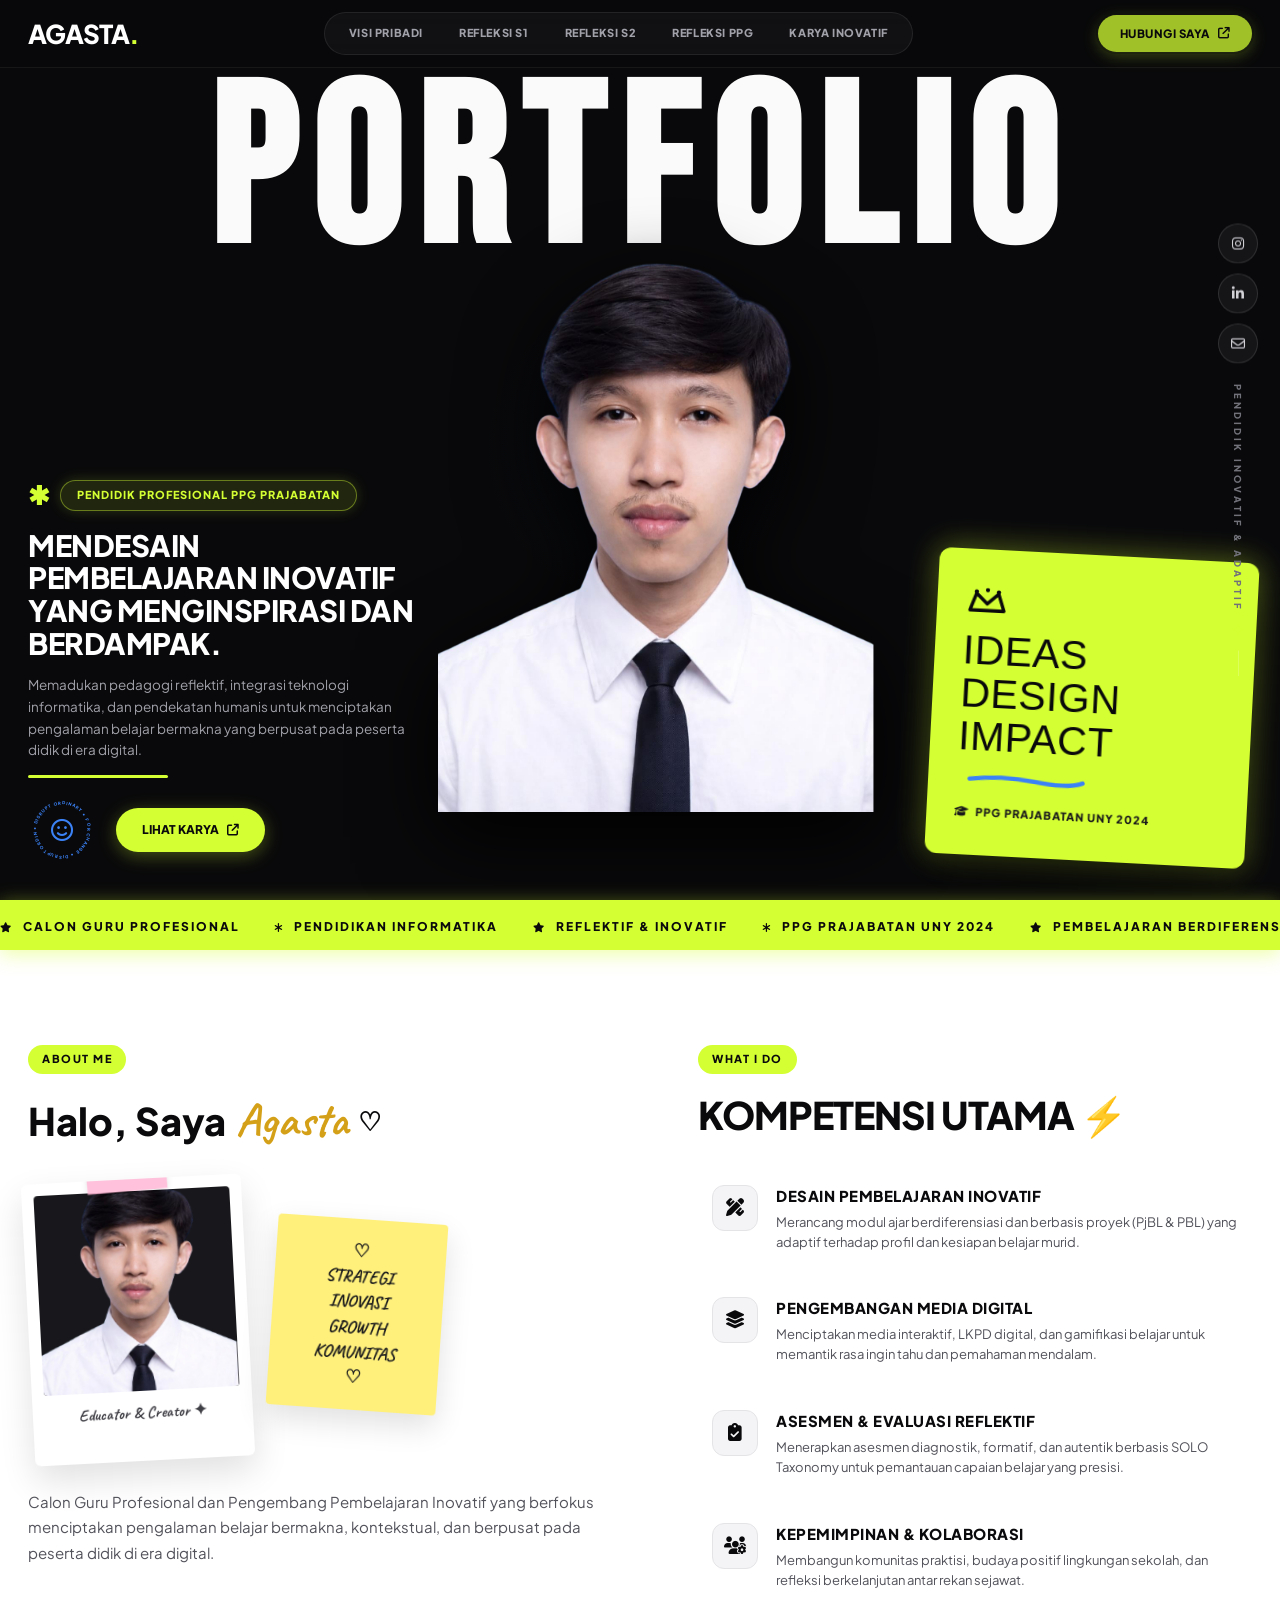
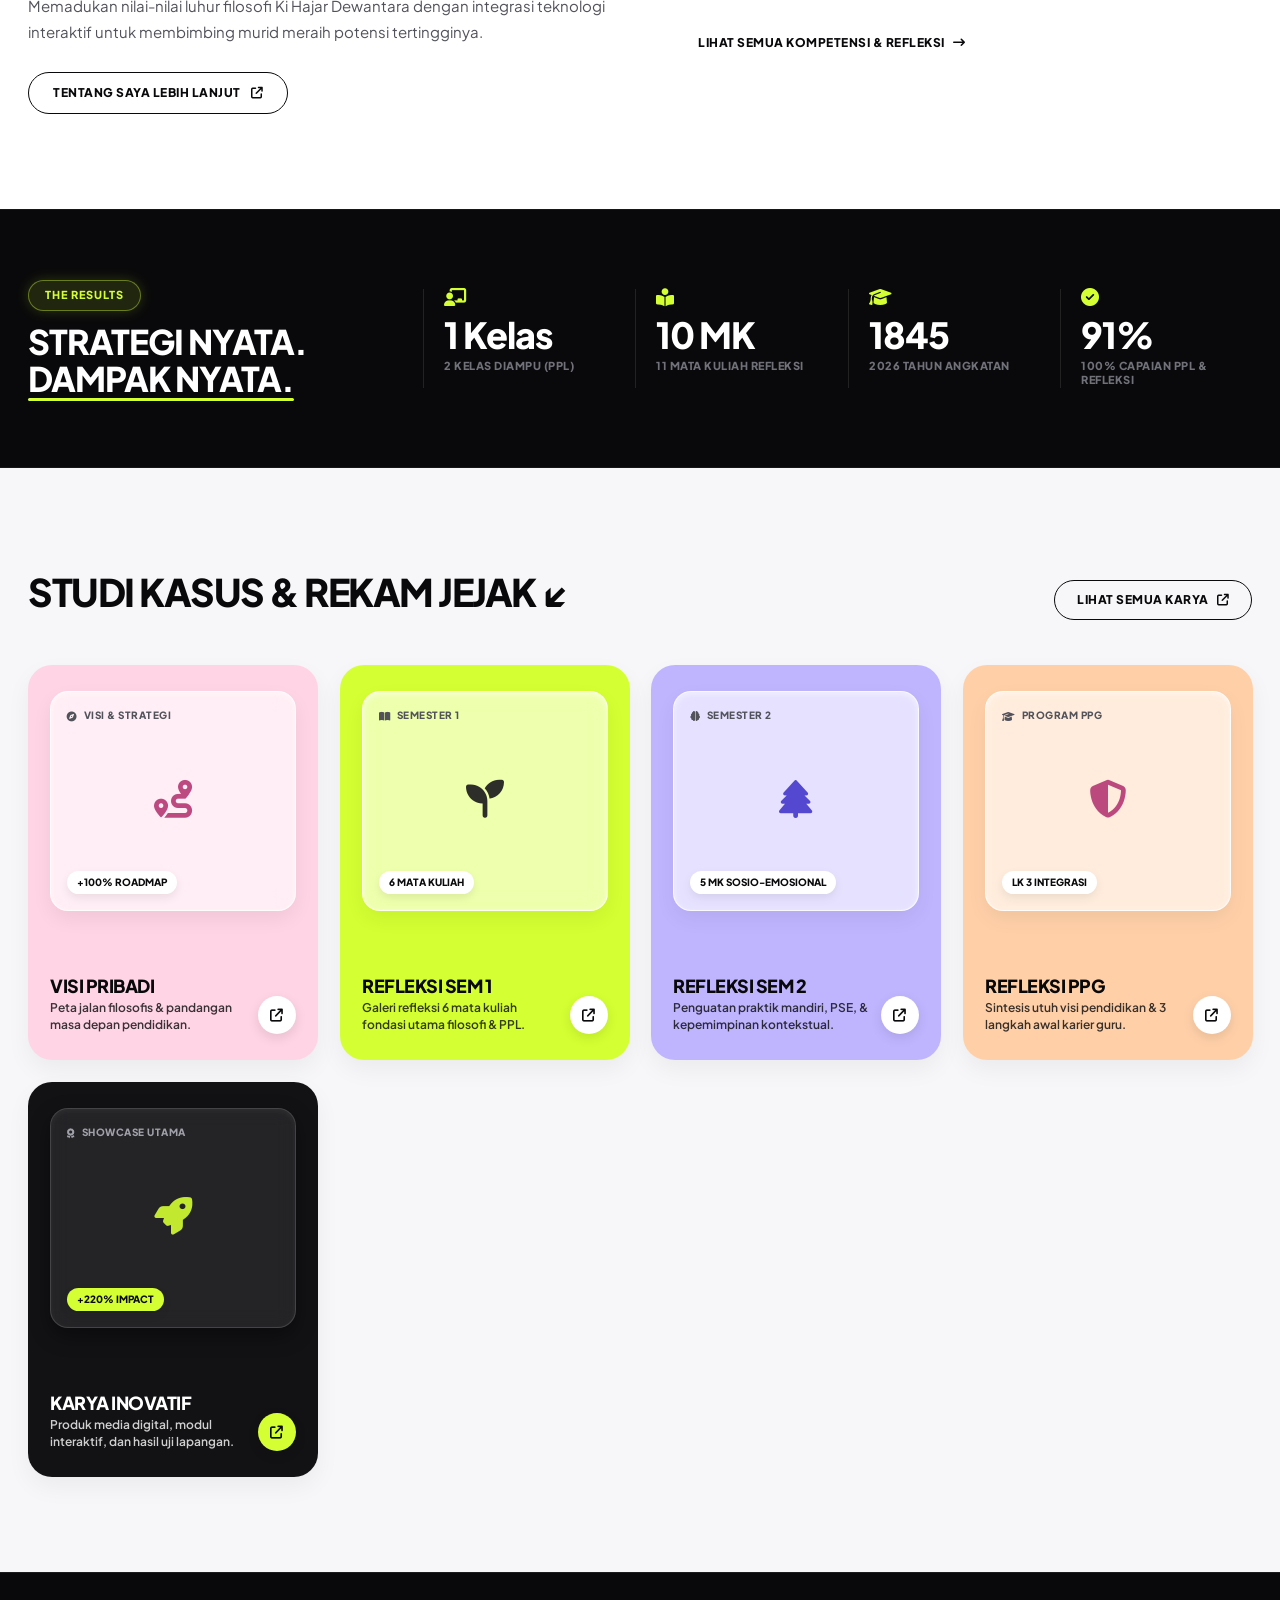
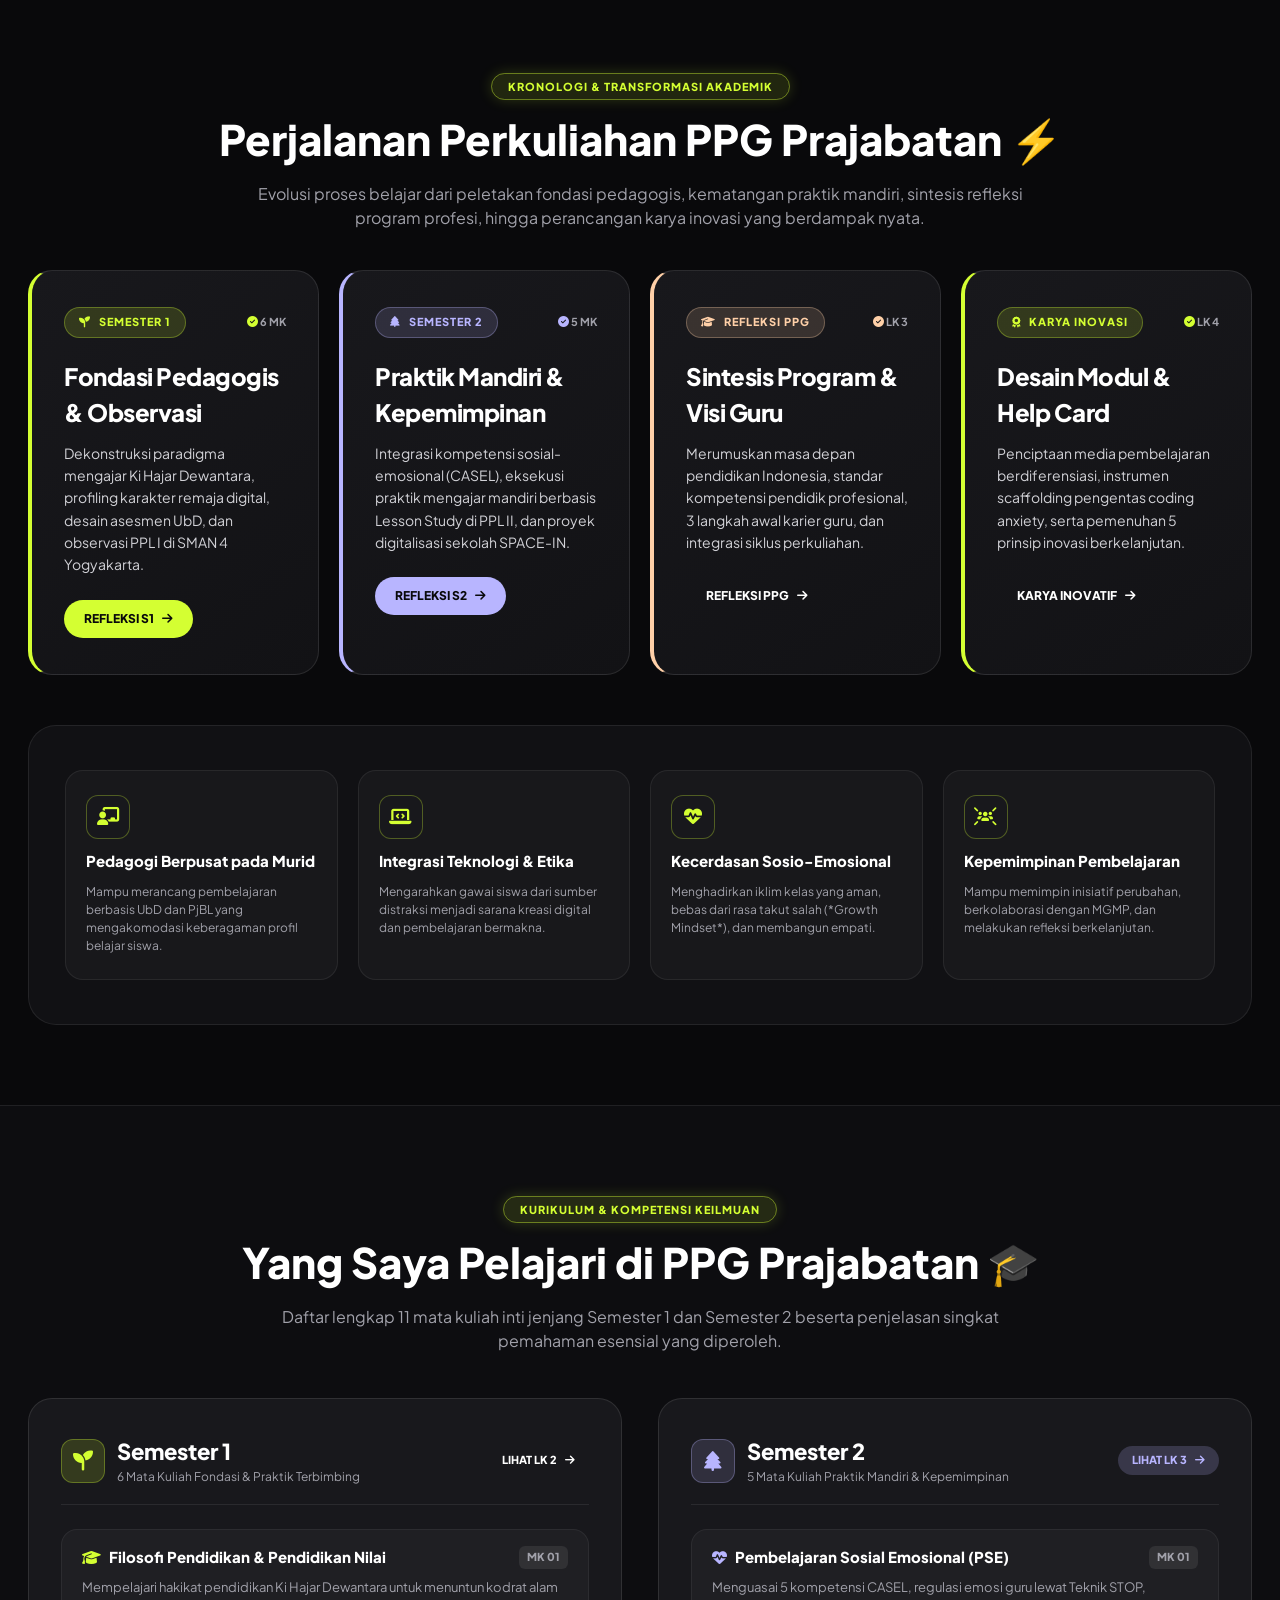
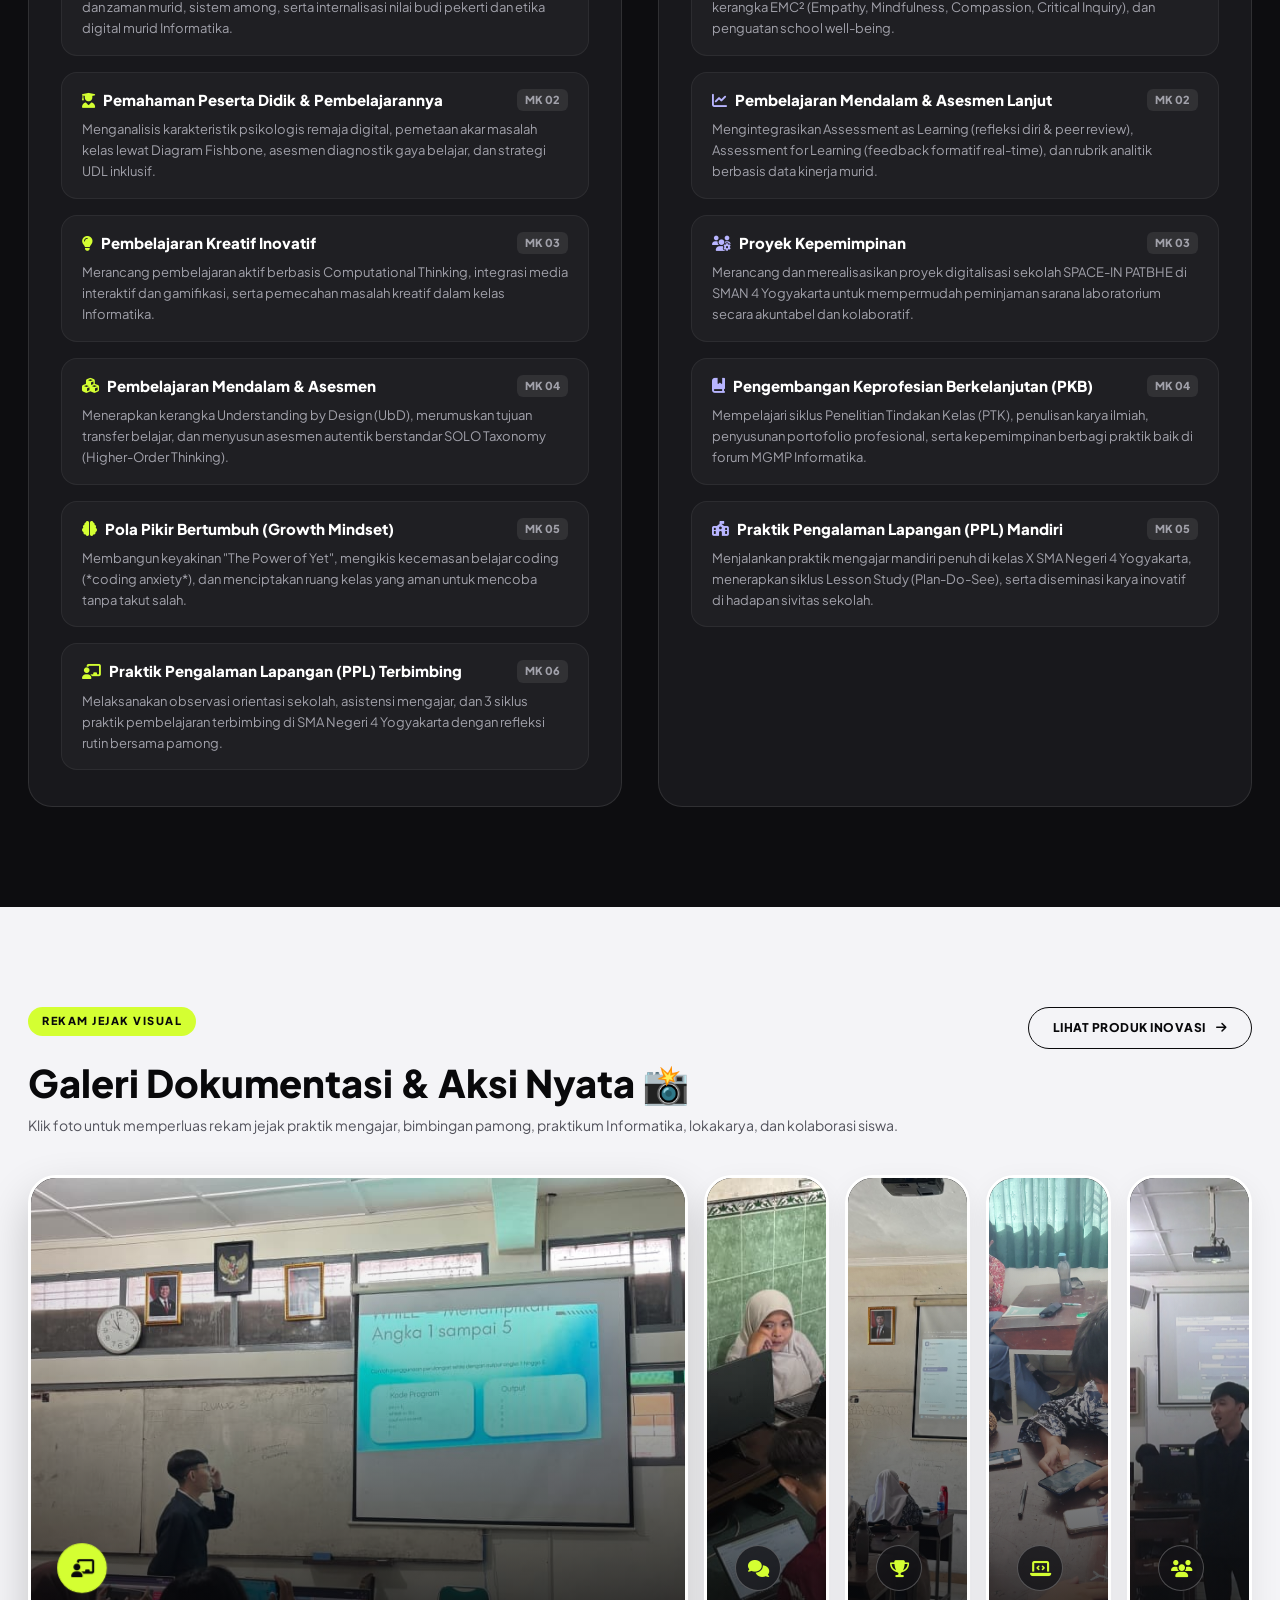
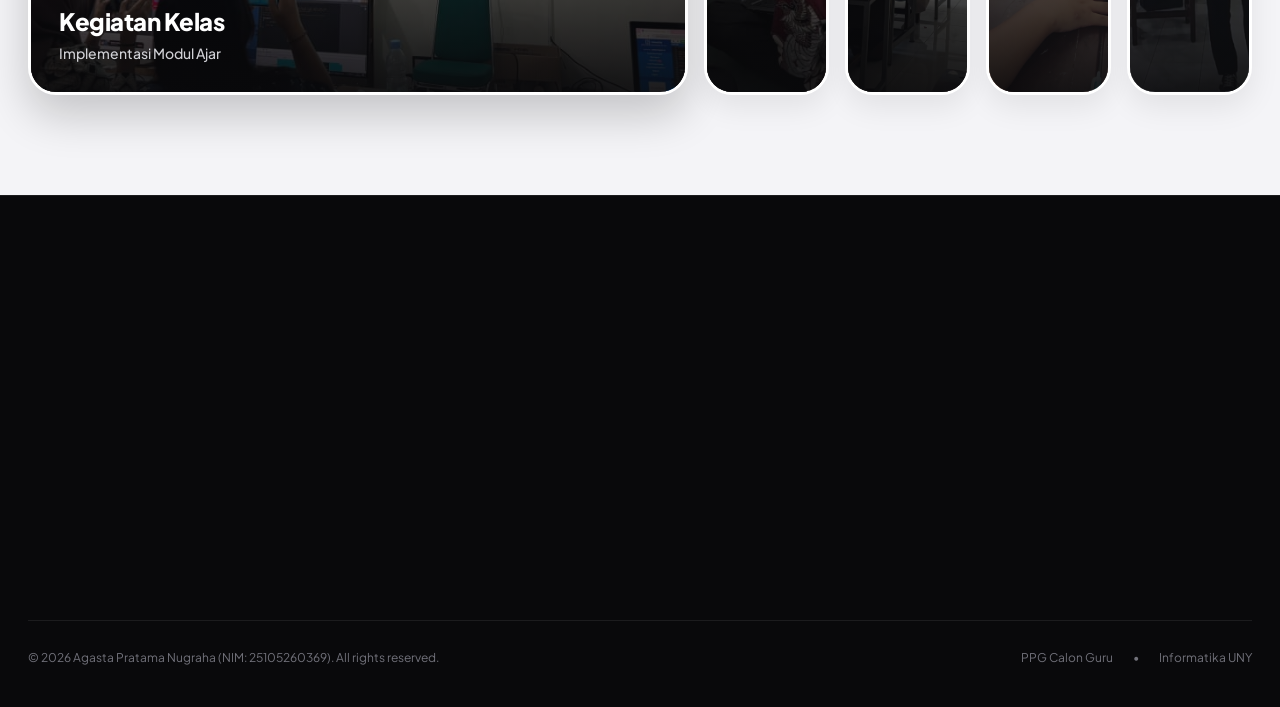
<file: index.html>
<!doctype html>
<html lang="id">
  <head>
    <meta charset="UTF-8" />
    <meta name="viewport" content="width=device-width, initial-scale=1.0" />
    <!-- Favicon Logo UNY -->
    <link rel="icon" type="image/png" href="logo-uny.png" />
    <link rel="apple-touch-icon" href="logo-uny.png" />
    <title>E-Portofolio PPG | Agasta Pratama Nugraha</title>

    <!-- Google Fonts: Plus Jakarta Sans, Caveat, Bebas Neue, Permanent Marker -->
    <link rel="preconnect" href="https://fonts.googleapis.com" />
    <link rel="preconnect" href="https://fonts.gstatic.com" crossorigin />
    <link
      href="https://fonts.googleapis.com/css2?family=Bebas+Neue&family=Caveat:wght@600;700&family=Permanent+Marker&family=Plus+Jakarta+Sans:ital,wght@0,400;0,500;0,600;0,700;0,800;0,900;1,700&display=swap"
      rel="stylesheet"
    />

    <!-- FontAwesome Icons -->
    <link
      rel="stylesheet"
      href="https://cdnjs.cloudflare.com/ajax/libs/font-awesome/6.4.0/css/all.min.css"
    />

    <!-- CSS External & Interactive Animations -->
    <link rel="stylesheet" href="css/index.css" />
    <link rel="stylesheet" href="css/animations.css" />
  </head>

  <body>
    <!-- ==========================================================================
       INTRO / SPLASH / PRELOADER SCREEN (OPENING ANIMATION)
       ========================================================================== -->
    <div class="intro-splash-overlay" id="introSplash">
      <div class="intro-bg-grid"></div>
      <div class="intro-content-card">
        <div class="intro-badge-avatar">
          <div class="intro-avatar-ring"></div>
          <div class="intro-avatar-img-wrap">
            <img
              src="foto.png"
              alt="Agasta Pratama Nugraha"
              onerror="
                this.src =
                  'https://dummyimage.com/180x180/18181c/d4ff32.png&text=Agasta'
              "
            />
          </div>
        </div>

        <div class="intro-sub-tag">
          <span class="dot"></span> PPG CALON GURU INFORMATIKA
        </div>

        <h1 class="intro-name-title">AGASTA PRATAMA <span>NUGRAHA</span></h1>
        <p class="intro-desc-role">
          NIM: 25105260369 • Kelas B/Informatika • Universitas Negeri Yogyakarta
        </p>

        <div class="intro-progress-container">
          <div class="intro-progress-bar" id="splashProgressBar"></div>
        </div>
        <div class="intro-status-text" id="splashStatusText">
          Memuat portofolio pembelajaran interaktif...
        </div>

        <button class="intro-enter-btn" id="splashEnterBtn">
          MASUK PORTOFOLIO <i class="fa-solid fa-arrow-right"></i>
        </button>
      </div>
    </div>

    <!-- STICKY VERTICAL SOCIAL BAR (Right Side) -->
    <aside class="sticky-social-bar" aria-label="Social Media Bar">
      <div class="social-icons-vertical">
        <a
          href="https://instagram.com"
          target="_blank"
          rel="noopener noreferrer"
          aria-label="Instagram"
        >
          <i class="fa-brands fa-instagram"></i>
        </a>
        <a
          href="https://linkedin.com"
          target="_blank"
          rel="noopener noreferrer"
          aria-label="LinkedIn"
        >
          <i class="fa-brands fa-linkedin-in"></i>
        </a>
        <a href="mailto:agasta.pratama@email.com" aria-label="Email">
          <i class="fa-regular fa-envelope"></i>
        </a>
      </div>
      <div class="vertical-text-tag">
        <span>PENDIDIK INOVATIF & ADAPTIF</span>
        <span class="sparkle-doodle">✦</span>
      </div>
    </aside>

    <!-- FLOATING NAVBAR (BRAND "AGASTA." AS HOME BUTTON) -->
    <nav class="navbar">
      <div class="nav-container">
        <!-- Brand AGASTA. acts as home button -->
        <a href="index.html" class="logo">AGASTA<span>.</span></a>

        <!-- Hamburger Button (Mobile) -->
        <button class="hamburger" id="hamburger" aria-label="Toggle menu">
          <span></span>
          <span></span>
          <span></span>
        </button>

        <ul class="nav-links" id="navLinks">
          <li><a href="visi.html">VISI PRIBADI</a></li>
          <li><a href="refleksi-s1.html">REFLEKSI S1</a></li>
          <li><a href="refleksi-s2.html">REFLEKSI S2</a></li>
          <li><a href="refleksi-ppg.html">REFLEKSI PPG</a></li>
          <li><a href="inovasi.html">KARYA INOVATIF</a></li>
        </ul>

        <div class="nav-cta">
          <a href="#kontak" class="btn-pill-neon pulse-badge">
            HUBUNGI SAYA <i class="fa-solid fa-arrow-up-right-from-square"></i>
          </a>
        </div>
      </div>
    </nav>

    <!-- HERO SECTION (MATCHING EXACT COMPOSITION FROM GAMBAR 1) -->
    <header class="hero-section" id="hero">
      <!-- Giant Bold Condensed "PORTFOLIO" spanning the Top (From Gambar 1) -->
      <div class="hero-giant-top-title">PORTFOLIO</div>

      <!-- Main 3-Column Stage Overlapping Title -->
      <div class="container hero-g1-stage">
        <!-- KOLOM KIRI: Asterisk, Bold Statement, Subtext, Blue Smiley Stamp -->
        <div class="hero-g1-left reveal-left">
          <div class="g1-asterisk-badge">
            <span class="g1-asterisk-icon">✱</span>
            <span class="g1-badge-pill"
              >PENDIDIK PROFESIONAL PPG PRAJABATAN</span
            >
          </div>

          <h1 class="g1-mission-title">
            MENDESAIN PEMBELAJARAN INOVATIF YANG MENGINSPIRASI DAN BERDAMPAK.
          </h1>

          <p class="g1-mission-desc">
            Memadukan pedagogi reflektif, integrasi teknologi informatika, dan
            pendekatan humanis untuk menciptakan pengalaman belajar bermakna
            yang berpusat pada peserta didik di era digital.
          </p>

          <div class="g1-divider-line"></div>

          <!-- Bottom Row: CTA Button & Rotating Blue Smiley Stamp (From Gambar 1) -->
          <div class="g1-left-bottom-row">
            <div class="g1-smiley-stamp-wrap floating-rotate">
              <svg viewBox="0 0 160 160" class="g1-stamp-svg">
                <path
                  id="g1StampPath"
                  d="M 80, 80 m -60, 0 a 60,60 0 1,1 120,0 a 60,60 0 1,1 -120,0"
                  fill="none"
                />
                <text>
                  <textPath href="#g1StampPath">
                    • DISRUPT ORDINARY • FOR CHANGE • DISRUPT ORDINARY
                  </textPath>
                </text>
              </svg>
              <div class="g1-stamp-center-smiley">
                <i class="fa-regular fa-face-smile"></i>
              </div>
            </div>

            <a href="#karya" class="btn-g1-cta">
              LIHAT KARYA <i class="fa-solid fa-arrow-up-right-from-square"></i>
            </a>
          </div>
        </div>

        <!-- KOLOM TENGAH: Foto Agasta Center Focus Overlapping Title -->
        <div class="hero-g1-center reveal-scale delay-200">
          <img
            src="foto.png"
            alt="Agasta Pratama Nugraha"
            class="hero-g1-portrait"
            onerror="
              this.src =
                'https://dummyimage.com/600x800/18181c/d4ff32.png&text=Foto+Agasta+(PNG)'
            "
          />
        </div>

        <!-- KOLOM KANAN: Angled Neon Lime Poster with Crown & Graffiti Words (From Gambar 1) -->
        <div class="hero-g1-right reveal-right delay-300">
          <div class="g1-neon-card-poster shimmer-hover">
            <!-- Crown Doodle SVG -->
            <svg
              class="poster-crown-icon floating-gentle"
              viewBox="0 0 50 40"
              fill="none"
              xmlns="http://www.w3.org/2000/svg"
            >
              <path
                d="M5 32 L 12 12 L 25 24 L 38 12 L 45 32 Z"
                stroke="#09090b"
                stroke-width="4"
                stroke-linecap="round"
                stroke-linejoin="round"
              />
              <circle cx="12" cy="10" r="2.5" fill="#09090b" />
              <circle cx="25" cy="8" r="2.5" fill="#09090b" />
              <circle cx="38" cy="10" r="2.5" fill="#09090b" />
            </svg>

            <!-- Graffiti Words -->
            <div class="poster-graffiti-words">
              IDEAS<br />
              DESIGN<br />
              IMPACT
            </div>

            <!-- Blue Brush Underline SVG -->
            <svg
              class="poster-brush-underline"
              viewBox="0 0 140 14"
              fill="none"
              xmlns="http://www.w3.org/2000/svg"
            >
              <path
                d="M4 8 Q 40 2 80 8 T 136 7"
                stroke="#3b82f6"
                stroke-width="5"
                stroke-linecap="round"
              />
            </svg>

            <div class="poster-footer-text">
              <i class="fa-solid fa-graduation-cap"></i> PPG PRAJABATAN UNY 2024
            </div>
          </div>
        </div>
      </div>
    </header>

    <!-- NEON MARQUEE TICKER (PPG, INFORMATIKA, PENDIDIKAN, REFLEKSI, INOVASI) -->
    <div class="neon-marquee-bar" aria-label="Running ticker banner">
      <div class="marquee-track">
        <span><i class="fa-solid fa-star"></i> CALON GURU PROFESIONAL</span>
        <span><i class="fa-solid fa-asterisk"></i> PENDIDIKAN INFORMATIKA</span>
        <span><i class="fa-solid fa-star"></i> REFLEKTIF & INOVATIF</span>
        <span
          ><i class="fa-solid fa-asterisk"></i> PPG PRAJABATAN UNY 2024</span
        >
        <span
          ><i class="fa-solid fa-star"></i> PEMBELAJARAN BERDIFERENSIASI</span
        >
        <span
          ><i class="fa-solid fa-asterisk"></i> INTEGRASI TEKNOLOGI ABAD
          21</span
        >
        <span><i class="fa-solid fa-star"></i> MERDEKA BELAJAR</span>
        <!-- Repeat for smooth loop -->
        <span><i class="fa-solid fa-star"></i> CALON GURU PROFESIONAL</span>
        <span><i class="fa-solid fa-asterisk"></i> PENDIDIKAN INFORMATIKA</span>
        <span><i class="fa-solid fa-star"></i> REFLEKTIF & INOVATIF</span>
        <span
          ><i class="fa-solid fa-asterisk"></i> PPG PRAJABATAN UNY 2024</span
        >
        <span
          ><i class="fa-solid fa-star"></i> PEMBELAJARAN BERDIFERENSIASI</span
        >
        <span
          ><i class="fa-solid fa-asterisk"></i> INTEGRASI TEKNOLOGI ABAD
          21</span
        >
        <span><i class="fa-solid fa-star"></i> MERDEKA BELAJAR</span>
      </div>
    </div>

    <!-- SECTION 2: WHITE BENTO (ABOUT ME & WHAT I DO / SERVICES) -->
    <section class="about-services-section" id="tentang">
      <div class="container about-services-grid">
        <!-- LEFT COLUMN: ABOUT ME with POLAROID & STICKY NOTE -->
        <div class="about-col reveal-left">
          <span class="badge-lilac">ABOUT ME</span>
          <h2 class="about-heading">
            Halo, Saya <span class="about-handwriting">Agasta</span>
            <span class="heart-doodle">♡</span>
          </h2>

          <div class="polaroid-sticky-wrapper">
            <!-- Polaroid Card with Washi Tape -->
            <div class="polaroid-card shimmer-hover">
              <div class="washi-tape-pink"></div>
              <div class="polaroid-img-box">
                <img
                  src="foto.png"
                  alt="Agasta Pratama"
                  onerror="
                    this.src =
                      'https://dummyimage.com/300x300/18181c/ffffff.png&text=Agasta+Polaroid'
                  "
                />
              </div>
              <p class="polaroid-caption">Educator & Creator ✦</p>
            </div>

            <!-- Yellow Sticky Note -->
            <div class="sticky-note-yellow floating-gentle">
              <div class="sticky-note-content">
                ♡<br />
                STRATEGI<br />
                INOVASI<br />
                GROWTH<br />
                KOMUNITAS<br />
                ♡
              </div>
            </div>
          </div>

          <p class="about-bio-text">
            Calon Guru Profesional dan Pengembang Pembelajaran Inovatif yang
            berfokus menciptakan pengalaman belajar bermakna, kontekstual, dan
            berpusat pada peserta didik di era digital.
          </p>
          <p class="about-bio-text">
            Memadukan nilai-nilai luhur filosofi Ki Hajar Dewantara dengan
            integrasi teknologi interaktif untuk membimbing murid meraih potensi
            tertingginya.
          </p>

          <a href="visi.html" class="btn-outline-pill">
            TENTANG SAYA LEBIH LANJUT
            <i class="fa-solid fa-arrow-up-right-from-square"></i>
          </a>
        </div>

        <!-- RIGHT COLUMN: WHAT I DO / KOMPETENSI -->
        <div class="services-col reveal-right delay-200">
          <span class="badge-black">WHAT I DO</span>
          <h2 class="services-heading">KOMPETENSI UTAMA ⚡</h2>

          <div class="services-list">
            <!-- Item 1 -->
            <div class="service-item reveal delay-100">
              <div class="service-icon-box">
                <i class="fa-solid fa-pen-ruler"></i>
              </div>
              <div class="service-info">
                <h4>Desain Pembelajaran Inovatif</h4>
                <p>
                  Merancang modul ajar berdiferensiasi dan berbasis proyek (PjBL
                  & PBL) yang adaptif terhadap profil dan kesiapan belajar
                  murid.
                </p>
              </div>
            </div>

            <!-- Item 2 -->
            <div class="service-item reveal delay-200">
              <div class="service-icon-box">
                <i class="fa-solid fa-layer-group"></i>
              </div>
              <div class="service-info">
                <h4>Pengembangan Media Digital</h4>
                <p>
                  Menciptakan media interaktif, LKPD digital, dan gamifikasi
                  belajar untuk memantik rasa ingin tahu dan pemahaman mendalam.
                </p>
              </div>
            </div>

            <!-- Item 3 -->
            <div class="service-item reveal delay-300">
              <div class="service-icon-box">
                <i class="fa-solid fa-clipboard-check"></i>
              </div>
              <div class="service-info">
                <h4>Asesmen & Evaluasi Reflektif</h4>
                <p>
                  Menerapkan asesmen diagnostik, formatif, dan autentik berbasis
                  SOLO Taxonomy untuk pemantauan capaian belajar yang presisi.
                </p>
              </div>
            </div>

            <!-- Item 4 -->
            <div class="service-item reveal delay-400">
              <div class="service-icon-box">
                <i class="fa-solid fa-users-gear"></i>
              </div>
              <div class="service-info">
                <h4>Kepemimpinan & Kolaborasi</h4>
                <p>
                  Membangun komunitas praktisi, budaya positif lingkungan
                  sekolah, dan refleksi berkelanjutan antar rekan sejawat.
                </p>
              </div>
            </div>
          </div>

          <a href="refleksi-s1.html" class="services-footer-link">
            LIHAT SEMUA KOMPETENSI & REFLEKSI
            <i class="fa-solid fa-arrow-right-long"></i>
          </a>
        </div>
      </div>
    </section>

    <!-- SECTION 3: DARK STATS BAR (REAL STRATEGIES. REAL RESULTS.) -->
    <section class="results-stats-section">
      <div class="container results-grid">
        <div class="results-left reveal-left">
          <span class="badge-outline-results">THE RESULTS</span>
          <h2 class="results-title">
            STRATEGI NYATA.<br />
            <span class="neon-underline-text">DAMPAK NYATA.</span>
          </h2>
        </div>

        <div class="stats-4col">
          <!-- Metric 1: 2 Kelas Diampu -->
          <div class="stat-metric-item reveal-scale delay-100">
            <i class="fa-solid fa-chalkboard-user stat-icon"></i>
            <span
              class="stat-big-num"
              data-counter-target="2"
              data-counter-suffix=" Kelas"
              >0 Kelas</span
            >
            <span class="stat-label-text">2 KELAS DIAMPU (PPL)</span>
          </div>

          <!-- Metric 2: 11 Mata Kuliah -->
          <div class="stat-metric-item reveal-scale delay-200">
            <i class="fa-solid fa-book-open-reader stat-icon"></i>
            <span
              class="stat-big-num"
              data-counter-target="11"
              data-counter-suffix=" MK"
              >0 MK</span
            >
            <span class="stat-label-text">11 MATA KULIAH REFLEKSI</span>
          </div>

          <!-- Metric 3: 2026 Tahun Angkatan -->
          <div class="stat-metric-item reveal-scale delay-300">
            <i class="fa-solid fa-graduation-cap stat-icon"></i>
            <span
              class="stat-big-num"
              data-counter-target="2026"
              data-counter-suffix=""
              >0</span
            >
            <span class="stat-label-text">2026 TAHUN ANGKATAN</span>
          </div>

          <!-- Metric 4: 100% Capaian Praktik -->
          <div class="stat-metric-item reveal-scale delay-400">
            <i class="fa-solid fa-circle-check stat-icon"></i>
            <span
              class="stat-big-num"
              data-counter-target="100"
              data-counter-suffix="%"
              >0%</span
            >
            <span class="stat-label-text">100% CAPAIAN PPL &amp; REFLEKSI</span>
          </div>
        </div>
      </div>
    </section>

    <!-- SECTION 4: FEATURED WORK (MATCHING EXACT COLORFUL CARDS FROM IMAGE 2) -->
    <section class="featured-work-section" id="karya">
      <div class="container">
        <div class="section-top-bar reveal">
          <div class="featured-heading-wrap">
            <h2 class="featured-heading">STUDI KASUS & REKAM JEJAK ↙</h2>
          </div>
          <a href="inovasi.html" class="btn-pill-light">
            LIHAT SEMUA KARYA
            <i class="fa-solid fa-arrow-up-right-from-square"></i>
          </a>
        </div>

        <div class="bento-work-grid">
          <!-- CARD 1: VISI PRIBADI (PASTEL PINK) -->
          <a
            href="visi.html"
            class="bento-work-card card-pink reveal-scale delay-100 shimmer-hover"
          >
            <div class="phone-mockup-frame">
              <div class="mockup-inner-screen">
                <div class="mockup-top-meta">
                  <i class="fa-solid fa-compass"></i>
                  <span>VISI & STRATEGI</span>
                </div>
                <div class="mockup-center-icon">
                  <i class="fa-solid fa-route"></i>
                </div>
                <div class="mockup-growth-pill">+100% ROADMAP</div>
              </div>
            </div>
            <div class="card-meta-bottom">
              <div class="card-title-group">
                <h3>VISI PRIBADI</h3>
                <p>Peta jalan filosofis & pandangan masa depan pendidikan.</p>
              </div>
              <div class="card-circle-btn">
                <i class="fa-solid fa-arrow-up-right-from-square"></i>
              </div>
            </div>
          </a>

          <!-- CARD 2: REFLEKSI SEMESTER 1 (NEON LIME) -->
          <a
            href="refleksi-s1.html"
            class="bento-work-card card-lime reveal-scale delay-200 shimmer-hover"
          >
            <div class="phone-mockup-frame">
              <div class="mockup-inner-screen">
                <div class="mockup-top-meta">
                  <i class="fa-solid fa-book-open"></i>
                  <span>SEMESTER 1</span>
                </div>
                <div class="mockup-center-icon">
                  <i class="fa-solid fa-seedling"></i>
                </div>
                <div class="mockup-growth-pill">6 MATA KULIAH</div>
              </div>
            </div>
            <div class="card-meta-bottom">
              <div class="card-title-group">
                <h3>REFLEKSI SEM 1</h3>
                <p>
                  Galeri refleksi 6 mata kuliah fondasi utama filosofi & PPL.
                </p>
              </div>
              <div class="card-circle-btn">
                <i class="fa-solid fa-arrow-up-right-from-square"></i>
              </div>
            </div>
          </a>

          <!-- CARD 3: REFLEKSI SEMESTER 2 (PASTEL LILAC / LAVENDER) -->
          <a
            href="refleksi-s2.html"
            class="bento-work-card card-lilac reveal-scale delay-300 shimmer-hover"
          >
            <div class="phone-mockup-frame">
              <div class="mockup-inner-screen">
                <div class="mockup-top-meta">
                  <i class="fa-solid fa-brain"></i>
                  <span>SEMESTER 2</span>
                </div>
                <div class="mockup-center-icon">
                  <i class="fa-solid fa-tree"></i>
                </div>
                <div class="mockup-growth-pill">5 MK SOSIO-EMOSIONAL</div>
              </div>
            </div>
            <div class="card-meta-bottom">
              <div class="card-title-group">
                <h3>REFLEKSI SEM 2</h3>
                <p>
                  Penguatan praktik mandiri, PSE, &amp; kepemimpinan kontekstual.
                </p>
              </div>
              <div class="card-circle-btn">
                <i class="fa-solid fa-arrow-up-right-from-square"></i>
              </div>
            </div>
          </a>

          <!-- CARD 4: REFLEKSI PROGRAM PPG (PASTEL PEACH) -->
          <a
            href="refleksi-ppg.html"
            class="bento-work-card card-pink reveal-scale delay-400 shimmer-hover"
            style="background: #ffd0a8; border-color: #ffd0a8;"
          >
            <div class="phone-mockup-frame">
              <div class="mockup-inner-screen">
                <div class="mockup-top-meta">
                  <i class="fa-solid fa-graduation-cap"></i>
                  <span>PROGRAM PPG</span>
                </div>
                <div class="mockup-center-icon">
                  <i class="fa-solid fa-shield-halved"></i>
                </div>
                <div class="mockup-growth-pill">LK 3 INTEGRASI</div>
              </div>
            </div>
            <div class="card-meta-bottom">
              <div class="card-title-group">
                <h3>REFLEKSI PPG</h3>
                <p>
                  Sintesis utuh visi pendidikan &amp; 3 langkah awal karier guru.
                </p>
              </div>
              <div class="card-circle-btn">
                <i class="fa-solid fa-arrow-up-right-from-square"></i>
              </div>
            </div>
          </a>

          <!-- CARD 5: KARYA INOVATIF (DEEP BLACK) -->
          <a
            href="inovasi.html"
            class="bento-work-card card-dark reveal-scale delay-500 shimmer-hover"
          >
            <div class="phone-mockup-frame">
              <div class="mockup-inner-screen">
                <div class="mockup-top-meta">
                  <i class="fa-solid fa-award"></i>
                  <span>SHOWCASE UTAMA</span>
                </div>
                <div class="mockup-center-icon">
                  <i class="fa-solid fa-rocket"></i>
                </div>
                <div class="mockup-growth-pill">+220% IMPACT</div>
              </div>
            </div>
            <div class="card-meta-bottom">
              <div class="card-title-group">
                <h3>KARYA INOVATIF</h3>
                <p>
                  Produk media digital, modul interaktif, dan hasil uji
                  lapangan.
                </p>
              </div>
              <div class="card-circle-btn">
                <i class="fa-solid fa-arrow-up-right-from-square"></i>
              </div>
            </div>
          </a>
        </div>
      </div>
    </section>

    <!-- ==========================================================================
       SECTION 5: PERJALANAN PERKULIAHAN (SEMESTER 1, SEMESTER 2, REFLEKSI PPG & KARYA INOVASI)
       ========================================================================== -->
    <section class="journey-timeline-section" id="perjalanan">
      <div class="container">
        <div
          class="section-top-title-group reveal"
          style="text-align: center; margin-bottom: 30px"
        >
          <span class="g1-badge-pill">KRONOLOGI &amp; TRANSFORMASI AKADEMIK</span>
          <h2
            style="
              color: #ffffff;
              font-size: clamp(28px, 3.5vw, 42px);
              font-weight: 900;
              margin-top: 10px;
            "
          >
            Perjalanan Perkuliahan PPG Prajabatan ⚡
          </h2>
          <p style="color: #a1a1aa; max-width: 780px; margin: 12px auto 0">
            Evolusi proses belajar dari peletakan fondasi pedagogis, kematangan praktik mandiri, 
            sintesis refleksi program profesi, hingga perancangan karya inovasi yang berdampak nyata.
          </p>
        </div>

        <!-- 4 JOURNEY PROGRESSION CARDS -->
        <div class="journey-4col-grid">
          <!-- CARD 1: SEMESTER 1 -->
          <div class="journey-card journey-card-s1 reveal-left delay-100">
            <div class="journey-top-meta">
              <span class="journey-badge">
                <i class="fa-solid fa-seedling"></i> SEMESTER 1
              </span>
              <span class="journey-status-tag"
                ><i class="fa-solid fa-circle-check text-lime"></i> 6 MK</span
              >
            </div>

            <h3>Fondasi Pedagogis &amp; Observasi</h3>
            <p class="journey-lead">
              Dekonstruksi paradigma mengajar Ki Hajar Dewantara, profiling karakter remaja digital, desain asesmen UbD, dan observasi PPL I di SMAN 4 Yogyakarta.
            </p>

            <a href="refleksi-s1.html" class="btn-journey-view">
              REFLEKSI S1 <i class="fa-solid fa-arrow-right"></i>
            </a>
          </div>

          <!-- CARD 2: SEMESTER 2 -->
          <div class="journey-card journey-card-s2 reveal-scale delay-200">
            <div class="journey-top-meta">
              <span class="journey-badge">
                <i class="fa-solid fa-tree"></i> SEMESTER 2
              </span>
              <span class="journey-status-tag"
                ><i class="fa-solid fa-circle-check text-lilac"></i> 5 MK</span
              >
            </div>

            <h3>Praktik Mandiri &amp; Kepemimpinan</h3>
            <p class="journey-lead">
              Integrasi kompetensi sosial-emosional (CASEL), eksekusi praktik mengajar mandiri berbasis Lesson Study di PPL II, dan proyek digitalisasi sekolah SPACE-IN.
            </p>

            <a href="refleksi-s2.html" class="btn-journey-view">
              REFLEKSI S2 <i class="fa-solid fa-arrow-right"></i>
            </a>
          </div>

          <!-- CARD 3: REFLEKSI PPG -->
          <div class="journey-card journey-card-ppg reveal-scale delay-300">
            <div class="journey-top-meta">
              <span class="journey-badge">
                <i class="fa-solid fa-graduation-cap"></i> REFLEKSI PPG
              </span>
              <span class="journey-status-tag"
                ><i class="fa-solid fa-circle-check" style="color: #ffd0a8;"></i> LK 3</span
              >
            </div>

            <h3>Sintesis Program &amp; Visi Guru</h3>
            <p class="journey-lead">
              Merumuskan masa depan pendidikan Indonesia, standar kompetensi pendidik profesional, 3 langkah awal karier guru, dan integrasi siklus perkuliahan.
            </p>

            <a href="refleksi-ppg.html" class="btn-journey-view">
              REFLEKSI PPG <i class="fa-solid fa-arrow-right"></i>
            </a>
          </div>

          <!-- CARD 4: KARYA INOVASI -->
          <div class="journey-card journey-card-inovasi reveal-right delay-400">
            <div class="journey-top-meta">
              <span class="journey-badge">
                <i class="fa-solid fa-award"></i> KARYA INOVASI
              </span>
              <span class="journey-status-tag"
                ><i class="fa-solid fa-circle-check text-lime"></i> LK 4</span
              >
            </div>

            <h3>Desain Modul &amp; Help Card</h3>
            <p class="journey-lead">
              Penciptaan media pembelajaran berdiferensiasi, instrumen scaffolding pengentas coding anxiety, serta pemenuhan 5 prinsip inovasi berkelanjutan.
            </p>

            <a href="inovasi.html" class="btn-journey-view">
              KARYA INOVATIF <i class="fa-solid fa-arrow-right"></i>
            </a>
          </div>
        </div>

        <!-- WHAT I GOT (APA YANG DIDAPAT) DIRECT 4 CARDS -->
        <div class="outcomes-wrap-box reveal-scale delay-300" style="margin-top: 50px;">
          <div class="outcomes-grid-4">
            <div class="outcome-box">
              <div class="outcome-icon">
                <i class="fa-solid fa-chalkboard-user"></i>
              </div>
              <h4>Pedagogi Berpusat pada Murid</h4>
              <p>
                Mampu merancang pembelajaran berbasis UbD dan PjBL yang
                mengakomodasi keberagaman profil belajar siswa.
              </p>
            </div>

            <div class="outcome-box">
              <div class="outcome-icon">
                <i class="fa-solid fa-laptop-code"></i>
              </div>
              <h4>Integrasi Teknologi &amp; Etika</h4>
              <p>
                Mengarahkan gawai siswa dari sumber distraksi menjadi sarana
                kreasi digital dan pembelajaran bermakna.
              </p>
            </div>

            <div class="outcome-box">
              <div class="outcome-icon">
                <i class="fa-solid fa-heart-pulse"></i>
              </div>
              <h4>Kecerdasan Sosio-Emosional</h4>
              <p>
                Menghadirkan iklim kelas yang aman, bebas dari rasa takut salah
                (*Growth Mindset*), dan membangun empati.
              </p>
            </div>

            <div class="outcome-box">
              <div class="outcome-icon">
                <i class="fa-solid fa-users-rays"></i>
              </div>
              <h4>Kepemimpinan Pembelajaran</h4>
              <p>
                Mampu memimpin inisiatif perubahan, berkolaborasi dengan MGMP,
                dan melakukan refleksi berkelanjutan.
              </p>
            </div>
          </div>
        </div>
      </div>
    </section>

    <!-- ==========================================================================
       SECTION BARU: YANG SAYA PELAJARI DI PPG PRAJABATAN (SEMESTER 1 & SEMESTER 2)
       ========================================================================== -->
    <section class="what-i-learned-section" id="yang-dipelajari">
      <div class="container">
        <div class="section-top-title-group reveal" style="text-align: center;">
          <span class="g1-badge-pill">KURIKULUM &amp; KOMPETENSI KEILMUAN</span>
          <h2
            style="
              color: #ffffff;
              font-size: clamp(28px, 3.5vw, 42px);
              font-weight: 900;
              margin-top: 10px;
            "
          >
            Yang Saya Pelajari di PPG Prajabatan 🎓
          </h2>
          <p style="color: #a1a1aa; max-width: 780px; margin: 12px auto 0">
            Daftar lengkap 11 mata kuliah inti jenjang Semester 1 dan Semester 2 beserta penjelasan singkat pemahaman esensial yang diperoleh.
          </p>
        </div>

        <div class="learned-dual-grid">
          <!-- KOLOM SEMESTER 1 (6 MATA KULIAH) -->
          <div class="learned-sem-card reveal-left delay-100">
            <div class="learned-sem-header">
              <div class="learned-sem-title">
                <div class="sem-icon-pill pill-s1">
                  <i class="fa-solid fa-seedling"></i>
                </div>
                <div>
                  <h3>Semester 1</h3>
                  <span>6 Mata Kuliah Fondasi &amp; Praktik Terbimbing</span>
                </div>
              </div>
              <a href="refleksi-s1.html" class="btn-journey-view" style="padding: 6px 14px; font-size: 11px;">
                Lihat LK 2 <i class="fa-solid fa-arrow-right"></i>
              </a>
            </div>

            <div class="learned-courses-list">
              <!-- MK 1 -->
              <div class="learned-course-item">
                <div class="course-item-top">
                  <span class="course-item-name">
                    <i class="fa-solid fa-graduation-cap text-lime"></i>
                    Filosofi Pendidikan &amp; Pendidikan Nilai
                  </span>
                  <span class="course-item-num">MK 01</span>
                </div>
                <p class="course-item-desc">
                  Mempelajari hakikat pendidikan Ki Hajar Dewantara untuk menuntun kodrat alam dan zaman murid, sistem among, serta internalisasi nilai budi pekerti dan etika digital murid Informatika.
                </p>
              </div>

              <!-- MK 2 -->
              <div class="learned-course-item">
                <div class="course-item-top">
                  <span class="course-item-name">
                    <i class="fa-solid fa-user-graduate text-lime"></i>
                    Pemahaman Peserta Didik &amp; Pembelajarannya
                  </span>
                  <span class="course-item-num">MK 02</span>
                </div>
                <p class="course-item-desc">
                  Menganalisis karakteristik psikologis remaja digital, pemetaan akar masalah kelas lewat Diagram Fishbone, asesmen diagnostik gaya belajar, dan strategi UDL inklusif.
                </p>
              </div>

              <!-- MK 3 -->
              <div class="learned-course-item">
                <div class="course-item-top">
                  <span class="course-item-name">
                    <i class="fa-solid fa-lightbulb text-lime"></i>
                    Pembelajaran Kreatif Inovatif
                  </span>
                  <span class="course-item-num">MK 03</span>
                </div>
                <p class="course-item-desc">
                  Merancang pembelajaran aktif berbasis Computational Thinking, integrasi media interaktif dan gamifikasi, serta pemecahan masalah kreatif dalam kelas Informatika.
                </p>
              </div>

              <!-- MK 4 -->
              <div class="learned-course-item">
                <div class="course-item-top">
                  <span class="course-item-name">
                    <i class="fa-solid fa-cubes text-lime"></i>
                    Pembelajaran Mendalam &amp; Asesmen
                  </span>
                  <span class="course-item-num">MK 04</span>
                </div>
                <p class="course-item-desc">
                  Menerapkan kerangka Understanding by Design (UbD), merumuskan tujuan transfer belajar, dan menyusun asesmen autentik berstandar SOLO Taxonomy (Higher-Order Thinking).
                </p>
              </div>

              <!-- MK 5 -->
              <div class="learned-course-item">
                <div class="course-item-top">
                  <span class="course-item-name">
                    <i class="fa-solid fa-brain text-lime"></i>
                    Pola Pikir Bertumbuh (Growth Mindset)
                  </span>
                  <span class="course-item-num">MK 05</span>
                </div>
                <p class="course-item-desc">
                  Membangun keyakinan "The Power of Yet", mengikis kecemasan belajar coding (*coding anxiety*), dan menciptakan ruang kelas yang aman untuk mencoba tanpa takut salah.
                </p>
              </div>

              <!-- MK 6 -->
              <div class="learned-course-item">
                <div class="course-item-top">
                  <span class="course-item-name">
                    <i class="fa-solid fa-chalkboard-user text-lime"></i>
                    Praktik Pengalaman Lapangan (PPL) Terbimbing
                  </span>
                  <span class="course-item-num">MK 06</span>
                </div>
                <p class="course-item-desc">
                  Melaksanakan observasi orientasi sekolah, asistensi mengajar, dan 3 siklus praktik pembelajaran terbimbing di SMA Negeri 4 Yogyakarta dengan refleksi rutin bersama pamong.
                </p>
              </div>
            </div>
          </div>

          <!-- KOLOM SEMESTER 2 (5 MATA KULIAH) -->
          <div class="learned-sem-card reveal-right delay-200">
            <div class="learned-sem-header">
              <div class="learned-sem-title">
                <div class="sem-icon-pill pill-s2">
                  <i class="fa-solid fa-tree"></i>
                </div>
                <div>
                  <h3>Semester 2</h3>
                  <span>5 Mata Kuliah Praktik Mandiri &amp; Kepemimpinan</span>
                </div>
              </div>
              <a href="refleksi-s2.html" class="btn-journey-view" style="padding: 6px 14px; font-size: 11px; background: rgba(184, 181, 255, 0.2); color: var(--pastel-lilac);">
                Lihat LK 3 <i class="fa-solid fa-arrow-right"></i>
              </a>
            </div>

            <div class="learned-courses-list">
              <!-- MK 1 (S2) -->
              <div class="learned-course-item">
                <div class="course-item-top">
                  <span class="course-item-name">
                    <i class="fa-solid fa-heart-pulse text-lilac"></i>
                    Pembelajaran Sosial Emosional (PSE)
                  </span>
                  <span class="course-item-num">MK 01</span>
                </div>
                <p class="course-item-desc">
                  Menguasai 5 kompetensi CASEL, regulasi emosi guru lewat Teknik STOP, kerangka EMC² (Empathy, Mindfulness, Compassion, Critical Inquiry), dan penguatan school well-being.
                </p>
              </div>

              <!-- MK 2 (S2) -->
              <div class="learned-course-item">
                <div class="course-item-top">
                  <span class="course-item-name">
                    <i class="fa-solid fa-chart-line text-lilac"></i>
                    Pembelajaran Mendalam &amp; Asesmen Lanjut
                  </span>
                  <span class="course-item-num">MK 02</span>
                </div>
                <p class="course-item-desc">
                  Mengintegrasikan Assessment as Learning (refleksi diri &amp; peer review), Assessment for Learning (feedback formatif real-time), dan rubrik analitik berbasis data kinerja murid.
                </p>
              </div>

              <!-- MK 3 (S2) -->
              <div class="learned-course-item">
                <div class="course-item-top">
                  <span class="course-item-name">
                    <i class="fa-solid fa-users-gear text-lilac"></i>
                    Proyek Kepemimpinan
                  </span>
                  <span class="course-item-num">MK 03</span>
                </div>
                <p class="course-item-desc">
                  Merancang dan merealisasikan proyek digitalisasi sekolah SPACE-IN PATBHE di SMAN 4 Yogyakarta untuk mempermudah peminjaman sarana laboratorium secara akuntabel dan kolaboratif.
                </p>
              </div>

              <!-- MK 4 (S2) -->
              <div class="learned-course-item">
                <div class="course-item-top">
                  <span class="course-item-name">
                    <i class="fa-solid fa-book-bookmark text-lilac"></i>
                    Pengembangan Keprofesian Berkelanjutan (PKB)
                  </span>
                  <span class="course-item-num">MK 04</span>
                </div>
                <p class="course-item-desc">
                  Mempelajari siklus Penelitian Tindakan Kelas (PTK), penulisan karya ilmiah, penyusunan portofolio profesional, serta kepemimpinan berbagi praktik baik di forum MGMP Informatika.
                </p>
              </div>

              <!-- MK 5 (S2) -->
              <div class="learned-course-item">
                <div class="course-item-top">
                  <span class="course-item-name">
                    <i class="fa-solid fa-school-flag text-lilac"></i>
                    Praktik Pengalaman Lapangan (PPL) Mandiri
                  </span>
                  <span class="course-item-num">MK 05</span>
                </div>
                <p class="course-item-desc">
                  Menjalankan praktik mengajar mandiri penuh di kelas X SMA Negeri 4 Yogyakarta, menerapkan siklus Lesson Study (Plan-Do-See), serta diseminasi karya inovatif di hadapan sivitas sekolah.
                </p>
              </div>
            </div>
          </div>
        </div>
      </div>
    </section>

    <!-- ==========================================================================
       SECTION 6: DOKUMENTASI & GALERI KEGIATAN PPG (5-PHOTO EXPANDING ACCORDION)
       ========================================================================== -->
    <section class="gallery-section" id="galeri">
      <div class="container">
        <div class="gallery-top-bar reveal">
          <div>
            <span class="badge-black">REKAM JEJAK VISUAL</span>
            <h2
              style="
                font-size: clamp(28px, 3.5vw, 38px);
                font-weight: 900;
                margin-top: 6px;
                color: #09090b;
              "
            >
              Galeri Dokumentasi & Aksi Nyata 📸
            </h2>
            <p style="color: #52525b; font-size: 14px; margin-top: 4px">
              Klik foto untuk memperluas rekam jejak praktik mengajar, bimbingan
              pamong, praktikum Informatika, lokakarya, dan kolaborasi siswa.
            </p>
          </div>
          <a
            href="inovasi.html"
            class="btn-outline-pill"
            style="border-color: #09090b; color: #09090b"
          >
            LIHAT PRODUK INOVASI <i class="fa-solid fa-arrow-right"></i>
          </a>
        </div>

        <!-- 5-PHOTO EXPANDABLE ACCORDION GALLERY (REFERENSI GAMBAR 1) -->
        <div
          class="expand-gallery-container reveal-scale delay-100"
          id="expandGallery"
        >
          <!-- Foto 1 (Active by Default) -->
          <div
            class="expand-gallery-card active"
            onclick="activateExpandCard(this)"
          >
            <img
              src="foto1.jpeg"
              alt="Kegiatan Kelas - Implementasi Modul Ajar"
              class="expand-gallery-img"
            />
            <div class="expand-card-overlay">
              <div class="expand-icon-badge">
                <i class="fa-solid fa-chalkboard-user"></i>
              </div>
              <div class="expand-card-text">
                <h4 class="expand-title">Kegiatan Kelas</h4>
                <p class="expand-subtitle">Implementasi Modul Ajar</p>
              </div>
            </div>
          </div>

          <!-- Foto 2 -->
          <div class="expand-gallery-card" onclick="activateExpandCard(this)">
            <img
              src="foto2.jpeg"
              alt="Bimbingan Pamong - Refleksi Lesson Study"
              class="expand-gallery-img"
            />
            <div class="expand-card-overlay">
              <div class="expand-icon-badge">
                <i class="fa-solid fa-comments"></i>
              </div>
              <div class="expand-card-text">
                <h4 class="expand-title">Bimbingan Pamong</h4>
                <p class="expand-subtitle">Refleksi Lesson Study</p>
              </div>
            </div>
          </div>

          <!-- Foto 3 -->
          <div class="expand-gallery-card" onclick="activateExpandCard(this)">
            <img
              src="leaderboard.jpg"
              alt="Live Leaderboard - Gamifikasi Poin Keaktifan Real-Time"
              class="expand-gallery-img"
            />
            <div class="expand-card-overlay">
              <div class="expand-icon-badge">
                <i class="fa-solid fa-trophy"></i>
              </div>
              <div class="expand-card-text">
                <h4 class="expand-title">Live Leaderboard</h4>
                <p class="expand-subtitle">Gamifikasi Poin Keaktifan</p>
              </div>
            </div>
          </div>

          <!-- Foto 4 -->
          <div class="expand-gallery-card" onclick="activateExpandCard(this)">
            <img
              src="simulasi.jpg"
              alt="Simulasi Visual - Praktikum Interaktif Algoritma"
              class="expand-gallery-img"
            />
            <div class="expand-card-overlay">
              <div class="expand-icon-badge">
                <i class="fa-solid fa-laptop-code"></i>
              </div>
              <div class="expand-card-text">
                <h4 class="expand-title">Simulasi Visual</h4>
                <p class="expand-subtitle">Praktikum Interaktif Algoritma</p>
              </div>
            </div>
          </div>

          <!-- Foto 5 -->
          <div class="expand-gallery-card" onclick="activateExpandCard(this)">
            <img
              src="eksplorasi materi.jpg"
              alt="Eksplorasi Mandiri - Pemanfaatan Gawai Positif Siswa"
              class="expand-gallery-img"
            />
            <div class="expand-card-overlay">
              <div class="expand-icon-badge">
                <i class="fa-solid fa-users"></i>
              </div>
              <div class="expand-card-text">
                <h4 class="expand-title">Eksplorasi Mandiri</h4>
                <p class="expand-subtitle">Pemanfaatan Gawai Positif</p>
              </div>
            </div>
          </div>
        </div>
      </div>
    </section>

    <!-- ==========================================================================
       SECTION 7: NEW 3-COLUMN FOOTER (INSPIRATION, SOCIAL MEDIA LIST, GOOGLE MAPS)
       ========================================================================== -->
    <footer class="main-footer" id="kontak">
      <div class="container">
        <div class="footer-top-grid">
          <!-- Kolom Kiri: Headline Cursive & Filosofi -->
          <div class="footer-left-headline reveal-left">
            <div class="footer-cursive-text">
              Mari ciptakan<br />
              pembelajaran<br />
              <span class="text-lime">menginspirasi!</span>
            </div>
            <div class="footer-stars-doodle">✦ ✦</div>
            <svg
              class="footer-underline-doodle"
              viewBox="0 0 200 15"
              fill="none"
              xmlns="http://www.w3.org/2000/svg"
            >
              <path
                d="M5 8 Q 50 2 100 8 T 195 8"
                stroke="#b8b5ff"
                stroke-width="3"
                stroke-linecap="round"
              />
            </svg>
            <p class="footer-left-desc">
              "Ing ngarsa sung tuladha, ing madya mangun karsa, tut wuri
              handayani." Menuntun kodrat generasi penerus bangsa melalui
              teknologi dan budi pekerti.
            </p>
          </div>

          <!-- Kolom Tengah: Hubungi Saya (Social Media List) -->
          <div class="footer-center-socials reveal-scale delay-200">
            <h4 class="footer-col-heading">
              <i class="fa-solid fa-paper-plane"></i> HUBUNGI SAYA
            </h4>
            <div class="footer-social-list">
              <a
                href="https://instagram.com"
                target="_blank"
                rel="noopener noreferrer"
                class="social-link-card"
              >
                <div class="social-link-left">
                  <div class="social-icon-circle">
                    <i class="fa-brands fa-instagram"></i>
                  </div>
                  <div class="social-info-text">
                    <strong>Instagram</strong>
                    <span>@agasta_pratama</span>
                  </div>
                </div>
                <i
                  class="fa-solid fa-arrow-up-right-from-square social-arrow-icon"
                ></i>
              </a>

              <a
                href="https://linkedin.com"
                target="_blank"
                rel="noopener noreferrer"
                class="social-link-card"
              >
                <div class="social-link-left">
                  <div class="social-icon-circle">
                    <i class="fa-brands fa-linkedin-in"></i>
                  </div>
                  <div class="social-info-text">
                    <strong>LinkedIn</strong>
                    <span>Agasta Pratama Nugraha</span>
                  </div>
                </div>
                <i
                  class="fa-solid fa-arrow-up-right-from-square social-arrow-icon"
                ></i>
              </a>

              <a
                href="mailto:agasta.pratama@email.com"
                class="social-link-card"
              >
                <div class="social-link-left">
                  <div class="social-icon-circle">
                    <i class="fa-regular fa-envelope"></i>
                  </div>
                  <div class="social-info-text">
                    <strong>Email Resmi</strong>
                    <span>agasta.pratama@email.com</span>
                  </div>
                </div>
                <i
                  class="fa-solid fa-arrow-up-right-from-square social-arrow-icon"
                ></i>
              </a>
            </div>
          </div>

          <!-- Kolom Kanan: Google Maps LPTK UNY -->
          <div class="footer-right-maps reveal-right delay-300">
            <h4 class="footer-col-heading">
              <i class="fa-solid fa-location-dot"></i> LOKASI LPTK PPG UNY
            </h4>
            <div class="maps-embed-box">
              <iframe
                src="https://www.google.com/maps/embed?pb=!1m18!1m12!1m3!1d3953.1678887467657!2d110.38435137591605!3d-7.771987992247348!2m3!1f0!2f0!3f0!3m2!1i1024!2i768!4f13.1!3m3!1m2!1s0x2e7a59b2d354b679%3A0xb30f8185c8f855d4!2sUniversitas%20Negeri%20Yogyakarta!5e0!3m2!1sid!2sid!4v1700000000000!5m2!1sid!2sid"
                width="100%"
                height="100%"
                style="border: 0"
                allowfullscreen=""
                loading="lazy"
                referrerpolicy="no-referrer-when-downgrade"
                title="Peta Lokasi Universitas Negeri Yogyakarta"
              >
              </iframe>
            </div>
            <div class="maps-footer-action">
              <span class="maps-address-text">
                Jl. Colombo No. 1, Karang Malang, Caturtunggal, Sleman, D.I.
                Yogyakarta 55281
              </span>
              <a
                href="https://maps.app.goo.gl/DsJsNTya474q8wT76"
                target="_blank"
                rel="noopener noreferrer"
                class="btn-open-maps"
              >
                Buka Maps <i class="fa-solid fa-arrow-up-right-from-square"></i>
              </a>
            </div>
          </div>
        </div>

        <!-- Footer Bottom Bar -->
        <div class="footer-bottom-bar">
          <p>
            &copy; 2026 Agasta Pratama Nugraha (NIM: 25105260369). All rights
            reserved.
          </p>
          <div class="footer-legal-links">
            <a href="#">PPG Calon Guru</a>
            <span>•</span>
            <a href="#">Informatika UNY</a>
          </div>
        </div>
      </div>
    </footer>

    <!-- Mobile Menu & Interactive JS -->
    <script>
      const hamburger = document.getElementById("hamburger");
      const navLinks = document.getElementById("navLinks");

      if (hamburger && navLinks) {
        hamburger.addEventListener("click", () => {
          navLinks.classList.toggle("active");
          hamburger.classList.toggle("active");
        });

        document.querySelectorAll(".nav-links a").forEach((link) => {
          link.addEventListener("click", () => {
            navLinks.classList.remove("active");
            hamburger.classList.remove("active");
          });
        });
      }
    </script>
    <script src="js/interactions.js"></script>
  </body>
</html>
</file>
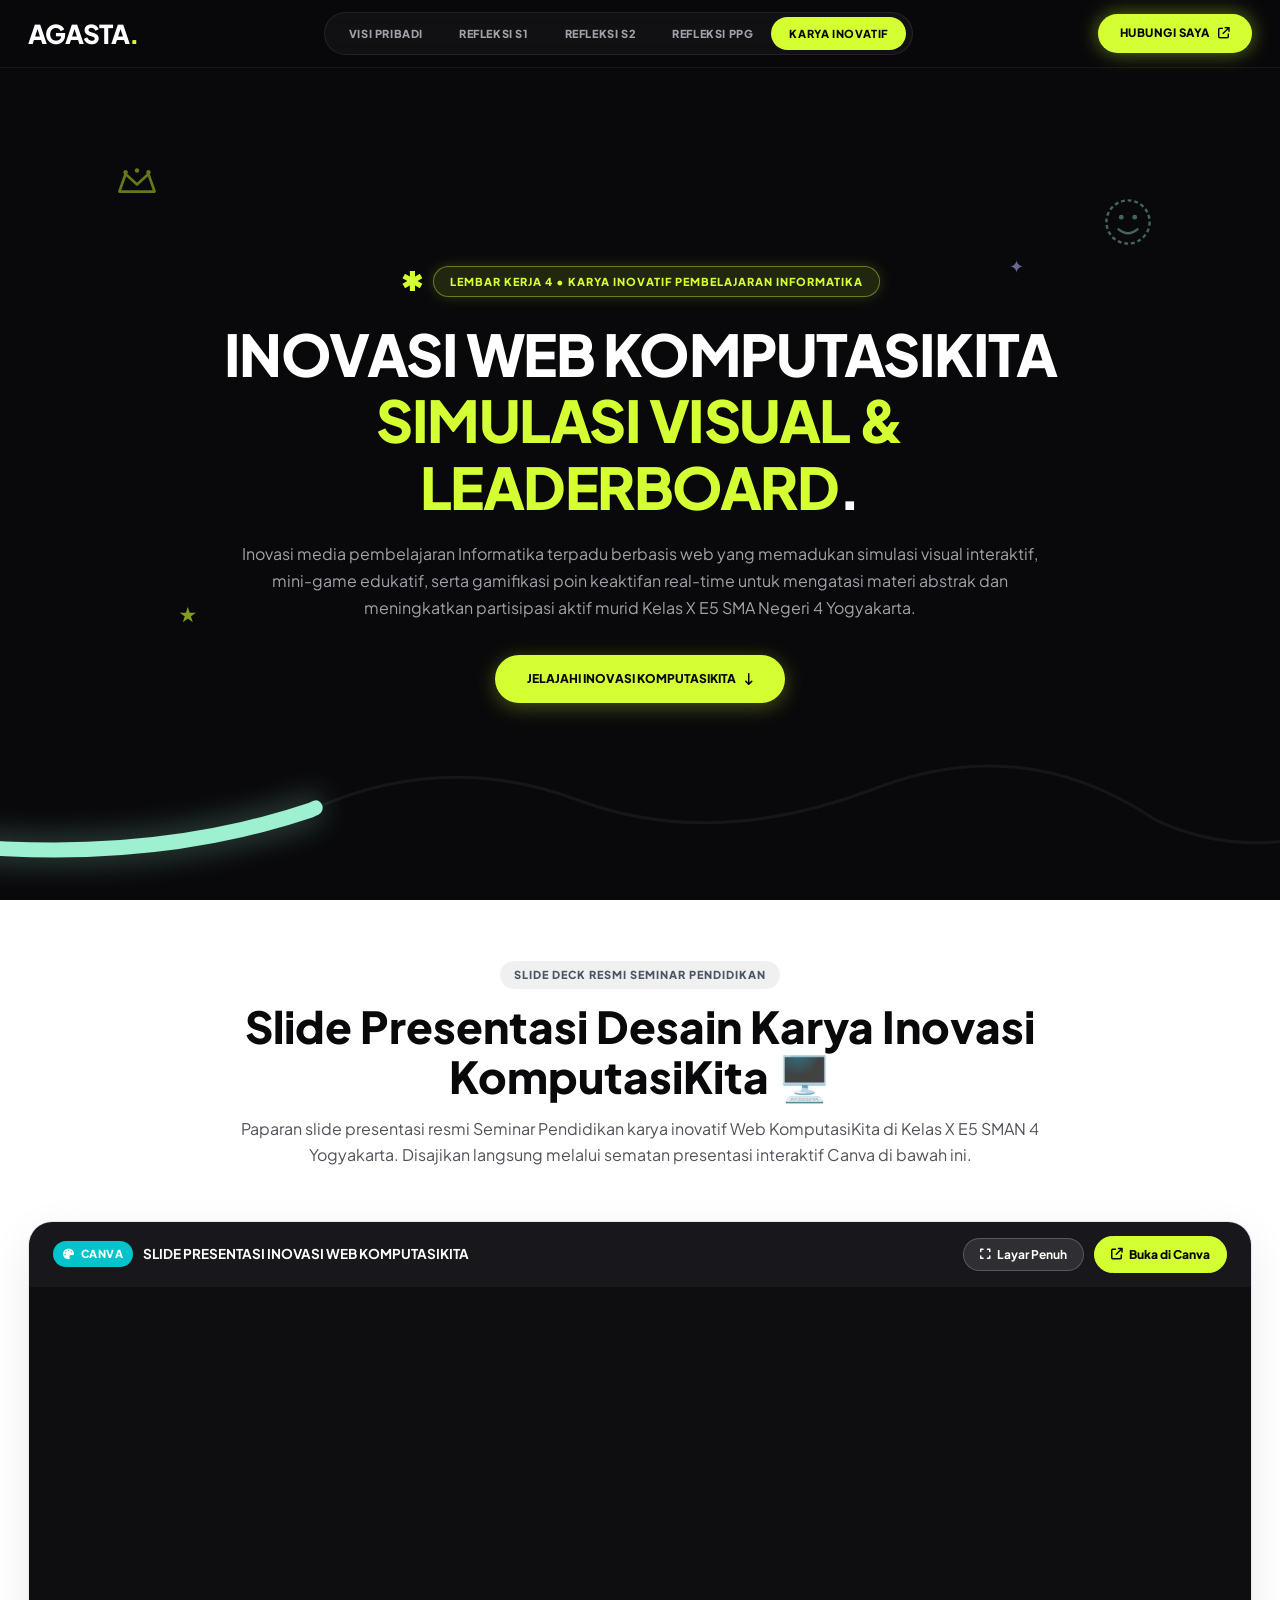
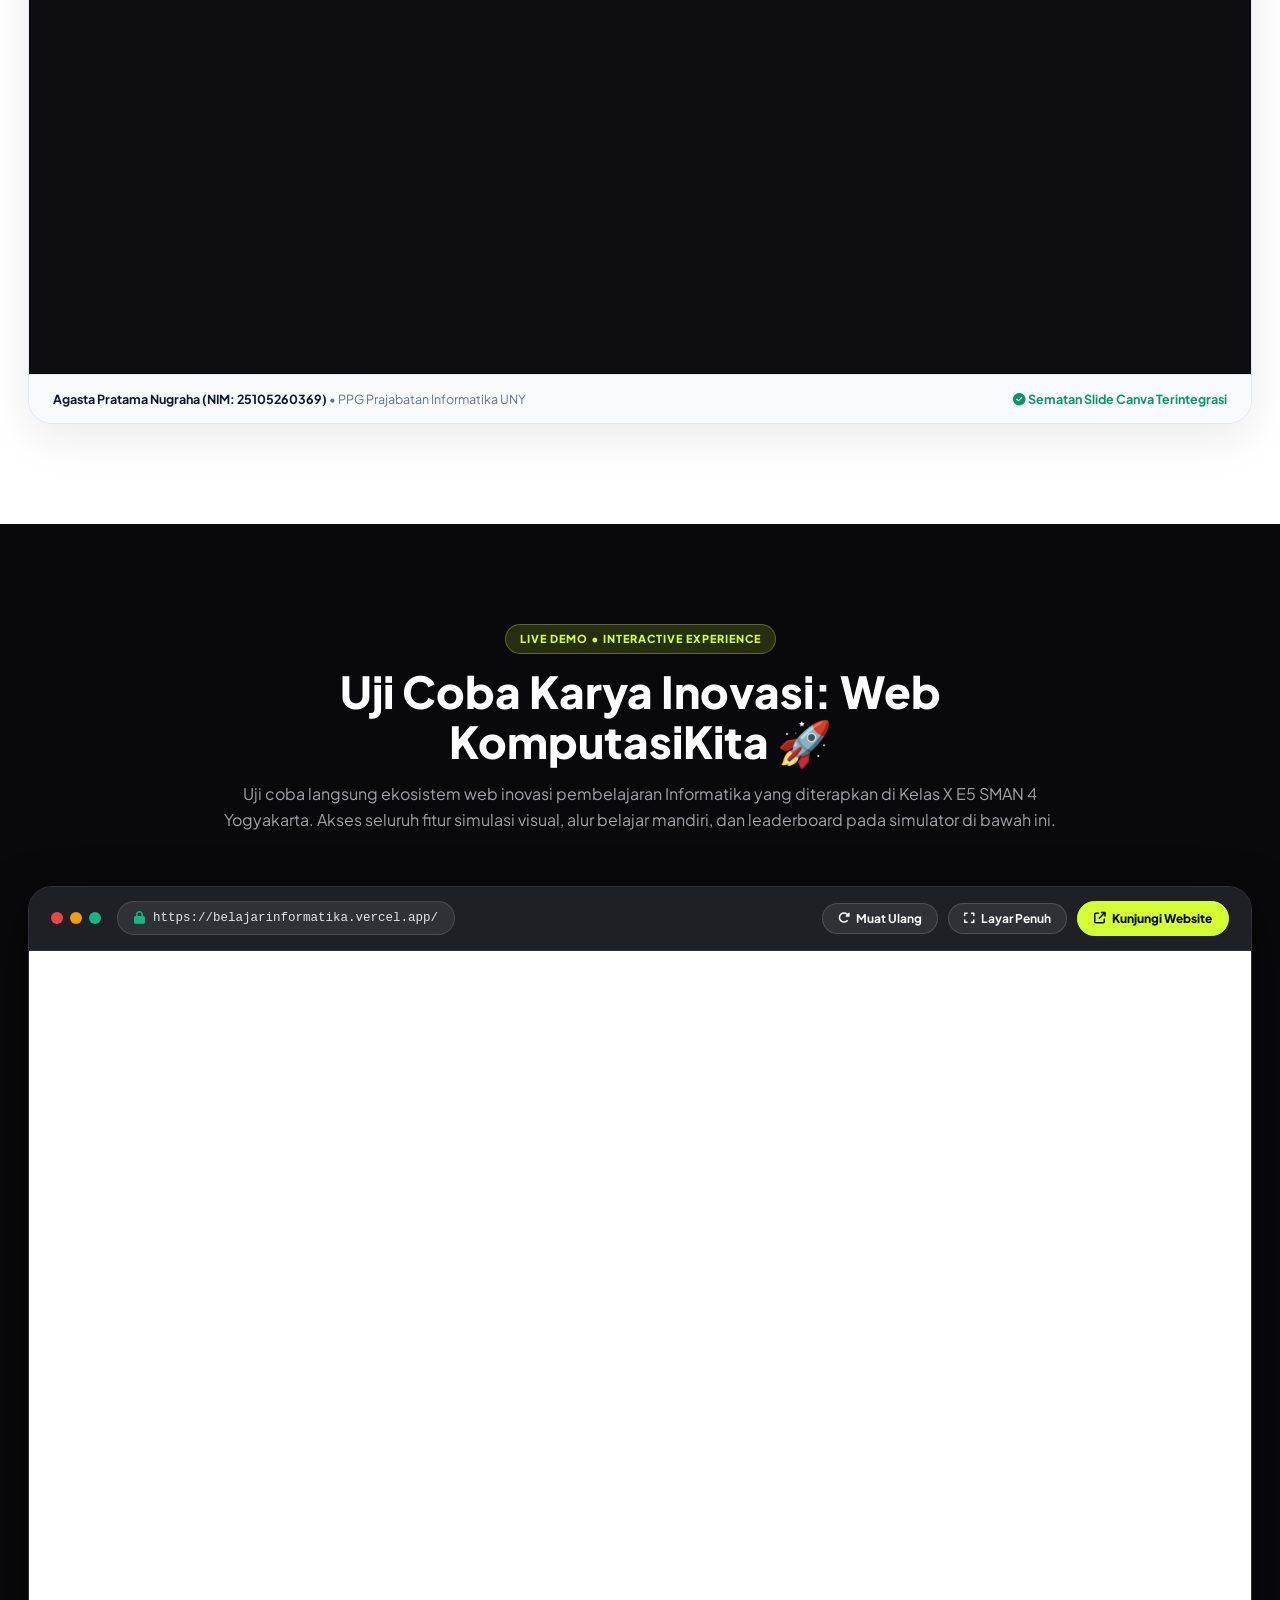
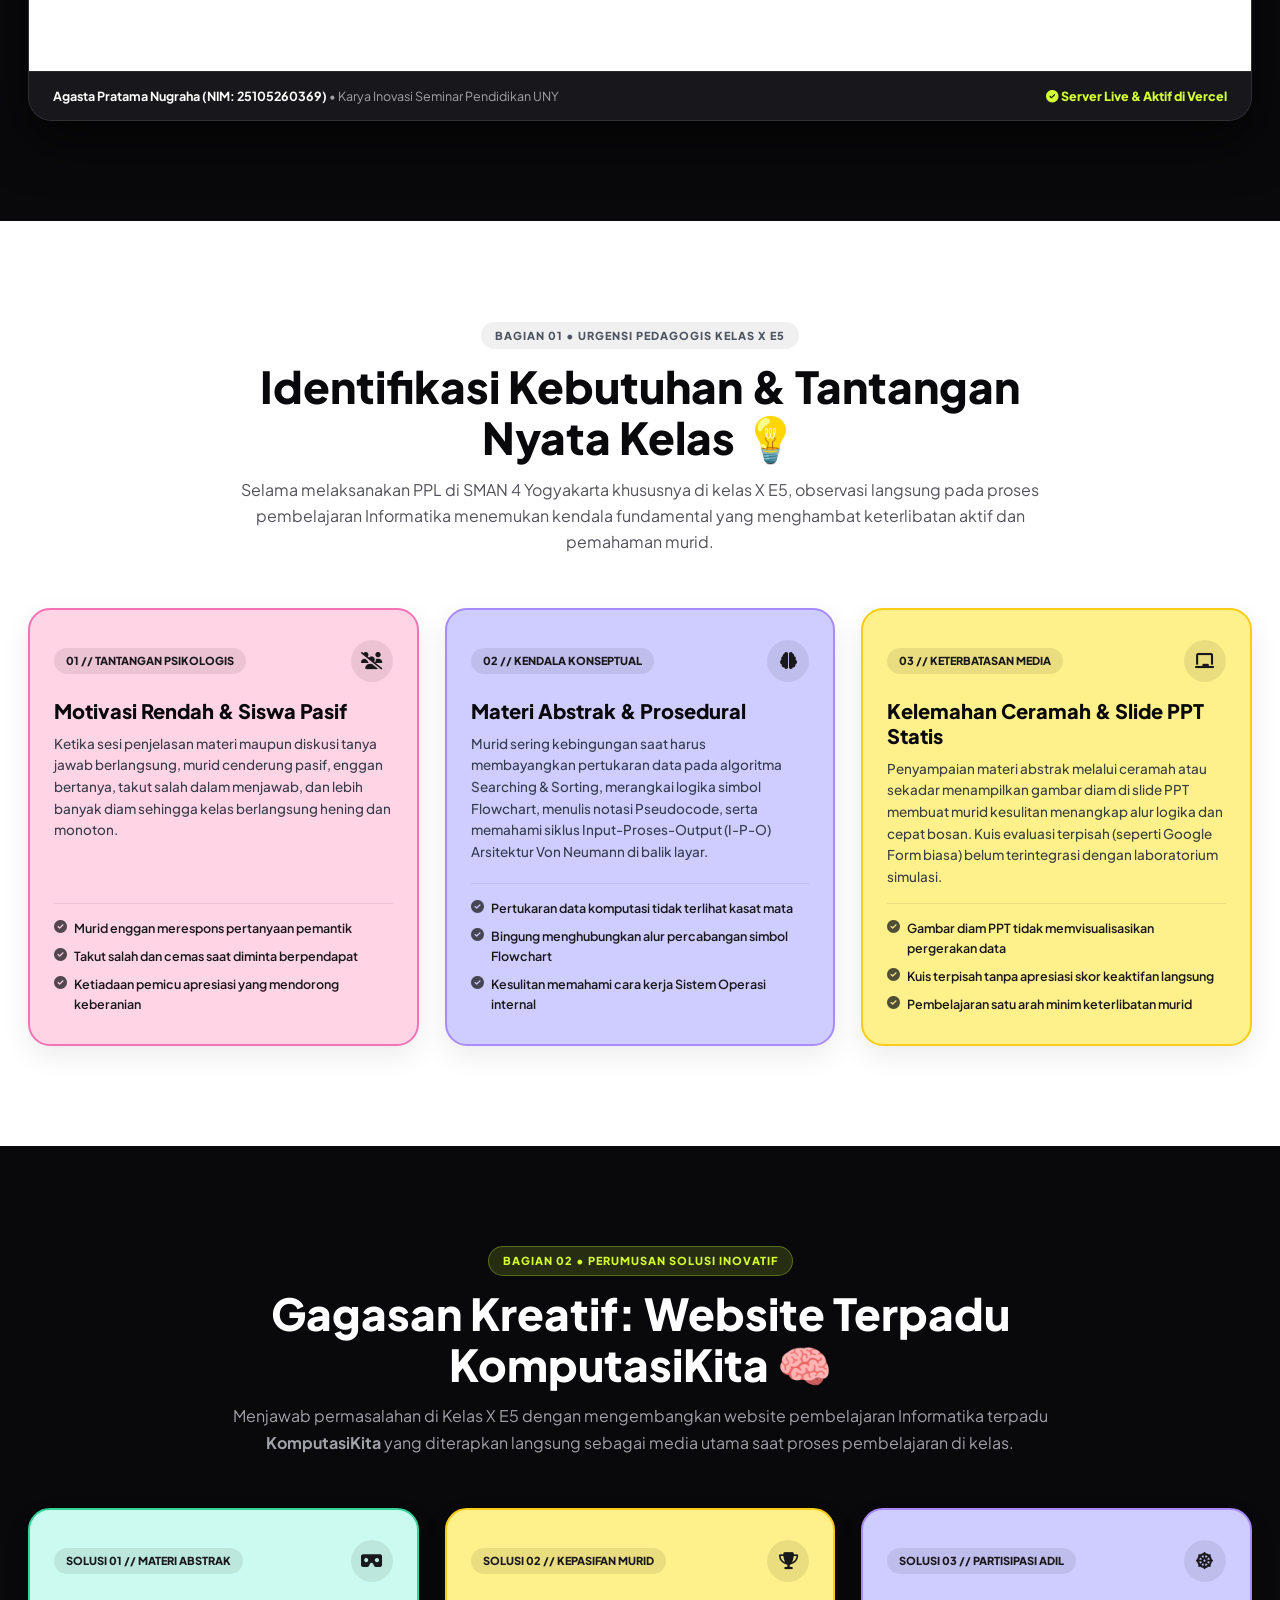
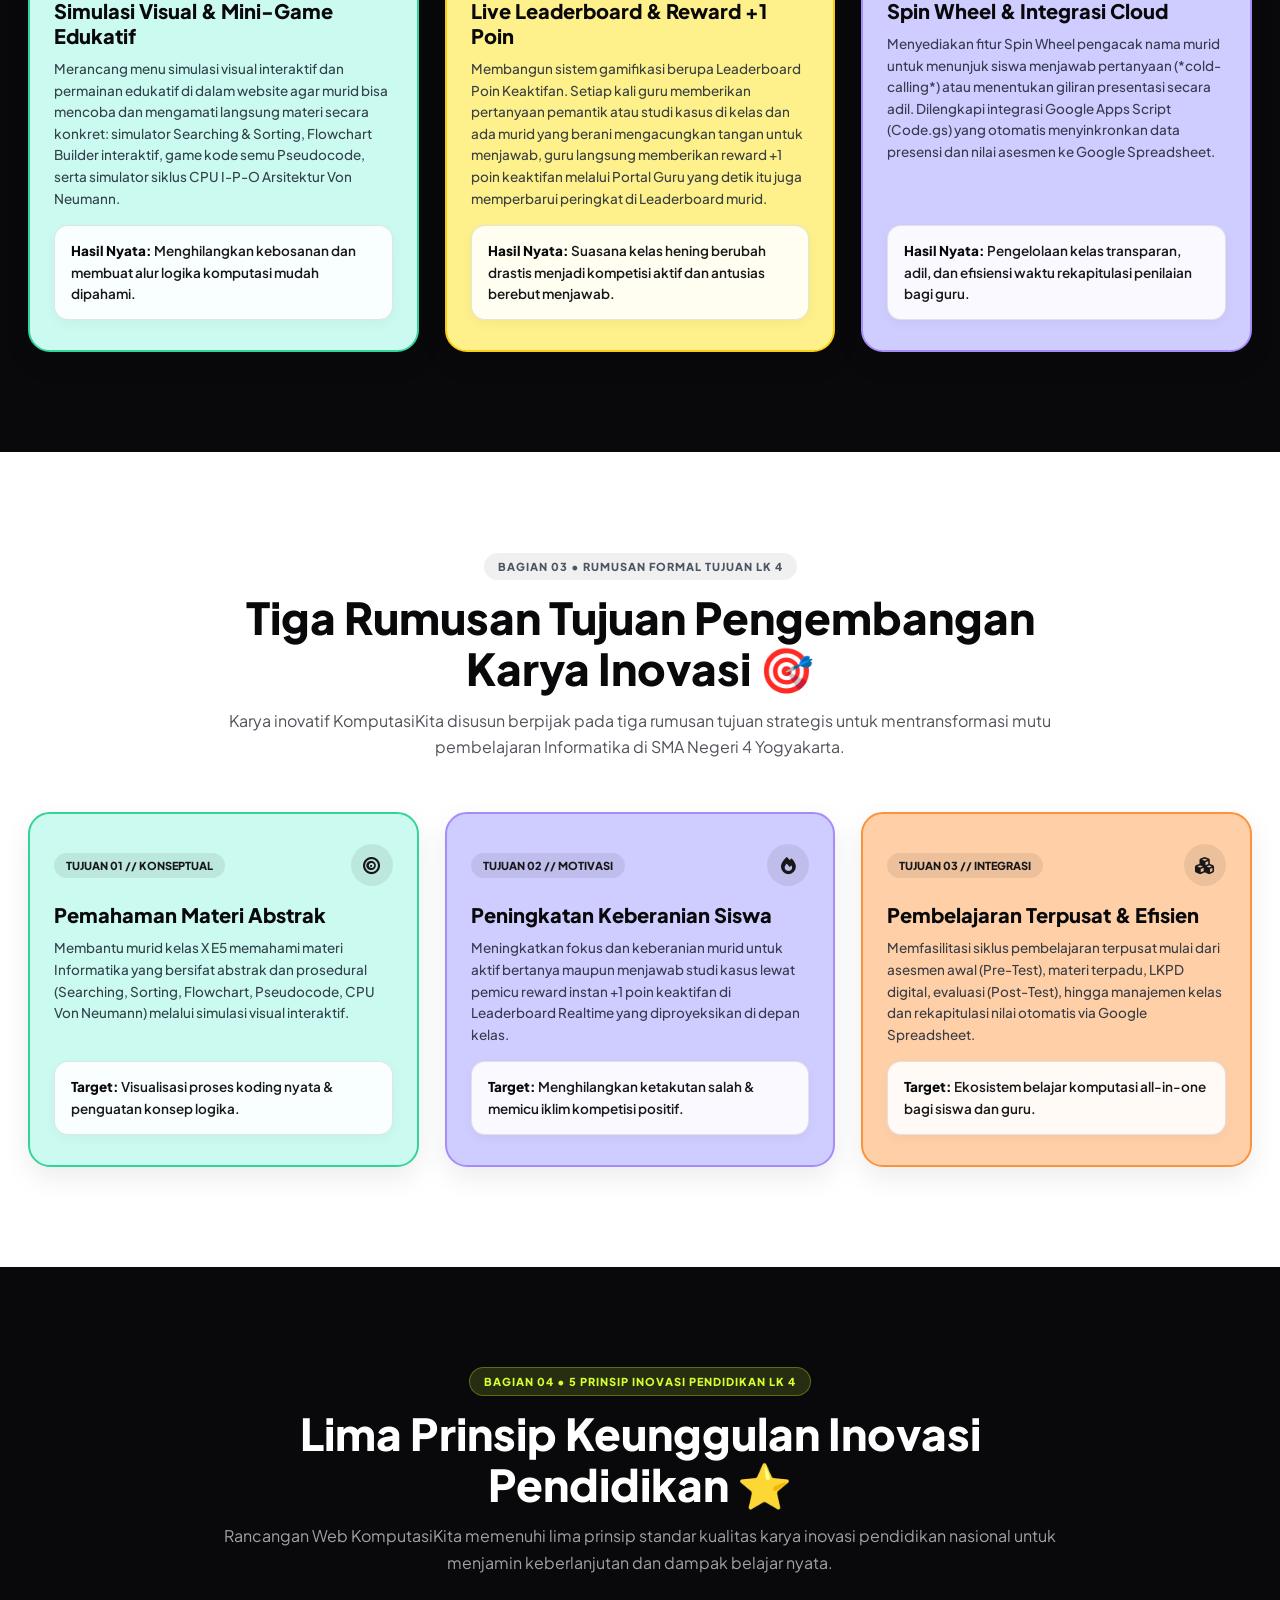
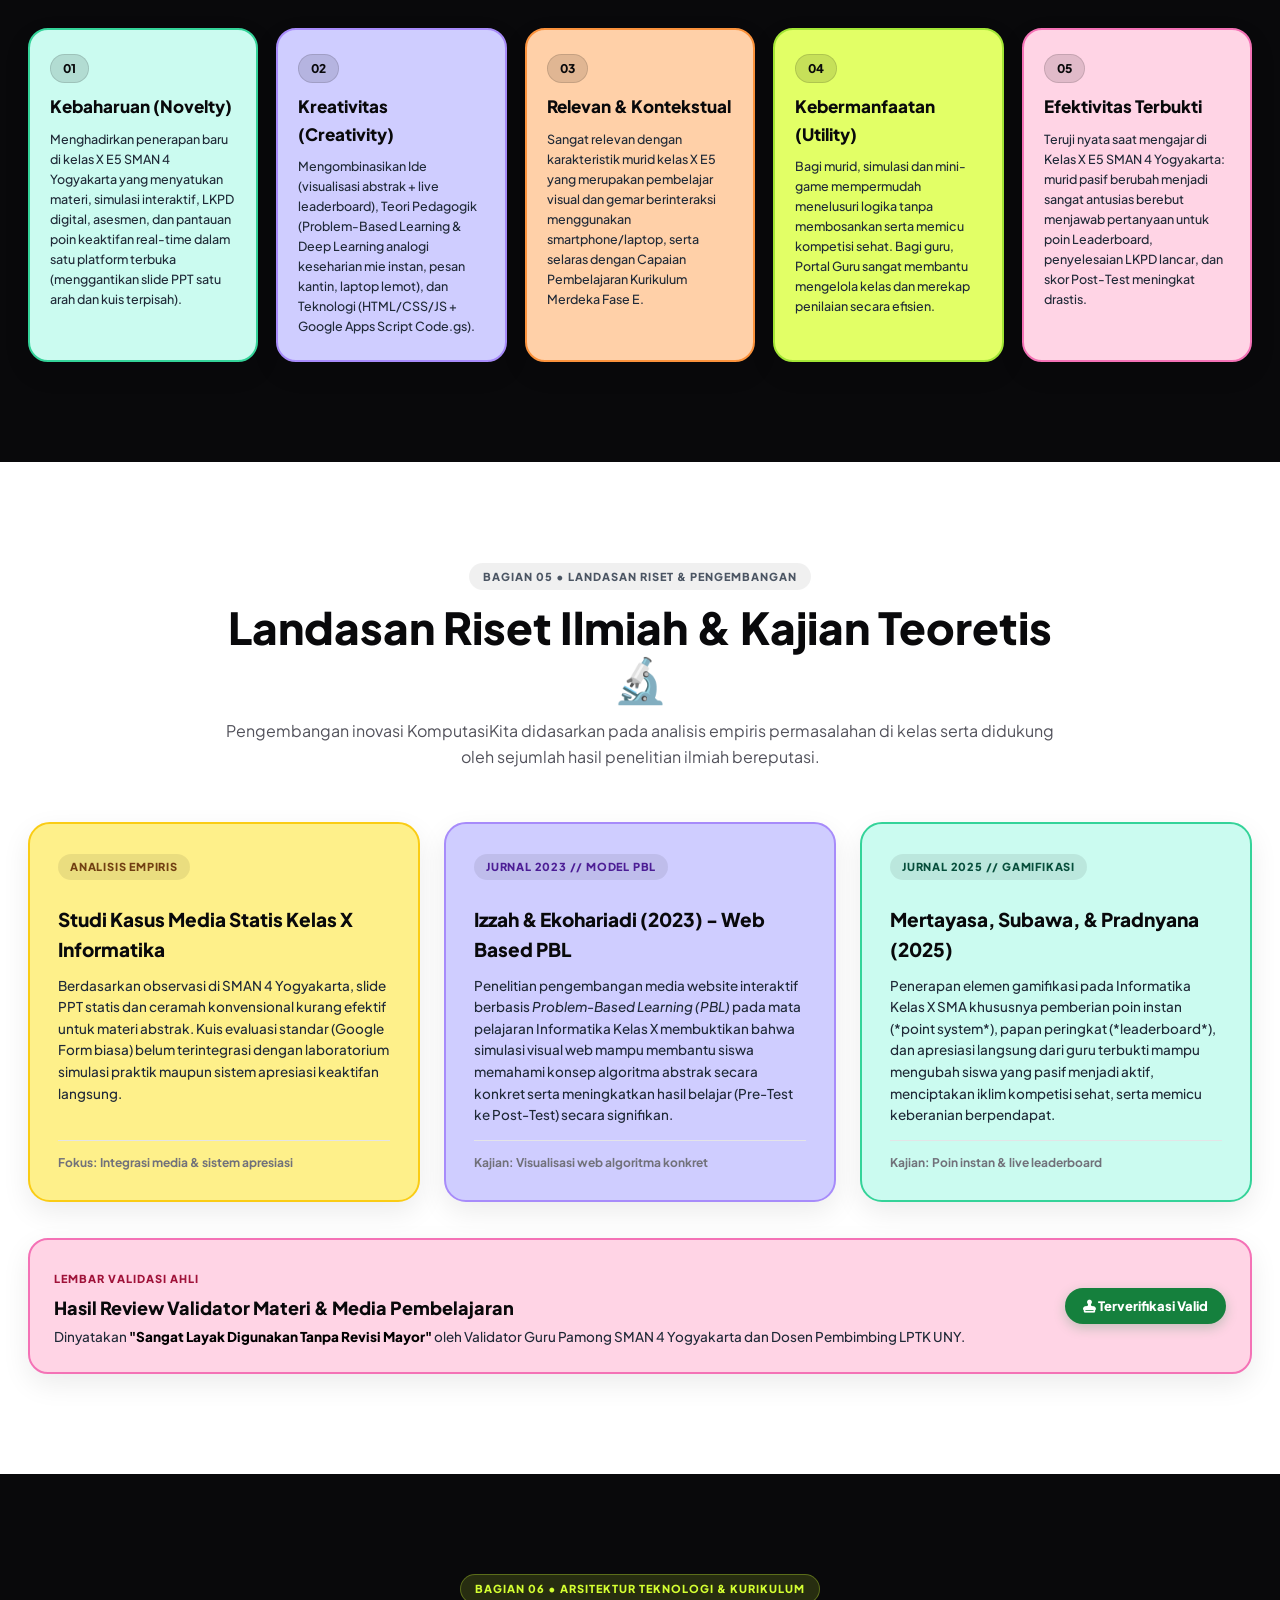
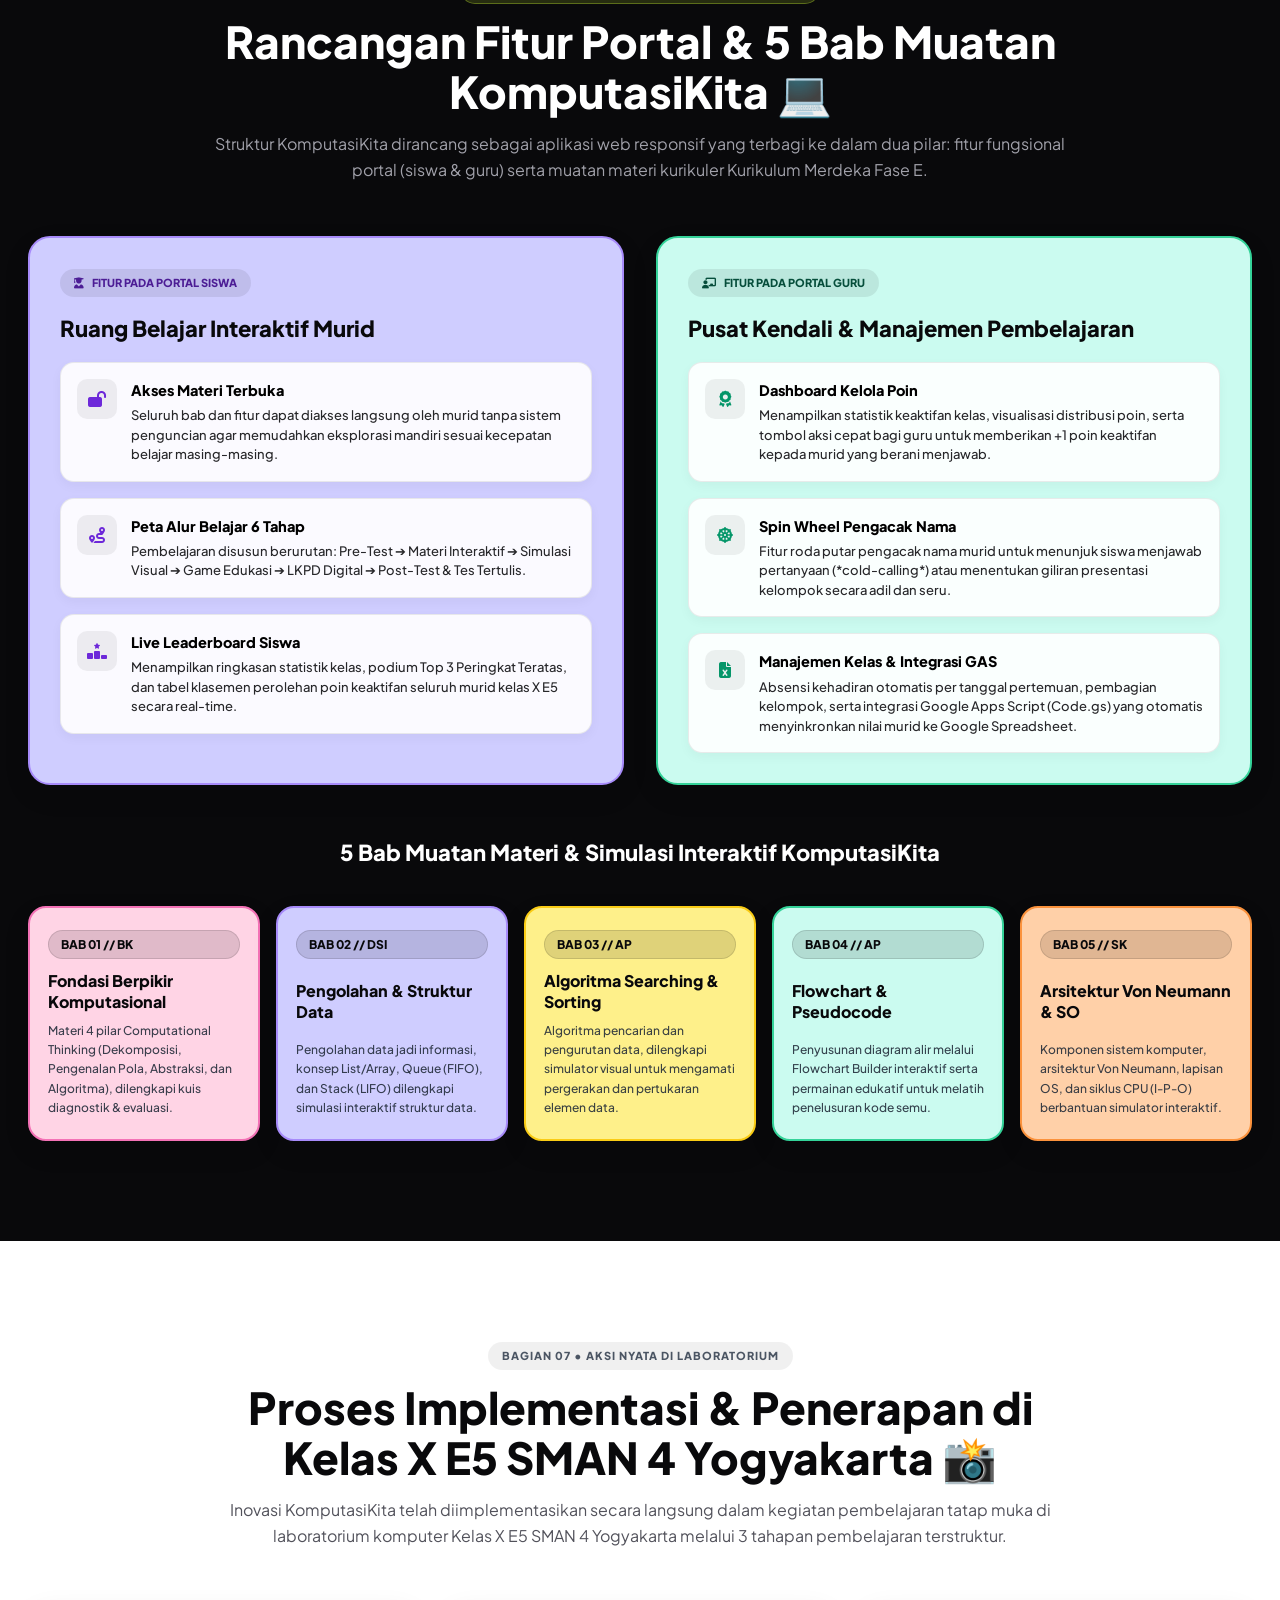
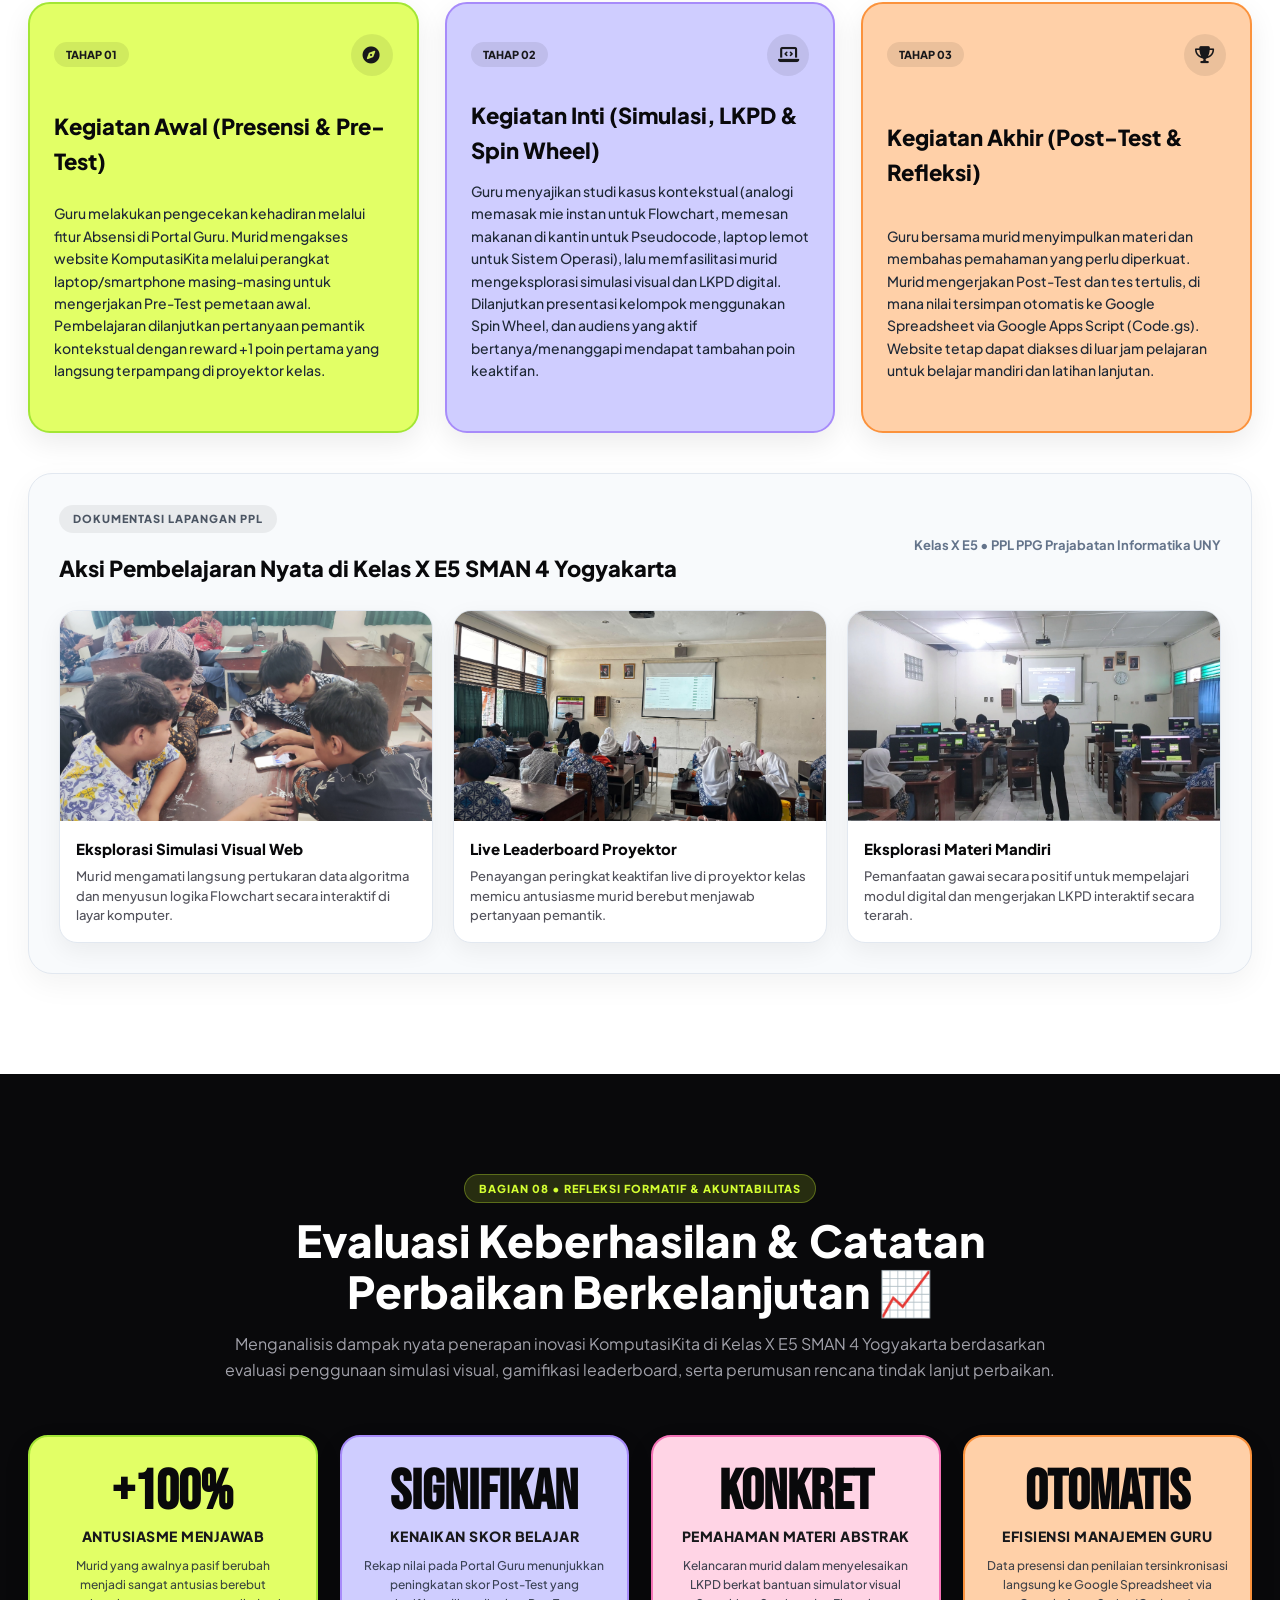
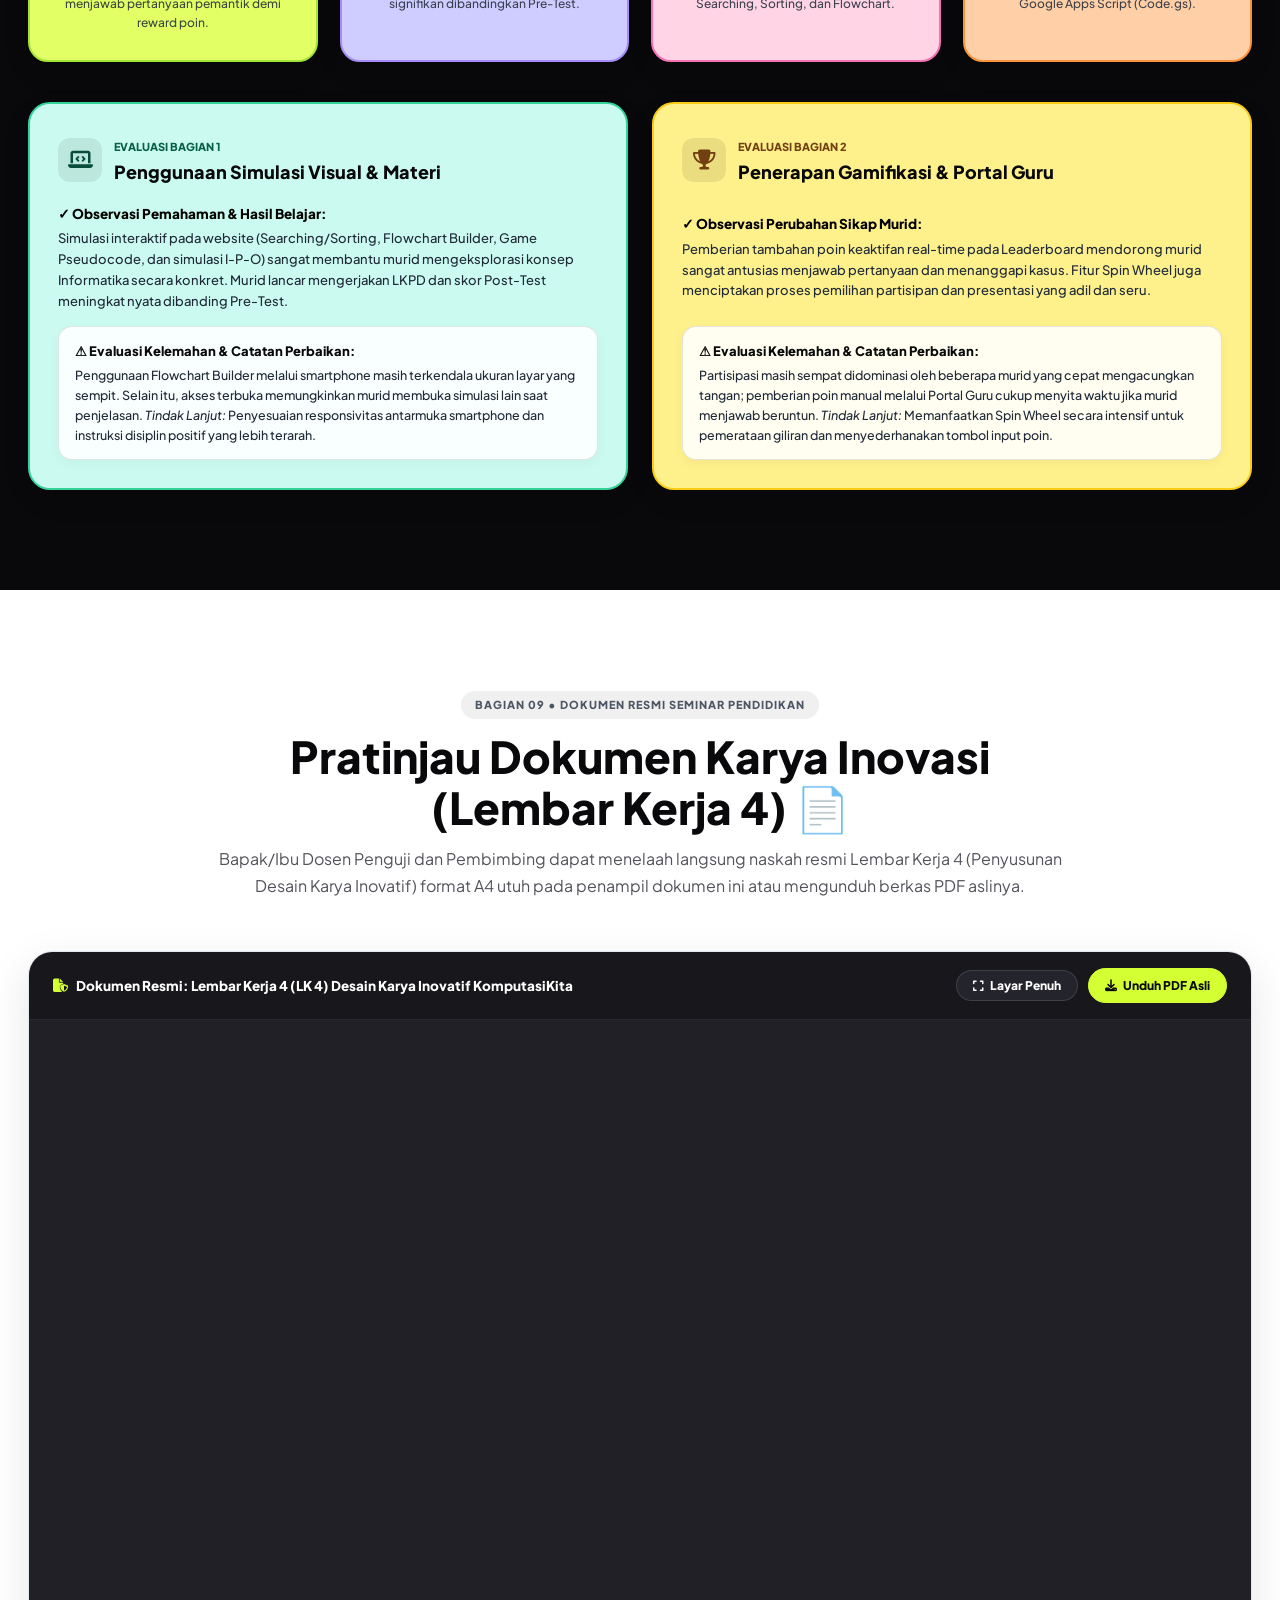
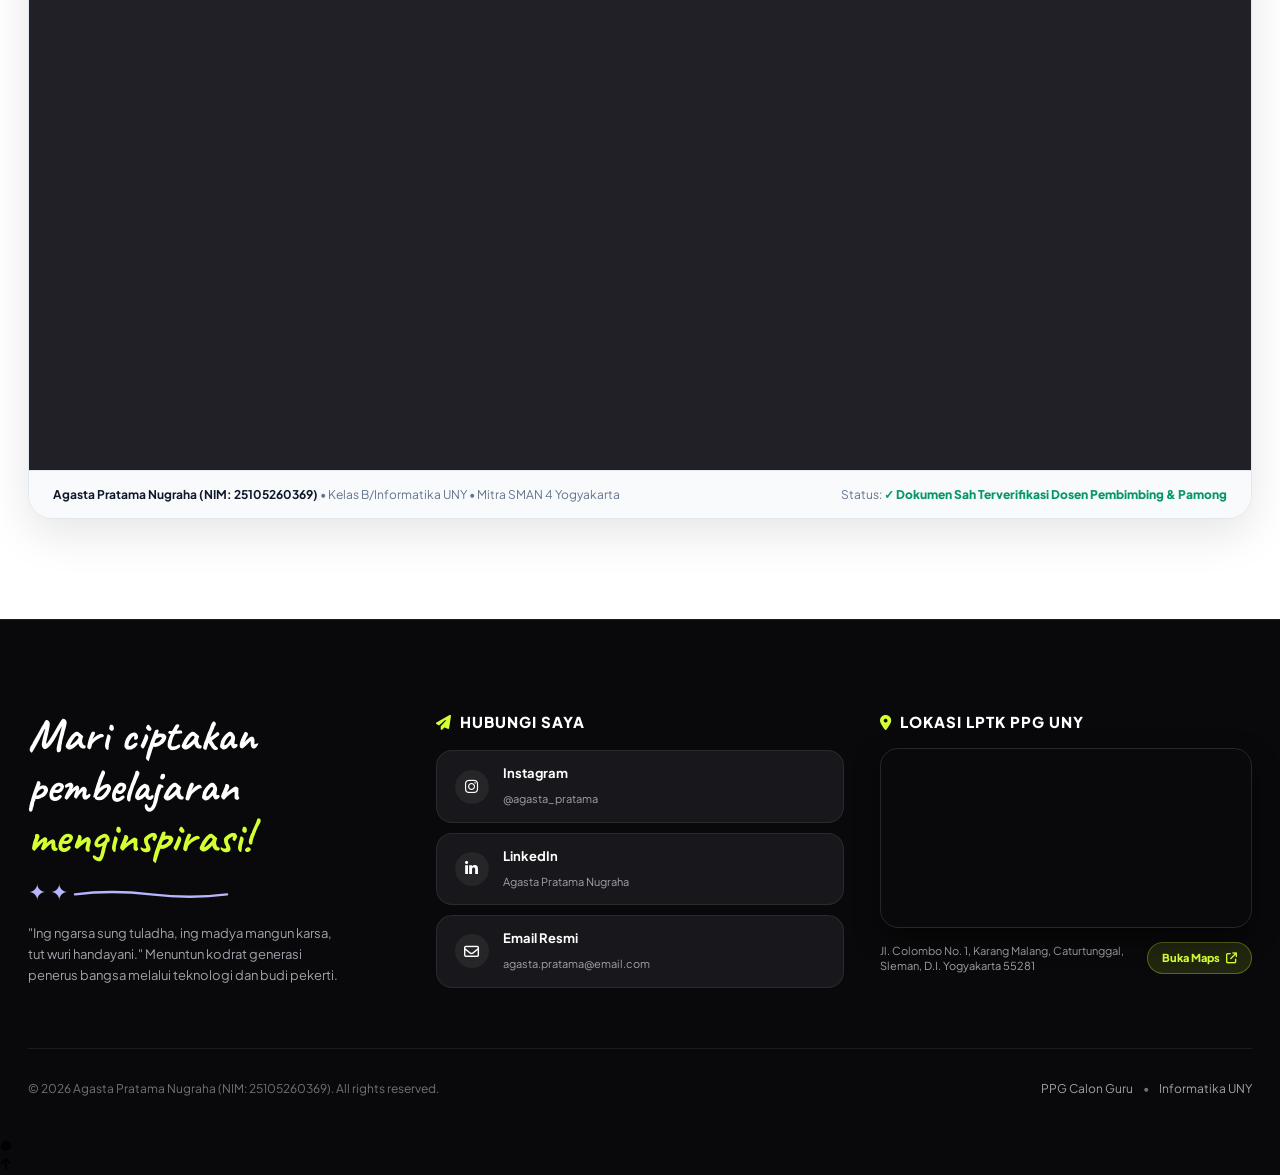
<file: inovasi.html>
<!doctype html>
<html lang="id">
  <head>
    <meta charset="UTF-8" />
    <meta name="viewport" content="width=device-width, initial-scale=1.0" />
    <!-- Favicon Logo UNY -->
    <link rel="icon" type="image/png" href="logo-uny.png" />
    <link rel="apple-touch-icon" href="logo-uny.png" />
    <title>Karya Inovatif Pembelajaran - Agasta Pratama Nugraha</title>
    <meta
      name="description"
      content="Karya inovasi pembelajaran Informatika terpadu: Inovasi Web KomputasiKita dengan simulasi visual dan gamifikasi leaderboard di SMAN 4 Yogyakarta."
    />

    <!-- Google Fonts -->
    <link rel="preconnect" href="https://fonts.googleapis.com" />
    <link rel="preconnect" href="https://fonts.gstatic.com" crossorigin />
    <link
      href="https://fonts.googleapis.com/css2?family=Bebas+Neue&family=Caveat:wght@600;700&family=Permanent+Marker&family=Plus+Jakarta+Sans:ital,wght@0,300;0,400;0,500;0,600;0,700;0,800;1,400&family=Space+Grotesk:wght@500;700;800&display=swap"
      rel="stylesheet"
    />

    <!-- Font Awesome Icons -->
    <link
      rel="stylesheet"
      href="https://cdnjs.cloudflare.com/ajax/libs/font-awesome/6.4.0/css/all.min.css"
    />

    <!-- Custom Stylesheets -->
    <link rel="stylesheet" href="css/inovasi.css" />
  </head>

  <body>
    <!-- FLOATING NAVBAR -->
    <nav class="navbar">
      <div class="nav-container">
        <a href="index.html" class="logo">AGASTA<span>.</span></a>

        <button class="hamburger" id="hamburger" aria-label="Toggle menu">
          <span></span>
          <span></span>
          <span></span>
        </button>

        <ul class="nav-links" id="navLinks">
          <li><a href="visi.html">VISI PRIBADI</a></li>
          <li><a href="refleksi-s1.html">REFLEKSI S1</a></li>
          <li><a href="refleksi-s2.html">REFLEKSI S2</a></li>
          <li><a href="refleksi-ppg.html">REFLEKSI PPG</a></li>
          <li><a href="inovasi.html" class="active">KARYA INOVATIF</a></li>
        </ul>

        <div class="nav-cta">
          <a href="#kontak" class="btn-pill-neon pulse-badge">
            HUBUNGI SAYA <i class="fa-solid fa-arrow-up-right-from-square"></i>
          </a>
        </div>
      </div>
    </nav>

    <!-- 1. HERO ACADEMIC BANNER (HITAM) -->
    <header class="hero-academic" id="hero">
      <!-- Floating Doodles -->
      <svg
        class="deco-floating-crown floating-gentle"
        viewBox="0 0 50 40"
        fill="none"
        xmlns="http://www.w3.org/2000/svg"
      >
        <path
          d="M5 32 L 12 12 L 25 24 L 38 12 L 45 32 Z"
          stroke="#d4ff32"
          stroke-width="3"
          stroke-linecap="round"
          stroke-linejoin="round"
        />
        <circle cx="12" cy="10" r="2.5" fill="#d4ff32" />
        <circle cx="25" cy="8" r="2.5" fill="#d4ff32" />
        <circle cx="38" cy="10" r="2.5" fill="#d4ff32" />
      </svg>

      <svg
        class="deco-floating-smiley floating-rotate"
        viewBox="0 0 100 100"
        fill="none"
        xmlns="http://www.w3.org/2000/svg"
      >
        <circle
          cx="50"
          cy="50"
          r="45"
          stroke="#9df0d0"
          stroke-width="5"
          stroke-dasharray="8 6"
        />
        <circle cx="36" cy="40" r="5" fill="#9df0d0" />
        <circle cx="64" cy="40" r="5" fill="#9df0d0" />
        <path
          d="M30 65 Q 50 82 70 65"
          stroke="#9df0d0"
          stroke-width="5"
          stroke-linecap="round"
        />
      </svg>

      <div class="deco-sparkle-1">✦</div>
      <div class="deco-sparkle-2">★</div>

      <div class="container hero-academic-content reveal-scale">
        <div class="g1-asterisk-badge">
          <span class="g1-asterisk-icon">✱</span>
          <span class="g1-badge-pill"
            >LEMBAR KERJA 4 • KARYA INOVATIF PEMBELAJARAN INFORMATIKA</span
          >
        </div>

        <h1 class="hero-academic-title">
          INOVASI WEB KOMPUTASIKITA <br />
          <span class="text-lime">SIMULASI VISUAL &amp; LEADERBOARD</span>.
        </h1>

        <p class="hero-academic-desc">
          Inovasi media pembelajaran Informatika terpadu berbasis web yang
          memadukan simulasi visual interaktif, mini-game edukatif, serta
          gamifikasi poin keaktifan real-time untuk mengatasi materi abstrak dan
          meningkatkan partisipasi aktif murid Kelas X E5 SMA Negeri 4
          Yogyakarta.
        </p>

        <div class="hero-academic-actions">
          <a href="#slide-showcase" class="btn-academic-cta">
            JELAJAHI INOVASI KOMPUTASIKITA
            <i class="fa-solid fa-arrow-down-long"></i>
          </a>
        </div>
      </div>

      <!-- Animasi Cacing Bawah (Warna Mint Lembut untuk Karya Inovasi) -->
      <div class="hero-bottom-worm-track" aria-hidden="true">
        <svg
          class="worm-svg-canvas"
          viewBox="0 0 1440 160"
          preserveAspectRatio="none"
          fill="none"
          xmlns="http://www.w3.org/2000/svg"
        >
          <path
            class="worm-faint-track"
            d="M -100 100 Q 150 130 350 70 Q 500 10 650 60 Q 800 110 980 50 Q 1150 -10 1300 80 Q 1420 130 1560 70"
          />
          <path
            class="worm-slither-body"
            d="M -100 100 Q 150 130 350 70 Q 500 10 650 60 Q 800 110 980 50 Q 1150 -10 1300 80 Q 1420 130 1560 70"
          />
        </svg>
      </div>
    </header>

    <!-- 2. SECTION 0: SLIDE PRESENTASI DESAIN KARYA INOVATIF (LIGHT SECTION - PUTIH BERSIH) -->
    <section
      class="section-rhythm-light"
      id="slide-showcase"
      style="padding-top: 60px"
    >
      <div class="container">
        <div class="section-center-head">
          <span class="section-tag-pill-dark"
            >SLIDE DECK RESMI SEMINAR PENDIDIKAN</span
          >
          <h2>Slide Presentasi Desain Karya Inovasi KomputasiKita 🖥️</h2>
          <p>
            Paparan slide presentasi resmi Seminar Pendidikan karya inovatif Web
            KomputasiKita di Kelas X E5 SMAN 4 Yogyakarta. Disajikan langsung
            melalui sematan presentasi interaktif Canva di bawah ini.
          </p>
        </div>

        <!-- CANVA PRESENTATION VIEWER CONTAINER -->
        <div
          class="canva-presentation-wrapper"
          style="
            box-shadow: 0 15px 45px rgba(0, 0, 0, 0.08);
            border: 1.5px solid #e2e8f0;
            border-radius: 24px;
            overflow: hidden;
            background: #ffffff;
          "
        >
          <div
            class="canva-header-bar"
            style="
              background: #18181c;
              padding: 14px 24px;
              display: flex;
              align-items: center;
              justify-content: space-between;
              flex-wrap: wrap;
              gap: 12px;
            "
          >
            <div
              style="
                display: flex;
                align-items: center;
                gap: 10px;
                color: #ffffff;
                font-weight: 700;
                font-size: 13.5px;
              "
            >
              <span
                style="
                  background: #00c4cc;
                  color: #ffffff;
                  padding: 4px 10px;
                  border-radius: 999px;
                  font-size: 11px;
                  font-weight: 800;
                  letter-spacing: 0.5px;
                  display: inline-flex;
                  align-items: center;
                  gap: 6px;
                "
              >
                <i class="fa-solid fa-palette"></i> CANVA
              </span>
              <span>SLIDE PRESENTASI INOVASI WEB KOMPUTASIKITA</span>
            </div>
            <div style="display: flex; align-items: center; gap: 10px">
              <button
                class="btn-canva-action"
                onclick="toggleCanvaFullscreen()"
              >
                <i class="fa-solid fa-expand"></i> Layar Penuh
              </button>
              <a
                id="canva-open-btn"
                href="https://www.canva.com"
                target="_blank"
                rel="noopener noreferrer"
                class="btn-canva-open"
              >
                <i class="fa-solid fa-arrow-up-right-from-square"></i> Buka di
                Canva
              </a>
            </div>
          </div>

          <!-- =========================================================================
             TEMPAT MENARUH LINK CANVA:
             Ganti URL src di bawah ini dengan Link Sematan (Embed Link) Canva Anda.
             Contoh: src="https://www.canva.com/design/DAxxxxxx/view?embed"
             ========================================================================= -->
          <div class="canva-iframe-container" id="canva-iframe-box">
            <iframe
              id="canva-slide-iframe"
              src="https://www.canva.com/design/DAHZNmp5qzg/xYwwx40czMrKqNqOaMzTXA/view?embed"
              loading="lazy"
              allowfullscreen="allowfullscreen"
              allow="fullscreen"
              title="Slide Presentasi Inovasi Pembelajaran KomputasiKita"
            >
            </iframe>
          </div>

          <div class="canva-footer-bar">
            <div>
              <strong style="color: #0f172a"
                >Agasta Pratama Nugraha (NIM: 25105260369)</strong
              >
              • PPG Prajabatan Informatika UNY
            </div>
            <div>
              <span style="color: #059669; font-weight: 700"
                ><i class="fa-solid fa-circle-check"></i> Sematan Slide Canva
                Terintegrasi</span
              >
            </div>
          </div>
        </div>
      </div>
    </section>

    <!-- 3. SECTION 0.5: UJI COBA KARYA INOVASI (DARK SECTION - HITAM ELEGAN) -->
    <section class="section-rhythm-dark" id="uji-coba">
      <div class="container">
        <div class="section-center-head">
          <span class="section-tag-pill-light"
            >LIVE DEMO • INTERACTIVE EXPERIENCE</span
          >
          <h2>Uji Coba Karya Inovasi: Web KomputasiKita 🚀</h2>
          <p>
            Uji coba langsung ekosistem web inovasi pembelajaran Informatika
            yang diterapkan di Kelas X E5 SMAN 4 Yogyakarta. Akses seluruh fitur
            simulasi visual, alur belajar mandiri, dan leaderboard pada
            simulator di bawah ini.
          </p>
        </div>

        <!-- BROWSER MOCKUP CONTAINER -->
        <div
          class="browser-mockup-wrapper"
          style="
            box-shadow: 0 20px 50px rgba(0, 0, 0, 0.6);
            border: 1.5px solid rgba(255, 255, 255, 0.12);
            border-radius: 24px;
            overflow: hidden;
            background: #141418;
          "
        >
          <div
            class="browser-mockup-header"
            style="
              background: #1f1f26;
              padding: 14px 22px;
              display: flex;
              align-items: center;
              justify-content: space-between;
              flex-wrap: wrap;
              gap: 14px;
              border-bottom: 1px solid rgba(255, 255, 255, 0.08);
            "
          >
            <div class="browser-header-left">
              <div class="browser-window-dots">
                <span class="browser-dot dot-red"></span>
                <span class="browser-dot dot-yellow"></span>
                <span class="browser-dot dot-green"></span>
              </div>
              <div class="browser-url-pill">
                <i class="fa-solid fa-lock" style="color: #10b981"></i>
                <span>https://belajarinformatika.vercel.app/</span>
              </div>
            </div>

            <div class="browser-header-actions">
              <button class="btn-browser-action" onclick="reloadInovasiWeb()">
                <i class="fa-solid fa-rotate-right"></i> Muat Ulang
              </button>
              <button
                class="btn-browser-action"
                onclick="toggleInovasiWebFullscreen()"
              >
                <i class="fa-solid fa-expand"></i> Layar Penuh
              </button>
              <a
                href="https://belajarinformatika.vercel.app/"
                target="_blank"
                rel="noopener noreferrer"
                class="btn-browser-open"
              >
                <i class="fa-solid fa-arrow-up-right-from-square"></i> Kunjungi
                Website
              </a>
            </div>
          </div>

          <div
            class="browser-iframe-holder"
            id="browser-iframe-wrap"
            style="height: 720px; background: #ffffff"
          >
            <iframe
              id="inovasi-live-web-iframe"
              src="https://belajarinformatika.vercel.app/"
              loading="lazy"
              allowfullscreen="allowfullscreen"
              title="Aplikasi Web KomputasiKita Live Demo"
            >
            </iframe>
          </div>

          <div
            class="browser-mockup-footer"
            style="
              background: #18181c;
              border-top: 1px solid rgba(255, 255, 255, 0.08);
              color: #a1a1aa;
            "
          >
            <div>
              <strong style="color: #ffffff"
                >Agasta Pratama Nugraha (NIM: 25105260369)</strong
              >
              • Karya Inovasi Seminar Pendidikan UNY
            </div>
            <div>
              <span class="text-lime" style="font-weight: 800"
                ><i class="fa-solid fa-circle-check"></i> Server Live &amp;
                Aktif di Vercel</span
              >
            </div>
          </div>
        </div>
      </div>
    </section>

    <!-- 4. SECTION 1: IDENTIFIKASI KEBUTUHAN & TANTANGAN (LIGHT SECTION - PUTIH BERSIH) -->
    <section class="section-rhythm-light" id="latar-belakang">
      <div class="container">
        <div class="section-center-head">
          <span class="section-tag-pill-dark"
            >BAGIAN 01 • URGENSI PEDAGOGIS KELAS X E5</span
          >
          <h2>Identifikasi Kebutuhan &amp; Tantangan Nyata Kelas 💡</h2>
          <p>
            Selama melaksanakan PPL di SMAN 4 Yogyakarta khususnya di kelas X
            E5, observasi langsung pada proses pembelajaran Informatika
            menemukan kendala fundamental yang menghambat keterlibatan aktif dan
            pemahaman murid.
          </p>
        </div>

        <div class="soft-pastel-grid-3">
          <!-- Card 1: Rendahnya Motivasi & Partisipasi Aktif (Pink Soft) -->
          <div class="soft-pastel-card card-soft-pink">
            <div>
              <div class="soft-card-top">
                <span class="soft-step-pill">01 // TANTANGAN PSIKOLOGIS</span>
                <div class="soft-icon-circle">
                  <i class="fa-solid fa-users-slash"></i>
                </div>
              </div>
              <div class="soft-card-body">
                <h3>Motivasi Rendah &amp; Siswa Pasif</h3>
                <p>
                  Ketika sesi penjelasan materi maupun diskusi tanya jawab
                  berlangsung, murid cenderung pasif, enggan bertanya, takut
                  salah dalam menjawab, dan lebih banyak diam sehingga kelas
                  berlangsung hening dan monoton.
                </p>
              </div>
            </div>
            <ul class="soft-card-bullets">
              <li>
                <i class="fa-solid fa-circle-check"></i> Murid enggan merespons
                pertanyaan pemantik
              </li>
              <li>
                <i class="fa-solid fa-circle-check"></i> Takut salah dan cemas
                saat diminta berpendapat
              </li>
              <li>
                <i class="fa-solid fa-circle-check"></i> Ketiadaan pemicu
                apresiasi yang mendorong keberanian
              </li>
            </ul>
          </div>

          <!-- Card 2: Keabstrakan Materi Informatika (Lilac Soft) -->
          <div class="soft-pastel-card card-soft-lilac">
            <div>
              <div class="soft-card-top">
                <span class="soft-step-pill">02 // KENDALA KONSEPTUAL</span>
                <div class="soft-icon-circle">
                  <i class="fa-solid fa-brain"></i>
                </div>
              </div>
              <div class="soft-card-body">
                <h3>Materi Abstrak &amp; Prosedural</h3>
                <p>
                  Murid sering kebingungan saat harus membayangkan pertukaran
                  data pada algoritma Searching &amp; Sorting, merangkai logika
                  simbol Flowchart, menulis notasi Pseudocode, serta memahami
                  siklus Input-Proses-Output (I-P-O) Arsitektur Von Neumann di
                  balik layar.
                </p>
              </div>
            </div>
            <ul class="soft-card-bullets">
              <li>
                <i class="fa-solid fa-circle-check"></i> Pertukaran data
                komputasi tidak terlihat kasat mata
              </li>
              <li>
                <i class="fa-solid fa-circle-check"></i> Bingung menghubungkan
                alur percabangan simbol Flowchart
              </li>
              <li>
                <i class="fa-solid fa-circle-check"></i> Kesulitan memahami cara
                kerja Sistem Operasi internal
              </li>
            </ul>
          </div>

          <!-- Card 3: Keterbatasan Media Konvensional (Yellow Soft) -->
          <div class="soft-pastel-card card-soft-yellow">
            <div>
              <div class="soft-card-top">
                <span class="soft-step-pill">03 // KETERBATASAN MEDIA</span>
                <div class="soft-icon-circle">
                  <i class="fa-solid fa-chalkboard"></i>
                </div>
              </div>
              <div class="soft-card-body">
                <h3>Kelemahan Ceramah &amp; Slide PPT Statis</h3>
                <p>
                  Penyampaian materi abstrak melalui ceramah atau sekadar
                  menampilkan gambar diam di slide PPT membuat murid kesulitan
                  menangkap alur logika dan cepat bosan. Kuis evaluasi terpisah
                  (seperti Google Form biasa) belum terintegrasi dengan
                  laboratorium simulasi.
                </p>
              </div>
            </div>
            <ul class="soft-card-bullets">
              <li>
                <i class="fa-solid fa-circle-check"></i> Gambar diam PPT tidak
                memvisualisasikan pergerakan data
              </li>
              <li>
                <i class="fa-solid fa-circle-check"></i> Kuis terpisah tanpa
                apresiasi skor keaktifan langsung
              </li>
              <li>
                <i class="fa-solid fa-circle-check"></i> Pembelajaran satu arah
                minim keterlibatan murid
              </li>
            </ul>
          </div>
        </div>
      </div>
    </section>

    <!-- 5. SECTION 2: GAGASAN KREATIF SOLUSI INOVATIF (DARK SECTION - HITAM) -->
    <section class="section-rhythm-dark" id="gagasan-kreatif">
      <div class="container">
        <div class="section-center-head">
          <span class="section-tag-pill-light"
            >BAGIAN 02 • PERUMUSAN SOLUSI INOVATIF</span
          >
          <h2>Gagasan Kreatif: Website Terpadu KomputasiKita 🧠</h2>
          <p>
            Menjawab permasalahan di Kelas X E5 dengan mengembangkan website
            pembelajaran Informatika terpadu <strong>KomputasiKita</strong> yang
            diterapkan langsung sebagai media utama saat proses pembelajaran di
            kelas.
          </p>
        </div>

        <div class="soft-pastel-grid-3">
          <!-- Solusi 1: Simulasi Visual Interaktif & Mini-Game (Mint Soft) -->
          <div
            class="soft-pastel-card card-soft-mint"
            style="border-top: 5px solid #059669"
          >
            <div>
              <div class="soft-card-top">
                <span class="soft-step-pill">SOLUSI 01 // MATERI ABSTRAK</span>
                <div class="soft-icon-circle">
                  <i class="fa-solid fa-vr-cardboard"></i>
                </div>
              </div>
              <div class="soft-card-body">
                <h3 class="bento-card-title">
                  Simulasi Visual &amp; Mini-Game Edukatif
                </h3>
                <p class="bento-card-desc">
                  Merancang menu simulasi visual interaktif dan permainan
                  edukatif di dalam website agar murid bisa mencoba dan
                  mengamati langsung materi secara konkret: simulator Searching
                  &amp; Sorting, Flowchart Builder interaktif, game kode semu
                  Pseudocode, serta simulator siklus CPU I-P-O Arsitektur Von
                  Neumann.
                </p>
              </div>
            </div>
            <div class="card-inner-box-soft">
              <strong>Hasil Nyata:</strong> Menghilangkan kebosanan dan membuat
              alur logika komputasi mudah dipahami.
            </div>
          </div>

          <!-- Solusi 2: Gamifikasi Leaderboard Poin Keaktifan Real-Time (Yellow Soft) -->
          <div
            class="soft-pastel-card card-soft-yellow"
            style="border-top: 5px solid #d97706"
          >
            <div>
              <div class="soft-card-top">
                <span class="soft-step-pill">SOLUSI 02 // KEPASIFAN MURID</span>
                <div class="soft-icon-circle">
                  <i class="fa-solid fa-trophy"></i>
                </div>
              </div>
              <div class="soft-card-body">
                <h3 class="bento-card-title">
                  Live Leaderboard &amp; Reward +1 Poin
                </h3>
                <p class="bento-card-desc">
                  Membangun sistem gamifikasi berupa Leaderboard Poin Keaktifan.
                  Setiap kali guru memberikan pertanyaan pemantik atau studi
                  kasus di kelas dan ada murid yang berani mengacungkan tangan
                  untuk menjawab, guru langsung memberikan reward +1 poin
                  keaktifan melalui Portal Guru yang detik itu juga memperbarui
                  peringkat di Leaderboard murid.
                </p>
              </div>
            </div>
            <div class="card-inner-box-soft">
              <strong>Hasil Nyata:</strong> Suasana kelas hening berubah drastis
              menjadi kompetisi aktif dan antusias berebut menjawab.
            </div>
          </div>

          <!-- Solusi 3: Spin Wheel Interaktif & Manajemen Terpadu (Lilac Soft) -->
          <div
            class="soft-pastel-card card-soft-lilac"
            style="border-top: 5px solid #7c3aed"
          >
            <div>
              <div class="soft-card-top">
                <span class="soft-step-pill"
                  >SOLUSI 03 // PARTISIPASI ADIL</span
                >
                <div class="soft-icon-circle">
                  <i class="fa-solid fa-dharmachakra"></i>
                </div>
              </div>
              <div class="soft-card-body">
                <h3 class="bento-card-title">
                  Spin Wheel &amp; Integrasi Cloud
                </h3>
                <p class="bento-card-desc">
                  Menyediakan fitur Spin Wheel pengacak nama murid untuk
                  menunjuk siswa menjawab pertanyaan (*cold-calling*) atau
                  menentukan giliran presentasi secara adil. Dilengkapi
                  integrasi Google Apps Script (Code.gs) yang otomatis
                  menyinkronkan data presensi dan nilai asesmen ke Google
                  Spreadsheet.
                </p>
              </div>
            </div>
            <div class="card-inner-box-soft">
              <strong>Hasil Nyata:</strong> Pengelolaan kelas transparan, adil,
              dan efisiensi waktu rekapitulasi penilaian bagi guru.
            </div>
          </div>
        </div>
      </div>
    </section>

    <!-- 6. SECTION 3: RUMUSAN TUJUAN KARYA INOVASI (LIGHT SECTION - PUTIH BERSIH) -->
    <section class="section-rhythm-light" id="tujuan-inovasi">
      <div class="container">
        <div class="section-center-head">
          <span class="section-tag-pill-dark"
            >BAGIAN 03 • RUMUSAN FORMAL TUJUAN LK 4</span
          >
          <h2>Tiga Rumusan Tujuan Pengembangan Karya Inovasi 🎯</h2>
          <p>
            Karya inovatif KomputasiKita disusun berpijak pada tiga rumusan
            tujuan strategis untuk mentransformasi mutu pembelajaran Informatika
            di SMA Negeri 4 Yogyakarta.
          </p>
        </div>

        <div class="soft-pastel-grid-3">
          <!-- Tujuan 1 -->
          <div
            class="soft-pastel-card card-soft-mint"
            style="border-top: 5px solid #059669"
          >
            <div>
              <div class="soft-card-top">
                <span class="soft-step-pill">TUJUAN 01 // KONSEPTUAL</span>
                <div class="soft-icon-circle">
                  <i class="fa-solid fa-bullseye"></i>
                </div>
              </div>
              <div class="soft-card-body">
                <h3>Pemahaman Materi Abstrak</h3>
                <p>
                  Membantu murid kelas X E5 memahami materi Informatika yang
                  bersifat abstrak dan prosedural (Searching, Sorting,
                  Flowchart, Pseudocode, CPU Von Neumann) melalui simulasi
                  visual interaktif.
                </p>
              </div>
            </div>
            <div class="card-inner-box-soft">
              <strong>Target:</strong> Visualisasi proses koding nyata &amp;
              penguatan konsep logika.
            </div>
          </div>

          <!-- Tujuan 2 -->
          <div
            class="soft-pastel-card card-soft-lilac"
            style="border-top: 5px solid #7c3aed"
          >
            <div>
              <div class="soft-card-top">
                <span class="soft-step-pill">TUJUAN 02 // MOTIVASI</span>
                <div class="soft-icon-circle">
                  <i class="fa-solid fa-fire"></i>
                </div>
              </div>
              <div class="soft-card-body">
                <h3>Peningkatan Keberanian Siswa</h3>
                <p>
                  Meningkatkan fokus dan keberanian murid untuk aktif bertanya
                  maupun menjawab studi kasus lewat pemicu reward instan +1 poin
                  keaktifan di Leaderboard Realtime yang diproyeksikan di depan
                  kelas.
                </p>
              </div>
            </div>
            <div class="card-inner-box-soft">
              <strong>Target:</strong> Menghilangkan ketakutan salah &amp;
              memicu iklim kompetisi positif.
            </div>
          </div>

          <!-- Tujuan 3 -->
          <div
            class="soft-pastel-card card-soft-peach"
            style="border-top: 5px solid #ea580c"
          >
            <div>
              <div class="soft-card-top">
                <span class="soft-step-pill">TUJUAN 03 // INTEGRASI</span>
                <div class="soft-icon-circle">
                  <i class="fa-solid fa-cubes"></i>
                </div>
              </div>
              <div class="soft-card-body">
                <h3>Pembelajaran Terpusat &amp; Efisien</h3>
                <p>
                  Memfasilitasi siklus pembelajaran terpusat mulai dari asesmen
                  awal (Pre-Test), materi terpadu, LKPD digital, evaluasi
                  (Post-Test), hingga manajemen kelas dan rekapitulasi nilai
                  otomatis via Google Spreadsheet.
                </p>
              </div>
            </div>
            <div class="card-inner-box-soft">
              <strong>Target:</strong> Ekosistem belajar komputasi all-in-one
              bagi siswa dan guru.
            </div>
          </div>
        </div>
      </div>
    </section>

    <!-- 7. SECTION 4: 5 PRINSIP KARYA INOVASI PENDIDIKAN (DARK SECTION - HITAM) -->
    <section class="section-rhythm-dark" id="prinsip-inovasi">
      <div class="container">
        <div class="section-center-head">
          <span class="section-tag-pill-light"
            >BAGIAN 04 • 5 PRINSIP INOVASI PENDIDIKAN LK 4</span
          >
          <h2>Lima Prinsip Keunggulan Inovasi Pendidikan ⭐</h2>
          <p>
            Rancangan Web KomputasiKita memenuhi lima prinsip standar kualitas
            karya inovasi pendidikan nasional untuk menjamin keberlanjutan dan
            dampak belajar nyata.
          </p>
        </div>

        <!-- 5 Prinsip Bento Grid (Soft Pastel Cards with Crisp Readability) -->
        <div class="prinsip-5-grid">
          <!-- Prinsip 1 -->
          <div
            class="prinsip-card-item card-soft-mint"
            style="border-top: 5px solid #059669"
          >
            <span
              class="prinsip-badge-num"
              style="color: #065f46; font-size: 20px"
              >01</span
            >
            <h4 class="prinsip-name">Kebaharuan (Novelty)</h4>
            <p class="prinsip-desc">
              Menghadirkan penerapan baru di kelas X E5 SMAN 4 Yogyakarta yang
              menyatukan materi, simulasi interaktif, LKPD digital, asesmen, dan
              pantauan poin keaktifan real-time dalam satu platform terbuka
              (menggantikan slide PPT satu arah dan kuis terpisah).
            </p>
          </div>

          <!-- Prinsip 2 -->
          <div
            class="prinsip-card-item card-soft-lilac"
            style="border-top: 5px solid #7c3aed"
          >
            <span
              class="prinsip-badge-num"
              style="color: #5b21b6; font-size: 20px"
              >02</span
            >
            <h4 class="prinsip-name">Kreativitas (Creativity)</h4>
            <p class="prinsip-desc">
              Mengombinasikan Ide (visualisasi abstrak + live leaderboard),
              Teori Pedagogik (Problem-Based Learning &amp; Deep Learning
              analogi keseharian mie instan, pesan kantin, laptop lemot), dan
              Teknologi (HTML/CSS/JS + Google Apps Script Code.gs).
            </p>
          </div>

          <!-- Prinsip 3 -->
          <div
            class="prinsip-card-item card-soft-peach"
            style="border-top: 5px solid #ea580c"
          >
            <span
              class="prinsip-badge-num"
              style="color: #9a3412; font-size: 20px"
              >03</span
            >
            <h4 class="prinsip-name">Relevan &amp; Kontekstual</h4>
            <p class="prinsip-desc">
              Sangat relevan dengan karakteristik murid kelas X E5 yang
              merupakan pembelajar visual dan gemar berinteraksi menggunakan
              smartphone/laptop, serta selaras dengan Capaian Pembelajaran
              Kurikulum Merdeka Fase E.
            </p>
          </div>

          <!-- Prinsip 4 -->
          <div
            class="prinsip-card-item card-soft-lime"
            style="border-top: 5px solid #65a30d"
          >
            <span
              class="prinsip-badge-num"
              style="color: #365314; font-size: 20px"
              >04</span
            >
            <h4 class="prinsip-name">Kebermanfaatan (Utility)</h4>
            <p class="prinsip-desc">
              Bagi murid, simulasi dan mini-game mempermudah menelusuri logika
              tanpa membosankan serta memicu kompetisi sehat. Bagi guru, Portal
              Guru sangat membantu mengelola kelas dan merekap penilaian secara
              efisien.
            </p>
          </div>

          <!-- Prinsip 5 -->
          <div
            class="prinsip-card-item card-soft-pink"
            style="border-top: 5px solid #e11d48"
          >
            <span
              class="prinsip-badge-num"
              style="color: #9f1239; font-size: 20px"
              >05</span
            >
            <h4 class="prinsip-name">Efektivitas Terbukti</h4>
            <p class="prinsip-desc">
              Teruji nyata saat mengajar di Kelas X E5 SMAN 4 Yogyakarta: murid
              pasif berubah menjadi sangat antusias berebut menjawab pertanyaan
              untuk poin Leaderboard, penyelesaian LKPD lancar, dan skor
              Post-Test meningkat drastis.
            </p>
          </div>
        </div>
      </div>
    </section>

    <!-- 8. SECTION 5: LANDASAN RISET ILMIAH & KAJIAN TEORETIS (LIGHT SECTION - PUTIH BERSIH) -->
    <section class="section-rhythm-light" id="riset-pengembangan">
      <div class="container">
        <div class="section-center-head">
          <span class="section-tag-pill-dark"
            >BAGIAN 05 • LANDASAN RISET &amp; PENGEMBANGAN</span
          >
          <h2>Landasan Riset Ilmiah &amp; Kajian Teoretis 🔬</h2>
          <p>
            Pengembangan inovasi KomputasiKita didasarkan pada analisis empiris
            permasalahan di kelas serta didukung oleh sejumlah hasil penelitian
            ilmiah bereputasi.
          </p>
        </div>

        <div class="riset-grid-3">
          <!-- Riset 1: Analisis Media Kelas (Yellow Soft) -->
          <div
            class="riset-card-dark card-soft-yellow"
            style="padding: 28px; border-radius: 22px"
          >
            <div>
              <span
                class="riset-tag-year"
                style="
                  background: rgba(0, 0, 0, 0.08);
                  color: #713f12;
                  font-weight: 800;
                "
                >ANALISIS EMPIRIS</span
              >
              <h3
                style="
                  font-size: 19px;
                  font-weight: 800;
                  color: #09090b;
                  margin: 10px 0;
                "
              >
                Studi Kasus Media Statis Kelas X Informatika
              </h3>
              <p style="font-size: 13.5px; color: #27272a; line-height: 1.6">
                Berdasarkan observasi di SMAN 4 Yogyakarta, slide PPT statis dan
                ceramah konvensional kurang efektif untuk materi abstrak. Kuis
                evaluasi standar (Google Form biasa) belum terintegrasi dengan
                laboratorium simulasi praktik maupun sistem apresiasi keaktifan
                langsung.
              </p>
            </div>
            <div
              style="
                border-top: 1px solid rgba(0, 0, 0, 0.1);
                padding-top: 12px;
                margin-top: 14px;
                font-size: 12px;
                color: #52525b;
                font-weight: 700;
              "
            >
              Fokus: Integrasi media &amp; sistem apresiasi
            </div>
          </div>

          <!-- Riset 2: Jurnal PBL (Lilac Soft) -->
          <div
            class="riset-card-dark card-soft-lilac"
            style="padding: 28px; border-radius: 22px"
          >
            <div>
              <span
                class="riset-tag-year"
                style="
                  background: rgba(0, 0, 0, 0.08);
                  color: #4c1d95;
                  font-weight: 800;
                "
                >JURNAL 2023 // MODEL PBL</span
              >
              <h3
                style="
                  font-size: 19px;
                  font-weight: 800;
                  color: #09090b;
                  margin: 10px 0;
                "
              >
                Izzah &amp; Ekohariadi (2023) - Web Based PBL
              </h3>
              <p style="font-size: 13.5px; color: #27272a; line-height: 1.6">
                Penelitian pengembangan media website interaktif berbasis
                <em>Problem-Based Learning (PBL)</em> pada mata pelajaran
                Informatika Kelas X membuktikan bahwa simulasi visual web mampu
                membantu siswa memahami konsep algoritma abstrak secara konkret
                serta meningkatkan hasil belajar (Pre-Test ke Post-Test) secara
                signifikan.
              </p>
            </div>
            <div
              style="
                border-top: 1px solid rgba(0, 0, 0, 0.1);
                padding-top: 12px;
                margin-top: 14px;
                font-size: 12px;
                color: #52525b;
                font-weight: 700;
              "
            >
              Kajian: Visualisasi web algoritma konkret
            </div>
          </div>

          <!-- Riset 3: Jurnal Gamifikasi (Mint Soft) -->
          <div
            class="riset-card-dark card-soft-mint"
            style="padding: 28px; border-radius: 22px"
          >
            <div>
              <span
                class="riset-tag-year"
                style="
                  background: rgba(0, 0, 0, 0.08);
                  color: #064e3b;
                  font-weight: 800;
                "
                >JURNAL 2025 // GAMIFIKASI</span
              >
              <h3
                style="
                  font-size: 19px;
                  font-weight: 800;
                  color: #09090b;
                  margin: 10px 0;
                "
              >
                Mertayasa, Subawa, &amp; Pradnyana (2025)
              </h3>
              <p style="font-size: 13.5px; color: #27272a; line-height: 1.6">
                Penerapan elemen gamifikasi pada Informatika Kelas X SMA
                khususnya pemberian poin instan (*point system*), papan
                peringkat (*leaderboard*), dan apresiasi langsung dari guru
                terbukti mampu mengubah siswa yang pasif menjadi aktif,
                menciptakan iklim kompetisi sehat, serta memicu keberanian
                berpendapat.
              </p>
            </div>
            <div
              style="
                border-top: 1px solid rgba(0, 0, 0, 0.1);
                padding-top: 12px;
                margin-top: 14px;
                font-size: 12px;
                color: #52525b;
                font-weight: 700;
              "
            >
              Kajian: Poin instan &amp; live leaderboard
            </div>
          </div>
        </div>

        <!-- Validasi Ahli Box (Soft Pink) -->
        <div
          class="riset-validasi-box card-soft-pink"
          style="
            border-radius: 20px;
            padding: 24px;
            display: flex;
            justify-content: space-between;
            align-items: center;
            flex-wrap: wrap;
            gap: 16px;
            margin-top: 30px;
          "
        >
          <div>
            <span
              style="
                font-size: 11px;
                font-weight: 800;
                letter-spacing: 1px;
                color: #9f1239;
                text-transform: uppercase;
              "
              >LEMBAR VALIDASI AHLI</span
            >
            <h4
              style="
                font-size: 18px;
                font-weight: 800;
                color: #09090b;
                margin-top: 4px;
              "
            >
              Hasil Review Validator Materi &amp; Media Pembelajaran
            </h4>
            <p style="color: #27272a; font-size: 13.5px; margin-top: 4px">
              Dinyatakan
              <strong>"Sangat Layak Digunakan Tanpa Revisi Mayor"</strong> oleh
              Validator Guru Pamong SMAN 4 Yogyakarta dan Dosen Pembimbing LPTK
              UNY.
            </p>
          </div>
          <span
            style="
              background: #15803d;
              color: #ffffff;
              padding: 8px 18px;
              border-radius: 30px;
              font-weight: 800;
              font-size: 13px;
              box-shadow: 0 4px 12px rgba(21, 128, 61, 0.25);
            "
          >
            <i class="fa-solid fa-stamp"></i> Terverifikasi Valid
          </span>
        </div>
      </div>
    </section>

    <!-- 9. SECTION 6: RANCANGAN FITUR PORTAL & 5 BAB MUATAN (DARK SECTION - HITAM) -->
    <section class="section-rhythm-dark" id="rancangan-fitur">
      <div class="container">
        <div class="section-center-head">
          <span class="section-tag-pill-light"
            >BAGIAN 06 • ARSITEKTUR TEKNOLOGI &amp; KURIKULUM</span
          >
          <h2>Rancangan Fitur Portal &amp; 5 Bab Muatan KomputasiKita 💻</h2>
          <p>
            Struktur KomputasiKita dirancang sebagai aplikasi web responsif yang
            terbagi ke dalam dua pilar: fitur fungsional portal (siswa &amp;
            guru) serta muatan materi kurikuler Kurikulum Merdeka Fase E.
          </p>
        </div>

        <!-- Dua Kolom: Portal Siswa vs Portal Guru (Soft Pastel Cards with Crisp Contrast) -->
        <div class="fitur-modul-container">
          <!-- Portal Siswa (Lilac Soft) -->
          <div
            class="fitur-portal-card card-soft-lilac"
            style="
              border-top: 5px solid #7c3aed;
              padding: 30px;
              border-radius: 22px;
            "
          >
            <span
              class="fitur-portal-badge"
              style="background: rgba(0, 0, 0, 0.08); color: #4c1d95"
            >
              <i class="fa-solid fa-user-graduate"></i> FITUR PADA PORTAL SISWA
            </span>
            <h3>Ruang Belajar Interaktif Murid</h3>
            <div class="fitur-list-items">
              <div
                class="fitur-list-item"
                style="
                  background: rgba(255, 255, 255, 0.75);
                  border: 1px solid rgba(0, 0, 0, 0.08);
                  border-radius: 14px;
                  padding: 16px;
                "
              >
                <div
                  class="fitur-item-icon"
                  style="color: #6d28d9; background: rgba(0, 0, 0, 0.06)"
                >
                  <i class="fa-solid fa-lock-open"></i>
                </div>
                <div class="fitur-item-content">
                  <strong>Akses Materi Terbuka</strong>
                  <p>
                    Seluruh bab dan fitur dapat diakses langsung oleh murid
                    tanpa sistem penguncian agar memudahkan eksplorasi mandiri
                    sesuai kecepatan belajar masing-masing.
                  </p>
                </div>
              </div>
              <div
                class="fitur-list-item"
                style="
                  background: rgba(255, 255, 255, 0.75);
                  border: 1px solid rgba(0, 0, 0, 0.08);
                  border-radius: 14px;
                  padding: 16px;
                "
              >
                <div
                  class="fitur-item-icon"
                  style="color: #6d28d9; background: rgba(0, 0, 0, 0.06)"
                >
                  <i class="fa-solid fa-route"></i>
                </div>
                <div class="fitur-item-content">
                  <strong>Peta Alur Belajar 6 Tahap</strong>
                  <p>
                    Pembelajaran disusun berurutan: Pre-Test ➔ Materi Interaktif
                    ➔ Simulasi Visual ➔ Game Edukasi ➔ LKPD Digital ➔ Post-Test
                    &amp; Tes Tertulis.
                  </p>
                </div>
              </div>
              <div
                class="fitur-list-item"
                style="
                  background: rgba(255, 255, 255, 0.75);
                  border: 1px solid rgba(0, 0, 0, 0.08);
                  border-radius: 14px;
                  padding: 16px;
                "
              >
                <div
                  class="fitur-item-icon"
                  style="color: #6d28d9; background: rgba(0, 0, 0, 0.06)"
                >
                  <i class="fa-solid fa-ranking-star"></i>
                </div>
                <div class="fitur-item-content">
                  <strong>Live Leaderboard Siswa</strong>
                  <p>
                    Menampilkan ringkasan statistik kelas, podium Top 3
                    Peringkat Teratas, dan tabel klasemen perolehan poin
                    keaktifan seluruh murid kelas X E5 secara real-time.
                  </p>
                </div>
              </div>
            </div>
          </div>

          <!-- Portal Guru (Mint Soft) -->
          <div
            class="fitur-portal-card card-soft-mint"
            style="
              border-top: 5px solid #059669;
              padding: 30px;
              border-radius: 22px;
            "
          >
            <span
              class="fitur-portal-badge"
              style="background: rgba(0, 0, 0, 0.08); color: #064e3b"
            >
              <i class="fa-solid fa-chalkboard-user"></i> FITUR PADA PORTAL GURU
            </span>
            <h3>Pusat Kendali &amp; Manajemen Pembelajaran</h3>
            <div class="fitur-list-items">
              <div
                class="fitur-list-item"
                style="
                  background: rgba(255, 255, 255, 0.75);
                  border: 1px solid rgba(0, 0, 0, 0.08);
                  border-radius: 14px;
                  padding: 16px;
                "
              >
                <div
                  class="fitur-item-icon"
                  style="color: #059669; background: rgba(0, 0, 0, 0.06)"
                >
                  <i class="fa-solid fa-award"></i>
                </div>
                <div class="fitur-item-content">
                  <strong>Dashboard Kelola Poin</strong>
                  <p>
                    Menampilkan statistik keaktifan kelas, visualisasi
                    distribusi poin, serta tombol aksi cepat bagi guru untuk
                    memberikan +1 poin keaktifan kepada murid yang berani
                    menjawab.
                  </p>
                </div>
              </div>
              <div
                class="fitur-list-item"
                style="
                  background: rgba(255, 255, 255, 0.75);
                  border: 1px solid rgba(0, 0, 0, 0.08);
                  border-radius: 14px;
                  padding: 16px;
                "
              >
                <div
                  class="fitur-item-icon"
                  style="color: #059669; background: rgba(0, 0, 0, 0.06)"
                >
                  <i class="fa-solid fa-dharmachakra"></i>
                </div>
                <div class="fitur-item-content">
                  <strong>Spin Wheel Pengacak Nama</strong>
                  <p>
                    Fitur roda putar pengacak nama murid untuk menunjuk siswa
                    menjawab pertanyaan (*cold-calling*) atau menentukan giliran
                    presentasi kelompok secara adil dan seru.
                  </p>
                </div>
              </div>
              <div
                class="fitur-list-item"
                style="
                  background: rgba(255, 255, 255, 0.75);
                  border: 1px solid rgba(0, 0, 0, 0.08);
                  border-radius: 14px;
                  padding: 16px;
                "
              >
                <div
                  class="fitur-item-icon"
                  style="color: #059669; background: rgba(0, 0, 0, 0.06)"
                >
                  <i class="fa-solid fa-file-excel"></i>
                </div>
                <div class="fitur-item-content">
                  <strong>Manajemen Kelas &amp; Integrasi GAS</strong>
                  <p>
                    Absensi kehadiran otomatis per tanggal pertemuan, pembagian
                    kelompok, serta integrasi Google Apps Script (Code.gs) yang
                    otomatis menyinkronkan nilai murid ke Google Spreadsheet.
                  </p>
                </div>
              </div>
            </div>
          </div>
        </div>

        <!-- 5 Bab Muatan Materi & Simulasi Interaktif -->
        <div style="margin-top: 50px">
          <h3
            class="bab-header-title"
            style="
              font-size: 22px;
              font-weight: 800;
              color: #ffffff;
              text-align: center;
              margin-bottom: 24px;
            "
          >
            5 Bab Muatan Materi &amp; Simulasi Interaktif KomputasiKita
          </h3>
          <div class="bab-modul-grid">
            <!-- Bab 1 -->
            <div class="bab-card-soft card-soft-pink">
              <span class="bab-num-badge">BAB 01 // BK</span>
              <h4>Fondasi Berpikir Komputasional</h4>
              <p>
                Materi 4 pilar Computational Thinking (Dekomposisi, Pengenalan
                Pola, Abstraksi, dan Algoritma), dilengkapi kuis diagnostik
                &amp; evaluasi.
              </p>
            </div>

            <!-- Bab 2 -->
            <div class="bab-card-soft card-soft-lilac">
              <span class="bab-num-badge">BAB 02 // DSI</span>
              <h4>Pengolahan &amp; Struktur Data</h4>
              <p>
                Pengolahan data jadi informasi, konsep List/Array, Queue (FIFO),
                dan Stack (LIFO) dilengkapi simulasi interaktif struktur data.
              </p>
            </div>

            <!-- Bab 3 -->
            <div class="bab-card-soft card-soft-yellow">
              <span class="bab-num-badge">BAB 03 // AP</span>
              <h4>Algoritma Searching &amp; Sorting</h4>
              <p>
                Algoritma pencarian dan pengurutan data, dilengkapi simulator
                visual untuk mengamati pergerakan dan pertukaran elemen data.
              </p>
            </div>

            <!-- Bab 4 -->
            <div class="bab-card-soft card-soft-mint">
              <span class="bab-num-badge">BAB 04 // AP</span>
              <h4>Flowchart &amp; Pseudocode</h4>
              <p>
                Penyusunan diagram alir melalui Flowchart Builder interaktif
                serta permainan edukatif untuk melatih penelusuran kode semu.
              </p>
            </div>

            <!-- Bab 5 -->
            <div class="bab-card-soft card-soft-peach">
              <span class="bab-num-badge">BAB 05 // SK</span>
              <h4>Arsitektur Von Neumann &amp; SO</h4>
              <p>
                Komponen sistem komputer, arsitektur Von Neumann, lapisan OS,
                dan siklus CPU (I-P-O) berbantuan simulator interaktif.
              </p>
            </div>
          </div>
        </div>
      </div>
    </section>

    <!-- 10. SECTION 7: PROSES IMPLEMENTASI KELAS (LIGHT SECTION - PUTIH BERSIH) -->
    <section class="section-rhythm-light" id="implementasi">
      <div class="container">
        <div class="section-center-head">
          <span class="section-tag-pill-dark"
            >BAGIAN 07 • AKSI NYATA DI LABORATORIUM</span
          >
          <h2>
            Proses Implementasi &amp; Penerapan di Kelas X E5 SMAN 4 Yogyakarta
            📸
          </h2>
          <p>
            Inovasi KomputasiKita telah diimplementasikan secara langsung dalam
            kegiatan pembelajaran tatap muka di laboratorium komputer Kelas X E5
            SMAN 4 Yogyakarta melalui 3 tahapan pembelajaran terstruktur.
          </p>
        </div>

        <div class="soft-pastel-grid-3">
          <!-- Tahap 1 (Lime Soft) -->
          <div
            class="soft-pastel-card card-soft-lime"
            style="border-top: 5px solid #65a30d"
          >
            <div class="soft-card-top">
              <span class="soft-step-pill">TAHAP 01</span>
              <div class="soft-icon-circle">
                <i class="fa-solid fa-compass"></i>
              </div>
            </div>
            <h3 class="bento-card-title">
              Kegiatan Awal (Presensi &amp; Pre-Test)
            </h3>
            <p class="bento-card-desc">
              Guru melakukan pengecekan kehadiran melalui fitur Absensi di
              Portal Guru. Murid mengakses website KomputasiKita melalui
              perangkat laptop/smartphone masing-masing untuk mengerjakan
              Pre-Test pemetaan awal. Pembelajaran dilanjutkan pertanyaan
              pemantik kontekstual dengan reward +1 poin pertama yang langsung
              terpampang di proyektor kelas.
            </p>
          </div>

          <!-- Tahap 2 (Lilac Soft) -->
          <div
            class="soft-pastel-card card-soft-lilac"
            style="border-top: 5px solid #7c3aed"
          >
            <div class="soft-card-top">
              <span class="soft-step-pill">TAHAP 02</span>
              <div class="soft-icon-circle">
                <i class="fa-solid fa-laptop-code"></i>
              </div>
            </div>
            <h3 class="bento-card-title">
              Kegiatan Inti (Simulasi, LKPD &amp; Spin Wheel)
            </h3>
            <p class="bento-card-desc">
              Guru menyajikan studi kasus kontekstual (analogi memasak mie
              instan untuk Flowchart, memesan makanan di kantin untuk
              Pseudocode, laptop lemot untuk Sistem Operasi), lalu memfasilitasi
              murid mengeksplorasi simulasi visual dan LKPD digital. Dilanjutkan
              presentasi kelompok menggunakan Spin Wheel, dan audiens yang aktif
              bertanya/menanggapi mendapat tambahan poin keaktifan.
            </p>
          </div>

          <!-- Tahap 3 (Peach Soft) -->
          <div
            class="soft-pastel-card card-soft-peach"
            style="border-top: 5px solid #ea580c"
          >
            <div class="soft-card-top">
              <span class="soft-step-pill">TAHAP 03</span>
              <div class="soft-icon-circle">
                <i class="fa-solid fa-trophy"></i>
              </div>
            </div>
            <h3 class="bento-card-title">
              Kegiatan Akhir (Post-Test &amp; Refleksi)
            </h3>
            <p class="bento-card-desc">
              Guru bersama murid menyimpulkan materi dan membahas pemahaman yang
              perlu diperkuat. Murid mengerjakan Post-Test dan tes tertulis, di
              mana nilai tersimpan otomatis ke Google Spreadsheet via Google
              Apps Script (Code.gs). Website tetap dapat diakses di luar jam
              pelajaran untuk belajar mandiri dan latihan lanjutan.
            </p>
          </div>
        </div>

        <!-- Galeri Dokumentasi Lapangan PPL -->
        <div
          class="dokumentasi-ppl-box"
          style="
            margin-top: 40px;
            background: #f8fafc;
            border: 1.5px solid #e2e8f0;
            border-radius: 24px;
            padding: 30px;
            box-shadow: 0 10px 30px rgba(0, 0, 0, 0.05);
          "
        >
          <div
            style="
              display: flex;
              align-items: center;
              justify-content: space-between;
              flex-wrap: wrap;
              gap: 14px;
              margin-bottom: 24px;
            "
          >
            <div>
              <span class="section-tag-pill-dark"
                >DOKUMENTASI LAPANGAN PPL</span
              >
              <h3
                style="
                  font-size: 22px;
                  font-weight: 800;
                  color: #09090b;
                  margin-top: 6px;
                "
              >
                Aksi Pembelajaran Nyata di Kelas X E5 SMAN 4 Yogyakarta
              </h3>
            </div>
            <span style="font-size: 13px; color: #64748b; font-weight: 700"
              >Kelas X E5 • PPL PPG Prajabatan Informatika UNY</span
            >
          </div>

          <div
            style="
              display: grid;
              grid-template-columns: repeat(auto-fit, minmax(280px, 1fr));
              gap: 20px;
            "
          >
            <!-- Foto 1: Simulasi Visual -->
            <div
              class="dokumentasi-card-item"
              style="
                background: #ffffff;
                border-radius: 16px;
                overflow: hidden;
                border: 1.5px solid #e2e8f0;
                box-shadow: 0 4px 15px rgba(0, 0, 0, 0.03);
              "
            >
              <img
                src="simulasi.jpg"
                alt="Eksplorasi Simulasi Visual KomputasiKita"
                style="width: 100%; height: 210px; object-fit: cover"
              />
              <div style="padding: 16px">
                <h4 style="font-size: 15px; font-weight: 800; color: #09090b">
                  Eksplorasi Simulasi Visual Web
                </h4>
                <p
                  style="
                    font-size: 13px;
                    color: #52525b;
                    margin-top: 6px;
                    line-height: 1.5;
                  "
                >
                  Murid mengamati langsung pertukaran data algoritma dan
                  menyusun logika Flowchart secara interaktif di layar komputer.
                </p>
              </div>
            </div>

            <!-- Foto 2: Live Leaderboard -->
            <div
              class="dokumentasi-card-item"
              style="
                background: #ffffff;
                border-radius: 16px;
                overflow: hidden;
                border: 1.5px solid #e2e8f0;
                box-shadow: 0 4px 15px rgba(0, 0, 0, 0.03);
              "
            >
              <img
                src="leaderboard.jpg"
                alt="Live Leaderboard & Spin Wheel di Proyektor"
                style="width: 100%; height: 210px; object-fit: cover"
              />
              <div style="padding: 16px">
                <h4 style="font-size: 15px; font-weight: 800; color: #09090b">
                  Live Leaderboard Proyektor
                </h4>
                <p
                  style="
                    font-size: 13px;
                    color: #52525b;
                    margin-top: 6px;
                    line-height: 1.5;
                  "
                >
                  Penayangan peringkat keaktifan live di proyektor kelas memicu
                  antusiasme murid berebut menjawab pertanyaan pemantik.
                </p>
              </div>
            </div>

            <!-- Foto 3: Eksplorasi Materi Mandiri -->
            <div
              class="dokumentasi-card-item"
              style="
                background: #ffffff;
                border-radius: 16px;
                overflow: hidden;
                border: 1.5px solid #e2e8f0;
                box-shadow: 0 4px 15px rgba(0, 0, 0, 0.03);
              "
            >
              <img
                src="eksplorasi materi.jpg"
                alt="Eksplorasi Materi & Praktikum Mandiri"
                style="width: 100%; height: 210px; object-fit: cover"
              />
              <div style="padding: 16px">
                <h4 style="font-size: 15px; font-weight: 800; color: #09090b">
                  Eksplorasi Materi Mandiri
                </h4>
                <p
                  style="
                    font-size: 13px;
                    color: #52525b;
                    margin-top: 6px;
                    line-height: 1.5;
                  "
                >
                  Pemanfaatan gawai secara positif untuk mempelajari modul
                  digital dan mengerjakan LKPD interaktif secara terarah.
                </p>
              </div>
            </div>
          </div>
        </div>
      </div>
    </section>

    <!-- 11. SECTION 8: EVALUASI KARYA & CATATAN PERBAIKAN (DARK SECTION - HITAM) -->
    <section class="section-rhythm-dark" id="evaluasi">
      <div class="container">
        <div class="section-center-head">
          <span class="section-tag-pill-light"
            >BAGIAN 08 • REFLEKSI FORMATIF &amp; AKUNTABILITAS</span
          >
          <h2>
            Evaluasi Keberhasilan &amp; Catatan Perbaikan Berkelanjutan 📈
          </h2>
          <p>
            Menganalisis dampak nyata penerapan inovasi KomputasiKita di Kelas X
            E5 SMAN 4 Yogyakarta berdasarkan evaluasi penggunaan simulasi
            visual, gamifikasi leaderboard, serta perumusan rencana tindak
            lanjut perbaikan.
          </p>
        </div>

        <!-- 4 Stat Box Dampak (Soft Pastel Cards) -->
        <div class="impact-grid-4">
          <div class="impact-stat-box card-soft-lime">
            <span class="impact-stat-num" style="color: #365314">+100%</span>
            <span class="impact-stat-label" style="color: #1a2e05"
              >Antusiasme Menjawab</span
            >
            <p class="impact-stat-desc" style="color: #365314">
              Murid yang awalnya pasif berubah menjadi sangat antusias berebut
              menjawab pertanyaan pemantik demi reward poin.
            </p>
          </div>

          <div class="impact-stat-box card-soft-lilac">
            <span class="impact-stat-num" style="color: #5b21b6"
              >Signifikan</span
            >
            <span class="impact-stat-label" style="color: #2e1065"
              >Kenaikan Skor Belajar</span
            >
            <p class="impact-stat-desc" style="color: #4c1d95">
              Rekap nilai pada Portal Guru menunjukkan peningkatan skor
              Post-Test yang signifikan dibandingkan Pre-Test.
            </p>
          </div>

          <div class="impact-stat-box card-soft-pink">
            <span class="impact-stat-num" style="color: #9f1239">Konkret</span>
            <span class="impact-stat-label" style="color: #4c0519"
              >Pemahaman Materi Abstrak</span
            >
            <p class="impact-stat-desc" style="color: #881337">
              Kelancaran murid dalam menyelesaikan LKPD berkat bantuan simulator
              visual Searching, Sorting, dan Flowchart.
            </p>
          </div>

          <div class="impact-stat-box card-soft-peach">
            <span class="impact-stat-num" style="color: #9a3412">Otomatis</span>
            <span class="impact-stat-label" style="color: #431407"
              >Efisiensi Manajemen Guru</span
            >
            <p class="impact-stat-desc" style="color: #7c2d12">
              Data presensi dan penilaian tersinkronisasi langsung ke Google
              Spreadsheet via Google Apps Script (Code.gs).
            </p>
          </div>
        </div>

        <!-- Dua Kotak Evaluasi Mendalam Sesuai LK 4 (Soft Pastel Bento) -->
        <div
          style="
            display: grid;
            grid-template-columns: repeat(auto-fit, minmax(360px, 1fr));
            gap: 24px;
            margin-top: 36px;
          "
        >
          <!-- Evaluasi 1: Simulasi Visual & Materi (Mint Soft) -->
          <div
            class="soft-pastel-card card-soft-mint"
            style="border-top: 5px solid #059669; padding: 28px"
          >
            <div
              style="
                display: flex;
                align-items: center;
                gap: 12px;
                margin-bottom: 16px;
              "
            >
              <div
                style="
                  width: 44px;
                  height: 44px;
                  border-radius: 12px;
                  background: rgba(0, 0, 0, 0.08);
                  color: #064e3b;
                  display: flex;
                  align-items: center;
                  justify-content: center;
                  font-size: 20px;
                "
              >
                <i class="fa-solid fa-laptop-code"></i>
              </div>
              <div>
                <span
                  style="
                    font-size: 11px;
                    font-weight: 800;
                    color: #065f46;
                    text-transform: uppercase;
                  "
                  >EVALUASI BAGIAN 1</span
                >
                <h4 style="font-size: 18px; font-weight: 800; color: #09090b">
                  Penggunaan Simulasi Visual &amp; Materi
                </h4>
              </div>
            </div>
            <div style="margin-bottom: 14px">
              <strong
                style="
                  color: #065f46;
                  font-size: 13.5px;
                  display: block;
                  margin-bottom: 4px;
                "
                >✓ Observasi Pemahaman &amp; Hasil Belajar:</strong
              >
              <p style="font-size: 13px; color: #18181b; line-height: 1.6">
                Simulasi interaktif pada website (Searching/Sorting, Flowchart
                Builder, Game Pseudocode, dan simulasi I-P-O) sangat membantu
                murid mengeksplorasi konsep Informatika secara konkret. Murid
                lancar mengerjakan LKPD dan skor Post-Test meningkat nyata
                dibanding Pre-Test.
              </p>
            </div>
            <div
              class="card-inner-box-soft"
              style="border-left: 4px solid #f59e0b"
            >
              <strong
                style="
                  color: #92400e;
                  font-size: 13px;
                  display: block;
                  margin-bottom: 4px;
                "
                >⚠ Evaluasi Kelemahan &amp; Catatan Perbaikan:</strong
              >
              <p
                style="
                  font-size: 12.5px;
                  color: #27272a;
                  line-height: 1.5;
                  margin: 0;
                "
              >
                Penggunaan Flowchart Builder melalui smartphone masih terkendala
                ukuran layar yang sempit. Selain itu, akses terbuka memungkinkan
                murid membuka simulasi lain saat penjelasan.
                <em>Tindak Lanjut:</em> Penyesuaian responsivitas antarmuka
                smartphone dan instruksi disiplin positif yang lebih terarah.
              </p>
            </div>
          </div>

          <!-- Evaluasi 2: Gamifikasi Leaderboard & Portal Guru (Yellow Soft) -->
          <div
            class="soft-pastel-card card-soft-yellow"
            style="border-top: 5px solid #d97706; padding: 28px"
          >
            <div
              style="
                display: flex;
                align-items: center;
                gap: 12px;
                margin-bottom: 16px;
              "
            >
              <div
                style="
                  width: 44px;
                  height: 44px;
                  border-radius: 12px;
                  background: rgba(0, 0, 0, 0.08);
                  color: #713f12;
                  display: flex;
                  align-items: center;
                  justify-content: center;
                  font-size: 20px;
                "
              >
                <i class="fa-solid fa-trophy"></i>
              </div>
              <div>
                <span
                  style="
                    font-size: 11px;
                    font-weight: 800;
                    color: #713f12;
                    text-transform: uppercase;
                  "
                  >EVALUASI BAGIAN 2</span
                >
                <h4 style="font-size: 18px; font-weight: 800; color: #09090b">
                  Penerapan Gamifikasi &amp; Portal Guru
                </h4>
              </div>
            </div>
            <div style="margin-bottom: 14px">
              <strong
                style="
                  color: #713f12;
                  font-size: 13.5px;
                  display: block;
                  margin-bottom: 4px;
                "
                >✓ Observasi Perubahan Sikap Murid:</strong
              >
              <p style="font-size: 13px; color: #18181b; line-height: 1.6">
                Pemberian tambahan poin keaktifan real-time pada Leaderboard
                mendorong murid sangat antusias menjawab pertanyaan dan
                menanggapi kasus. Fitur Spin Wheel juga menciptakan proses
                pemilihan partisipan dan presentasi yang adil dan seru.
              </p>
            </div>
            <div
              class="card-inner-box-soft"
              style="border-left: 4px solid #f59e0b"
            >
              <strong
                style="
                  color: #92400e;
                  font-size: 13px;
                  display: block;
                  margin-bottom: 4px;
                "
                >⚠ Evaluasi Kelemahan &amp; Catatan Perbaikan:</strong
              >
              <p
                style="
                  font-size: 12.5px;
                  color: #27272a;
                  line-height: 1.5;
                  margin: 0;
                "
              >
                Partisipasi masih sempat didominasi oleh beberapa murid yang
                cepat mengacungkan tangan; pemberian poin manual melalui Portal
                Guru cukup menyita waktu jika murid menjawab beruntun.
                <em>Tindak Lanjut:</em> Memanfaatkan Spin Wheel secara intensif
                untuk pemerataan giliran dan menyederhanakan tombol input poin.
              </p>
            </div>
          </div>
        </div>
      </div>
    </section>

    <!-- 12. SECTION 9: PRATINJAU DOKUMEN KARYA INOVASI (LK 4) (LIGHT SECTION - PUTIH BERSIH) -->
    <section class="section-rhythm-light" id="pratinjau-lk4">
      <div class="container">
        <div class="section-center-head">
          <span class="section-tag-pill-dark"
            >BAGIAN 09 • DOKUMEN RESMI SEMINAR PENDIDIKAN</span
          >
          <h2>Pratinjau Dokumen Karya Inovasi (Lembar Kerja 4) 📄</h2>
          <p>
            Bapak/Ibu Dosen Penguji dan Pembimbing dapat menelaah langsung
            naskah resmi Lembar Kerja 4 (Penyusunan Desain Karya Inovatif)
            format A4 utuh pada penampil dokumen ini atau mengunduh berkas PDF
            aslinya.
          </p>
        </div>

        <div
          class="lk4-preview-container"
          style="
            box-shadow: 0 15px 45px rgba(0, 0, 0, 0.1);
            border: 1.5px solid #e2e8f0;
            border-radius: 24px;
            overflow: hidden;
            background: #ffffff;
          "
        >
          <div
            class="lk4-tabs-bar"
            style="
              background: #18181c;
              padding: 16px 24px;
              display: flex;
              align-items: center;
              justify-content: space-between;
              flex-wrap: wrap;
              gap: 16px;
            "
          >
            <div class="lk4-tab-buttons">
              <span
                style="
                  font-size: 13.5px;
                  font-weight: 800;
                  color: #ffffff;
                  display: flex;
                  align-items: center;
                  gap: 8px;
                "
              >
                <i class="fa-solid fa-file-shield text-lime"></i> Dokumen Resmi:
                Lembar Kerja 4 (LK 4) Desain Karya Inovatif KomputasiKita
              </span>
            </div>

            <div class="lk4-action-controls">
              <button class="lk4-action-btn" onclick="toggleLk4Fullscreen()">
                <i class="fa-solid fa-expand"></i> Layar Penuh
              </button>
              <a
                id="lk4-download-btn"
                href="pdf/inovasi/LEMBAR KERJA 4 (LK 4) KARYA INOVASI.pdf"
                download="LEMBAR KERJA 4 (LK 4) KARYA INOVASI.pdf"
                class="lk4-action-btn"
                style="
                  background: var(--neon-lime);
                  color: #09090b;
                  border-color: var(--neon-lime);
                "
              >
                <i class="fa-solid fa-download"></i> Unduh PDF Asli
              </a>
            </div>
          </div>

          <div
            class="lk4-iframe-holder"
            id="lk4-frame-wrapper"
            style="height: 1050px; background: #202026"
          >
            <iframe
              id="lk4-live-iframe"
              src="pdf/inovasi/LEMBAR KERJA 4 (LK 4) KARYA INOVASI.pdf#view=FitH"
              title="Pratinjau Dokumen Karya Inovatif LK 4"
            >
            </iframe>
          </div>

          <div
            style="
              background: #f8fafc;
              padding: 14px 24px;
              display: flex;
              justify-content: space-between;
              align-items: center;
              flex-wrap: wrap;
              gap: 12px;
              font-size: 12px;
              color: #64748b;
              border-top: 1px solid #e2e8f0;
            "
          >
            <div>
              <strong style="color: #0f172a"
                >Agasta Pratama Nugraha (NIM: 25105260369)</strong
              >
              • Kelas B/Informatika UNY • Mitra SMAN 4 Yogyakarta
            </div>
            <div>
              Status:
              <span style="color: #059669; font-weight: 800"
                >✓ Dokumen Sah Terverifikasi Dosen Pembimbing &amp; Pamong</span
              >
            </div>
          </div>
        </div>
      </div>
    </section>

    <!-- 13. FOOTER (HITAM) -->
    <footer class="main-footer" id="kontak">
      <div class="container">
        <div class="footer-top-grid">
          <!-- Kolom Kiri -->
          <div class="footer-left-headline">
            <div class="footer-cursive-text">
              Mari ciptakan<br />
              pembelajaran<br />
              <span class="text-lime">menginspirasi!</span>
            </div>
            <div class="footer-stars-doodle">✦ ✦</div>
            <svg
              class="footer-underline-doodle"
              viewBox="0 0 200 15"
              fill="none"
              xmlns="http://www.w3.org/2000/svg"
            >
              <path
                d="M5 8 Q 50 2 100 8 T 195 8"
                stroke="#b8b5ff"
                stroke-width="3"
                stroke-linecap="round"
              />
            </svg>
            <p class="footer-left-desc">
              "Ing ngarsa sung tuladha, ing madya mangun karsa, tut wuri
              handayani." Menuntun kodrat generasi penerus bangsa melalui
              teknologi dan budi pekerti.
            </p>
          </div>

          <!-- Kolom Tengah: Hubungi Saya Social List -->
          <div class="footer-center-socials">
            <h4 class="footer-col-heading">
              <i class="fa-solid fa-paper-plane"></i> HUBUNGI SAYA
            </h4>
            <div class="footer-social-list">
              <a
                href="https://instagram.com"
                target="_blank"
                rel="noopener noreferrer"
                class="social-link-card"
              >
                <div class="social-link-left">
                  <div class="social-icon-circle">
                    <i class="fa-brands fa-instagram"></i>
                  </div>
                  <div class="social-info-text">
                    <strong>Instagram</strong>
                    <span>@agasta_pratama</span>
                  </div>
                </div>
                <i class="fa-solid fa-arrow-up-right social-arrow-icon"></i>
              </a>

              <a
                href="https://linkedin.com"
                target="_blank"
                rel="noopener noreferrer"
                class="social-link-card"
              >
                <div class="social-link-left">
                  <div class="social-icon-circle">
                    <i class="fa-brands fa-linkedin-in"></i>
                  </div>
                  <div class="social-info-text">
                    <strong>LinkedIn</strong>
                    <span>Agasta Pratama Nugraha</span>
                  </div>
                </div>
                <i class="fa-solid fa-arrow-up-right social-arrow-icon"></i>
              </a>

              <a
                href="mailto:agasta.pratama@email.com"
                class="social-link-card"
              >
                <div class="social-link-left">
                  <div class="social-icon-circle">
                    <i class="fa-regular fa-envelope"></i>
                  </div>
                  <div class="social-info-text">
                    <strong>Email Resmi</strong>
                    <span>agasta.pratama@email.com</span>
                  </div>
                </div>
                <i class="fa-solid fa-arrow-up-right social-arrow-icon"></i>
              </a>
            </div>
          </div>

          <!-- Kolom Kanan: Google Maps LPTK UNY -->
          <div class="footer-right-maps">
            <h4 class="footer-col-heading">
              <i class="fa-solid fa-location-dot"></i> LOKASI LPTK PPG UNY
            </h4>
            <div class="maps-embed-box">
              <iframe
                src="https://www.google.com/maps/embed?pb=!1m18!1m12!1m3!1d3953.1678887467657!2d110.38435137591605!3d-7.771987992247348!2m3!1f0!2f0!3f0!3m2!1i1024!2i768!4f13.1!3m3!1m2!1s0x2e7a59b2d354b679%3A0xb30f8185c8f855d4!2sUniversitas%20Negeri%20Yogyakarta!5e0!3m2!1sid!2sid!4v1700000000000!5m2!1sid!2sid"
                width="100%"
                height="100%"
                style="border: 0"
                allowfullscreen=""
                loading="lazy"
                referrerpolicy="no-referrer-when-downgrade"
                title="Peta Lokasi Universitas Negeri Yogyakarta"
              >
              </iframe>
            </div>
            <div class="maps-footer-action">
              <span class="maps-address-text">
                Jl. Colombo No. 1, Karang Malang, Caturtunggal, Sleman, D.I.
                Yogyakarta 55281
              </span>
              <a
                href="https://maps.app.goo.gl/DsJsNTya474q8wT76"
                target="_blank"
                rel="noopener noreferrer"
                class="btn-open-maps"
              >
                Buka Maps <i class="fa-solid fa-arrow-up-right-from-square"></i>
              </a>
            </div>
          </div>
        </div>

        <div class="footer-bottom-bar">
          <p>
            &copy; 2026 Agasta Pratama Nugraha (NIM: 25105260369). All rights
            reserved.
          </p>
          <div class="footer-legal-links">
            <a href="#">PPG Calon Guru</a>
            <span>•</span>
            <a href="#">Informatika UNY</a>
          </div>
        </div>
      </div>
    </footer>

    <!-- INTERACTIVE JAVASCRIPT -->
    <script>
      const hamburger = document.getElementById("hamburger");
      const navLinks = document.getElementById("navLinks");

      if (hamburger && navLinks) {
        hamburger.addEventListener("click", () => {
          navLinks.classList.toggle("active");
          hamburger.classList.toggle("active");
        });

        document.querySelectorAll(".nav-links a").forEach((link) => {
          link.addEventListener("click", () => {
            navLinks.classList.remove("active");
            hamburger.classList.remove("active");
          });
        });
      }

      function toggleInovasiWebFullscreen() {
        const iframe = document.getElementById("inovasi-live-web-iframe");
        if (!iframe) return;
        if (!document.fullscreenElement) {
          if (iframe.requestFullscreen) {
            iframe.requestFullscreen();
          } else if (iframe.webkitRequestFullscreen) {
            iframe.webkitRequestFullscreen();
          } else if (iframe.msRequestFullscreen) {
            iframe.msRequestFullscreen();
          }
        } else {
          if (document.exitFullscreen) {
            document.exitFullscreen();
          }
        }
      }

      function reloadInovasiWeb() {
        const iframe = document.getElementById("inovasi-live-web-iframe");
        if (iframe) {
          iframe.src = iframe.src;
        }
      }

      function toggleCanvaFullscreen() {
        const iframe = document.getElementById("canva-slide-iframe");
        if (!iframe) return;
        if (!document.fullscreenElement) {
          if (iframe.requestFullscreen) {
            iframe.requestFullscreen();
          } else if (iframe.webkitRequestFullscreen) {
            iframe.webkitRequestFullscreen();
          } else if (iframe.msRequestFullscreen) {
            iframe.msRequestFullscreen();
          }
        } else {
          if (document.exitFullscreen) {
            document.exitFullscreen();
          }
        }
      }

      function toggleLk4Fullscreen() {
        const iframe = document.getElementById("lk4-live-iframe");
        if (!iframe) return;
        if (!document.fullscreenElement) {
          if (iframe.requestFullscreen) {
            iframe.requestFullscreen();
          } else if (iframe.webkitRequestFullscreen) {
            iframe.webkitRequestFullscreen();
          } else if (iframe.msRequestFullscreen) {
            iframe.msRequestFullscreen();
          }
        } else {
          if (document.exitFullscreen) {
            document.exitFullscreen();
          }
        }
      }
    </script>
    <script src="js/interactions.js"></script>
  </body>
</html>
</file>
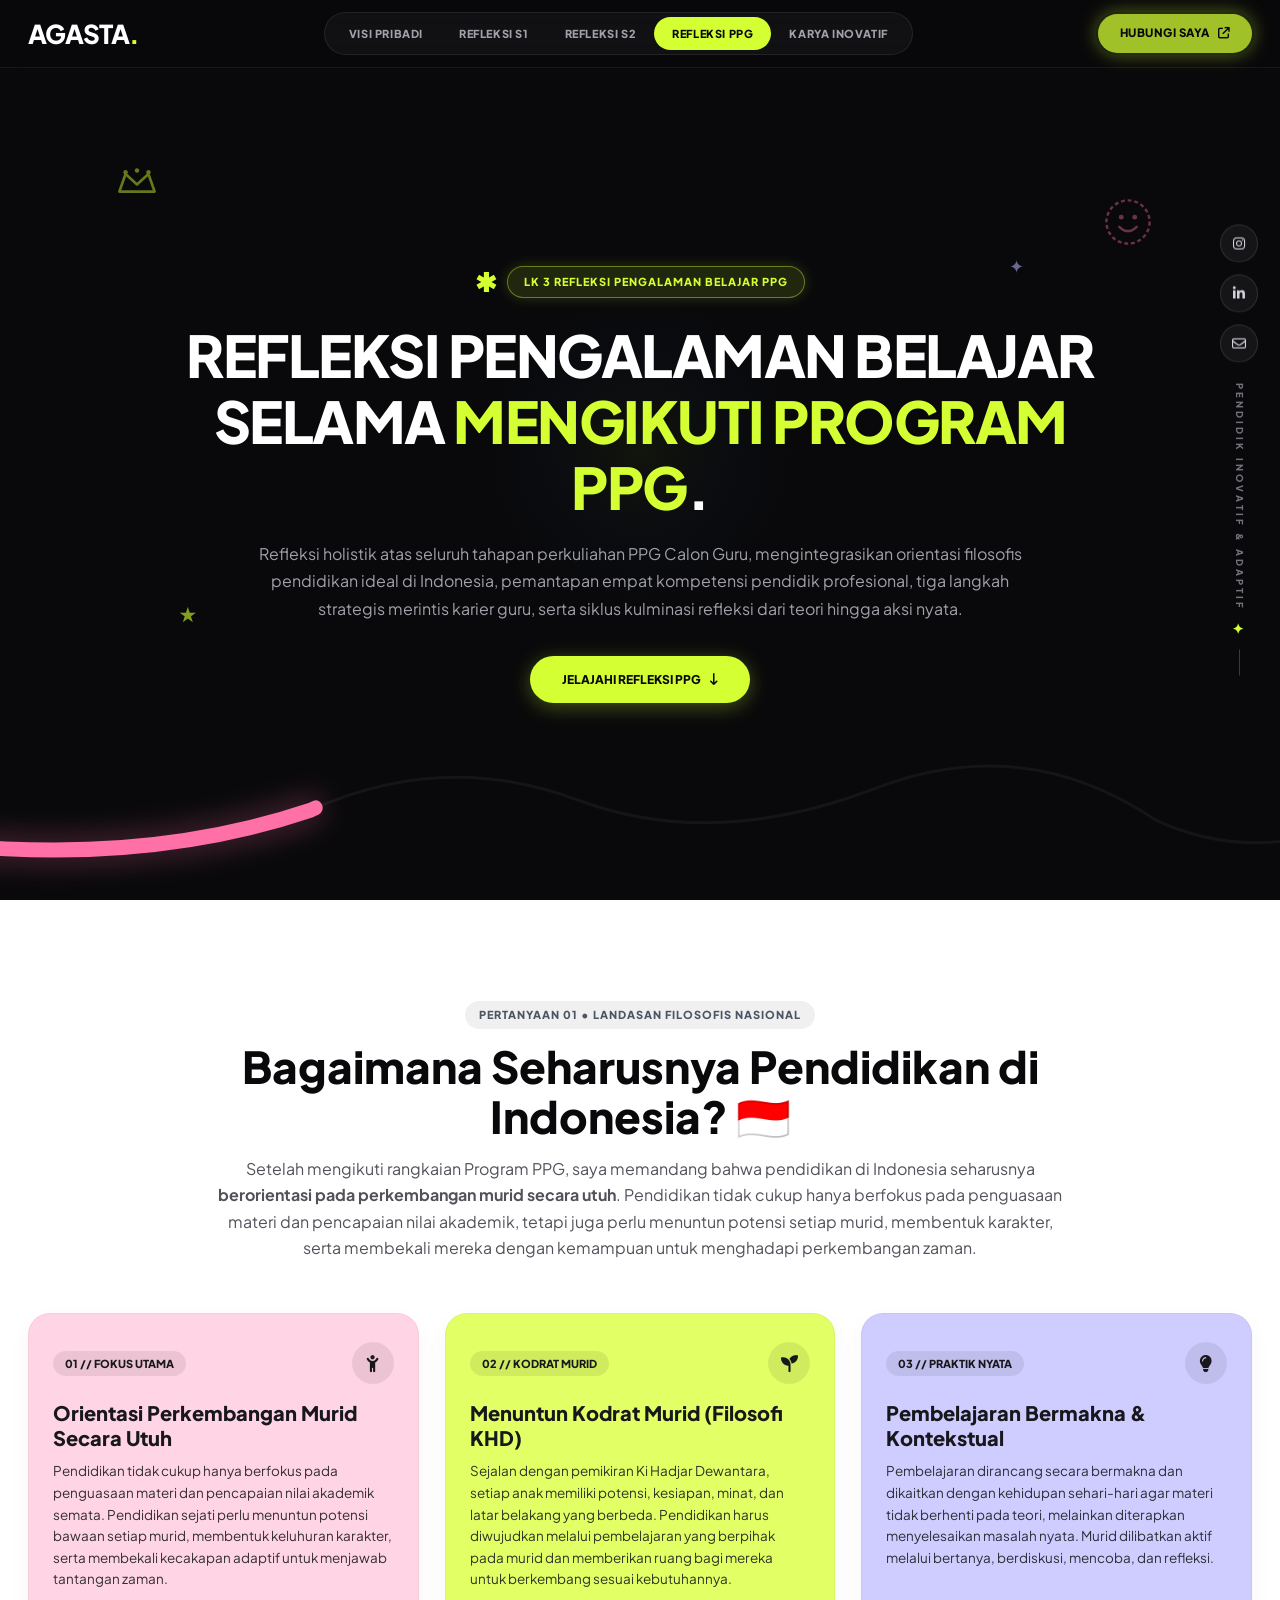
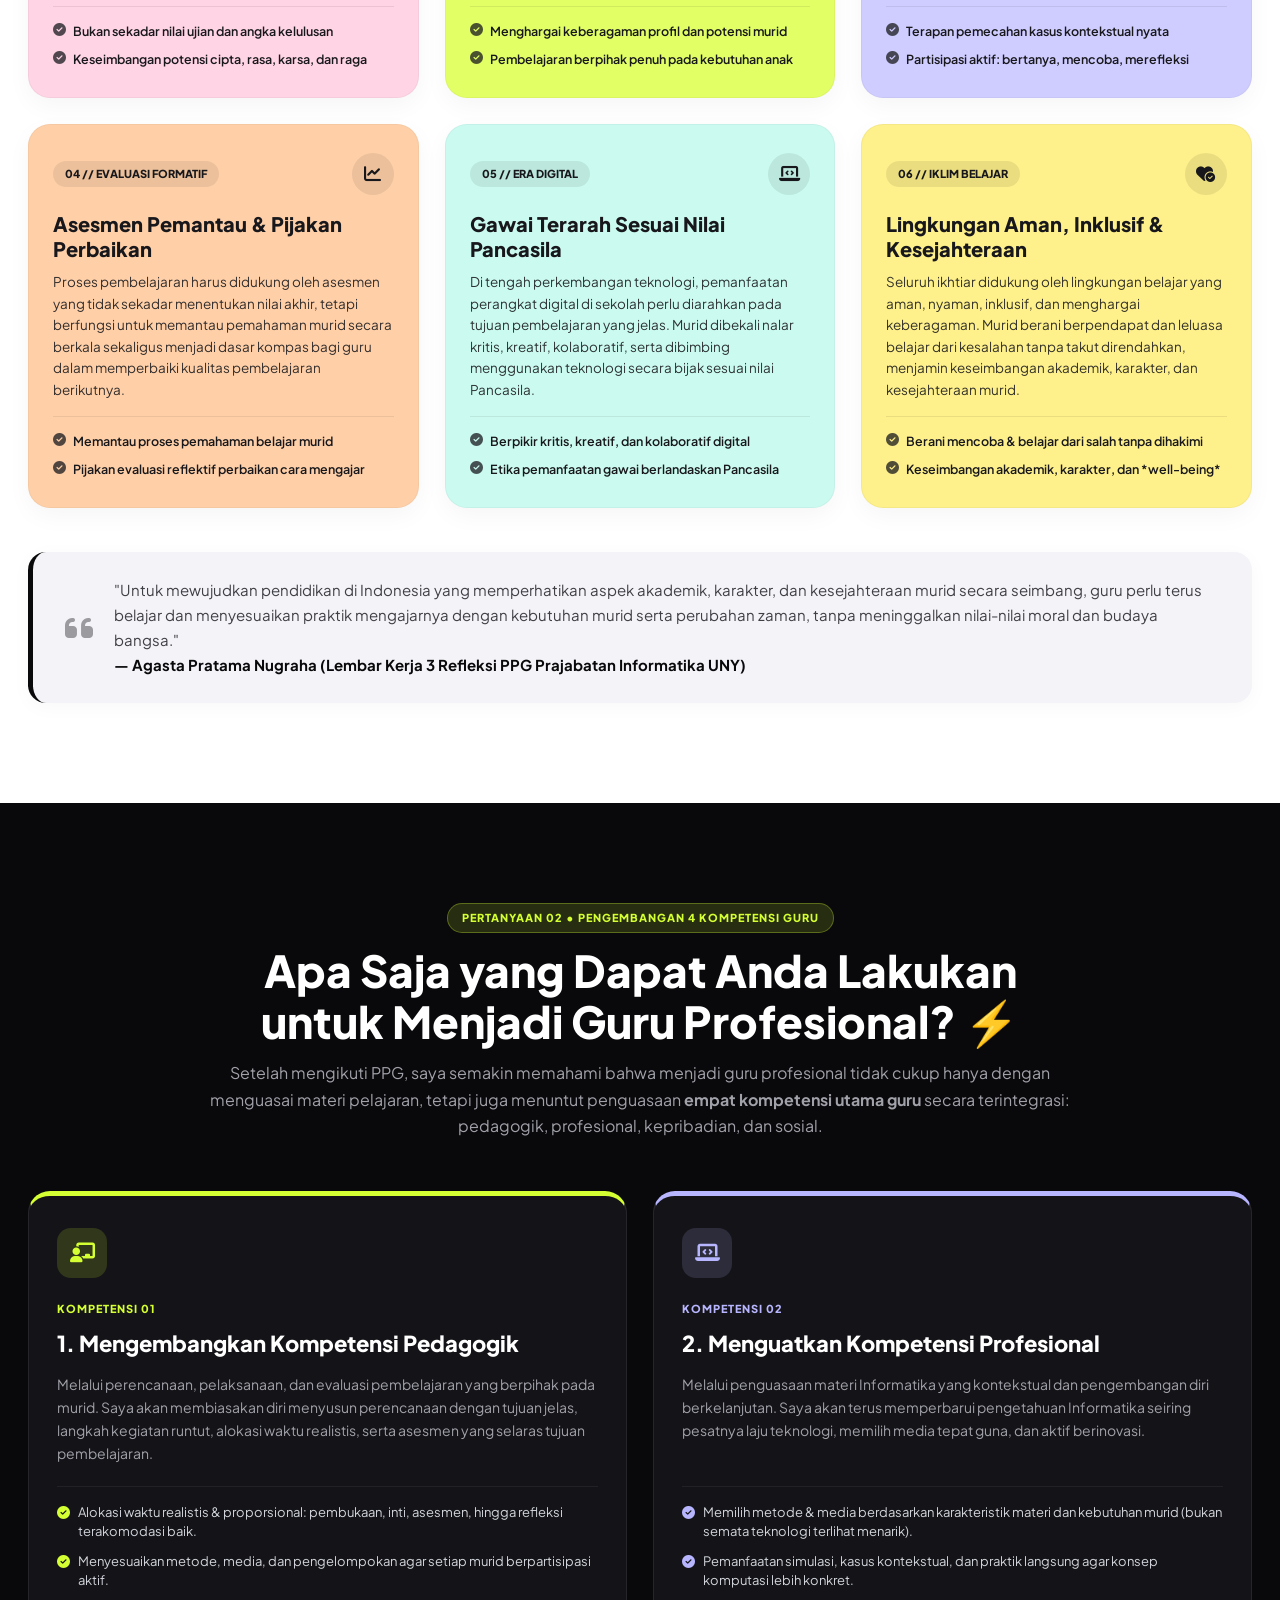
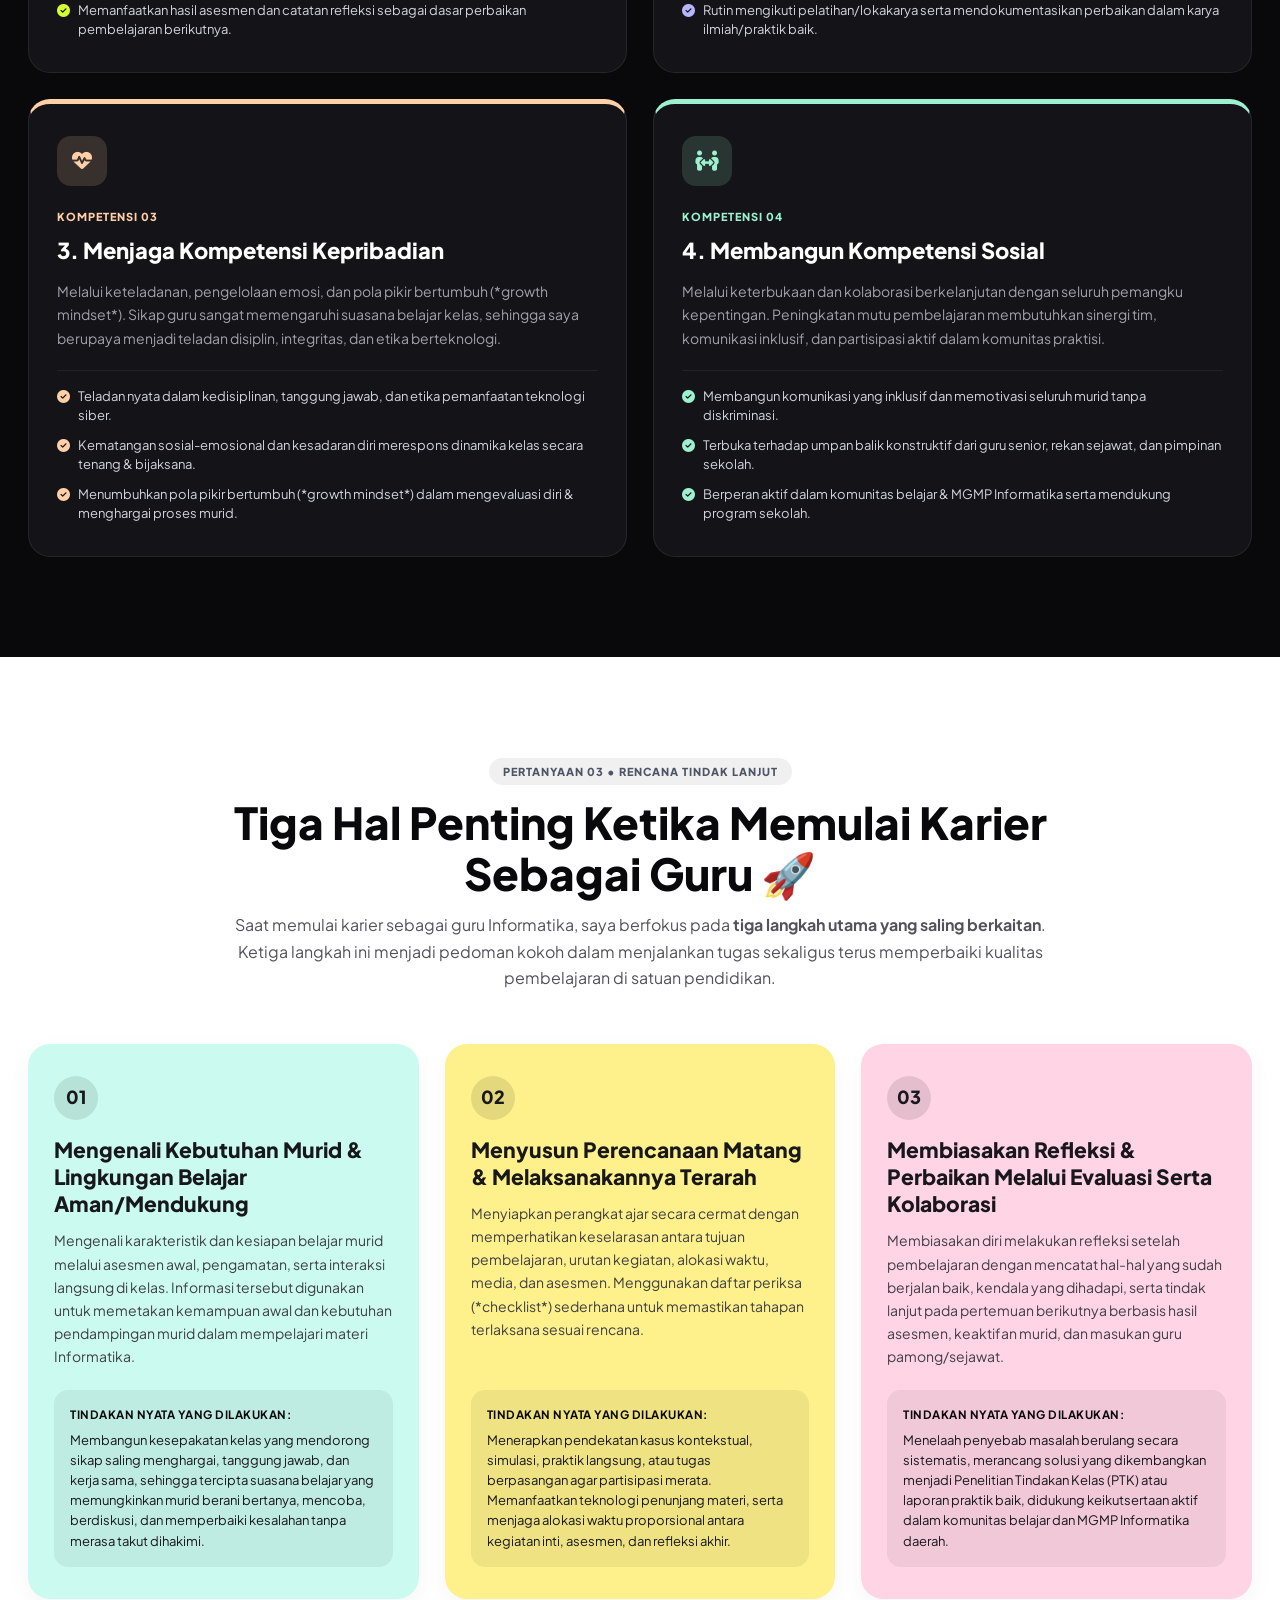
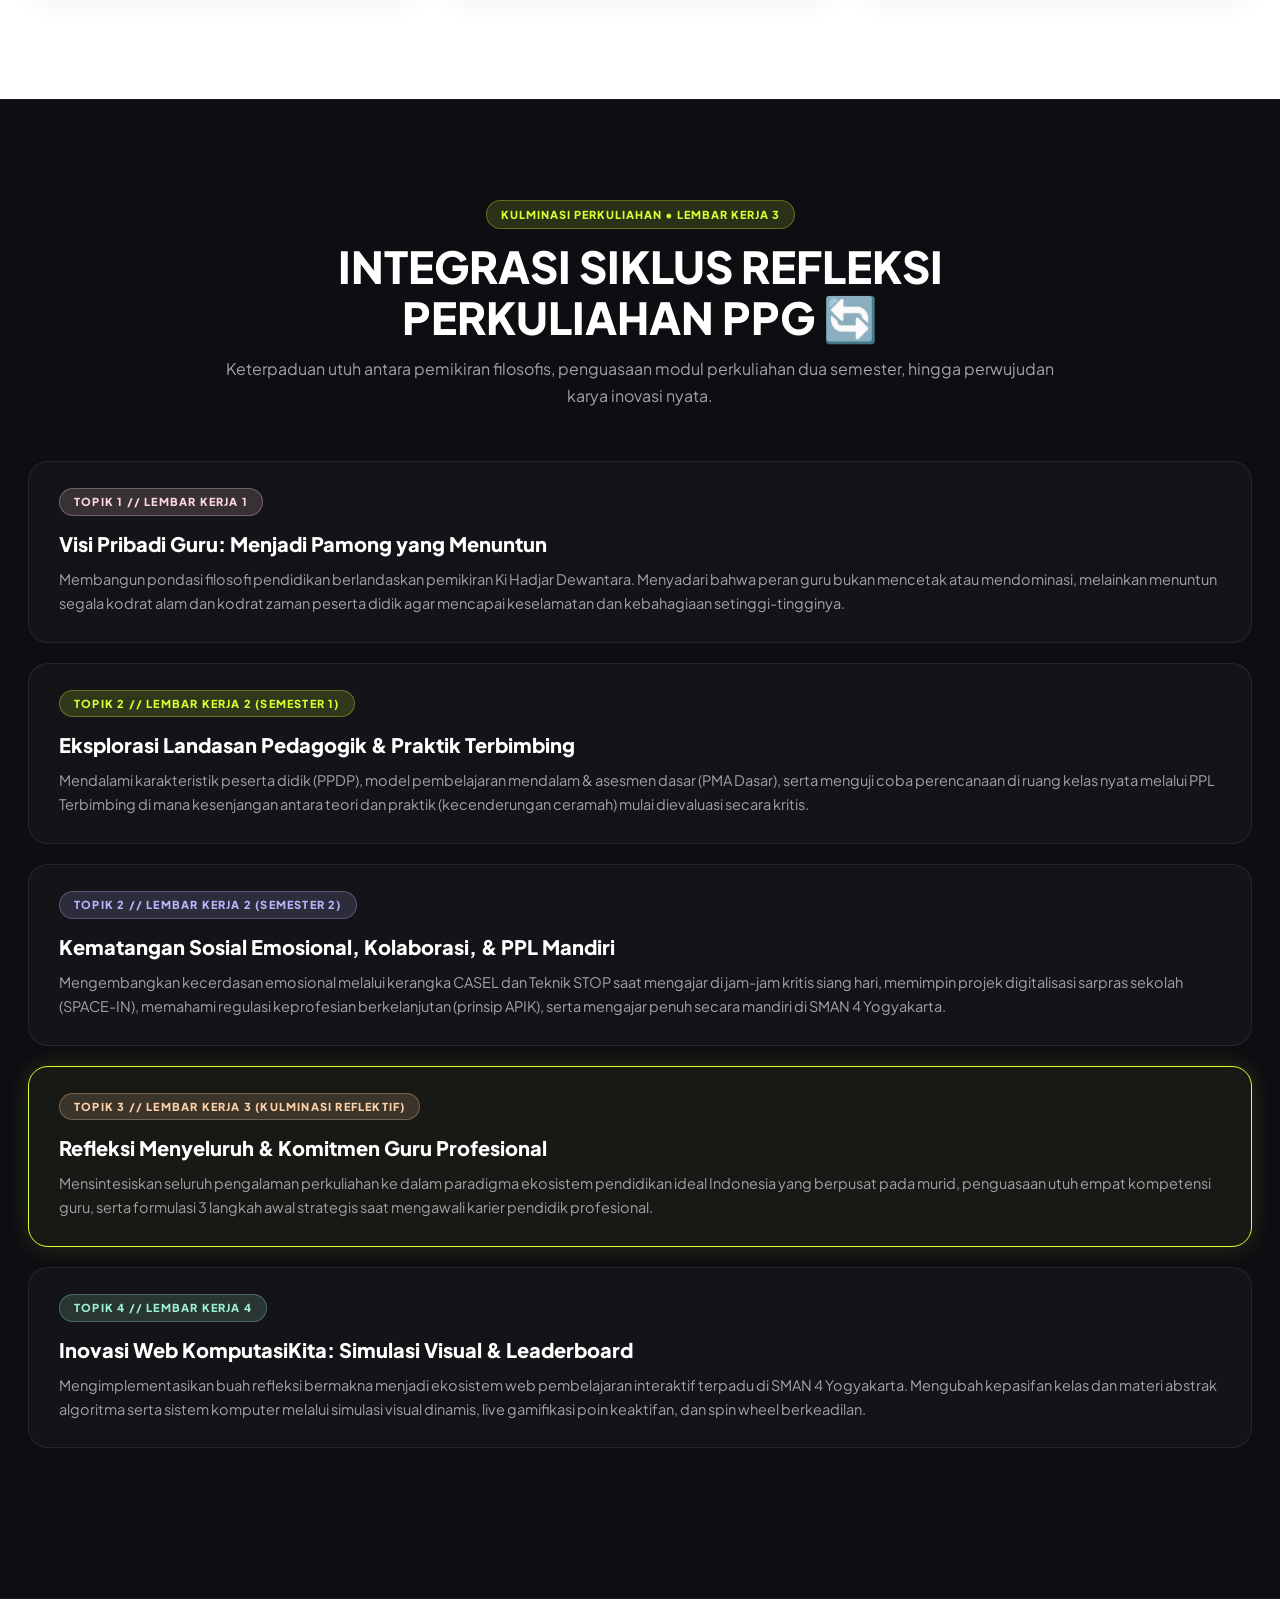
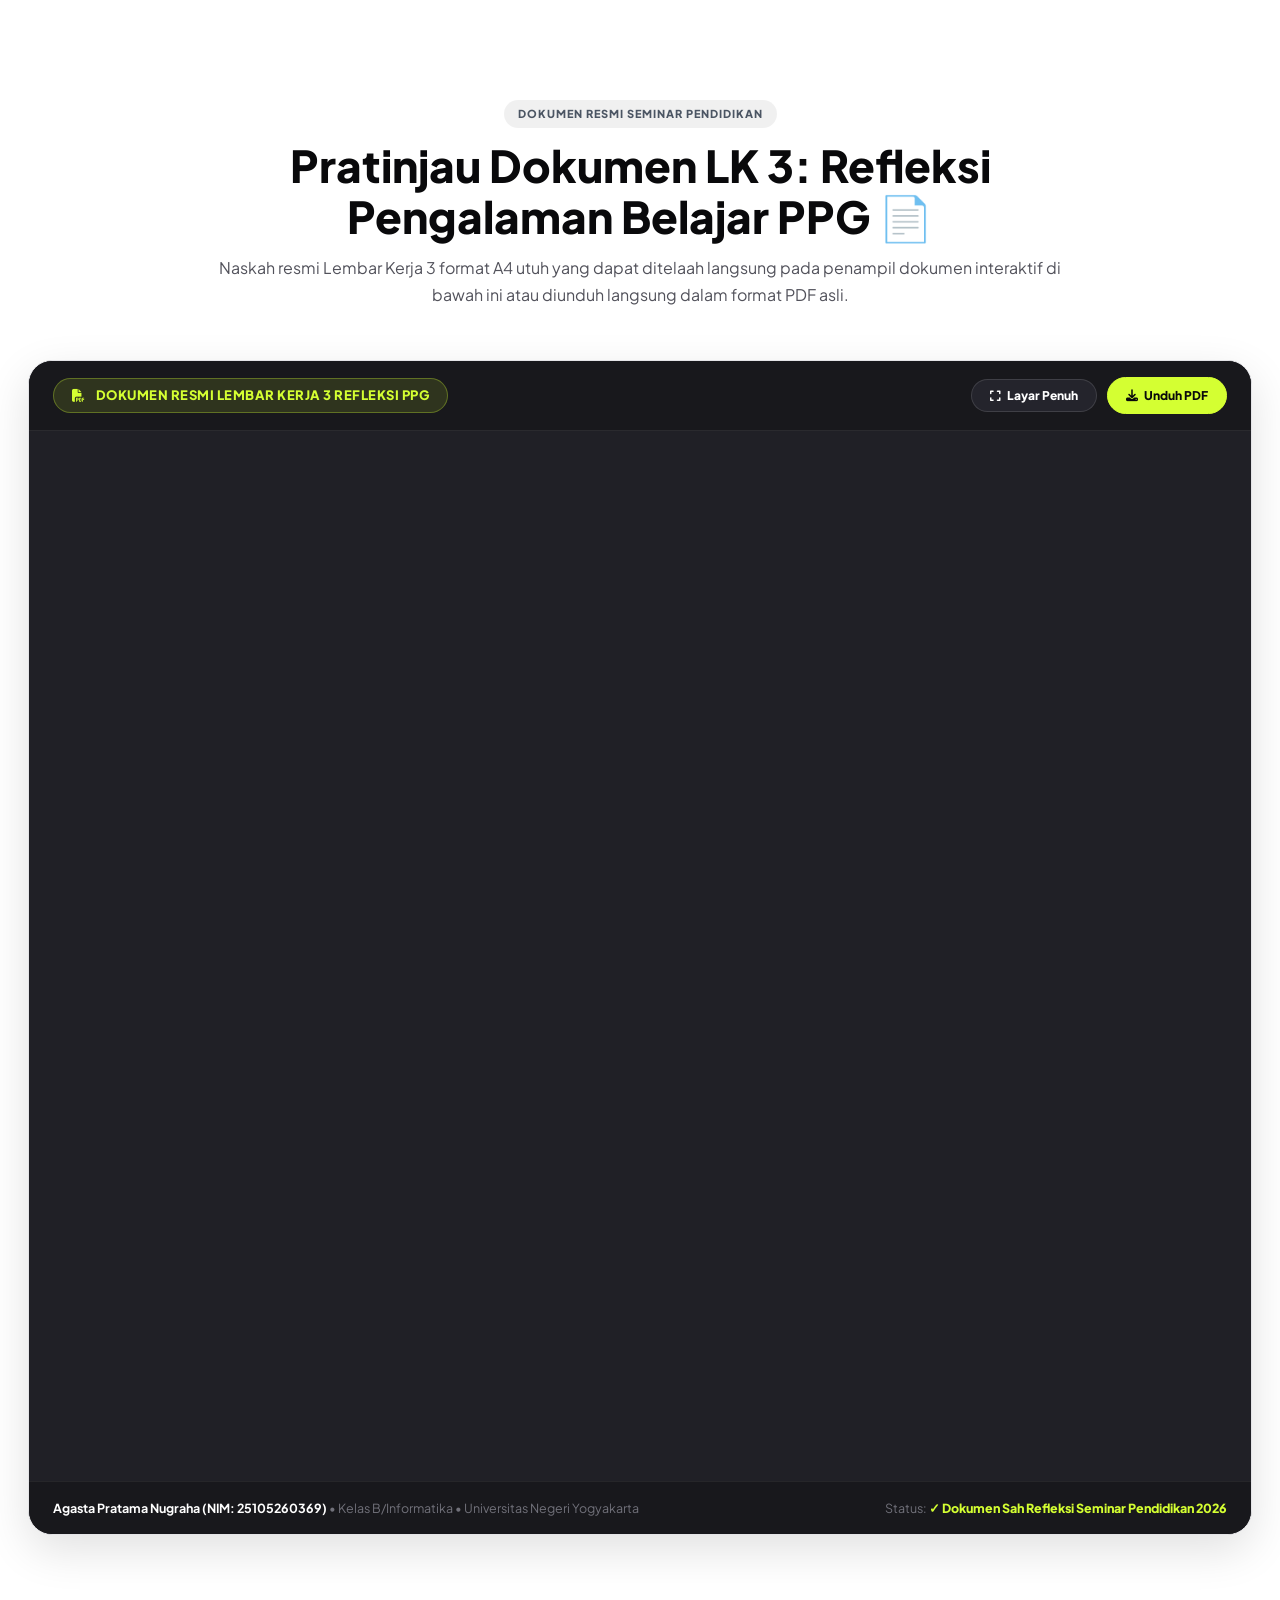
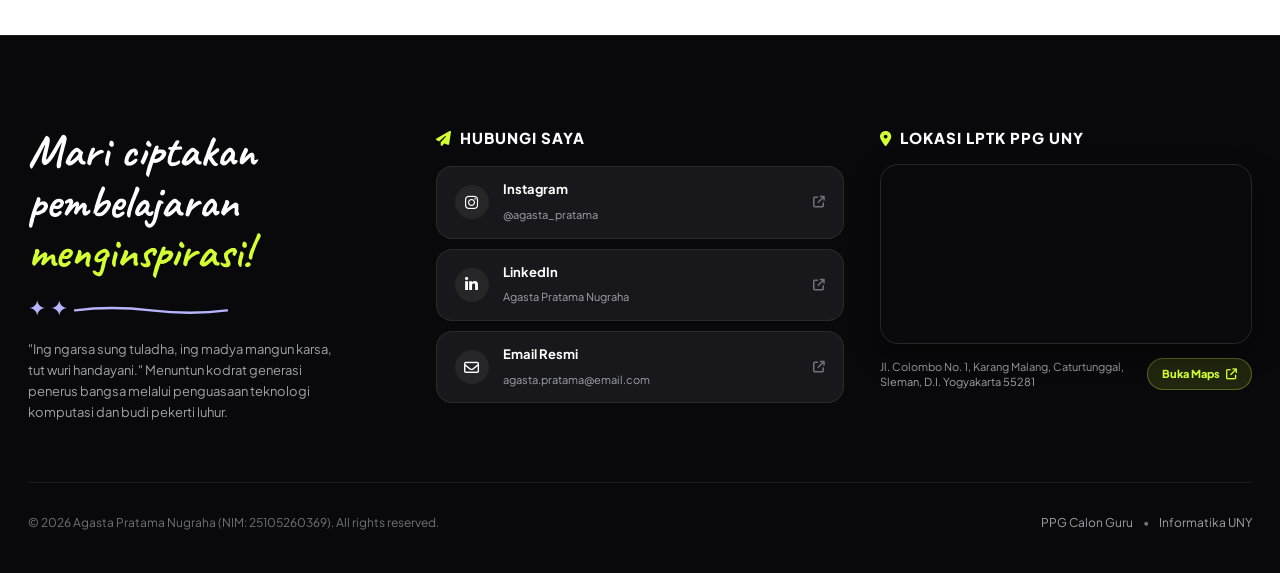
<file: refleksi-ppg.html>
<!doctype html>
<html lang="id">
  <head>
    <meta charset="UTF-8" />
    <meta name="viewport" content="width=device-width, initial-scale=1.0" />
    <!-- Favicon Logo UNY -->
    <link rel="icon" type="image/png" href="logo-uny.png" />
    <link rel="apple-touch-icon" href="logo-uny.png" />
    <title>
      Refleksi Pengalaman Belajar PPG | E-Portofolio PPG Agasta Pratama Nugraha
    </title>

    <!-- Google Fonts -->
    <link rel="preconnect" href="https://fonts.googleapis.com" />
    <link rel="preconnect" href="https://fonts.gstatic.com" crossorigin />
    <link
      href="https://fonts.googleapis.com/css2?family=Bebas+Neue&family=Caveat:wght@600;700&family=Permanent+Marker&family=Plus+Jakarta+Sans:ital,wght@0,400;0,500;0,600;0,700;0,800;0,900;1,700&display=swap"
      rel="stylesheet"
    />

    <!-- FontAwesome Icons -->
    <link
      rel="stylesheet"
      href="https://cdnjs.cloudflare.com/ajax/libs/font-awesome/6.4.0/css/all.min.css"
    />

    <!-- CSS External & Interactive Animations -->
    <link rel="stylesheet" href="css/refleksi-ppg.css" />
    <link rel="stylesheet" href="css/animations.css" />
  </head>

  <body>
    <!-- STICKY VERTICAL SOCIAL BAR -->
    <aside class="sticky-social-bar" aria-label="Social Media Bar">
      <div class="social-icons-vertical">
        <a
          href="https://instagram.com"
          target="_blank"
          rel="noopener noreferrer"
          aria-label="Instagram"
        >
          <i class="fa-brands fa-instagram"></i>
        </a>
        <a
          href="https://linkedin.com"
          target="_blank"
          rel="noopener noreferrer"
          aria-label="LinkedIn"
        >
          <i class="fa-brands fa-linkedin-in"></i>
        </a>
        <a href="mailto:agasta.pratama@email.com" aria-label="Email">
          <i class="fa-regular fa-envelope"></i>
        </a>
      </div>
      <div class="vertical-text-tag">
        <span>PENDIDIK INOVATIF & ADAPTIF</span>
        <span class="sparkle-doodle">✦</span>
      </div>
    </aside>

    <!-- FLOATING NAVBAR (KONSISTEN DENGAN BERANDA & VISI MISI) -->
    <nav class="navbar">
      <div class="nav-container">
        <a href="index.html" class="logo">AGASTA<span>.</span></a>

        <button class="hamburger" id="hamburger" aria-label="Toggle menu">
          <span></span>
          <span></span>
          <span></span>
        </button>

        <ul class="nav-links" id="navLinks">
          <li><a href="visi.html">VISI PRIBADI</a></li>
          <li><a href="refleksi-s1.html">REFLEKSI S1</a></li>
          <li><a href="refleksi-s2.html">REFLEKSI S2</a></li>
          <li><a href="refleksi-ppg.html" class="active">REFLEKSI PPG</a></li>
          <li><a href="inovasi.html">KARYA INOVATIF</a></li>
        </ul>

        <div class="nav-cta">
          <a href="#kontak" class="btn-pill-neon pulse-badge">
            HUBUNGI SAYA <i class="fa-solid fa-arrow-up-right-from-square"></i>
          </a>
        </div>
      </div>
    </nav>

    <!-- 1. HERO ACADEMIC BANNER (PERSIS DENGAN HERO REFLEKSI MATA KULIAH DENGAN WARNA CACING UNGU LILAC) -->
    <header class="hero-academic" id="hero">
      <!-- Floating Doodles -->
      <svg
        class="deco-floating-crown floating-gentle"
        viewBox="0 0 50 40"
        fill="none"
        xmlns="http://www.w3.org/2000/svg"
      >
        <path
          d="M5 32 L 12 12 L 25 24 L 38 12 L 45 32 Z"
          stroke="#d4ff32"
          stroke-width="3"
          stroke-linecap="round"
          stroke-linejoin="round"
        />
        <circle cx="12" cy="10" r="2.5" fill="#d4ff32" />
        <circle cx="25" cy="8" r="2.5" fill="#d4ff32" />
        <circle cx="38" cy="10" r="2.5" fill="#d4ff32" />
      </svg>

      <svg
        class="deco-floating-smiley floating-rotate"
        viewBox="0 0 100 100"
        fill="none"
        xmlns="http://www.w3.org/2000/svg"
      >
        <circle
          cx="50"
          cy="50"
          r="45"
          stroke="#ff70a6"
          stroke-width="5"
          stroke-dasharray="8 6"
        />
        <circle cx="36" cy="40" r="5" fill="#ff70a6" />
        <circle cx="64" cy="40" r="5" fill="#ff70a6" />
        <path
          d="M32 60 Q 50 78 68 60"
          stroke="#ff70a6"
          stroke-width="5"
          stroke-linecap="round"
        />
      </svg>

      <div class="deco-sparkle-1">✦</div>
      <div class="deco-sparkle-2">★</div>

      <div class="container hero-academic-content reveal-scale">
        <div class="g1-asterisk-badge">
          <span class="g1-asterisk-icon">✱</span>
          <span class="g1-badge-pill"
            >LK 3 REFLEKSI PENGALAMAN BELAJAR PPG</span
          >
        </div>

        <h1 class="hero-academic-title">
          REFLEKSI PENGALAMAN BELAJAR <br />
          SELAMA <span class="text-lime">MENGIKUTI PROGRAM PPG</span>.
        </h1>

        <p class="hero-academic-desc">
          Refleksi holistik atas seluruh tahapan perkuliahan PPG Calon Guru,
          mengintegrasikan orientasi filosofis pendidikan ideal di Indonesia,
          pemantapan empat kompetensi pendidik profesional, tiga langkah
          strategis merintis karier guru, serta siklus kulminasi refleksi dari
          teori hingga aksi nyata.
        </p>

        <div class="hero-academic-actions">
          <a href="#pendidikan-indonesia" class="btn-academic-cta">
            JELAJAHI REFLEKSI PPG <i class="fa-solid fa-arrow-down-long"></i>
          </a>
        </div>
      </div>

      <!-- Animasi Cacing Bawah (Warna Lilac Elegan untuk Refleksi PPG) -->
      <div class="hero-bottom-worm-track" aria-hidden="true">
        <svg
          class="worm-svg-canvas"
          viewBox="0 0 1440 160"
          preserveAspectRatio="none"
          fill="none"
          xmlns="http://www.w3.org/2000/svg"
        >
          <path
            class="worm-faint-track"
            d="M -100 100 Q 150 130 350 70 Q 500 10 650 60 Q 800 110 980 50 Q 1150 -10 1300 80 Q 1420 130 1560 70"
          />
          <path
            class="worm-slither-body"
            d="M -100 100 Q 150 130 350 70 Q 500 10 650 60 Q 800 110 980 50 Q 1150 -10 1300 80 Q 1420 130 1560 70"
          />
        </svg>
      </div>
    </header>

    <!-- 2. SECTION 1: BAGAIMANA SEHARUSNYA PENDIDIKAN DI INDONESIA? (LIGHT SECTION - PUTIH BERSIH) -->
    <section class="section-rhythm-light" id="pendidikan-indonesia">
      <div class="container">
        <div class="section-center-head">
          <span class="section-tag-pill-dark"
            >PERTANYAAN 01 • LANDASAN FILOSOFIS NASIONAL</span
          >
          <h2>Bagaimana Seharusnya Pendidikan di Indonesia? 🇮🇩</h2>
          <p>
            Setelah mengikuti rangkaian Program PPG, saya memandang bahwa
            pendidikan di Indonesia seharusnya
            <strong>berorientasi pada perkembangan murid secara utuh</strong>.
            Pendidikan tidak cukup hanya berfokus pada penguasaan materi dan
            pencapaian nilai akademik, tetapi juga perlu menuntun potensi setiap
            murid, membentuk karakter, serta membekali mereka dengan kemampuan
            untuk menghadapi perkembangan zaman.
          </p>
        </div>

        <!-- 6 Soft Pastel Cards Grid (Sesuai Poin Lengkap Dokumen LK 3) -->
        <div class="pendidikan-soft-grid-6">
          <!-- Card 1: Orientasi Perkembangan Murid Utuh (Pink Soft) -->
          <div class="soft-pastel-card card-theme-pink">
            <div>
              <div class="soft-card-top">
                <span class="soft-step-pill">01 // FOKUS UTAMA</span>
                <div class="soft-icon-circle">
                  <i class="fa-solid fa-child-reaching"></i>
                </div>
              </div>
              <div class="soft-card-body">
                <h3>Orientasi Perkembangan Murid Secara Utuh</h3>
                <p>
                  Pendidikan tidak cukup hanya berfokus pada penguasaan materi
                  dan pencapaian nilai akademik semata. Pendidikan sejati perlu
                  menuntun potensi bawaan setiap murid, membentuk keluhuran
                  karakter, serta membekali kecakapan adaptif untuk menjawab
                  tantangan zaman.
                </p>
              </div>
            </div>
            <ul class="soft-card-bullets">
              <li>
                <i class="fa-solid fa-circle-check"></i> Bukan sekadar nilai
                ujian dan angka kelulusan
              </li>
              <li>
                <i class="fa-solid fa-circle-check"></i> Keseimbangan potensi
                cipta, rasa, karsa, dan raga
              </li>
            </ul>
          </div>

          <!-- Card 2: Menuntun Kodrat Murid KHD (Lime Soft) -->
          <div class="soft-pastel-card card-theme-lime">
            <div>
              <div class="soft-card-top">
                <span class="soft-step-pill">02 // KODRAT MURID</span>
                <div class="soft-icon-circle">
                  <i class="fa-solid fa-seedling"></i>
                </div>
              </div>
              <div class="soft-card-body">
                <h3>Menuntun Kodrat Murid (Filosofi KHD)</h3>
                <p>
                  Sejalan dengan pemikiran Ki Hadjar Dewantara, setiap anak
                  memiliki potensi, kesiapan, minat, dan latar belakang yang
                  berbeda. Pendidikan harus diwujudkan melalui pembelajaran yang
                  berpihak pada murid dan memberikan ruang bagi mereka untuk
                  berkembang sesuai kebutuhannya.
                </p>
              </div>
            </div>
            <ul class="soft-card-bullets">
              <li>
                <i class="fa-solid fa-circle-check"></i> Menghargai keberagaman
                profil dan potensi murid
              </li>
              <li>
                <i class="fa-solid fa-circle-check"></i> Pembelajaran berpihak
                penuh pada kebutuhan anak
              </li>
            </ul>
          </div>

          <!-- Card 3: Pembelajaran Bermakna & Kontekstual (Lilac Soft) -->
          <div class="soft-pastel-card card-theme-lilac">
            <div>
              <div class="soft-card-top">
                <span class="soft-step-pill">03 // PRAKTIK NYATA</span>
                <div class="soft-icon-circle">
                  <i class="fa-solid fa-lightbulb"></i>
                </div>
              </div>
              <div class="soft-card-body">
                <h3>Pembelajaran Bermakna & Kontekstual</h3>
                <p>
                  Pembelajaran dirancang secara bermakna dan dikaitkan dengan
                  kehidupan sehari-hari agar materi tidak berhenti pada teori,
                  melainkan diterapkan menyelesaikan masalah nyata. Murid
                  dilibatkan aktif melalui bertanya, berdiskusi, mencoba, dan
                  refleksi.
                </p>
              </div>
            </div>
            <ul class="soft-card-bullets">
              <li>
                <i class="fa-solid fa-circle-check"></i> Terapan pemecahan kasus
                kontekstual nyata
              </li>
              <li>
                <i class="fa-solid fa-circle-check"></i> Partisipasi aktif:
                bertanya, mencoba, merefleksi
              </li>
            </ul>
          </div>

          <!-- Card 4: Asesmen Pemantau & Perbaikan (Peach Soft) -->
          <div class="soft-pastel-card card-theme-peach">
            <div>
              <div class="soft-card-top">
                <span class="soft-step-pill">04 // EVALUASI FORMATIF</span>
                <div class="soft-icon-circle">
                  <i class="fa-solid fa-chart-line"></i>
                </div>
              </div>
              <div class="soft-card-body">
                <h3>Asesmen Pemantau & Pijakan Perbaikan</h3>
                <p>
                  Proses pembelajaran harus didukung oleh asesmen yang tidak
                  sekadar menentukan nilai akhir, tetapi berfungsi untuk
                  memantau pemahaman murid secara berkala sekaligus menjadi
                  dasar kompas bagi guru dalam memperbaiki kualitas pembelajaran
                  berikutnya.
                </p>
              </div>
            </div>
            <ul class="soft-card-bullets">
              <li>
                <i class="fa-solid fa-circle-check"></i> Memantau proses
                pemahaman belajar murid
              </li>
              <li>
                <i class="fa-solid fa-circle-check"></i> Pijakan evaluasi
                reflektif perbaikan cara mengajar
              </li>
            </ul>
          </div>

          <!-- Card 5: Gawai Terarah & Bernilai Pancasila (Mint Soft) -->
          <div class="soft-pastel-card card-theme-mint">
            <div>
              <div class="soft-card-top">
                <span class="soft-step-pill">05 // ERA DIGITAL</span>
                <div class="soft-icon-circle">
                  <i class="fa-solid fa-laptop-code"></i>
                </div>
              </div>
              <div class="soft-card-body">
                <h3>Gawai Terarah Sesuai Nilai Pancasila</h3>
                <p>
                  Di tengah perkembangan teknologi, pemanfaatan perangkat
                  digital di sekolah perlu diarahkan pada tujuan pembelajaran
                  yang jelas. Murid dibekali nalar kritis, kreatif, kolaboratif,
                  serta dibimbing menggunakan teknologi secara bijak sesuai
                  nilai Pancasila.
                </p>
              </div>
            </div>
            <ul class="soft-card-bullets">
              <li>
                <i class="fa-solid fa-circle-check"></i> Berpikir kritis,
                kreatif, dan kolaboratif digital
              </li>
              <li>
                <i class="fa-solid fa-circle-check"></i> Etika pemanfaatan gawai
                berlandaskan Pancasila
              </li>
            </ul>
          </div>

          <!-- Card 6: Lingkungan Belajar Inklusif & Kesejahteraan (Yellow Soft) -->
          <div class="soft-pastel-card card-theme-yellow">
            <div>
              <div class="soft-card-top">
                <span class="soft-step-pill">06 // IKLIM BELAJAR</span>
                <div class="soft-icon-circle">
                  <i class="fa-solid fa-heart-circle-check"></i>
                </div>
              </div>
              <div class="soft-card-body">
                <h3>Lingkungan Aman, Inklusif & Kesejahteraan</h3>
                <p>
                  Seluruh ikhtiar didukung oleh lingkungan belajar yang aman,
                  nyaman, inklusif, dan menghargai keberagaman. Murid berani
                  berpendapat dan leluasa belajar dari kesalahan tanpa takut
                  direndahkan, menjamin keseimbangan akademik, karakter, dan
                  kesejahteraan murid.
                </p>
              </div>
            </div>
            <ul class="soft-card-bullets">
              <li>
                <i class="fa-solid fa-circle-check"></i> Berani mencoba &
                belajar dari salah tanpa dihakimi
              </li>
              <li>
                <i class="fa-solid fa-circle-check"></i> Keseimbangan akademik,
                karakter, dan *well-being*
              </li>
            </ul>
          </div>
        </div>

        <!-- Editorial Callout Quote LK 3 KHD -->
        <div class="callout-quote-editorial">
          <div class="quote-khd-icon">
            <i class="fa-solid fa-quote-left"></i>
          </div>
          <div class="quote-khd-text">
            "Untuk mewujudkan pendidikan di Indonesia yang memperhatikan aspek
            akademik, karakter, dan kesejahteraan murid secara seimbang, guru
            perlu terus belajar dan menyesuaikan praktik mengajarnya dengan
            kebutuhan murid serta perubahan zaman, tanpa meninggalkan
            nilai-nilai moral dan budaya bangsa." <br />
            <strong
              >— Agasta Pratama Nugraha (Lembar Kerja 3 Refleksi PPG Prajabatan
              Informatika UNY)</strong
            >
          </div>
        </div>
      </div>
    </section>

    <!-- 3. SECTION 2: MENJADI GURU PROFESIONAL (DARK SECTION - BENTO CARDS) -->
    <section class="section-rhythm-dark" id="guru-profesional">
      <div class="container">
        <div class="section-center-head">
          <span class="section-tag-pill-light"
            >PERTANYAAN 02 • PENGEMBANGAN 4 KOMPETENSI GURU</span
          >
          <h2>
            Apa Saja yang Dapat Anda Lakukan untuk Menjadi Guru Profesional? ⚡
          </h2>
          <p>
            Setelah mengikuti PPG, saya semakin memahami bahwa menjadi guru
            profesional tidak cukup hanya dengan menguasai materi pelajaran,
            tetapi juga menuntut penguasaan
            <strong>empat kompetensi utama guru</strong> secara terintegrasi:
            pedagogik, profesional, kepribadian, dan sosial.
          </p>
        </div>

        <div class="bento-kompetensi-grid">
          <!-- Kompetensi 1: Pedagogik (Aksen Neon Lime) -->
          <div
            class="bento-kompetensi-card"
            style="border-top: 5px solid var(--neon-lime)"
          >
            <div>
              <div
                class="bento-card-icon-bubble"
                style="
                  background: rgba(212, 255, 50, 0.15);
                  color: var(--neon-lime);
                "
              >
                <i class="fa-solid fa-chalkboard-user"></i>
              </div>
              <span
                style="
                  font-size: 11px;
                  font-weight: 800;
                  color: var(--neon-lime);
                  text-transform: uppercase;
                  letter-spacing: 1px;
                "
                >KOMPETENSI 01</span
              >
              <h3 class="bento-card-title">
                1. Mengembangkan Kompetensi Pedagogik
              </h3>
              <p class="bento-card-desc">
                Melalui perencanaan, pelaksanaan, dan evaluasi pembelajaran yang
                berpihak pada murid. Saya akan membiasakan diri menyusun
                perencanaan dengan tujuan jelas, langkah kegiatan runtut,
                alokasi waktu realistis, serta asesmen yang selaras tujuan
                pembelajaran.
              </p>
            </div>
            <ul class="bento-check-list">
              <li>
                <i class="fa-solid fa-circle-check"></i> Alokasi waktu realistis
                & proporsional: pembukaan, inti, asesmen, hingga refleksi
                terakomodasi baik.
              </li>
              <li>
                <i class="fa-solid fa-circle-check"></i> Menyesuaikan metode,
                media, dan pengelompokan agar setiap murid berpartisipasi aktif.
              </li>
              <li>
                <i class="fa-solid fa-circle-check"></i> Memanfaatkan hasil
                asesmen dan catatan refleksi sebagai dasar perbaikan
                pembelajaran berikutnya.
              </li>
            </ul>
          </div>

          <!-- Kompetensi 2: Profesional (Aksen Pastel Lilac) -->
          <div
            class="bento-kompetensi-card"
            style="border-top: 5px solid var(--pastel-lilac)"
          >
            <div>
              <div
                class="bento-card-icon-bubble"
                style="
                  background: rgba(184, 181, 255, 0.15);
                  color: var(--pastel-lilac);
                "
              >
                <i class="fa-solid fa-laptop-code"></i>
              </div>
              <span
                style="
                  font-size: 11px;
                  font-weight: 800;
                  color: var(--pastel-lilac);
                  text-transform: uppercase;
                  letter-spacing: 1px;
                "
                >KOMPETENSI 02</span
              >
              <h3 class="bento-card-title">
                2. Menguatkan Kompetensi Profesional
              </h3>
              <p class="bento-card-desc">
                Melalui penguasaan materi Informatika yang kontekstual dan
                pengembangan diri berkelanjutan. Saya akan terus memperbarui
                pengetahuan Informatika seiring pesatnya laju teknologi, memilih
                media tepat guna, dan aktif berinovasi.
              </p>
            </div>
            <ul class="bento-check-list">
              <li>
                <i
                  class="fa-solid fa-circle-check"
                  style="color: var(--pastel-lilac)"
                ></i>
                Memilih metode & media berdasarkan karakteristik materi dan
                kebutuhan murid (bukan semata teknologi terlihat menarik).
              </li>
              <li>
                <i
                  class="fa-solid fa-circle-check"
                  style="color: var(--pastel-lilac)"
                ></i>
                Pemanfaatan simulasi, kasus kontekstual, dan praktik langsung
                agar konsep komputasi lebih konkret.
              </li>
              <li>
                <i
                  class="fa-solid fa-circle-check"
                  style="color: var(--pastel-lilac)"
                ></i>
                Rutin mengikuti pelatihan/lokakarya serta mendokumentasikan
                perbaikan dalam karya ilmiah/praktik baik.
              </li>
            </ul>
          </div>

          <!-- Kompetensi 3: Kepribadian (Aksen Pastel Peach) -->
          <div
            class="bento-kompetensi-card"
            style="border-top: 5px solid #ffd0a8"
          >
            <div>
              <div
                class="bento-card-icon-bubble"
                style="background: rgba(255, 208, 168, 0.15); color: #ffd0a8"
              >
                <i class="fa-solid fa-heart-pulse"></i>
              </div>
              <span
                style="
                  font-size: 11px;
                  font-weight: 800;
                  color: #ffd0a8;
                  text-transform: uppercase;
                  letter-spacing: 1px;
                "
                >KOMPETENSI 03</span
              >
              <h3 class="bento-card-title">
                3. Menjaga Kompetensi Kepribadian
              </h3>
              <p class="bento-card-desc">
                Melalui keteladanan, pengelolaan emosi, dan pola pikir bertumbuh
                (*growth mindset*). Sikap guru sangat memengaruhi suasana
                belajar kelas, sehingga saya berupaya menjadi teladan disiplin,
                integritas, dan etika berteknologi.
              </p>
            </div>
            <ul class="bento-check-list">
              <li>
                <i class="fa-solid fa-circle-check" style="color: #ffd0a8"></i>
                Teladan nyata dalam kedisiplinan, tanggung jawab, dan etika
                pemanfaatan teknologi siber.
              </li>
              <li>
                <i class="fa-solid fa-circle-check" style="color: #ffd0a8"></i>
                Kematangan sosial-emosional dan kesadaran diri merespons
                dinamika kelas secara tenang & bijaksana.
              </li>
              <li>
                <i class="fa-solid fa-circle-check" style="color: #ffd0a8"></i>
                Menumbuhkan pola pikir bertumbuh (*growth mindset*) dalam
                mengevaluasi diri & menghargai proses murid.
              </li>
            </ul>
          </div>

          <!-- Kompetensi 4: Sosial (Aksen Pastel Mint) -->
          <div
            class="bento-kompetensi-card"
            style="border-top: 5px solid #9df0d0"
          >
            <div>
              <div
                class="bento-card-icon-bubble"
                style="background: rgba(157, 240, 208, 0.15); color: #9df0d0"
              >
                <i class="fa-solid fa-people-arrows"></i>
              </div>
              <span
                style="
                  font-size: 11px;
                  font-weight: 800;
                  color: #9df0d0;
                  text-transform: uppercase;
                  letter-spacing: 1px;
                "
                >KOMPETENSI 04</span
              >
              <h3 class="bento-card-title">4. Membangun Kompetensi Sosial</h3>
              <p class="bento-card-desc">
                Melalui keterbukaan dan kolaborasi berkelanjutan dengan seluruh
                pemangku kepentingan. Peningkatan mutu pembelajaran membutuhkan
                sinergi tim, komunikasi inklusif, dan partisipasi aktif dalam
                komunitas praktisi.
              </p>
            </div>
            <ul class="bento-check-list">
              <li>
                <i class="fa-solid fa-circle-check" style="color: #9df0d0"></i>
                Membangun komunikasi yang inklusif dan memotivasi seluruh murid
                tanpa diskriminasi.
              </li>
              <li>
                <i class="fa-solid fa-circle-check" style="color: #9df0d0"></i>
                Terbuka terhadap umpan balik konstruktif dari guru senior, rekan
                sejawat, dan pimpinan sekolah.
              </li>
              <li>
                <i class="fa-solid fa-circle-check" style="color: #9df0d0"></i>
                Berperan aktif dalam komunitas belajar & MGMP Informatika serta
                mendukung program sekolah.
              </li>
            </ul>
          </div>
        </div>
      </div>
    </section>

    <!-- 4. SECTION 3: TIGA LANGKAH AWAL MEMULAI KARIER GURU (LIGHT SECTION - PUTIH BERSIH) -->
    <section class="section-rhythm-light" id="langkah-karier">
      <div class="container">
        <div class="section-center-head">
          <span class="section-tag-pill-dark"
            >PERTANYAAN 03 • RENCANA TINDAK LANJUT</span
          >
          <h2>Tiga Hal Penting Ketika Memulai Karier Sebagai Guru 🚀</h2>
          <p>
            Saat memulai karier sebagai guru Informatika, saya berfokus pada
            <strong>tiga langkah utama yang saling berkaitan</strong>. Ketiga
            langkah ini menjadi pedoman kokoh dalam menjalankan tugas sekaligus
            terus memperbaiki kualitas pembelajaran di satuan pendidikan.
          </p>
        </div>

        <div class="tiga-langkah-grid">
          <!-- Langkah 1: Kebutuhan Murid & Lingkungan Aman (Mint Soft) -->
          <div class="langkah-card-item card-theme-mint">
            <div>
              <div class="langkah-num-badge">01</div>
              <h3 class="langkah-title">
                Mengenali Kebutuhan Murid & Lingkungan Belajar Aman/Mendukung
              </h3>
              <p class="langkah-desc">
                Mengenali karakteristik dan kesiapan belajar murid melalui
                asesmen awal, pengamatan, serta interaksi langsung di kelas.
                Informasi tersebut digunakan untuk memetakan kemampuan awal dan
                kebutuhan pendampingan murid dalam mempelajari materi
                Informatika.
              </p>
            </div>
            <div class="langkah-action-box">
              <strong>Tindakan Nyata yang Dilakukan:</strong>
              <span
                >Membangun kesepakatan kelas yang mendorong sikap saling
                menghargai, tanggung jawab, dan kerja sama, sehingga tercipta
                suasana belajar yang memungkinkan murid berani bertanya,
                mencoba, berdiskusi, dan memperbaiki kesalahan tanpa merasa
                takut dihakimi.</span
              >
            </div>
          </div>

          <!-- Langkah 2: Perencanaan Matang & Pelaksanaan Terarah (Yellow Soft) -->
          <div class="langkah-card-item card-theme-yellow">
            <div>
              <div class="langkah-num-badge">02</div>
              <h3 class="langkah-title">
                Menyusun Perencanaan Matang & Melaksanakannya Terarah
              </h3>
              <p class="langkah-desc">
                Menyiapkan perangkat ajar secara cermat dengan memperhatikan
                keselarasan antara tujuan pembelajaran, urutan kegiatan, alokasi
                waktu, media, dan asesmen. Menggunakan daftar periksa
                (*checklist*) sederhana untuk memastikan tahapan terlaksana
                sesuai rencana.
              </p>
            </div>
            <div class="langkah-action-box">
              <strong>Tindakan Nyata yang Dilakukan:</strong>
              <span
                >Menerapkan pendekatan kasus kontekstual, simulasi, praktik
                langsung, atau tugas berpasangan agar partisipasi merata.
                Memanfaatkan teknologi penunjang materi, serta menjaga alokasi
                waktu proporsional antara kegiatan inti, asesmen, dan refleksi
                akhir.</span
              >
            </div>
          </div>

          <!-- Langkah 3: Membiasakan Refleksi & Kolaborasi Evaluasi (Pink Soft) -->
          <div class="langkah-card-item card-theme-pink">
            <div>
              <div class="langkah-num-badge">03</div>
              <h3 class="langkah-title">
                Membiasakan Refleksi & Perbaikan Melalui Evaluasi Serta
                Kolaborasi
              </h3>
              <p class="langkah-desc">
                Membiasakan diri melakukan refleksi setelah pembelajaran dengan
                mencatat hal-hal yang sudah berjalan baik, kendala yang
                dihadapi, serta tindak lanjut pada pertemuan berikutnya berbasis
                hasil asesmen, keaktifan murid, dan masukan guru pamong/sejawat.
              </p>
            </div>
            <div class="langkah-action-box">
              <strong>Tindakan Nyata yang Dilakukan:</strong>
              <span
                >Menelaah penyebab masalah berulang secara sistematis, merancang
                solusi yang dikembangkan menjadi Penelitian Tindakan Kelas (PTK)
                atau laporan praktik baik, didukung keikutsertaan aktif dalam
                komunitas belajar dan MGMP Informatika daerah.</span
              >
            </div>
          </div>
        </div>
      </div>
    </section>

    <!-- 5. SECTION 4: INTEGRASI SIKLUS REFLEKSI PERKULIAHAN PPG & EMBED VIEWER LK 3 (DARK SECTION) -->
    <section class="section-rhythm-dark-surface" id="siklus-ppg">
      <div class="container">
        <!-- HEADER BAGIAN 04 (SESUAI INSTRUKSI SPESIFIK USER) -->
        <div class="section-center-head">
          <span class="section-tag-pill-light"
            >KULMINASI PERKULIAHAN • LEMBAR KERJA 3</span
          >
          <h2>INTEGRASI SIKLUS REFLEKSI PERKULIAHAN PPG 🔄</h2>
          <p>
            Keterpaduan utuh antara pemikiran filosofis, penguasaan modul
            perkuliahan dua semester, hingga perwujudan karya inovasi nyata.
          </p>
        </div>

        <!-- 5 CONTENT CARDS SIKLUS (FUNGSI HANYA SEBAGAI CARD PENAMPIL KONTEN TANPA NAVIGASI) -->
        <div class="siklus-cards-container">
          <!-- Card 1 -->
          <div class="siklus-content-card">
            <span class="siklus-card-tag tag-pink"
              >TOPIK 1 // LEMBAR KERJA 1</span
            >
            <h3 class="siklus-card-title">
              Visi Pribadi Guru: Menjadi Pamong yang Menuntun
            </h3>
            <p class="siklus-card-desc">
              Membangun pondasi filosofi pendidikan berlandaskan pemikiran Ki
              Hadjar Dewantara. Menyadari bahwa peran guru bukan mencetak atau
              mendominasi, melainkan menuntun segala kodrat alam dan kodrat
              zaman peserta didik agar mencapai keselamatan dan kebahagiaan
              setinggi-tingginya.
            </p>
          </div>

          <!-- Card 2 -->
          <div class="siklus-content-card">
            <span class="siklus-card-tag tag-lime"
              >TOPIK 2 // LEMBAR KERJA 2 (SEMESTER 1)</span
            >
            <h3 class="siklus-card-title">
              Eksplorasi Landasan Pedagogik & Praktik Terbimbing
            </h3>
            <p class="siklus-card-desc">
              Mendalami karakteristik peserta didik (PPDP), model pembelajaran
              mendalam & asesmen dasar (PMA Dasar), serta menguji coba
              perencanaan di ruang kelas nyata melalui PPL Terbimbing di mana
              kesenjangan antara teori dan praktik (kecenderungan ceramah) mulai
              dievaluasi secara kritis.
            </p>
          </div>

          <!-- Card 3 -->
          <div class="siklus-content-card">
            <span class="siklus-card-tag tag-lilac"
              >TOPIK 2 // LEMBAR KERJA 2 (SEMESTER 2)</span
            >
            <h3 class="siklus-card-title">
              Kematangan Sosial Emosional, Kolaborasi, & PPL Mandiri
            </h3>
            <p class="siklus-card-desc">
              Mengembangkan kecerdasan emosional melalui kerangka CASEL dan
              Teknik STOP saat mengajar di jam-jam kritis siang hari, memimpin
              projek digitalisasi sarpras sekolah (SPACE-IN), memahami regulasi
              keprofesian berkelanjutan (prinsip APIK), serta mengajar penuh
              secara mandiri di SMAN 4 Yogyakarta.
            </p>
          </div>

          <!-- Card 4 (Kulminasi Reflektif) -->
          <div class="siklus-content-card active-kulminasi">
            <span class="siklus-card-tag tag-peach"
              >TOPIK 3 // LEMBAR KERJA 3 (KULMINASI REFLEKTIF)</span
            >
            <h3 class="siklus-card-title">
              Refleksi Menyeluruh & Komitmen Guru Profesional
            </h3>
            <p class="siklus-card-desc">
              Mensintesiskan seluruh pengalaman perkuliahan ke dalam paradigma
              ekosistem pendidikan ideal Indonesia yang berpusat pada murid,
              penguasaan utuh empat kompetensi guru, serta formulasi 3 langkah
              awal strategis saat mengawali karier pendidik profesional.
            </p>
          </div>

          <!-- Card 5 -->
          <div class="siklus-content-card">
            <span class="siklus-card-tag tag-mint"
              >TOPIK 4 // LEMBAR KERJA 4</span
            >
            <h3 class="siklus-card-title">
              Inovasi Web KomputasiKita: Simulasi Visual &amp; Leaderboard
            </h3>
            <p class="siklus-card-desc">
              Mengimplementasikan buah refleksi bermakna menjadi ekosistem web pembelajaran interaktif terpadu di SMAN 4 Yogyakarta. Mengubah kepasifan kelas dan materi abstrak algoritma serta sistem komputer melalui simulasi visual dinamis, live gamifikasi poin keaktifan, dan spin wheel berkeadilan.
            </p>
          </div>
        </div>
      </div>
    </section>

    <!-- 5. SECTION: PRATINJAU DOKUMEN LK 3 (LIGHT SECTION - PUTIH BERSIH) -->
    <section class="section-rhythm-light" id="dokumen-lk3">
      <div class="container">
        <div class="section-center-head">
          <span class="section-tag-pill-dark">DOKUMEN RESMI SEMINAR PENDIDIKAN</span>
          <h2>Pratinjau Dokumen LK 3: Refleksi Pengalaman Belajar PPG 📄</h2>
          <p>
            Naskah resmi Lembar Kerja 3 format A4 utuh yang dapat ditelaah langsung pada penampil dokumen interaktif di bawah ini atau diunduh langsung dalam format PDF asli.
          </p>
        </div>

        <!-- Embedded Document Viewer LK 3 Khusus Refleksi PPG -->
        <div class="lk-embed-viewer-wrapper" style="box-shadow: 0 15px 45px rgba(0, 0, 0, 0.12); border: 1px solid #e4e4e7;">
          <div class="lk-embed-header-bar" style="background: #18181c; border-bottom: 1px solid rgba(255, 255, 255, 0.08);">
            <div class="lk-embed-title-badge">
              <i class="fa-solid fa-file-pdf"></i> DOKUMEN RESMI LEMBAR KERJA 3
              REFLEKSI PPG
            </div>

            <div class="lk-embed-actions">
              <button
                class="lk-action-btn-pill"
                onclick="togglePpgFullscreen()"
              >
                <i class="fa-solid fa-expand"></i> Layar Penuh
              </button>
              <a
                href="pdf/refleksippg/LEMBAR KERJA 3 (LK 3) REFLEKSI PENGALAMAN BELAJAR SELAMA MENGIKUTI PPG.pdf"
                download="LEMBAR KERJA 3 (LK 3) REFLEKSI PENGALAMAN BELAJAR SELAMA MENGIKUTI PPG.pdf"
                class="lk-action-btn-pill"
                style="
                  background: var(--neon-lime);
                  color: #09090b;
                  border-color: var(--neon-lime);
                "
              >
                <i class="fa-solid fa-download"></i> Unduh PDF
              </a>
            </div>
          </div>

          <!-- Live Embedded Iframe (Tinggi 1050px Sesuai Format Kertas A4 Panjang) -->
          <div class="lk-iframe-viewport" id="ppg-frame-wrapper">
            <iframe
              id="ppg-live-iframe"
              src="pdf/refleksippg/LEMBAR KERJA 3 (LK 3) REFLEKSI PENGALAMAN BELAJAR SELAMA MENGIKUTI PPG.pdf#view=FitH"
              title="Penampil Dokumen LK 3 Refleksi Pengalaman Belajar PPG"
            ></iframe>
          </div>

          <div
            style="
              background: #18181c;
              padding: 16px 24px;
              display: flex;
              justify-content: space-between;
              align-items: center;
              flex-wrap: wrap;
              gap: 12px;
              font-size: 12.5px;
              color: #71717a;
              border-top: 1px solid rgba(255, 255, 255, 0.06);
            "
          >
            <div>
              <strong style="color: #ffffff"
                >Agasta Pratama Nugraha (NIM: 25105260369)</strong
              >
              • Kelas B/Informatika • Universitas Negeri Yogyakarta
            </div>
            <div>
              Status:
              <span class="text-lime" style="font-weight: 800"
                >✓ Dokumen Sah Refleksi Seminar Pendidikan 2026</span
              >
            </div>
          </div>
        </div>
      </div>
    </section>

    <!-- 6. FOOTER (EXACT MATCH DENGAN BERANDA & VISI MISI) -->
    <footer class="main-footer" id="kontak">
      <div class="container">
        <div class="footer-top-grid">
          <!-- Kolom Kiri -->
          <div class="footer-left-headline">
            <div class="footer-cursive-text">
              Mari ciptakan<br />
              pembelajaran<br />
              <span class="text-lime">menginspirasi!</span>
            </div>
            <div class="footer-stars-doodle">✦ ✦</div>
            <svg
              class="footer-underline-doodle"
              viewBox="0 0 200 15"
              fill="none"
              xmlns="http://www.w3.org/2000/svg"
            >
              <path
                d="M5 8 Q 50 2 100 8 T 195 8"
                stroke="#b8b5ff"
                stroke-width="3"
                stroke-linecap="round"
              />
            </svg>
            <p class="footer-left-desc">
              "Ing ngarsa sung tuladha, ing madya mangun karsa, tut wuri
              handayani." Menuntun kodrat generasi penerus bangsa melalui
              penguasaan teknologi komputasi dan budi pekerti luhur.
            </p>
          </div>

          <!-- Kolom Tengah: Hubungi Saya Social List -->
          <div class="footer-center-socials">
            <h4 class="footer-col-heading">
              <i class="fa-solid fa-paper-plane"></i> HUBUNGI SAYA
            </h4>
            <div class="footer-social-list">
              <a
                href="https://instagram.com"
                target="_blank"
                rel="noopener noreferrer"
                class="social-link-card"
              >
                <div class="social-link-left">
                  <div class="social-icon-circle">
                    <i class="fa-brands fa-instagram"></i>
                  </div>
                  <div class="social-info-text">
                    <strong>Instagram</strong>
                    <span>@agasta_pratama</span>
                  </div>
                </div>
                <i
                  class="fa-solid fa-arrow-up-right-from-square social-arrow-icon"
                ></i>
              </a>

              <a
                href="https://linkedin.com"
                target="_blank"
                rel="noopener noreferrer"
                class="social-link-card"
              >
                <div class="social-link-left">
                  <div class="social-icon-circle">
                    <i class="fa-brands fa-linkedin-in"></i>
                  </div>
                  <div class="social-info-text">
                    <strong>LinkedIn</strong>
                    <span>Agasta Pratama Nugraha</span>
                  </div>
                </div>
                <i
                  class="fa-solid fa-arrow-up-right-from-square social-arrow-icon"
                ></i>
              </a>

              <a
                href="mailto:agasta.pratama@email.com"
                class="social-link-card"
              >
                <div class="social-link-left">
                  <div class="social-icon-circle">
                    <i class="fa-regular fa-envelope"></i>
                  </div>
                  <div class="social-info-text">
                    <strong>Email Resmi</strong>
                    <span>agasta.pratama@email.com</span>
                  </div>
                </div>
                <i
                  class="fa-solid fa-arrow-up-right-from-square social-arrow-icon"
                ></i>
              </a>
            </div>
          </div>

          <!-- Kolom Kanan: Google Maps LPTK UNY -->
          <div class="footer-right-maps">
            <h4 class="footer-col-heading">
              <i class="fa-solid fa-location-dot"></i> LOKASI LPTK PPG UNY
            </h4>
            <div class="maps-embed-box">
              <iframe
                src="https://www.google.com/maps/embed?pb=!1m18!1m12!1m3!1d3953.1678887467657!2d110.38435137591605!3d-7.771987992247348!2m3!1f0!2f0!3f0!3m2!1i1024!2i768!4f13.1!3m3!1m2!1s0x2e7a59b2d354b679%3A0xb30f8185c8f855d4!2sUniversitas%20Negeri%20Yogyakarta!5e0!3m2!1sid!2sid!4v1700000000000!5m2!1sid!2sid"
                width="100%"
                height="100%"
                style="border: 0"
                allowfullscreen=""
                loading="lazy"
                referrerpolicy="no-referrer-when-downgrade"
                title="Peta Lokasi Universitas Negeri Yogyakarta"
              >
              </iframe>
            </div>
            <div class="maps-footer-action">
              <span class="maps-address-text">
                Jl. Colombo No. 1, Karang Malang, Caturtunggal, Sleman, D.I.
                Yogyakarta 55281
              </span>
              <a
                href="https://maps.app.goo.gl/DsJsNTya474q8wT76"
                target="_blank"
                rel="noopener noreferrer"
                class="btn-open-maps"
              >
                Buka Maps <i class="fa-solid fa-arrow-up-right-from-square"></i>
              </a>
            </div>
          </div>
        </div>

        <div class="footer-bottom-bar">
          <p>
            © 2026 Agasta Pratama Nugraha (NIM: 25105260369). All rights
            reserved.
          </p>
          <div class="footer-legal-links">
            <a href="#">PPG Calon Guru</a>
            <span>•</span>
            <a href="#">Informatika UNY</a>
          </div>
        </div>
      </div>
    </footer>

    <!-- INTERACTIVE JAVASCRIPT -->
    <script>
      // 1. Mobile Hamburger Toggle
      const hamburger = document.getElementById("hamburger");
      const navLinks = document.getElementById("navLinks");
      if (hamburger && navLinks) {
        hamburger.addEventListener("click", () => {
          navLinks.classList.toggle("active");
          hamburger.classList.toggle("active");
        });

        document.querySelectorAll(".nav-links a").forEach((link) => {
          link.addEventListener("click", () => {
            navLinks.classList.remove("active");
            hamburger.classList.remove("active");
          });
        });
      }

      // 2. Toggle Fullscreen for LK 3 Penampil
      function togglePpgFullscreen() {
        const elem = document.getElementById("ppg-frame-wrapper");
        if (!elem) return;
        if (!document.fullscreenElement) {
          if (elem.requestFullscreen) elem.requestFullscreen();
          else if (elem.webkitRequestFullscreen) elem.webkitRequestFullscreen();
        } else {
          if (document.exitFullscreen) document.exitFullscreen();
        }
      }
    </script>
    <script src="js/interactions.js"></script>
  </body>
</html>
</file>
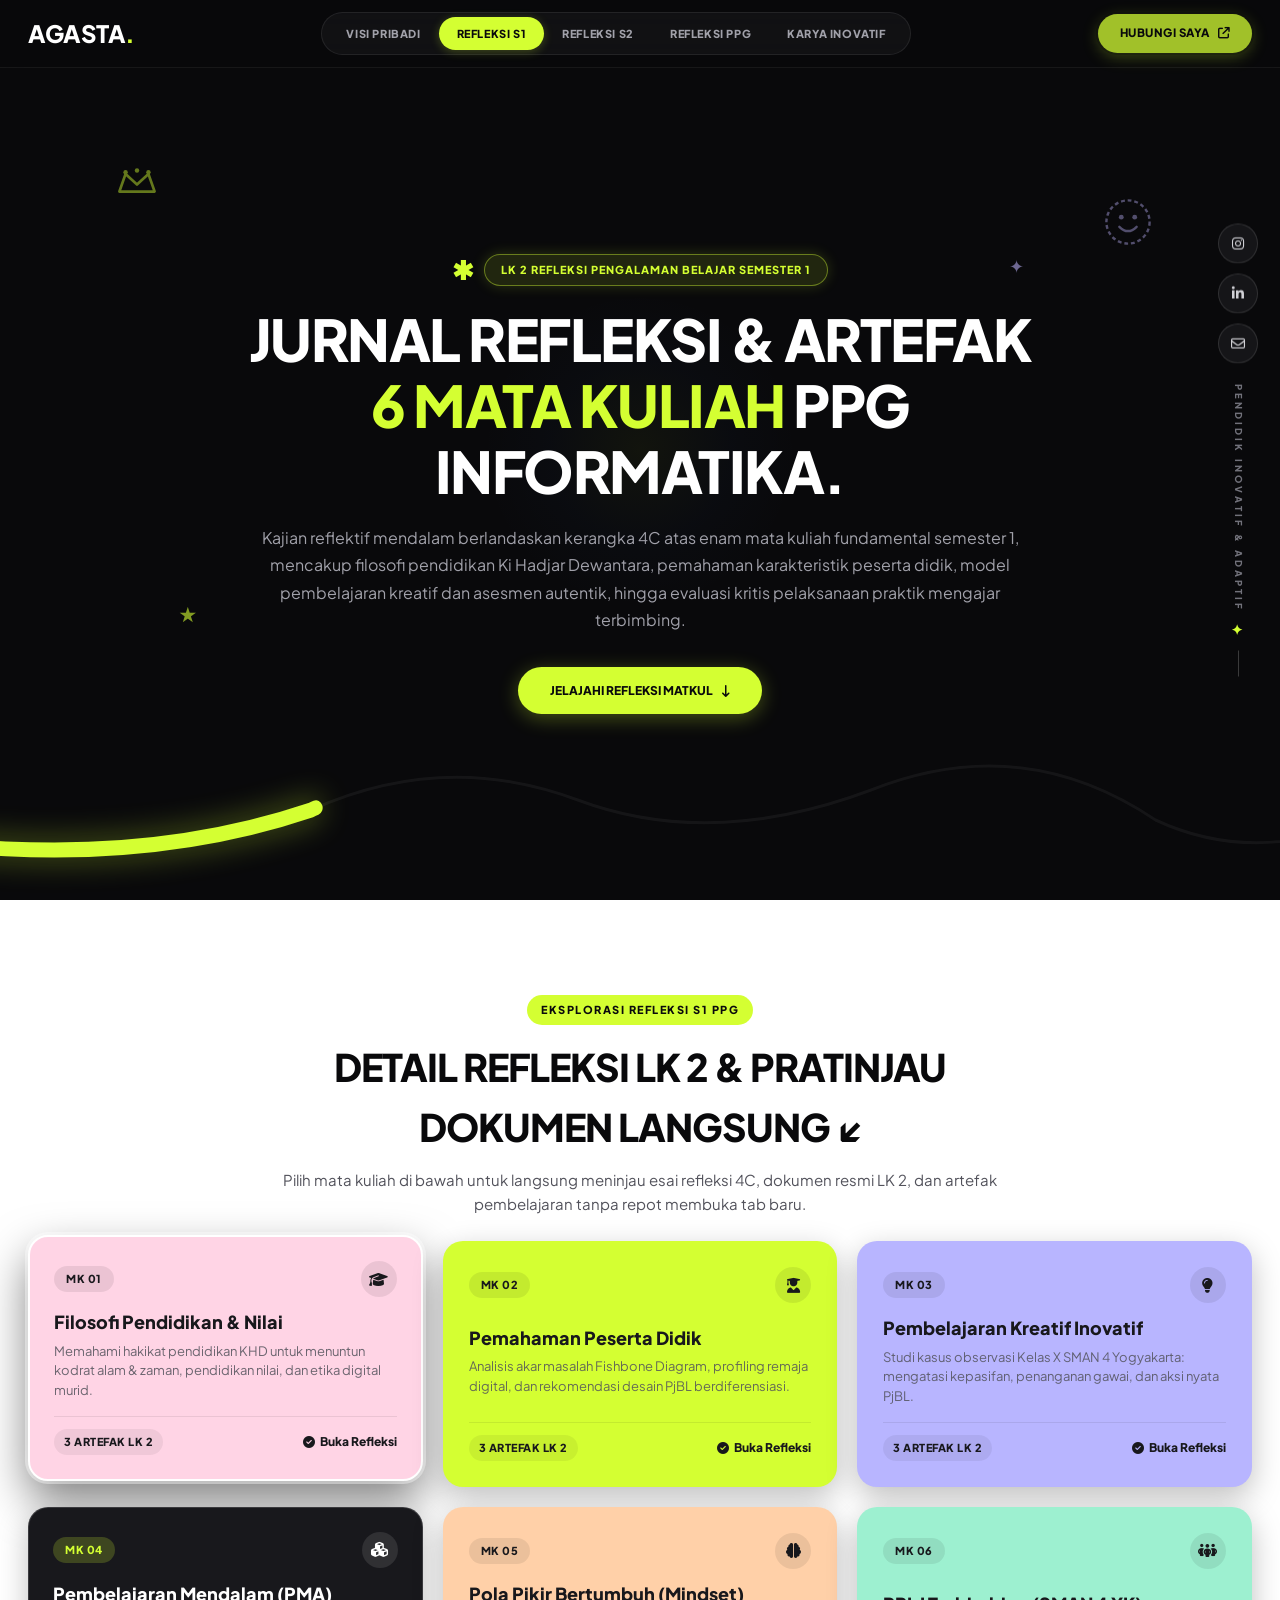
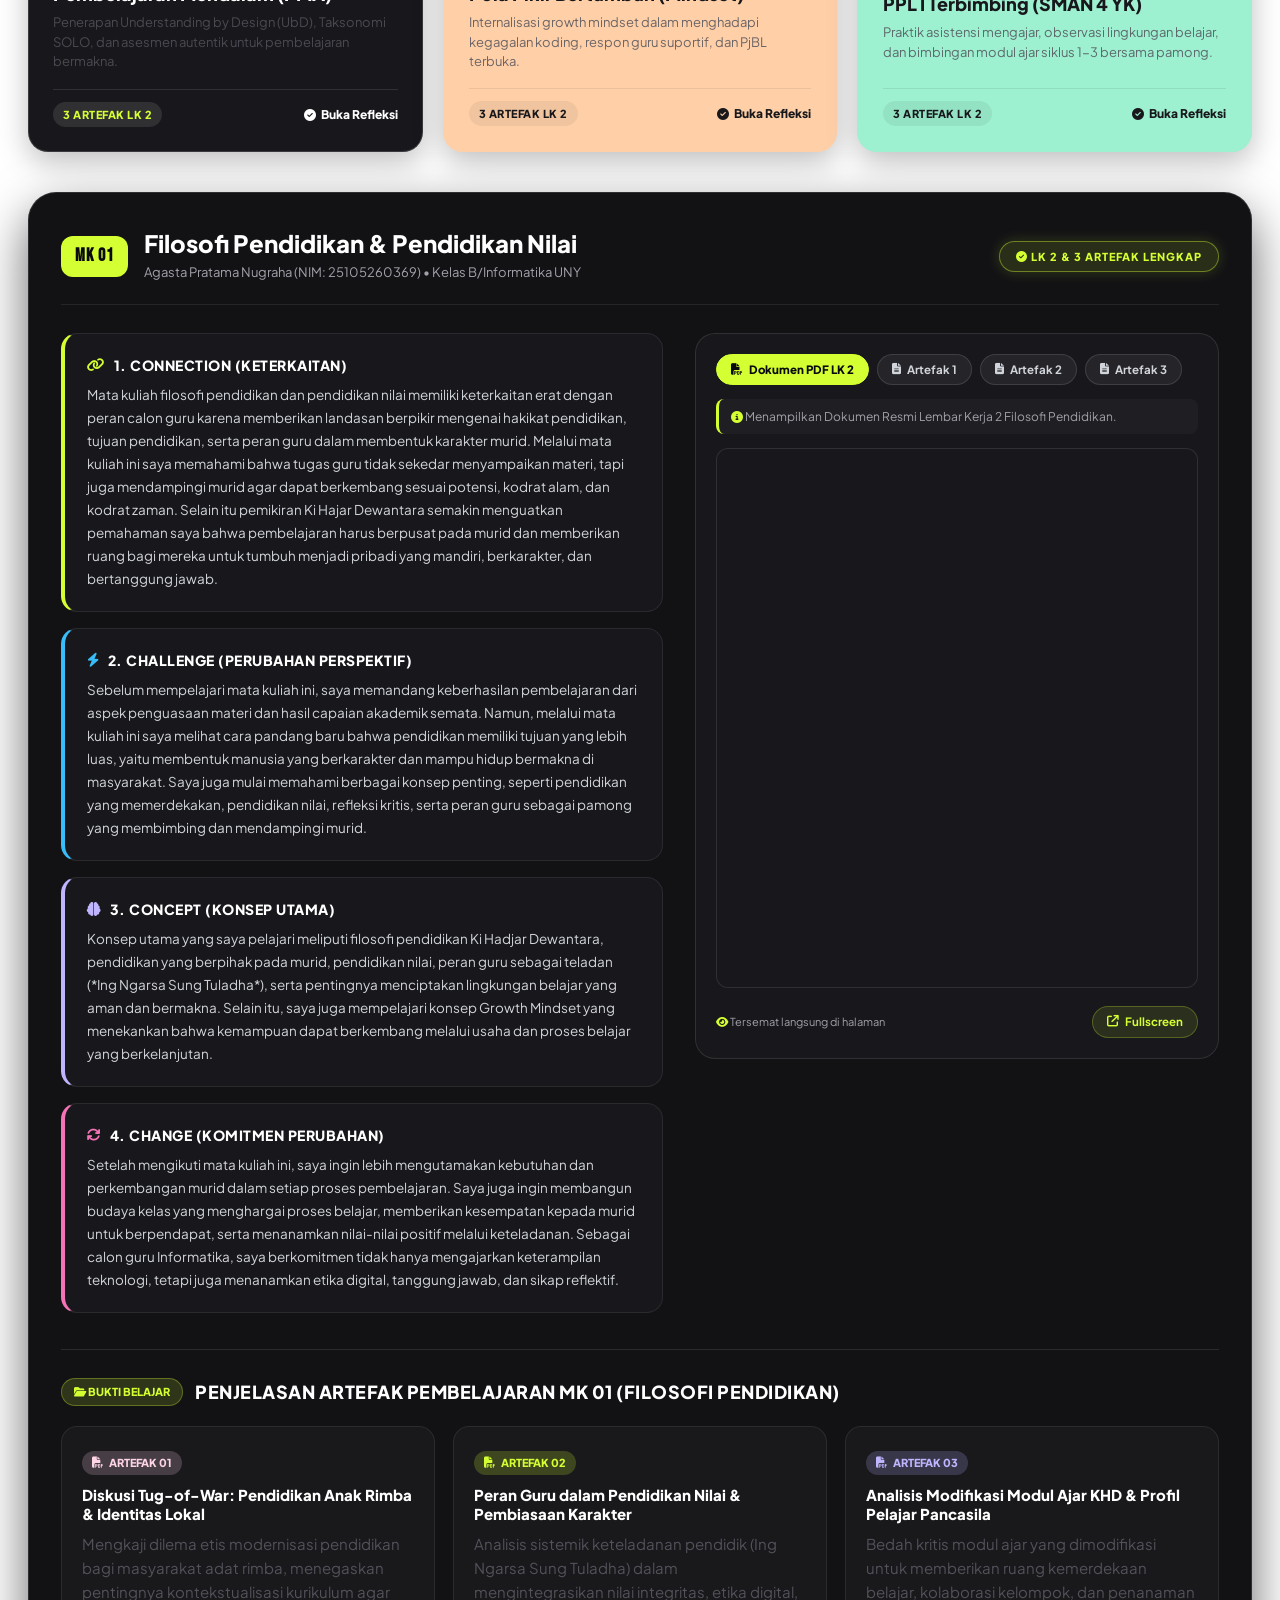
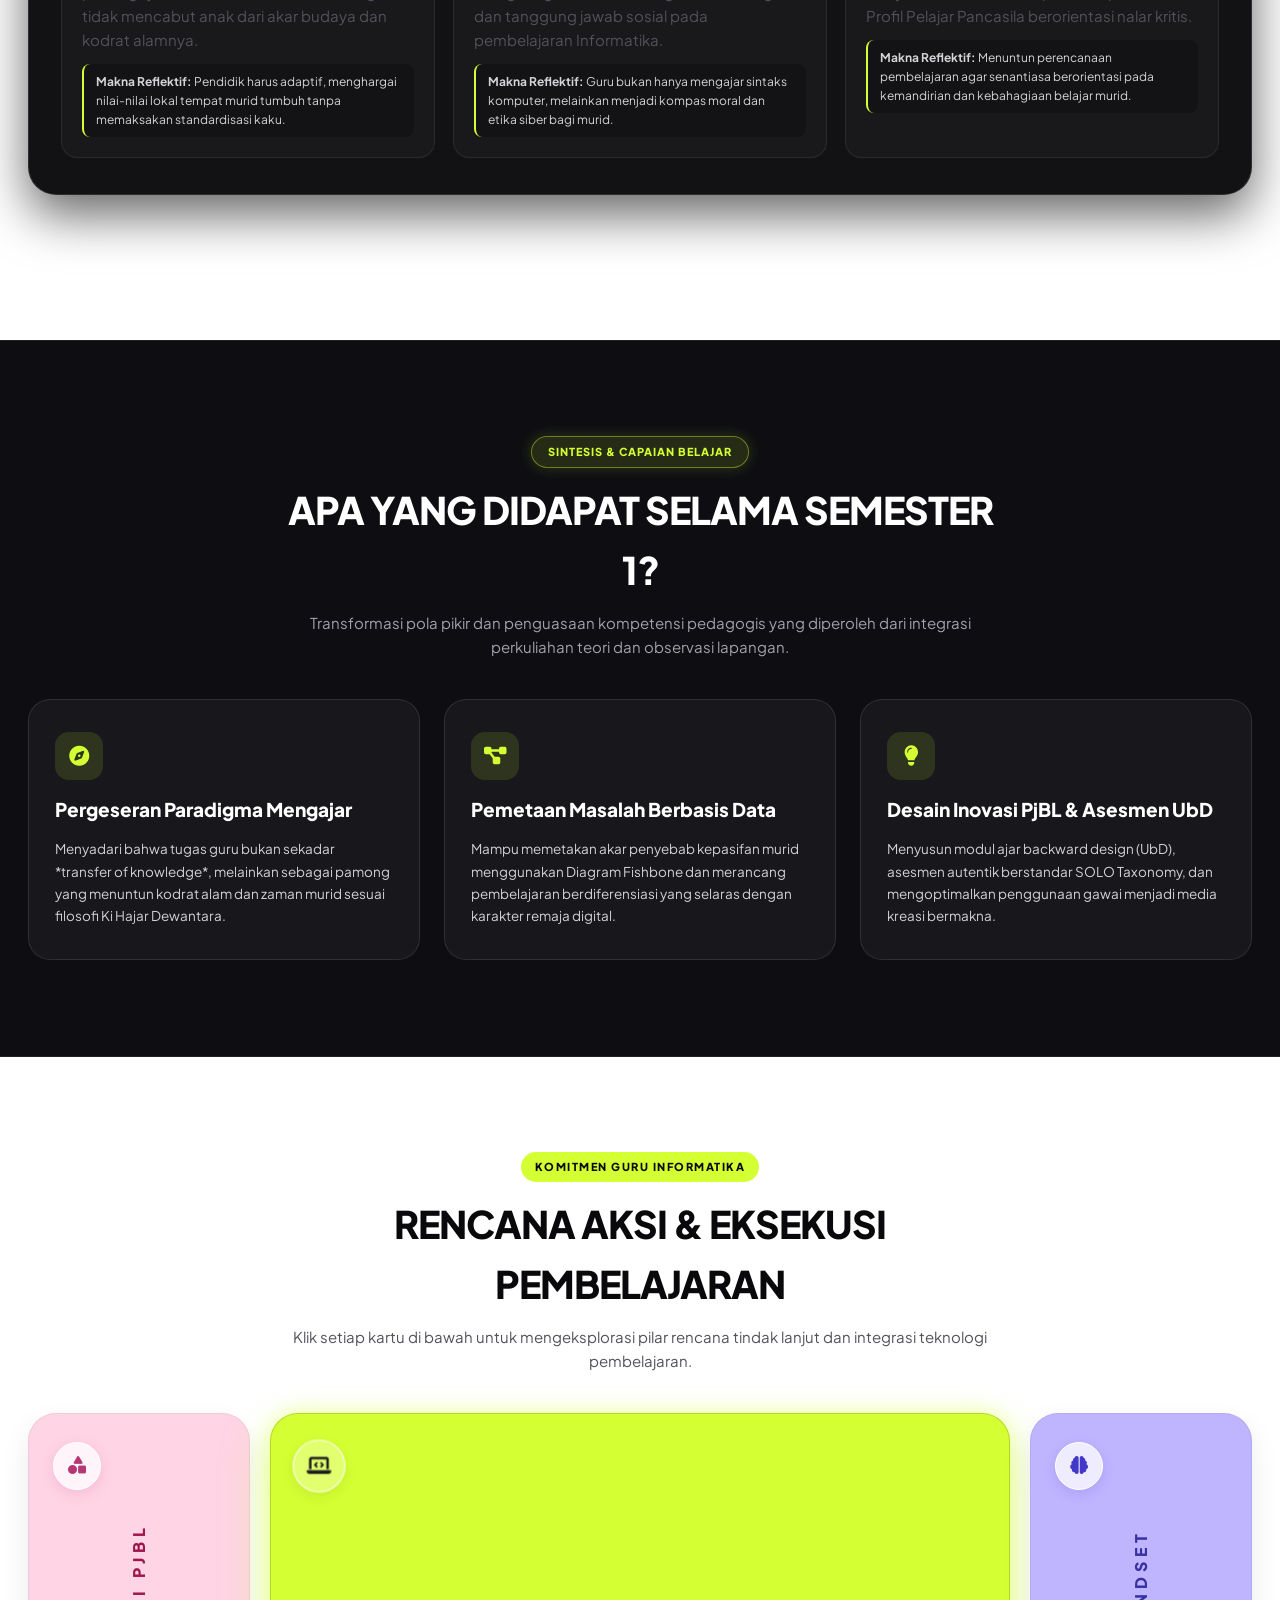
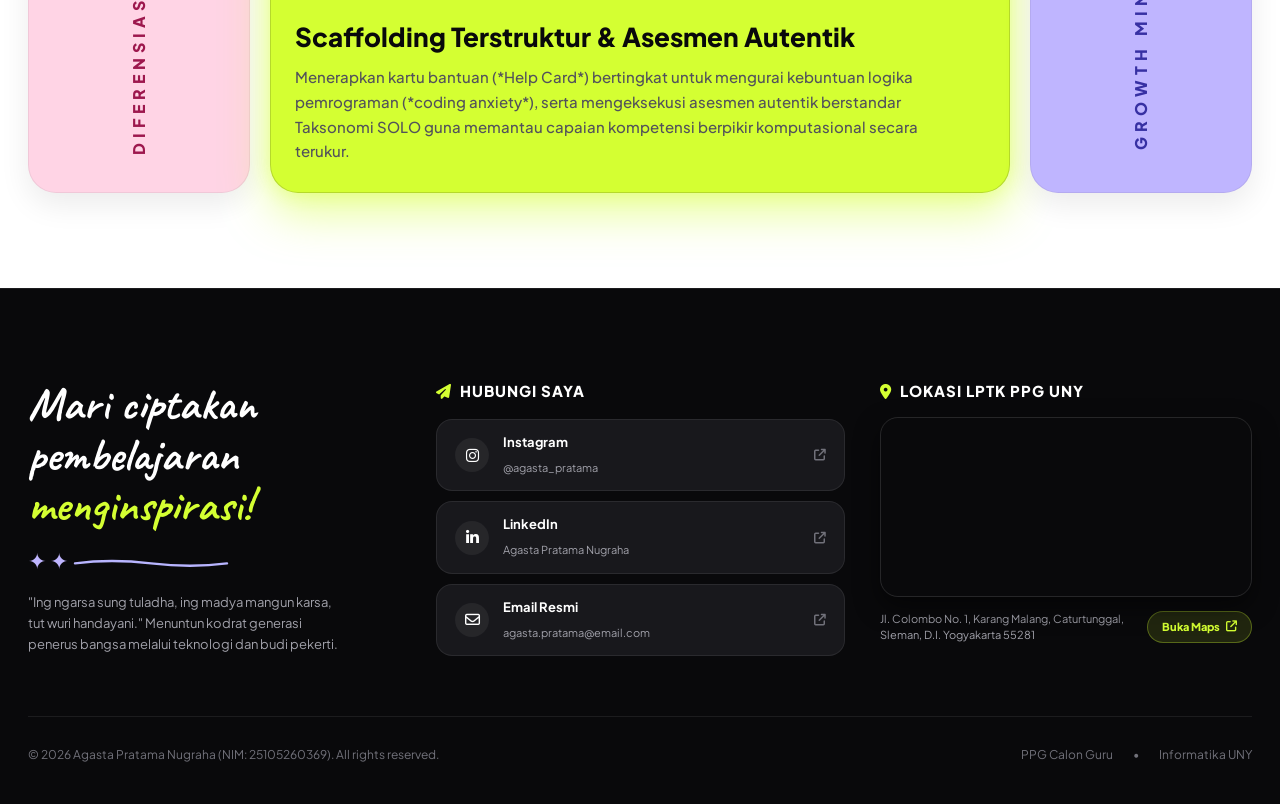
<file: refleksi-s1.html>
<!doctype html>
<html lang="id">

<head>
  <meta charset="UTF-8" />
  <meta name="viewport" content="width=device-width, initial-scale=1.0" />
    <!-- Favicon Logo UNY -->
    <link rel="icon" type="image/png" href="logo-uny.png" />
    <link rel="apple-touch-icon" href="logo-uny.png" />
  <title>Refleksi Semester 1 | E-Portofolio PPG Agasta Pratama Nugraha</title>

  <!-- Google Fonts -->
  <link rel="preconnect" href="https://fonts.googleapis.com" />
  <link rel="preconnect" href="https://fonts.gstatic.com" crossorigin />
  <link
    href="https://fonts.googleapis.com/css2?family=Bebas+Neue&family=Caveat:wght@600;700&family=Permanent+Marker&family=Plus+Jakarta+Sans:ital,wght@0,400;0,500;0,600;0,700;0,800;0,900;1,700&display=swap"
    rel="stylesheet" />

  <!-- FontAwesome Icons -->
  <link rel="stylesheet" href="https://cdnjs.cloudflare.com/ajax/libs/font-awesome/6.4.0/css/all.min.css" />

  <!-- CSS External & Interactive Animations -->
  <link rel="stylesheet" href="css/refleksi-s1.css" />
  <link rel="stylesheet" href="css/animations.css" />
</head>

<body>
  <!-- STICKY VERTICAL SOCIAL BAR -->
  <aside class="sticky-social-bar" aria-label="Social Media Bar">
    <div class="social-icons-vertical">
      <a href="https://instagram.com" target="_blank" rel="noopener noreferrer" aria-label="Instagram">
        <i class="fa-brands fa-instagram"></i>
      </a>
      <a href="https://linkedin.com" target="_blank" rel="noopener noreferrer" aria-label="LinkedIn">
        <i class="fa-brands fa-linkedin-in"></i>
      </a>
      <a href="mailto:agasta.pratama@email.com" aria-label="Email">
        <i class="fa-regular fa-envelope"></i>
      </a>
    </div>
    <div class="vertical-text-tag">
      <span>PENDIDIK INOVATIF & ADAPTIF</span>
      <span class="sparkle-doodle">✦</span>
    </div>
  </aside>

  <!-- FLOATING NAVBAR -->
  <nav class="navbar">
    <div class="nav-container">
      <a href="index.html" class="logo">AGASTA<span>.</span></a>

      <button class="hamburger" id="hamburger" aria-label="Toggle menu">
        <span></span>
        <span></span>
        <span></span>
      </button>

      <ul class="nav-links" id="navLinks">
        <li><a href="visi.html">VISI PRIBADI</a></li>
        <li><a href="refleksi-s1.html" class="active">REFLEKSI S1</a></li>
        <li><a href="refleksi-s2.html">REFLEKSI S2</a></li>
        <li><a href="refleksi-ppg.html">REFLEKSI PPG</a></li>
        <li><a href="inovasi.html">KARYA INOVATIF</a></li>
      </ul>

      <div class="nav-cta">
        <a href="#kontak" class="btn-pill-neon pulse-badge">
          HUBUNGI SAYA <i class="fa-solid fa-arrow-up-right-from-square"></i>
        </a>
      </div>
    </div>
  </nav>

  <!-- 1. HERO ACADEMIC BANNER -->
  <header class="hero-academic" id="hero">
    <svg class="deco-floating-crown floating-gentle" viewBox="0 0 50 40" fill="none" xmlns="http://www.w3.org/2000/svg">
      <path d="M5 32 L 12 12 L 25 24 L 38 12 L 45 32 Z" stroke="#d4ff32" stroke-width="3" stroke-linecap="round"
        stroke-linejoin="round" />
      <circle cx="12" cy="10" r="2.5" fill="#d4ff32" />
      <circle cx="25" cy="8" r="2.5" fill="#d4ff32" />
      <circle cx="38" cy="10" r="2.5" fill="#d4ff32" />
    </svg>

    <svg class="deco-floating-smiley floating-rotate" viewBox="0 0 100 100" fill="none"
      xmlns="http://www.w3.org/2000/svg">
      <circle cx="50" cy="50" r="45" stroke="#bfb5ff" stroke-width="5" stroke-dasharray="8 6" />
      <circle cx="36" cy="40" r="5" fill="#bfb5ff" />
      <circle cx="64" cy="40" r="5" fill="#bfb5ff" />
      <path d="M32 60 Q 50 78 68 60" stroke="#bfb5ff" stroke-width="5" stroke-linecap="round" />
    </svg>

    <div class="deco-sparkle-1">✦</div>
    <div class="deco-sparkle-2">★</div>

    <div class="container hero-academic-content reveal-scale">
      <div class="g1-asterisk-badge">
        <span class="g1-asterisk-icon">✱</span>
        <span class="g1-badge-pill">LK 2 REFLEKSI PENGALAMAN BELAJAR SEMESTER 1</span>
      </div>

      <h1 class="hero-academic-title">
        JURNAL REFLEKSI & ARTEFAK <br />
        <span class="text-lime">6 MATA KULIAH</span> PPG INFORMATIKA.
      </h1>
      <p class="hero-academic-desc">
        Kajian reflektif mendalam berlandaskan kerangka 4C atas enam mata kuliah fundamental semester 1, mencakup filosofi pendidikan Ki Hadjar Dewantara, pemahaman karakteristik peserta didik, model pembelajaran kreatif dan asesmen autentik, hingga evaluasi kritis pelaksanaan praktik mengajar terbimbing.
      </p>
      <div class="hero-academic-actions">
        <a href="#matkul-list" class="btn-academic-cta">
          JELAJAHI REFLEKSI MATKUL <i class="fa-solid fa-arrow-down-long"></i>
        </a>
      </div>
    </div>

    <!-- Animasi Cacing Bawah -->
    <div class="hero-bottom-worm-track" aria-hidden="true">
      <svg class="worm-svg-canvas" viewBox="0 0 1440 160" preserveAspectRatio="none" fill="none"
        xmlns="http://www.w3.org/2000/svg">
        <path class="worm-faint-track"
          d="M -100 100 Q 150 130 350 70 Q 500 10 650 60 Q 800 110 980 50 Q 1150 -10 1300 80 Q 1420 130 1560 70" />
        <path class="worm-slither-body"
          d="M -100 100 Q 150 130 350 70 Q 500 10 650 60 Q 800 110 980 50 Q 1150 -10 1300 80 Q 1420 130 1560 70" />
      </svg>
    </div>
  </header>

  <!-- 2. SECTION: 6 COURSE DIRECT SHOWCASE & LK 2 VIEWER -->
  <section class="courses-showcase-section" id="matkul-list">
    <div class="container">
      <div class="section-top-title-group reveal" style="text-align: center; margin-bottom: 25px">
        <span class="section-tag-badge">EKSPLORASI REFLEKSI S1 PPG</span>
        <h2>Detail Refleksi LK 2 &amp; Pratinjau Dokumen Langsung ↙</h2>
        <p style="max-width: 780px; margin: 10px auto 0">
          Pilih mata kuliah di bawah untuk langsung meninjau esai refleksi 4C, dokumen resmi LK 2, dan artefak pembelajaran tanpa repot membuka tab baru.
        </p>
      </div>

      <!-- 6-COURSE CARD SELECTOR (3 KOLOM PER BARIS BERGAYA KARTU WARNA-WARNI SOFT) -->
      <div class="course-card-selector-grid">
        <!-- CARD 1: FILOSOFI (PINK SOFT) -->
        <div class="selector-course-card selector-card-pink active" id="btn-sel-filosofi" onclick="selectDirectCourse('panel-filosofi', this)">
          <div class="selector-card-header">
            <span class="selector-step-pill">MK 01</span>
            <div class="selector-icon-bubble"><i class="fa-solid fa-graduation-cap"></i></div>
          </div>
          <div class="selector-card-body">
            <h3>Filosofi Pendidikan & Nilai</h3>
            <p>Memahami hakikat pendidikan KHD untuk menuntun kodrat alam & zaman, pendidikan nilai, dan etika digital murid.</p>
          </div>
          <div class="selector-card-footer">
            <span class="selector-tag-pill">3 Artefak LK 2</span>
            <span class="selector-active-indicator"><i class="fa-solid fa-circle-check"></i> Buka Refleksi</span>
          </div>
        </div>

        <!-- CARD 2: PPDP (LIME SOFT) -->
        <div class="selector-course-card selector-card-lime" id="btn-sel-ppdp" onclick="selectDirectCourse('panel-ppdp', this)">
          <div class="selector-card-header">
            <span class="selector-step-pill">MK 02</span>
            <div class="selector-icon-bubble"><i class="fa-solid fa-user-graduate"></i></div>
          </div>
          <div class="selector-card-body">
            <h3>Pemahaman Peserta Didik</h3>
            <p>Analisis akar masalah Fishbone Diagram, profiling remaja digital, dan rekomendasi desain PjBL berdiferensiasi.</p>
          </div>
          <div class="selector-card-footer">
            <span class="selector-tag-pill">3 Artefak LK 2</span>
            <span class="selector-active-indicator"><i class="fa-solid fa-circle-check"></i> Buka Refleksi</span>
          </div>
        </div>

        <!-- CARD 3: PKI (LILAC SOFT) -->
        <div class="selector-course-card selector-card-lilac" id="btn-sel-pki" onclick="selectDirectCourse('panel-pki', this)">
          <div class="selector-card-header">
            <span class="selector-step-pill">MK 03</span>
            <div class="selector-icon-bubble"><i class="fa-solid fa-lightbulb"></i></div>
          </div>
          <div class="selector-card-body">
            <h3>Pembelajaran Kreatif Inovatif</h3>
            <p>Studi kasus observasi Kelas X SMAN 4 Yogyakarta: mengatasi kepasifan, penanganan gawai, dan aksi nyata PjBL.</p>
          </div>
          <div class="selector-card-footer">
            <span class="selector-tag-pill">3 Artefak LK 2</span>
            <span class="selector-active-indicator"><i class="fa-solid fa-circle-check"></i> Buka Refleksi</span>
          </div>
        </div>

        <!-- CARD 4: PMA (DARK BENTO WITH LIME) -->
        <div class="selector-course-card selector-card-dark" id="btn-sel-pma" onclick="selectDirectCourse('panel-pma', this)">
          <div class="selector-card-header">
            <span class="selector-step-pill">MK 04</span>
            <div class="selector-icon-bubble"><i class="fa-solid fa-cubes"></i></div>
          </div>
          <div class="selector-card-body">
            <h3>Pembelajaran Mendalam (PMA)</h3>
            <p>Penerapan Understanding by Design (UbD), Taksonomi SOLO, dan asesmen autentik untuk pembelajaran bermakna.</p>
          </div>
          <div class="selector-card-footer">
            <span class="selector-tag-pill">3 Artefak LK 2</span>
            <span class="selector-active-indicator"><i class="fa-solid fa-circle-check"></i> Buka Refleksi</span>
          </div>
        </div>

        <!-- CARD 5: GROWTH MINDSET (PEACH / WARM YELLOW) -->
        <div class="selector-course-card selector-card-peach" id="btn-sel-mindset" onclick="selectDirectCourse('panel-mindset', this)">
          <div class="selector-card-header">
            <span class="selector-step-pill">MK 05</span>
            <div class="selector-icon-bubble"><i class="fa-solid fa-brain"></i></div>
          </div>
          <div class="selector-card-body">
            <h3>Pola Pikir Bertumbuh (Mindset)</h3>
            <p>Internalisasi growth mindset dalam menghadapi kegagalan koding, respon guru suportif, dan PjBL terbuka.</p>
          </div>
          <div class="selector-card-footer">
            <span class="selector-tag-pill">3 Artefak LK 2</span>
            <span class="selector-active-indicator"><i class="fa-solid fa-circle-check"></i> Buka Refleksi</span>
          </div>
        </div>

        <!-- CARD 6: PPL TERBIMBING (SOFT MINT) -->
        <div class="selector-course-card selector-card-mint" id="btn-sel-ppl" onclick="selectDirectCourse('panel-ppl', this)">
          <div class="selector-card-header">
            <span class="selector-step-pill">MK 06</span>
            <div class="selector-icon-bubble"><i class="fa-solid fa-people-group"></i></div>
          </div>
          <div class="selector-card-body">
            <h3>PPL I Terbimbing (SMAN 4 YK)</h3>
            <p>Praktik asistensi mengajar, observasi lingkungan belajar, dan bimbingan modul ajar siklus 1-3 bersama pamong.</p>
          </div>
          <div class="selector-card-footer">
            <span class="selector-tag-pill">3 Artefak LK 2</span>
            <span class="selector-active-indicator"><i class="fa-solid fa-circle-check"></i> Buka Refleksi</span>
          </div>
        </div>
      </div>

      <!-- DIRECT VIEWER PANELS CONTAINER -->
      <div id="direct-viewer-container">
        <!-- PANEL MK 01: FILOSOFI PENDIDIKAN -->
        <div class="direct-viewer-panel active" id="panel-filosofi">
          <div class="direct-panel-header">
            <div class="direct-panel-title-wrap">
              <span class="direct-mk-badge">MK 01</span>
              <div class="direct-panel-title">
                <h3>Filosofi Pendidikan &amp; Pendidikan Nilai</h3>
                <span>Agasta Pratama Nugraha (NIM: 25105260369) • Kelas B/Informatika UNY</span>
              </div>
            </div>
            <span class="g1-badge-pill"><i class="fa-solid fa-circle-check"></i> LK 2 &amp; 3 Artefak Lengkap</span>
          </div>

          <div class="direct-2col-layout">
            <!-- Kolom Kiri: 4C Refleksi -->
            <div class="direct-reflection-box">
              <div class="direct-c-card">
                <div class="direct-c-title"><i class="fa-solid fa-link text-lime"></i> 1. Connection (Keterkaitan)</div>
                <div class="direct-c-content">
                  Mata kuliah filosofi pendidikan dan pendidikan nilai memiliki keterkaitan erat dengan peran calon guru karena memberikan landasan berpikir mengenai hakikat pendidikan, tujuan pendidikan, serta peran guru dalam membentuk karakter murid. Melalui mata kuliah ini saya memahami bahwa tugas guru tidak sekedar menyampaikan materi, tapi juga mendampingi murid agar dapat berkembang sesuai potensi, kodrat alam, dan kodrat zaman. Selain itu pemikiran Ki Hajar Dewantara semakin menguatkan pemahaman saya bahwa pembelajaran harus berpusat pada murid dan memberikan ruang bagi mereka untuk tumbuh menjadi pribadi yang mandiri, berkarakter, dan bertanggung jawab.
                </div>
              </div>

              <div class="direct-c-card c-challenge">
                <div class="direct-c-title"><i class="fa-solid fa-bolt" style="color: #38bdf8;"></i> 2. Challenge (Perubahan Perspektif)</div>
                <div class="direct-c-content">
                  Sebelum mempelajari mata kuliah ini, saya memandang keberhasilan pembelajaran dari aspek penguasaan materi dan hasil capaian akademik semata. Namun, melalui mata kuliah ini saya melihat cara pandang baru bahwa pendidikan memiliki tujuan yang lebih luas, yaitu membentuk manusia yang berkarakter dan mampu hidup bermakna di masyarakat. Saya juga mulai memahami berbagai konsep penting, seperti pendidikan yang memerdekakan, pendidikan nilai, refleksi kritis, serta peran guru sebagai pamong yang membimbing dan mendampingi murid.
                </div>
              </div>

              <div class="direct-c-card c-concept">
                <div class="direct-c-title"><i class="fa-solid fa-brain text-lilac"></i> 3. Concept (Konsep Utama)</div>
                <div class="direct-c-content">
                  Konsep utama yang saya pelajari meliputi filosofi pendidikan Ki Hadjar Dewantara, pendidikan yang berpihak pada murid, pendidikan nilai, peran guru sebagai teladan (*Ing Ngarsa Sung Tuladha*), serta pentingnya menciptakan lingkungan belajar yang aman dan bermakna. Selain itu, saya juga mempelajari konsep Growth Mindset yang menekankan bahwa kemampuan dapat berkembang melalui usaha dan proses belajar yang berkelanjutan.
                </div>
              </div>

              <div class="direct-c-card c-change">
                <div class="direct-c-title"><i class="fa-solid fa-arrows-rotate" style="color: #f472b6;"></i> 4. Change (Komitmen Perubahan)</div>
                <div class="direct-c-content">
                  Setelah mengikuti mata kuliah ini, saya ingin lebih mengutamakan kebutuhan dan perkembangan murid dalam setiap proses pembelajaran. Saya juga ingin membangun budaya kelas yang menghargai proses belajar, memberikan kesempatan kepada murid untuk berpendapat, serta menanamkan nilai-nilai positif melalui keteladanan. Sebagai calon guru Informatika, saya berkomitmen tidak hanya mengajarkan keterampilan teknologi, tetapi juga menanamkan etika digital, tanggung jawab, dan sikap reflektif.
                </div>
              </div>
            </div>

            <!-- Kolom Kanan: Dokumen & Artefak Langsung Terlihat -->
            <div class="direct-doc-wrapper">
              <div class="doc-switcher-bar">
                <button class="doc-switch-btn active" onclick="switchLiveDoc(this, 'iframe-filosofi', 'pdf/filosofi/LEMBAR KERJA 2_FILOSOFI PENDIDIKAN DAN PENDIDIKAN NILAI.pdf', 'notice-filosofi', 'Menampilkan Dokumen Resmi Lembar Kerja 2 Filosofi Pendidikan.')">
                  <i class="fa-solid fa-file-pdf"></i> Dokumen PDF LK 2
                </button>
                <button class="doc-switch-btn" onclick="switchLiveDoc(this, 'iframe-filosofi', 'pdf/filosofi/filosofi1.pdf', 'notice-filosofi', 'Artefak 1: Diskusi Tug-of-War (Pendidikan Anak Rimba) - Konteks adat, budaya, &amp; identitas lokal.')">
                  <i class="fa-solid fa-file-lines"></i> Artefak 1
                </button>
                <button class="doc-switch-btn" onclick="switchLiveDoc(this, 'iframe-filosofi', 'pdf/filosofi/filosofi2.pdf', 'notice-filosofi', 'Artefak 2: Identifikasi Peran Guru dalam Pendidikan Nilai &amp; Pembiasaan Karakter.')">
                  <i class="fa-solid fa-file-lines"></i> Artefak 2
                </button>
                <button class="doc-switch-btn" onclick="switchLiveDoc(this, 'iframe-filosofi', 'pdf/filosofi/filosofi3.pdf', 'notice-filosofi', 'Artefak 3: Analisis &amp; Modifikasi Modul Ajar KHD &amp; Profil Pelajar Pancasila.')">
                  <i class="fa-solid fa-file-lines"></i> Artefak 3
                </button>
              </div>

              <div class="doc-info-notice" id="notice-filosofi">
                <i class="fa-solid fa-circle-info text-lime"></i> Menampilkan Dokumen Resmi Lembar Kerja 2 Filosofi Pendidikan.
              </div>

              <iframe id="iframe-filosofi" class="live-doc-iframe" src="pdf/filosofi/LEMBAR KERJA 2_FILOSOFI PENDIDIKAN DAN PENDIDIKAN NILAI.pdf" title="Dokumen LK 2 Filosofi Pendidikan"></iframe>

              <div class="doc-action-footer">
                <span style="color: #a1a1aa; font-size: 11px;"><i class="fa-solid fa-eye text-lime"></i> Tersemat langsung di halaman</span>
                <a href="pdf/filosofi/LEMBAR KERJA 2_FILOSOFI PENDIDIKAN DAN PENDIDIKAN NILAI.pdf" target="_blank" class="btn-open-external">
                  <i class="fa-solid fa-arrow-up-right-from-square"></i> Fullscreen
                </a>
              </div>
            </div>
          </div>

          <!-- PENJELASAN ARTEFAK PEMBELAJARAN MK 01 -->
          <div class="direct-artifact-explainer">
            <div class="explainer-title-bar">
              <span class="explainer-badge-pill"><i class="fa-solid fa-folder-open"></i> BUKTI BELAJAR</span>
              <h4>Penjelasan Artefak Pembelajaran MK 01 (Filosofi Pendidikan)</h4>
            </div>
            <div class="explainer-cards-grid">
              <div class="explainer-item-card">
                <span class="explainer-item-badge" style="background: rgba(255, 212, 229, 0.2); color: #ffd4e5;"><i class="fa-solid fa-file-pdf"></i> ARTEFAK 01</span>
                <h5 class="explainer-item-title">Diskusi Tug-of-War: Pendidikan Anak Rimba & Identitas Lokal</h5>
                <p class="explainer-item-desc">Mengkaji dilema etis modernisasi pendidikan bagi masyarakat adat rimba, menegaskan pentingnya kontekstualisasi kurikulum agar tidak mencabut anak dari akar budaya dan kodrat alamnya.</p>
                <div class="explainer-item-insight"><strong>Makna Reflektif:</strong> Pendidik harus adaptif, menghargai nilai-nilai lokal tempat murid tumbuh tanpa memaksakan standardisasi kaku.</div>
              </div>
              <div class="explainer-item-card">
                <span class="explainer-item-badge" style="background: rgba(212, 255, 50, 0.2); color: var(--neon-lime);"><i class="fa-solid fa-file-pdf"></i> ARTEFAK 02</span>
                <h5 class="explainer-item-title">Peran Guru dalam Pendidikan Nilai & Pembiasaan Karakter</h5>
                <p class="explainer-item-desc">Analisis sistemik keteladanan pendidik (Ing Ngarsa Sung Tuladha) dalam mengintegrasikan nilai integritas, etika digital, dan tanggung jawab sosial pada pembelajaran Informatika.</p>
                <div class="explainer-item-insight"><strong>Makna Reflektif:</strong> Guru bukan hanya mengajar sintaks komputer, melainkan menjadi kompas moral dan etika siber bagi murid.</div>
              </div>
              <div class="explainer-item-card">
                <span class="explainer-item-badge" style="background: rgba(184, 181, 255, 0.2); color: var(--pastel-lilac);"><i class="fa-solid fa-file-pdf"></i> ARTEFAK 03</span>
                <h5 class="explainer-item-title">Analisis Modifikasi Modul Ajar KHD & Profil Pelajar Pancasila</h5>
                <p class="explainer-item-desc">Bedah kritis modul ajar yang dimodifikasi untuk memberikan ruang kemerdekaan belajar, kolaborasi kelompok, dan penanaman Profil Pelajar Pancasila berorientasi nalar kritis.</p>
                <div class="explainer-item-insight"><strong>Makna Reflektif:</strong> Menuntun perencanaan pembelajaran agar senantiasa berorientasi pada kemandirian dan kebahagiaan belajar murid.</div>
              </div>
            </div>
          </div>
        </div>

        <!-- PANEL MK 02: PPDP -->
        <div class="direct-viewer-panel" id="panel-ppdp">
          <div class="direct-panel-header">
            <div class="direct-panel-title-wrap">
              <span class="direct-mk-badge" style="background: #e11d48; color: #fff;">MK 02</span>
              <div class="direct-panel-title">
                <h3>Pemahaman Peserta Didik &amp; Pembelajarannya</h3>
                <span>Agasta Pratama Nugraha (NIM: 25105260369) • Kelas B/Informatika UNY</span>
              </div>
            </div>
            <span class="g1-badge-pill"><i class="fa-solid fa-circle-check"></i> LK 2 &amp; 3 Artefak Lengkap</span>
          </div>

          <div class="direct-2col-layout">
            <!-- Kolom Kiri: 4C Refleksi -->
            <div class="direct-reflection-box">
              <div class="direct-c-card">
                <div class="direct-c-title"><i class="fa-solid fa-link text-lime"></i> 1. Connection (Keterkaitan)</div>
                <div class="direct-c-content">
                  Mata kuliah Pemahaman Peserta Didik dan Pembelajarannya (PPDP) memiliki keterkaitan yang erat dengan peran saya sebagai calon guru Informatika karena membantu saya memahami bahwa setiap peserta didik memiliki karakteristik, kebutuhan, minat, dan kemampuan yang berbeda. Sebelum mempelajari mata kuliah ini, saya cenderung memandang pembelajaran sebagai penyampaian materi yang sama kepada seluruh murid. Namun, melalui perkuliahan ini saya menyadari bahwa guru tidak hanya perlu menguasai materi, tetapi juga memahami perkembangan peserta didik sebagai dasar asesmen diagnostik dan pembelajaran berdiferensiasi.
                </div>
              </div>

              <div class="direct-c-card c-challenge">
                <div class="direct-c-title"><i class="fa-solid fa-bolt" style="color: #38bdf8;"></i> 2. Challenge (Perubahan Perspektif)</div>
                <div class="direct-c-content">
                  Sebelumnya, saya cenderung menganggap kepasifan murid disebabkan semata oleh rendahnya motivasi belajar. Namun, melalui <strong>Diagram Fishbone</strong> saya memahami bahwa permasalahan pembelajaran dipengaruhi oleh berbagai faktor: strategi mengajar, lingkungan kelas, metode instruksi, dan karakteristik murid. Asesmen juga tidak hanya berfungsi memberikan nilai akhir, tetapi untuk memetakan kesiapan dan menciptakan lingkungan yang aman dan nyaman.
                </div>
              </div>

              <div class="direct-c-card c-concept">
                <div class="direct-c-title"><i class="fa-solid fa-brain text-lilac"></i> 3. Concept (Konsep Utama)</div>
                <div class="direct-c-content">
                  Konsep penting perkembangan peserta didik melalui teori <strong>Piaget, Vygotsky, Erikson, dan Kohlberg</strong>. Pentingnya profiling (gaya belajar, kebutuhan khusus, karakteristik remaja digital), konsep Pembelajaran Berdiferensiasi (konten, proses, produk), serta scaffolding dan modeling sebagai dukungan bertahap bagi murid dalam menyelesaikan tantangan logika komputasi.
                </div>
              </div>

              <div class="direct-c-card c-change">
                <div class="direct-c-title"><i class="fa-solid fa-arrows-rotate" style="color: #f472b6;"></i> 4. Change (Komitmen Perubahan)</div>
                <div class="direct-c-content">
                  Berkomitmen memahami karakteristik peserta didik melalui profiling dan asesmen diagnostik sebelum merancang pembelajaran. Dalam pembelajaran Informatika, menerapkan Project-Based Learning (PjBL) yang berdiferensiasi dan inklusif dengan kelompok heterogen, peer tutoring, help card, serta pemberian jeda belajar ketika murid mengalami kejenuhan.
                </div>
              </div>
            </div>

            <!-- Kolom Kanan: Dokumen & Artefak Langsung Terlihat -->
            <div class="direct-doc-wrapper">
              <div class="doc-switcher-bar">
                <button class="doc-switch-btn active" onclick="switchLiveDoc(this, 'iframe-ppdp', 'pdf/ppdp/LEMBAR KERJA 2_PEMAHAMAN PESERTA DIDIK DAN PEMBELAJARANYA.pdf', 'notice-ppdp', 'Menampilkan Dokumen Resmi Lembar Kerja 2 Pemahaman Peserta Didik.')">
                  <i class="fa-solid fa-file-pdf"></i> Dokumen PDF LK 2
                </button>
                <button class="doc-switch-btn" onclick="switchLiveDoc(this, 'iframe-ppdp', 'pdf/ppdp/ppdp1.pdf', 'notice-ppdp', 'Artefak 1: Analisis Akar Masalah Pembelajaran dengan Diagram Fishbone.')">
                  <i class="fa-solid fa-file-lines"></i> Artefak 1
                </button>
                <button class="doc-switch-btn" onclick="switchLiveDoc(this, 'iframe-ppdp', 'pdf/ppdp/ppdp2.pdf', 'notice-ppdp', 'Artefak 2: Profil &amp; Strategi Pembelajaran untuk Remaja Digital (Gaya Belajar &amp; Minat).')">
                  <i class="fa-solid fa-file-lines"></i> Artefak 2
                </button>
                <button class="doc-switch-btn" onclick="switchLiveDoc(this, 'iframe-ppdp', 'pdf/ppdp/ppdp3.pdf', 'notice-ppdp', 'Artefak 3: Rancangan Pembelajaran Berdiferensiasi &amp; Inklusif Berbasis UDL.')">
                  <i class="fa-solid fa-file-lines"></i> Artefak 3
                </button>
              </div>

              <div class="doc-info-notice" id="notice-ppdp">
                <i class="fa-solid fa-circle-info text-lime"></i> Menampilkan Dokumen Resmi Lembar Kerja 2 Pemahaman Peserta Didik.
              </div>

              <iframe id="iframe-ppdp" class="live-doc-iframe" src="pdf/ppdp/LEMBAR KERJA 2_PEMAHAMAN PESERTA DIDIK DAN PEMBELAJARANYA.pdf" title="Dokumen LK 2 PPDP"></iframe>

              <div class="doc-action-footer">
                <span style="color: #a1a1aa; font-size: 11px;"><i class="fa-solid fa-eye text-lime"></i> Tersemat langsung di halaman</span>
                <a href="pdf/ppdp/LEMBAR KERJA 2_PEMAHAMAN PESERTA DIDIK DAN PEMBELAJARANYA.pdf" target="_blank" class="btn-open-external">
                  <i class="fa-solid fa-arrow-up-right-from-square"></i> Fullscreen
                </a>
              </div>
            </div>
          </div>

          <!-- PENJELASAN ARTEFAK PEMBELAJARAN MK 02 -->
          <div class="direct-artifact-explainer">
            <div class="explainer-title-bar">
              <span class="explainer-badge-pill" style="background: rgba(225, 29, 72, 0.15); color: #f43f5e; border-color: rgba(225, 29, 72, 0.3);"><i class="fa-solid fa-folder-open"></i> BUKTI BELAJAR</span>
              <h4>Penjelasan Artefak Pembelajaran MK 02 (Pemahaman Peserta Didik)</h4>
            </div>
            <div class="explainer-cards-grid">
              <div class="explainer-item-card">
                <span class="explainer-item-badge" style="background: rgba(255, 212, 229, 0.2); color: #ffd4e5;"><i class="fa-solid fa-file-pdf"></i> ARTEFAK 01</span>
                <h5 class="explainer-item-title">Laporan Profiling Peserta Didik Remaja Era Digital</h5>
                <p class="explainer-item-desc">Instrumen dan rekapitulasi asesmen diagnostik gaya belajar, latar belakang sosial-ekonomi, dan profil keterikatan gawai pada 36 siswa Kelas X SMA Negeri 4 Yogyakarta.</p>
                <div class="explainer-item-insight"><strong>Makna Reflektif:</strong> Menghilangkan asumsi subjektif guru terhadap murid dan menjadi pijakan menyusun diferensiasi pembelajaran.</div>
              </div>
              <div class="explainer-item-card">
                <span class="explainer-item-badge" style="background: rgba(212, 255, 50, 0.2); color: var(--neon-lime);"><i class="fa-solid fa-file-pdf"></i> ARTEFAK 02</span>
                <h5 class="explainer-item-title">Analisis Akar Masalah Pembelajaran dengan Diagram Fishbone</h5>
                <p class="explainer-item-desc">Pembedahan kausalitas rendahnya keaktifan praktikum coding melalui 4 dimensi utama: metode penyampaian, media modul, motivasi intrinsik siswa, dan sarana lab komputer.</p>
                <div class="explainer-item-insight"><strong>Makna Reflektif:</strong> Membimbing calon guru mencari akar masalah sejati dan merumuskan intervensi pedagogi berbasis data nyata.</div>
              </div>
              <div class="explainer-item-card">
                <span class="explainer-item-badge" style="background: rgba(184, 181, 255, 0.2); color: var(--pastel-lilac);"><i class="fa-solid fa-file-pdf"></i> ARTEFAK 03</span>
                <h5 class="explainer-item-title">Rancangan Pembelajaran & Asesmen Berdiferensiasi</h5>
                <p class="explainer-item-desc">Perangkat modul ajar komputasional yang mengintegrasikan diferensiasi konten, proses (bantuan bertingkat), dan produk akhir sesuai tingkat kesiapan belajar murid.</p>
                <div class="explainer-item-insight"><strong>Makna Reflektif:</strong> Memastikan seluruh murid, baik yang pemula maupun yang mahir, terfasilitasi dan berkembang secara optimal.</div>
              </div>
            </div>
          </div>
        </div>

        <!-- PANEL MK 03: PEMBELAJARAN KREATIF INOVATIF -->
        <div class="direct-viewer-panel" id="panel-pki">
          <div class="direct-panel-header">
            <div class="direct-panel-title-wrap">
              <span class="direct-mk-badge" style="background: #eab308; color: #09090b;">MK 03</span>
              <div class="direct-panel-title">
                <h3>Pembelajaran Kreatif Inovatif</h3>
                <span>Agasta Pratama Nugraha (NIM: 25105260369) • Kelas B/Informatika UNY</span>
              </div>
            </div>
            <span class="g1-badge-pill"><i class="fa-solid fa-circle-check"></i> LK 2 &amp; 3 Artefak Lengkap</span>
          </div>

          <div class="direct-2col-layout">
            <!-- Kolom Kiri: 4C Refleksi -->
            <div class="direct-reflection-box">
              <div class="direct-c-card">
                <div class="direct-c-title"><i class="fa-solid fa-link text-lime"></i> 1. Connection (Keterkaitan)</div>
                <div class="direct-c-content">
                  Mata kuliah Pembelajaran Kreatif Inovatif sangat relevan dengan peran calon guru Informatika dalam merancang pembelajaran yang kontekstual, menarik, dan menumbuhkan nalar kritis siswa. Pembelajaran tidak boleh monoton satu arah, melainkan memanfaatkan media digital, gamifikasi, dan proyek komputasi nyata yang mengaktifkan siswa secara mandiri dan berkelompok.
                </div>
              </div>

              <div class="direct-c-card c-challenge">
                <div class="direct-c-title"><i class="fa-solid fa-bolt" style="color: #38bdf8;"></i> 2. Challenge (Perubahan Perspektif)</div>
                <div class="direct-c-content">
                  Tantangan utama di kelas adalah keberagaman motivasi dan distraksi penggunaan gawai. Saya belajar bahwa inovasi pembelajaran bukan semata-mata menggunakan teknologi tercanggih, melainkan bagaimana memilih strategi pedagogi yang tepat untuk mengubah distraksi siswa menjadi alat kreasi dan eksplorasi yang produktif.
                </div>
              </div>

              <div class="direct-c-card c-concept">
                <div class="direct-c-title"><i class="fa-solid fa-brain text-lilac"></i> 3. Concept (Konsep Utama)</div>
                <div class="direct-c-content">
                  Pendekatan Computational Thinking, model Project-Based Learning (PjBL) terintegrasi, pemanfaatan kuis interaktif real-time, serta siklus Penelitian Tindakan Kelas (PTK) untuk mengevaluasi dampak inovasi pembelajaran terhadap keaktifan dan pemahaman konsep siswa di laboratorium komputer.
                </div>
              </div>

              <div class="direct-c-card c-change">
                <div class="direct-c-title"><i class="fa-solid fa-arrows-rotate" style="color: #f472b6;"></i> 4. Change (Komitmen Perubahan)</div>
                <div class="direct-c-content">
                  Memulai perencanaan pembelajaran dari analisis kebutuhan murid di lapangan. Memberikan lebih banyak porsi berdiskusi, bekerja sama, memecahkan masalah logika algoritma, dan menghasilkan artefak komputasi bersama kelompok heterogen, serta membiasakan refleksi berkala terhadap strategi yang diterapkan.
                </div>
              </div>
            </div>

            <!-- Kolom Kanan: Dokumen & Artefak Langsung Terlihat -->
            <div class="direct-doc-wrapper">
              <div class="doc-switcher-bar">
                <button class="doc-switch-btn active" onclick="switchLiveDoc(this, 'iframe-pki', 'pdf/pki/LEMBAR KERJA 2_PEMBELAJARAN KREATIF INOVATIF.pdf', 'notice-pki', 'Menampilkan Dokumen Resmi Lembar Kerja 2 Pembelajaran Kreatif Inovatif.')">
                  <i class="fa-solid fa-file-pdf"></i> Dokumen PDF LK 2
                </button>
                <button class="doc-switch-btn" onclick="switchLiveDoc(this, 'iframe-pki', 'pdf/pki/pki1.pdf', 'notice-pki', 'Artefak 1: Analisis Artikel PTK Pembelajaran Kreatif &amp; Berangkat dari Masalah.')">
                  <i class="fa-solid fa-file-lines"></i> Artefak 1
                </button>
                <button class="doc-switch-btn" onclick="switchLiveDoc(this, 'iframe-pki', 'pdf/pki/pki2.pdf', 'notice-pki', 'Artefak 2: Solusi &amp; Rencana Aksi Kelas X4 SMAN 4 Yogyakarta (Solusi Distraksi Gawai).')">
                  <i class="fa-solid fa-file-lines"></i> Artefak 2
                </button>
                <button class="doc-switch-btn" onclick="switchLiveDoc(this, 'iframe-pki', 'pdf/pki/pki3.pdf', 'notice-pki', 'Artefak 3: Proposal PTK Penerapan PjBL pada Pembelajaran Informatika.')">
                  <i class="fa-solid fa-file-lines"></i> Artefak 3
                </button>
              </div>

              <div class="doc-info-notice" id="notice-pki">
                <i class="fa-solid fa-circle-info text-lime"></i> Menampilkan Dokumen Resmi Lembar Kerja 2 Pembelajaran Kreatif Inovatif.
              </div>

              <iframe id="iframe-pki" class="live-doc-iframe" src="pdf/pki/LEMBAR KERJA 2_PEMBELAJARAN KREATIF INOVATIF.pdf" title="Dokumen LK 2 PKI"></iframe>

              <div class="doc-action-footer">
                <span style="color: #a1a1aa; font-size: 11px;"><i class="fa-solid fa-eye text-lime"></i> Tersemat langsung di halaman</span>
                <a href="pdf/pki/LEMBAR KERJA 2_PEMBELAJARAN KREATIF INOVATIF.pdf" target="_blank" class="btn-open-external">
                  <i class="fa-solid fa-arrow-up-right-from-square"></i> Fullscreen
                </a>
              </div>
            </div>
          </div>

          <!-- PENJELASAN ARTEFAK PEMBELAJARAN MK 03 -->
          <div class="direct-artifact-explainer">
            <div class="explainer-title-bar">
              <span class="explainer-badge-pill" style="background: rgba(234, 179, 8, 0.15); color: #facc15; border-color: rgba(234, 179, 8, 0.3);"><i class="fa-solid fa-folder-open"></i> BUKTI BELAJAR</span>
              <h4>Penjelasan Artefak Pembelajaran MK 03 (Pembelajaran Kreatif Inovatif)</h4>
            </div>
            <div class="explainer-cards-grid">
              <div class="explainer-item-card">
                <span class="explainer-item-badge" style="background: rgba(255, 212, 229, 0.2); color: #ffd4e5;"><i class="fa-solid fa-file-pdf"></i> ARTEFAK 01</span>
                <h5 class="explainer-item-title">Kajian Kritis Masalah Kepasifan Murid di Lab Komputer</h5>
                <p class="explainer-item-desc">Dokumentasi hasil observasi empiris di SMAN 4 Yogyakarta mengenai hambatan psikologis siswa saat belajar koding, rasa takut salah, serta dominasi guru dalam instruksi praktikum.</p>
                <div class="explainer-item-insight"><strong>Makna Reflektif:</strong> Memicu urgensi perancangan media belajar mandiri yang aman dan bersahabat bagi pemula.</div>
              </div>
              <div class="explainer-item-card">
                <span class="explainer-item-badge" style="background: rgba(212, 255, 50, 0.2); color: var(--neon-lime);"><i class="fa-solid fa-file-pdf"></i> ARTEFAK 02</span>
                <h5 class="explainer-item-title">Desain Solusi Bantuan Bertingkat (Scaffolding Help Card)</h5>
                <p class="explainer-item-desc">Rancangan taksonomi kartu bantuan 3 level (Sintaks Dasar, Diagram Alur Logika, dan Pertanyaan Debugging Reflektif) untuk memandu siswa tanpa memberikan jawaban instan.</p>
                <div class="explainer-item-insight"><strong>Makna Reflektif:</strong> Menumbuhkan kemandirian bernalar kritis dan mengurangi kepanikan murid menghadapi eror kode.</div>
              </div>
              <div class="explainer-item-card">
                <span class="explainer-item-badge" style="background: rgba(184, 181, 255, 0.2); color: var(--pastel-lilac);"><i class="fa-solid fa-file-pdf"></i> ARTEFAK 03</span>
                <h5 class="explainer-item-title">Modul Ajar Informatika Berbasis PjBL & Kolaborasi Heterogen</h5>
                <p class="explainer-item-desc">Panduan komprehensif implementasi proyek koding kelompok heterogen dengan pembagian peran kerja seimbang (Lead, Coder, Debugger, Presenter) dan asesmen sejawat.</p>
                <div class="explainer-item-insight"><strong>Makna Reflektif:</strong> Mengubah ruang lab komputer menjadi ekosistem belajar yang kooperatif, interaktif, dan saling mendukung.</div>
              </div>
            </div>
          </div>
        </div>

        <!-- PANEL MK 04: PEMBELAJARAN MENDALAM DAN ASESMEN -->
        <div class="direct-viewer-panel" id="panel-pma">
          <div class="direct-panel-header">
            <div class="direct-panel-title-wrap">
              <span class="direct-mk-badge" style="background: #0284c7; color: #fff;">MK 04</span>
              <div class="direct-panel-title">
                <h3>Pembelajaran Mendalam &amp; Asesmen</h3>
                <span>Agasta Pratama Nugraha (NIM: 25105260369) • Kelas B/Informatika UNY</span>
              </div>
            </div>
            <span class="g1-badge-pill"><i class="fa-solid fa-circle-check"></i> LK 2 &amp; 3 Artefak Lengkap</span>
          </div>

          <div class="direct-2col-layout">
            <!-- Kolom Kiri: 4C Refleksi -->
            <div class="direct-reflection-box">
              <div class="direct-c-card">
                <div class="direct-c-title"><i class="fa-solid fa-link text-lime"></i> 1. Connection (Keterkaitan)</div>
                <div class="direct-c-content">
                  Materi perkuliahan ini membekali saya pemahaman tentang merancang pembelajaran yang efektif, bermakna, dan berpusat pada murid Informatika. Pembelajaran harus dirancang selaras antara tujuan, aktivitas, dan asesmen, serta mengakomodasi keberagaman kebutuhan belajar murid agar berkembang optimal dalam ranah pengetahuan, keterampilan, maupun budi pekerti.
                </div>
              </div>

              <div class="direct-c-card c-challenge">
                <div class="direct-c-title"><i class="fa-solid fa-bolt" style="color: #38bdf8;"></i> 2. Challenge (Perubahan Perspektif)</div>
                <div class="direct-c-content">
                  Sebelumnya saya beranggapan pembelajaran cukup hanya dengan menjelaskan materi dan melakukan tes sumatif di akhir. Kini saya memahami pembelajaran perlu dirancang bermakna (*meaningful*), berkesadaran, dan menggembirakan. Asesmen berfungsi sebagai sarana melihat proses perkembangan belajar (*Assessment as &amp; for Learning*).
                </div>
              </div>

              <div class="direct-c-card c-concept">
                <div class="direct-c-title"><i class="fa-solid fa-brain text-lilac"></i> 3. Concept (Konsep Utama)</div>
                <div class="direct-c-content">
                  Konsep <strong>Pembelajaran Mendalam</strong> (bermakna, berkesadaran, menggembirakan), asesmen autentik dan <strong>Taksonomi SOLO</strong> untuk mengukur pemahaman secara bertingkat dan komprehensif, pendekatan <strong>Understanding by Design (UbD)</strong>, serta prinsip Universal Design for Learning (UDL).
                </div>
              </div>

              <div class="direct-c-card c-change">
                <div class="direct-c-title"><i class="fa-solid fa-arrows-rotate" style="color: #f472b6;"></i> 4. Change (Komitmen Perubahan)</div>
                <div class="direct-c-content">
                  Menerapkan tahapan Memahami, Mengaplikasikan, dan Merefleksikan. Menggunakan asesmen sebagai bagian integral dari proses belajar untuk memantau kemajuan dan memberi umpan balik konstruktif, serta mengakomodasi keberagaman murid lewat variasi media, aktivitas koding, dan bentuk unjuk kerja autentik.
                </div>
              </div>
            </div>

            <!-- Kolom Kanan: Dokumen & Artefak Langsung Terlihat -->
            <div class="direct-doc-wrapper">
              <div class="doc-switcher-bar">
                <button class="doc-switch-btn active" onclick="switchLiveDoc(this, 'iframe-pma', 'pdf/pma/LEMBAR KERJA 2_PEMBELAJARAN MENDALAM DAN ASESMEN.pdf', 'notice-pma', 'Menampilkan Dokumen Resmi Lembar Kerja 2 Pembelajaran Mendalam dan Asesmen.')">
                  <i class="fa-solid fa-file-pdf"></i> Dokumen PDF LK 2
                </button>
                <button class="doc-switch-btn" onclick="switchLiveDoc(this, 'iframe-pma', 'pdf/pma/pma1.pdf', 'notice-pma', 'Artefak 1: Analisis Kasus Dominasi Ceramah &amp; Keterlibatan Murid.')">
                  <i class="fa-solid fa-file-lines"></i> Artefak 1
                </button>
                <button class="doc-switch-btn" onclick="switchLiveDoc(this, 'iframe-pma', 'pdf/pma/pma2.pdf', 'notice-pma', 'Artefak 2: Rancangan Pembelajaran Mendalam &amp; Asesmen Autentik (UbD).')">
                  <i class="fa-solid fa-file-lines"></i> Artefak 2
                </button>
                <button class="doc-switch-btn" onclick="switchLiveDoc(this, 'iframe-pma', 'pdf/pma/pma3.pdf', 'notice-pma', 'Artefak 3: Analisis Ketidakselarasan Tujuan, Aktivitas, &amp; Asesmen (DUP/UDL).')">
                  <i class="fa-solid fa-file-lines"></i> Artefak 3
                </button>
              </div>

              <div class="doc-info-notice" id="notice-pma">
                <i class="fa-solid fa-circle-info text-lime"></i> Menampilkan Dokumen Resmi Lembar Kerja 2 Pembelajaran Mendalam dan Asesmen.
              </div>

              <iframe id="iframe-pma" class="live-doc-iframe" src="pdf/pma/LEMBAR KERJA 2_PEMBELAJARAN MENDALAM DAN ASESMEN.pdf" title="Dokumen LK 2 PMA"></iframe>

              <div class="doc-action-footer">
                <span style="color: #a1a1aa; font-size: 11px;"><i class="fa-solid fa-eye text-lime"></i> Tersemat langsung di halaman</span>
                <a href="pdf/pma/LEMBAR KERJA 2_PEMBELAJARAN MENDALAM DAN ASESMEN.pdf" target="_blank" class="btn-open-external">
                  <i class="fa-solid fa-arrow-up-right-from-square"></i> Fullscreen
                </a>
              </div>
            </div>
          </div>

          <!-- PENJELASAN ARTEFAK PEMBELAJARAN MK 04 -->
          <div class="direct-artifact-explainer">
            <div class="explainer-title-bar">
              <span class="explainer-badge-pill" style="background: rgba(2, 132, 199, 0.15); color: #38bdf8; border-color: rgba(2, 132, 199, 0.3);"><i class="fa-solid fa-folder-open"></i> BUKTI BELAJAR</span>
              <h4>Penjelasan Artefak Pembelajaran MK 04 (Pembelajaran Mendalam & Asesmen)</h4>
            </div>
            <div class="explainer-cards-grid">
              <div class="explainer-item-card">
                <span class="explainer-item-badge" style="background: rgba(255, 212, 229, 0.2); color: #ffd4e5;"><i class="fa-solid fa-file-pdf"></i> ARTEFAK 01</span>
                <h5 class="explainer-item-title">Analisis Kasus Dominasi Ceramah & Pasifnya Praktikum</h5>
                <p class="explainer-item-desc">Telaah kritis fenomena kegagalan transfer pengetahuan komputasi ketika guru terlalu dominan berceramah teoritis tanpa mengaitkan logika coding dengan problem solving autentik murid.</p>
                <div class="explainer-item-insight"><strong>Makna Reflektif:</strong> Mendorong reorientasi peran guru dari penceramah tunggal menjadi fasilitator inkuiri murid.</div>
              </div>
              <div class="explainer-item-card">
                <span class="explainer-item-badge" style="background: rgba(212, 255, 50, 0.2); color: var(--neon-lime);"><i class="fa-solid fa-file-pdf"></i> ARTEFAK 02</span>
                <h5 class="explainer-item-title">Rancangan Pembelajaran Mendalam UbD & Taksonomi SOLO</h5>
                <p class="explainer-item-desc">Blueprint modul pembelajaran berbasis backward design (Understanding by Design) yang memetakan kriteria pemahaman algoritma siswa secara bertingkat mengacu Taksonomi SOLO.</p>
                <div class="explainer-item-insight"><strong>Makna Reflektif:</strong> Memastikan aktivitas praktikum lab selaras langsung dengan capaian kompetensi esensial kurikulum.</div>
              </div>
              <div class="explainer-item-card">
                <span class="explainer-item-badge" style="background: rgba(184, 181, 255, 0.2); color: var(--pastel-lilac);"><i class="fa-solid fa-file-pdf"></i> ARTEFAK 03</span>
                <h5 class="explainer-item-title">Analisis Ketidakselarasan Tujuan, Aktivitas, & Asesmen (UDL)</h5>
                <p class="explainer-item-desc">Evaluasi komprehensif untuk mendeteksi gap antara instrumen soal ujian dengan aktivitas praktikum nyata, dilengkapi rekomendasi rubrik performa berbasis Universal Design for Learning.</p>
                <div class="explainer-item-insight"><strong>Makna Reflektif:</strong> Menghasilkan asesmen yang adil, transparan, dan benar-benar mencerminkan kompetensi komputasi siswa.</div>
              </div>
            </div>
          </div>
        </div>

        <!-- PANEL MK 05: POLA PIKIR BERTUMBUH (GROWTH MINDSET) -->
        <div class="direct-viewer-panel" id="panel-mindset">
          <div class="direct-panel-header">
            <div class="direct-panel-title-wrap">
              <span class="direct-mk-badge" style="background: #ea580c; color: #fff;">MK 05</span>
              <div class="direct-panel-title">
                <h3>Pola Pikir Bertumbuh (Growth Mindset)</h3>
                <span>Agasta Pratama Nugraha (NIM: 25105260369) • Kelas B/Informatika UNY</span>
              </div>
            </div>
            <span class="g1-badge-pill"><i class="fa-solid fa-circle-check"></i> LK 2 &amp; 3 Artefak Lengkap</span>
          </div>

          <div class="direct-2col-layout">
            <!-- Kolom Kiri: 4C Refleksi -->
            <div class="direct-reflection-box">
              <div class="direct-c-card">
                <div class="direct-c-title"><i class="fa-solid fa-link text-lime"></i> 1. Connection (Keterkaitan)</div>
                <div class="direct-c-content">
                  Mata kuliah Pola Pikir Bertumbuh (Growth Mindset) membantu saya memahami bahwa kemampuan murid dapat berkembang melalui proses belajar, latihan berulang, dan ketekunan. Dalam pembelajaran Informatika saat menjumpai murid yang merasa tidak mampu saat menghadapi syntax error coding, tugas guru adalah membangun keyakinan murid agar berani mencoba dan tidak merasa takut salah.
                </div>
              </div>

              <div class="direct-c-card c-challenge">
                <div class="direct-c-title"><i class="fa-solid fa-bolt" style="color: #38bdf8;"></i> 2. Challenge (Perubahan Perspektif)</div>
                <div class="direct-c-content">
                  Sebelumnya saya cenderung fokus pada hasil akhir program yang berjalan dan ingin segera membantu ketika murid kesulitan. Kini saya belajar bahwa proses mencari kesalahan (*debugging*) sama pentingnya dengan hasil akhir. Kesalahan adalah bukti bahwa murid sedang belajar dan berpikir secara kritis.
                </div>
              </div>

              <div class="direct-c-card c-concept">
                <div class="direct-c-title"><i class="fa-solid fa-brain text-lilac"></i> 3. Concept (Konsep Utama)</div>
                <div class="direct-c-content">
                  Perbedaan mendasar <strong>fixed mindset dan growth mindset</strong>, konsep <strong>The Power of Yet</strong> (belum bisa, bukan tidak bisa), melihat kesalahan sebagai peluang belajar, serta pemberian umpan balik berfokus proses, strategi alternatif, dan ketekunan (*effort-based praise*).
                </div>
              </div>

              <div class="direct-c-card c-change">
                <div class="direct-c-title"><i class="fa-solid fa-arrows-rotate" style="color: #f472b6;"></i> 4. Change (Komitmen Perubahan)</div>
                <div class="direct-c-content">
                  Membiasakan memberikan apresiasi terhadap daya juang murid, menciptakan suasana kelas yang ramah terhadap kesalahan komputasi, mendorong kemandirian murid mencari solusi masalah algoritma, serta membudayakan jurnal refleksi diri setelah sesi praktikum coding.
                </div>
              </div>
            </div>

            <!-- Kolom Kanan: Dokumen & Artefak Langsung Terlihat -->
            <div class="direct-doc-wrapper">
              <div class="doc-switcher-bar">
                <button class="doc-switch-btn active" onclick="switchLiveDoc(this, 'iframe-mindset', 'pdf/mindset/LEMBAR KERJA 2_POLA PIKIR BERTUMBUH (GROWTH MINDSET).pdf', 'notice-mindset', 'Menampilkan Dokumen Resmi Lembar Kerja 2 Growth Mindset.')">
                  <i class="fa-solid fa-file-pdf"></i> Dokumen PDF LK 2
                </button>
                <button class="doc-switch-btn" onclick="switchLiveDoc(this, 'iframe-mindset', 'pdf/mindset/mindset1.pdf', 'notice-mindset', 'Artefak 1: Guru yang Menumbuhkan Growth Mindset (Respons membuka peluang).')">
                  <i class="fa-solid fa-file-lines"></i> Artefak 1
                </button>
                <button class="doc-switch-btn" onclick="switchLiveDoc(this, 'iframe-mindset', 'pdf/mindset/mindset2.pdf', 'notice-mindset', 'Artefak 2: Refleksi Perubahan Cara Pandang terhadap Kegagalan &amp; Kesalahan.')">
                  <i class="fa-solid fa-file-lines"></i> Artefak 2
                </button>
                <button class="doc-switch-btn" onclick="switchLiveDoc(this, 'iframe-mindset', 'pdf/mindset/mindset3.pdf', 'notice-mindset', 'Artefak 3: Rancangan PjBL yang Mengintegrasikan Growth Mindset.')">
                  <i class="fa-solid fa-file-lines"></i> Artefak 3
                </button>
              </div>

              <div class="doc-info-notice" id="notice-mindset">
                <i class="fa-solid fa-circle-info text-lime"></i> Menampilkan Dokumen Resmi Lembar Kerja 2 Growth Mindset.
              </div>

              <iframe id="iframe-mindset" class="live-doc-iframe" src="pdf/mindset/LEMBAR KERJA 2_POLA PIKIR BERTUMBUH (GROWTH MINDSET).pdf" title="Dokumen LK 2 Mindset"></iframe>

              <div class="doc-action-footer">
                <span style="color: #a1a1aa; font-size: 11px;"><i class="fa-solid fa-eye text-lime"></i> Tersemat langsung di halaman</span>
                <a href="pdf/mindset/LEMBAR KERJA 2_POLA PIKIR BERTUMBUH (GROWTH MINDSET).pdf" target="_blank" class="btn-open-external">
                  <i class="fa-solid fa-arrow-up-right-from-square"></i> Fullscreen
                </a>
              </div>
            </div>
          </div>

          <!-- PENJELASAN ARTEFAK PEMBELAJARAN MK 05 -->
          <div class="direct-artifact-explainer">
            <div class="explainer-title-bar">
              <span class="explainer-badge-pill" style="background: rgba(234, 88, 12, 0.15); color: #fb923c; border-color: rgba(234, 88, 12, 0.3);"><i class="fa-solid fa-folder-open"></i> BUKTI BELAJAR</span>
              <h4>Penjelasan Artefak Pembelajaran MK 05 (Pola Pikir Bertumbuh)</h4>
            </div>
            <div class="explainer-cards-grid">
              <div class="explainer-item-card">
                <span class="explainer-item-badge" style="background: rgba(255, 212, 229, 0.2); color: #ffd4e5;"><i class="fa-solid fa-file-pdf"></i> ARTEFAK 01</span>
                <h5 class="explainer-item-title">Guru Pembina Growth Mindset: Respon Membuka Peluang</h5>
                <p class="explainer-item-desc">Panduan praktis pola interaksi verbal dan umpan balik guru yang mereduksi kecemasan murid, mengubah rasa takut salah menjadi antusiasme eksplorasi.</p>
                <div class="explainer-item-insight"><strong>Makna Reflektif:</strong> Kata-kata guru memiliki daya magis dalam membentuk keyakinan murid terhadap potensi dirinya.</div>
              </div>
              <div class="explainer-item-card">
                <span class="explainer-item-badge" style="background: rgba(212, 255, 50, 0.2); color: var(--neon-lime);"><i class="fa-solid fa-file-pdf"></i> ARTEFAK 02</span>
                <h5 class="explainer-item-title">Refleksi Perubahan Cara Pandang Terhadap Kegagalan</h5>
                <p class="explainer-item-desc">Jurnal refleksi personal calon guru dalam menyikapi eror koding dan kesulitan praktikum murid sebagai peluang emas mengasah daya nalar komputasional.</p>
                <div class="explainer-item-insight"><strong>Makna Reflektif:</strong> Mengajarkan murid bahwa proses perbaikan (debugging) adalah jantung dari pembelajaran informatika.</div>
              </div>
              <div class="explainer-item-card">
                <span class="explainer-item-badge" style="background: rgba(184, 181, 255, 0.2); color: var(--pastel-lilac);"><i class="fa-solid fa-file-pdf"></i> ARTEFAK 03</span>
                <h5 class="explainer-item-title">Rancangan PjBL Terintegrasi Budaya Belajar Pantang Menyerah</h5>
                <p class="explainer-item-desc">Modul ajar proyek komputasi terbuka yang mengintegrasikan penguatan The Power of Yet dan evaluasi berbasis proses usaha (effort-based evaluation).</p>
                <div class="explainer-item-insight"><strong>Makna Reflektif:</strong> Menciptakan ruang kelas di mana murid tidak takut gagal dan saling mendukung kemajuan kawan.</div>
              </div>
            </div>
          </div>
        </div>

        <!-- PANEL MK 06: PPL TERBIMBING -->
        <div class="direct-viewer-panel" id="panel-ppl">
          <div class="direct-panel-header">
            <div class="direct-panel-title-wrap">
              <span class="direct-mk-badge" style="background: #16a34a; color: #fff;">MK 06</span>
              <div class="direct-panel-title">
                <h3>Praktik Pengalaman Lapangan (PPL) Terbimbing</h3>
                <span>Agasta Pratama Nugraha (NIM: 25105260369) • SMA Negeri 4 Yogyakarta</span>
              </div>
            </div>
            <span class="g1-badge-pill"><i class="fa-solid fa-circle-check"></i> LK 2 &amp; 3 Artefak Lengkap</span>
          </div>

          <div class="direct-2col-layout">
            <!-- Kolom Kiri: 4C Refleksi -->
            <div class="direct-reflection-box">
              <div class="direct-c-card">
                <div class="direct-c-title"><i class="fa-solid fa-link text-lime"></i> 1. Connection (Keterkaitan)</div>
                <div class="direct-c-content">
                  PPL Terbimbing menjadi wahana mengaplikasikan teori pedagogi dan keilmuan Informatika ke situasi nyata di SMA Negeri 4 Yogyakarta. Menyadari bahwa peran pendidik menuntut pemahaman kondisi nyata murid, kepekaan membaca dinamika kelas, serta keberanian melakukan inovasi tindakan pembelajaran langsung.
                </div>
              </div>

              <div class="direct-c-card c-challenge">
                <div class="direct-c-title"><i class="fa-solid fa-bolt" style="color: #38bdf8;"></i> 2. Challenge (Perubahan Perspektif)</div>
                <div class="direct-c-content">
                  Menghadapi kenyataan bahwa rencana modul mengajar harus sangat adaptif terhadap kondisi kelas (kelelahan jam siang, ketersediaan gawai, dan koneksi internet lab). Inovasi pembelajaran lebih bermakna ketika benar-benar berangkat dari pemecahan masalah riil murid.
                </div>
              </div>

              <div class="direct-c-card c-concept">
                <div class="direct-c-title"><i class="fa-solid fa-brain text-lilac"></i> 3. Concept (Konsep Utama)</div>
                <div class="direct-c-content">
                  Penerapan PjBL Informatika, siklus refleksi dan rencana aksi PTK, optimalisasi gawai untuk asesmen interaktif kuis, penyusunan scaffolding Help Card, serta kolaborasi aktif antarmurid dalam kelompok kerja heterogen yang saling melengkapi.
                </div>
              </div>

              <div class="direct-c-card c-change">
                <div class="direct-c-title"><i class="fa-solid fa-arrows-rotate" style="color: #f472b6;"></i> 4. Change (Komitmen Perubahan)</div>
                <div class="direct-c-content">
                  Secara konsisten merancang pembelajaran dari profil kesiapan murid, mengubah distraksi teknologi menjadi potensi kreasi digital, dan melakukan refleksi rutin pasca-mengajar bersama guru pamong demi perbaikan mutu mengajar berkelanjutan.
                </div>
              </div>
            </div>

            <!-- Kolom Kanan: Dokumen & Artefak Langsung Terlihat -->
            <div class="direct-doc-wrapper">
              <div class="doc-switcher-bar">
                <button class="doc-switch-btn active" onclick="switchLiveDoc(this, 'iframe-ppl', 'pdf/ppl/LEMBAR KERJA 2_PPL TERBIMBING.pdf', 'notice-ppl', 'Menampilkan Dokumen Resmi Lembar Kerja 2 PPL Terbimbing.')">
                  <i class="fa-solid fa-file-pdf"></i> Dokumen PDF LK 2
                </button>
                <button class="doc-switch-btn" onclick="switchLiveDoc(this, 'iframe-ppl', 'pdf/ppl/ppl1.pdf', 'notice-ppl', 'Artefak 1: Laporan Orientasi &amp; Observasi Lingkungan Belajar SMAN 4 Yogyakarta.')">
                  <i class="fa-solid fa-file-lines"></i> Artefak 1
                </button>
                <button class="doc-switch-btn" onclick="switchLiveDoc(this, 'iframe-ppl', 'pdf/ppl/ppl2.pdf', 'notice-ppl', 'Artefak 2: Modul Ajar Praktik Terbimbing Siklus 1 - 3 di SMAN 4 Yogyakarta.')">
                  <i class="fa-solid fa-file-lines"></i> Artefak 2
                </button>
                <button class="doc-switch-btn" onclick="switchLiveDoc(this, 'iframe-ppl', 'pdf/ppl/ppl3.pdf', 'notice-ppl', 'Artefak 3: Jurnal Refleksi Harian &amp; Catatan Bimbingan Bersama Guru Pamong.')">
                  <i class="fa-solid fa-file-lines"></i> Artefak 3
                </button>
              </div>

              <div class="doc-info-notice" id="notice-ppl">
                <i class="fa-solid fa-circle-info text-lime"></i> Menampilkan Dokumen Resmi Lembar Kerja 2 PPL Terbimbing.
              </div>

              <iframe id="iframe-ppl" class="live-doc-iframe" src="pdf/ppl/LEMBAR KERJA 2_PPL TERBIMBING.pdf" title="Dokumen LK 2 PPL Terbimbing"></iframe>

              <div class="doc-action-footer">
                <span style="color: #a1a1aa; font-size: 11px;"><i class="fa-solid fa-eye text-lime"></i> Tersemat langsung di halaman</span>
                <a href="pdf/ppl/LEMBAR KERJA 2_PPL TERBIMBING.pdf" target="_blank" class="btn-open-external">
                  <i class="fa-solid fa-arrow-up-right-from-square"></i> Fullscreen
                </a>
              </div>
            </div>
          </div>

          <!-- PENJELASAN ARTEFAK PEMBELAJARAN MK 06 -->
          <div class="direct-artifact-explainer">
            <div class="explainer-title-bar">
              <span class="explainer-badge-pill" style="background: rgba(22, 163, 74, 0.15); color: #4ade80; border-color: rgba(22, 163, 74, 0.3);"><i class="fa-solid fa-folder-open"></i> BUKTI BELAJAR</span>
              <h4>Penjelasan Artefak Pembelajaran MK 06 (PPL I Terbimbing SMAN 4 Yogyakarta)</h4>
            </div>
            <div class="explainer-cards-grid">
              <div class="explainer-item-card">
                <span class="explainer-item-badge" style="background: rgba(255, 212, 229, 0.2); color: #ffd4e5;"><i class="fa-solid fa-file-pdf"></i> ARTEFAK 01</span>
                <h5 class="explainer-item-title">Laporan Orientasi & Observasi Lingkungan Belajar SMAN 4 YK</h5>
                <p class="explainer-item-desc">Hasil analisis menyeluruh tentang iklim akademis, sarana laboratorium komputer, kultur sekolah ramah anak, dan kesiapan infrastruktur gawai murid Kelas X.</p>
                <div class="explainer-item-insight"><strong>Makna Reflektif:</strong> Membekali calon guru pemahaman sosiokultural nyata sekolah sebelum memasuki ruang kelas.</div>
              </div>
              <div class="explainer-item-card">
                <span class="explainer-item-badge" style="background: rgba(212, 255, 50, 0.2); color: var(--neon-lime);"><i class="fa-solid fa-file-pdf"></i> ARTEFAK 02</span>
                <h5 class="explainer-item-title">Perangkat Modul Praktik Mengajar Terbimbing Siklus 1 - 3</h5>
                <p class="explainer-item-desc">Bundel perangkat Modul Ajar, Lembar Kerja, bahan tayang, dan instrumen asesmen yang telah dikonsultasikan dan divalidasi oleh Guru Pamong Informatika.</p>
                <div class="explainer-item-insight"><strong>Makna Reflektif:</strong> Bukti kesiapan pedagogis dalam mengorkestrasi kegiatan belajar terstruktur dan terukur.</div>
              </div>
              <div class="explainer-item-card">
                <span class="explainer-item-badge" style="background: rgba(184, 181, 255, 0.2); color: var(--pastel-lilac);"><i class="fa-solid fa-file-pdf"></i> ARTEFAK 03</span>
                <h5 class="explainer-item-title">Jurnal Refleksi Harian & Catatan Bimbingan Bersama Pamong</h5>
                <p class="explainer-item-desc">Rekam jejak evaluasi mandiri pasca-mengajar setiap pertemuan beserta catatan saran perbaikan dari Guru Pamong dan Dosen Pembimbing Lapangan LPTK UNY.</p>
                <div class="explainer-item-insight"><strong>Makna Reflektif:</strong> Menempa kebiasaan reflektif kritis sebagai fondasi utama pengembangan keprofesian berkelanjutan.</div>
              </div>
            </div>
          </div>
        </div>
      </div>
    </div>
  </section>

  <!-- 3. SECTION: APA YANG DIDAPAT DI SEMESTER 1 (DARK THEME - CRISP CONTRAST) -->
  <section class="s1-outcomes-section" id="apa-didapat">
    <div class="container">
      <div class="section-top-title-group reveal" style="text-align: center; margin-bottom: 35px">
        <span class="section-tag-badge">SINTESIS & CAPAIAN BELAJAR</span>
        <h2>Apa yang Didapat Selama Semester 1?</h2>
        <p style="max-width: 720px; margin: 10px auto 0">
          Transformasi pola pikir dan penguasaan kompetensi pedagogis yang
          diperoleh dari integrasi perkuliahan teori dan observasi lapangan.
        </p>
      </div>

      <div class="s1-outcomes-grid">
        <div class="s1-outcome-card reveal-scale delay-100">
          <div class="icon-wrap"><i class="fa-solid fa-compass"></i></div>
          <h4>Pergeseran Paradigma Mengajar</h4>
          <p>
            Menyadari bahwa tugas guru bukan sekadar *transfer of knowledge*,
            melainkan sebagai pamong yang menuntun kodrat alam dan zaman murid
            sesuai filosofi Ki Hajar Dewantara.
          </p>
        </div>

        <div class="s1-outcome-card reveal-scale delay-200">
          <div class="icon-wrap">
            <i class="fa-solid fa-diagram-project"></i>
          </div>
          <h4>Pemetaan Masalah Berbasis Data</h4>
          <p>
            Mampu memetakan akar penyebab kepasifan murid menggunakan Diagram
            Fishbone dan merancang pembelajaran berdiferensiasi yang selaras
            dengan karakter remaja digital.
          </p>
        </div>

        <div class="s1-outcome-card reveal-scale delay-300">
          <div class="icon-wrap"><i class="fa-solid fa-lightbulb"></i></div>
          <h4>Desain Inovasi PjBL & Asesmen UbD</h4>
          <p>
            Menyusun modul ajar backward design (UbD), asesmen autentik
            berstandar SOLO Taxonomy, dan mengoptimalkan penggunaan gawai
            menjadi media kreasi bermakna.
          </p>
        </div>
      </div>
    </div>
  </section>

  <!-- 4. SECTION: RENCANA AKSI DAN TINDAK LANJUT (HORIZONTAL EXPANDABLE ACCORDION - GAMBAR 2 & 3) -->
  <section class="action-plan-section" id="tindak-lanjut">
    <div class="container">
      <div class="section-top-title-group reveal" style="text-align: center; margin-bottom: 40px">
        <span class="section-tag-badge">KOMITMEN GURU INFORMATIKA</span>
        <h2>Rencana Aksi & Eksekusi Pembelajaran</h2>
        <p style="max-width: 720px; margin: 10px auto 0">
          Klik setiap kartu di bawah untuk mengeksplorasi pilar rencana tindak
          lanjut dan integrasi teknologi pembelajaran.
        </p>
      </div>

      <!-- HORIZONTAL EXPANDABLE CARDS (REFERENSI GAMBAR 2 & 3 - SOFT BENTO THEME) -->
      <div class="expandable-action-accordion reveal-scale delay-100">
        <!-- PILL 1: DIFERENSIASI (Soft Pastel Pink) -->
        <div class="action-expand-pill pill-pink" onclick="activateAccordionPill(this)">
          <div class="pill-icon-top">
            <i class="fa-solid fa-shapes"></i>
          </div>
          <div class="pill-vertical-label">DIFERENSIASI PjBL</div>
          <div class="pill-expanded-content">
            <h3 class="pill-title">
              Desain Diferensiasi & PjBL Berbasis UbD
            </h3>
            <p class="pill-desc">
              Menyusun modul ajar komputasi berbasis proyek (PjBL) dengan
              kerangka Understanding by Design (UbD), memetakan kesiapan
              belajar murid melalui asesmen diagnostik, serta menyajikan
              diferensiasi konten, proses, dan produk yang inklusif di kelas
              Informatika.
            </p>
          </div>
        </div>

        <!-- PILL 2: SCAFFOLDING (Soft Vibrant Neon Lime - Active by Default) -->
        <div class="action-expand-pill pill-lime active" onclick="activateAccordionPill(this)">
          <div class="pill-icon-top">
            <i class="fa-solid fa-laptop-code"></i>
          </div>
          <div class="pill-vertical-label">SCAFFOLDING DIGITAL</div>
          <div class="pill-expanded-content">
            <h3 class="pill-title">
              Scaffolding Terstruktur & Asesmen Autentik
            </h3>
            <p class="pill-desc">
              Menerapkan kartu bantuan (*Help Card*) bertingkat untuk mengurai
              kebuntuan logika pemrograman (*coding anxiety*), serta
              mengeksekusi asesmen autentik berstandar Taksonomi SOLO guna
              memantau capaian kompetensi berpikir komputasional secara
              terukur.
            </p>
          </div>
        </div>

        <!-- PILL 3: GROWTH MINDSET (Soft Pastel Lilac) -->
        <div class="action-expand-pill pill-lilac" onclick="activateAccordionPill(this)">
          <div class="pill-icon-top">
            <i class="fa-solid fa-brain"></i>
          </div>
          <div class="pill-vertical-label">GROWTH MINDSET</div>
          <div class="pill-expanded-content">
            <h3 class="pill-title">Iklim Kelas Positif & Growth Mindset</h3>
            <p class="pill-desc">
              Menciptakan ruang kelas aman tanpa rasa takut salah saat
              bereksplorasi sintaks algoritma (*The Power of Yet*),
              mengoptimalkan gawai siswa dari sumber distraksi menjadi sarana
              kreasi komputasi aktif, serta membudayakan refleksi metakognitif
              pasca praktikum.
            </p>
          </div>
        </div>
      </div>
    </div>
  </section>

    <!-- 5. NEW 3-COLUMN FOOTER (INSPIRATION, SOCIALS, GOOGLE MAPS LPTK UNY) -->
  <footer class="main-footer" id="kontak">
    <div class="container">
      <div class="footer-top-grid">
        <!-- Kolom Kiri -->
        <div class="footer-left-headline reveal-left">
          <div class="footer-cursive-text">
            Mari ciptakan<br />
            pembelajaran<br />
            <span class="text-lime">menginspirasi!</span>
          </div>
          <div class="footer-stars-doodle">✦ ✦</div>
          <svg class="footer-underline-doodle" viewBox="0 0 200 15" fill="none" xmlns="http://www.w3.org/2000/svg">
            <path d="M5 8 Q 50 2 100 8 T 195 8" stroke="#b8b5ff" stroke-width="3" stroke-linecap="round" />
          </svg>
          <p class="footer-left-desc">
            "Ing ngarsa sung tuladha, ing madya mangun karsa, tut wuri
            handayani." Menuntun kodrat generasi penerus bangsa melalui
            teknologi dan budi pekerti.
          </p>
        </div>

        <!-- Kolom Tengah: Social Media List -->
        <div class="footer-center-socials reveal-scale delay-200">
          <h4 class="footer-col-heading">
            <i class="fa-solid fa-paper-plane"></i> HUBUNGI SAYA
          </h4>
          <div class="footer-social-list">
            <a href="https://instagram.com" target="_blank" rel="noopener noreferrer" class="social-link-card">
              <div class="social-link-left">
                <div class="social-icon-circle">
                  <i class="fa-brands fa-instagram"></i>
                </div>
                <div class="social-info-text">
                  <strong>Instagram</strong>
                  <span>@agasta_pratama</span>
                </div>
              </div>
              <i class="fa-solid fa-arrow-up-right-from-square social-arrow-icon"></i>
            </a>

            <a href="https://linkedin.com" target="_blank" rel="noopener noreferrer" class="social-link-card">
              <div class="social-link-left">
                <div class="social-icon-circle">
                  <i class="fa-brands fa-linkedin-in"></i>
                </div>
                <div class="social-info-text">
                  <strong>LinkedIn</strong>
                  <span>Agasta Pratama Nugraha</span>
                </div>
              </div>
              <i class="fa-solid fa-arrow-up-right-from-square social-arrow-icon"></i>
            </a>

            <a href="mailto:agasta.pratama@email.com" class="social-link-card">
              <div class="social-link-left">
                <div class="social-icon-circle">
                  <i class="fa-regular fa-envelope"></i>
                </div>
                <div class="social-info-text">
                  <strong>Email Resmi</strong>
                  <span>agasta.pratama@email.com</span>
                </div>
              </div>
              <i class="fa-solid fa-arrow-up-right-from-square social-arrow-icon"></i>
            </a>
          </div>
        </div>

        <!-- Kolom Kanan: Google Maps LPTK UNY -->
        <div class="footer-right-maps reveal-right delay-300">
          <h4 class="footer-col-heading">
            <i class="fa-solid fa-location-dot"></i> LOKASI LPTK PPG UNY
          </h4>
          <div class="maps-embed-box">
            <iframe
              src="https://www.google.com/maps/embed?pb=!1m18!1m12!1m3!1d3953.1678887467657!2d110.38435137591605!3d-7.771987992247348!2m3!1f0!2f0!3f0!3m2!1i1024!2i768!4f13.1!3m3!1m2!1s0x2e7a59b2d354b679%3A0xb30f8185c8f855d4!2sUniversitas%20Negeri%20Yogyakarta!5e0!3m2!1sid!2sid!4v1700000000000!5m2!1sid!2sid"
              width="100%" height="100%" style="border: 0" allowfullscreen="" loading="lazy"
              referrerpolicy="no-referrer-when-downgrade" title="Peta Lokasi Universitas Negeri Yogyakarta">
            </iframe>
          </div>
          <div class="maps-footer-action">
            <span class="maps-address-text">
              Jl. Colombo No. 1, Karang Malang, Caturtunggal, Sleman, D.I.
              Yogyakarta 55281
            </span>
            <a href="https://maps.app.goo.gl/DsJsNTya474q8wT76" target="_blank" rel="noopener noreferrer"
              class="btn-open-maps">
              Buka Maps <i class="fa-solid fa-arrow-up-right-from-square"></i>
            </a>
          </div>
        </div>
      </div>

      <div class="footer-bottom-bar">
        <p>
          &copy; 2026 Agasta Pratama Nugraha (NIM: 25105260369). All rights
          reserved.
        </p>
        <div class="footer-legal-links">
          <a href="#">PPG Calon Guru</a>
          <span>•</span>
          <a href="#">Informatika UNY</a>
        </div>
      </div>
    </div>
  </footer>

  <!-- INTERACTIVE JAVASCRIPT -->
  <script>
    const hamburger = document.getElementById("hamburger");
    const navLinks = document.getElementById("navLinks");

    if (hamburger && navLinks) {
      hamburger.addEventListener("click", () => {
        navLinks.classList.toggle("active");
        hamburger.classList.toggle("active");
      });

      document.querySelectorAll(".nav-links a").forEach((link) => {
        link.addEventListener("click", () => {
          navLinks.classList.remove("active");
          hamburger.classList.remove("active");
        });
      });
    }

    function selectDirectCourse(panelId, btn) {
      document.querySelectorAll(".course-select-btn").forEach((b) => b.classList.remove("active"));
      document.querySelectorAll(".direct-viewer-panel").forEach((p) => p.classList.remove("active"));

      if (btn) btn.classList.add("active");
      const targetPanel = document.getElementById(panelId);
      if (targetPanel) {
        targetPanel.classList.add("active");
        targetPanel.scrollIntoView({ behavior: "smooth", block: "start" });
      }
    }

    function switchLiveDoc(btn, iframeId, pdfSrc, noticeId, noticeText) {
      const wrapper = btn.closest(".direct-doc-wrapper");
      if (wrapper) {
        wrapper.querySelectorAll(".doc-switch-btn").forEach((b) => b.classList.remove("active"));
      }
      btn.classList.add("active");

      const iframe = document.getElementById(iframeId);
      if (iframe) {
        iframe.src = pdfSrc;
      }

      const notice = document.getElementById(noticeId);
      if (notice && noticeText) {
        notice.innerHTML = `<i class="fa-solid fa-circle-info text-lime"></i> ${noticeText}`;
      }

      const extBtn = wrapper ? wrapper.querySelector(".btn-open-external") : null;
      if (extBtn) {
        extBtn.href = pdfSrc;
      }
    }

    </script>
  <script src="js/interactions.js"></script>
</body>

</html>
</file>
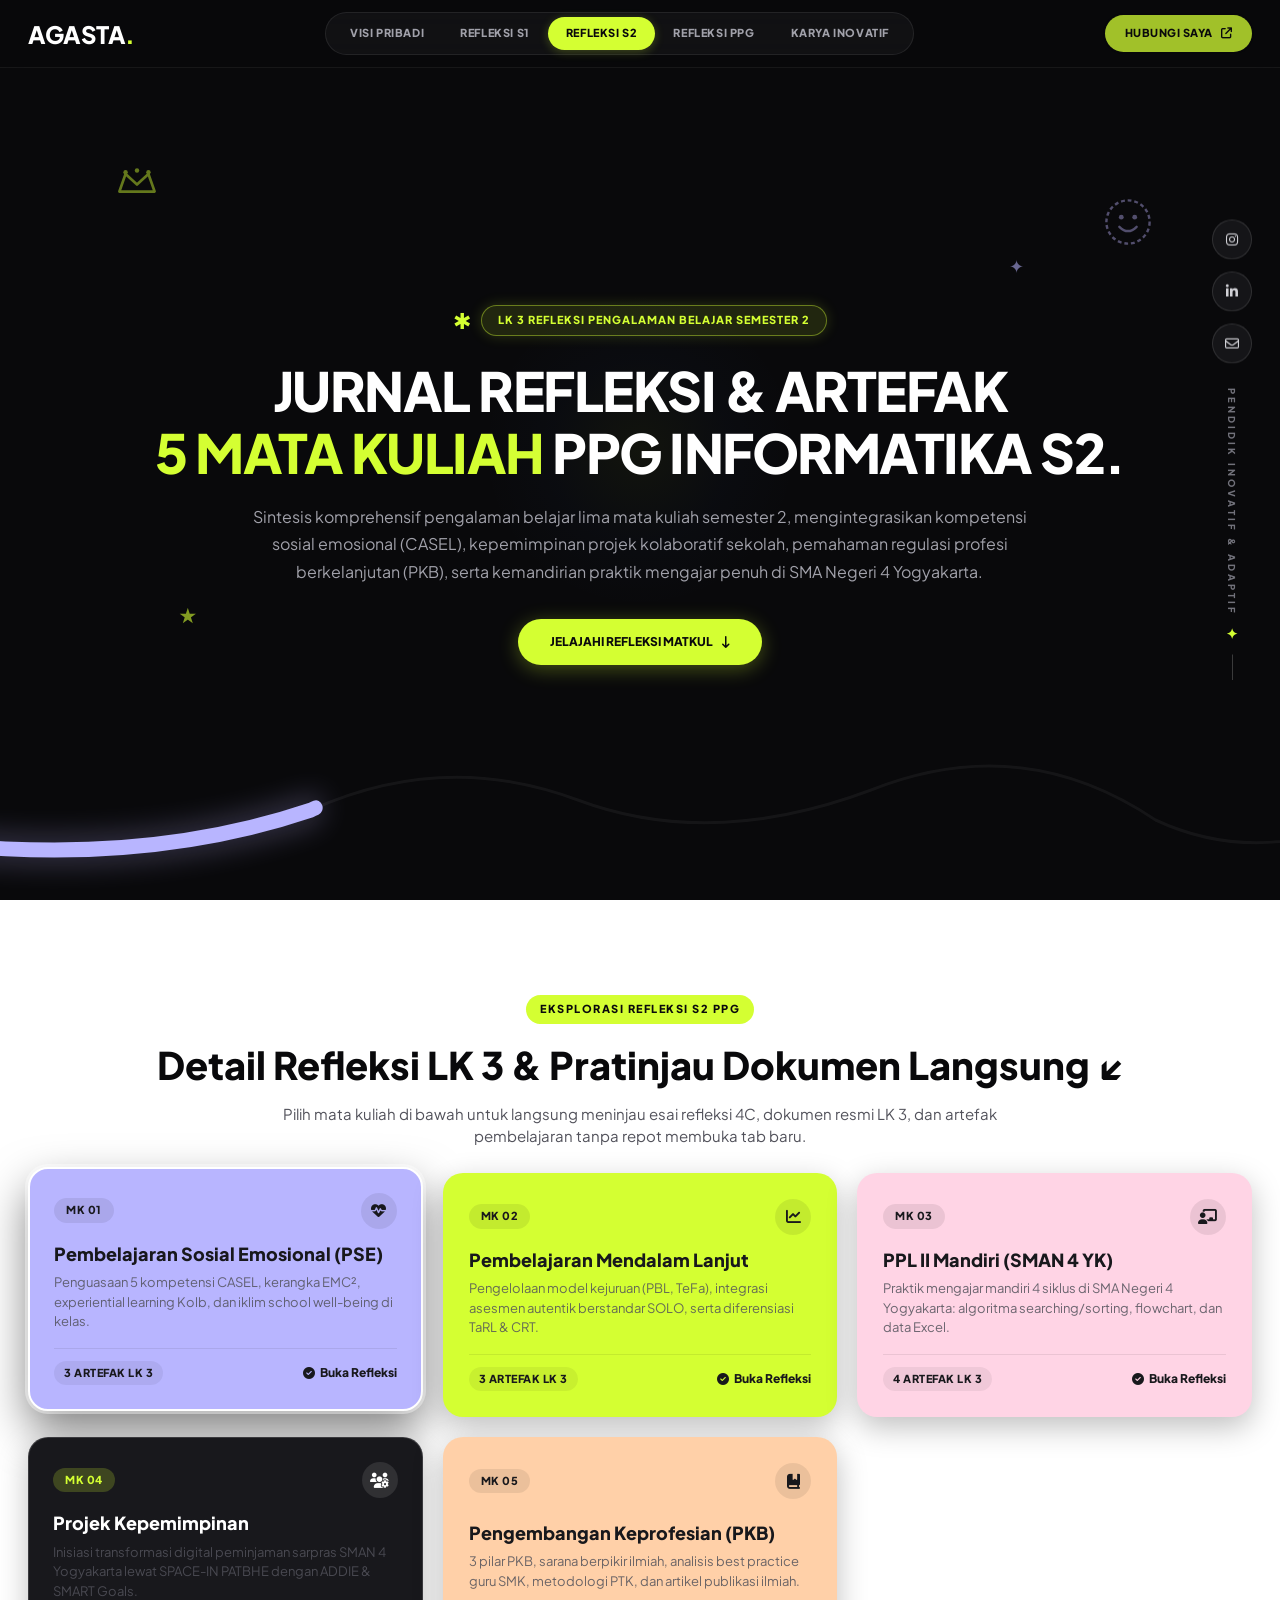
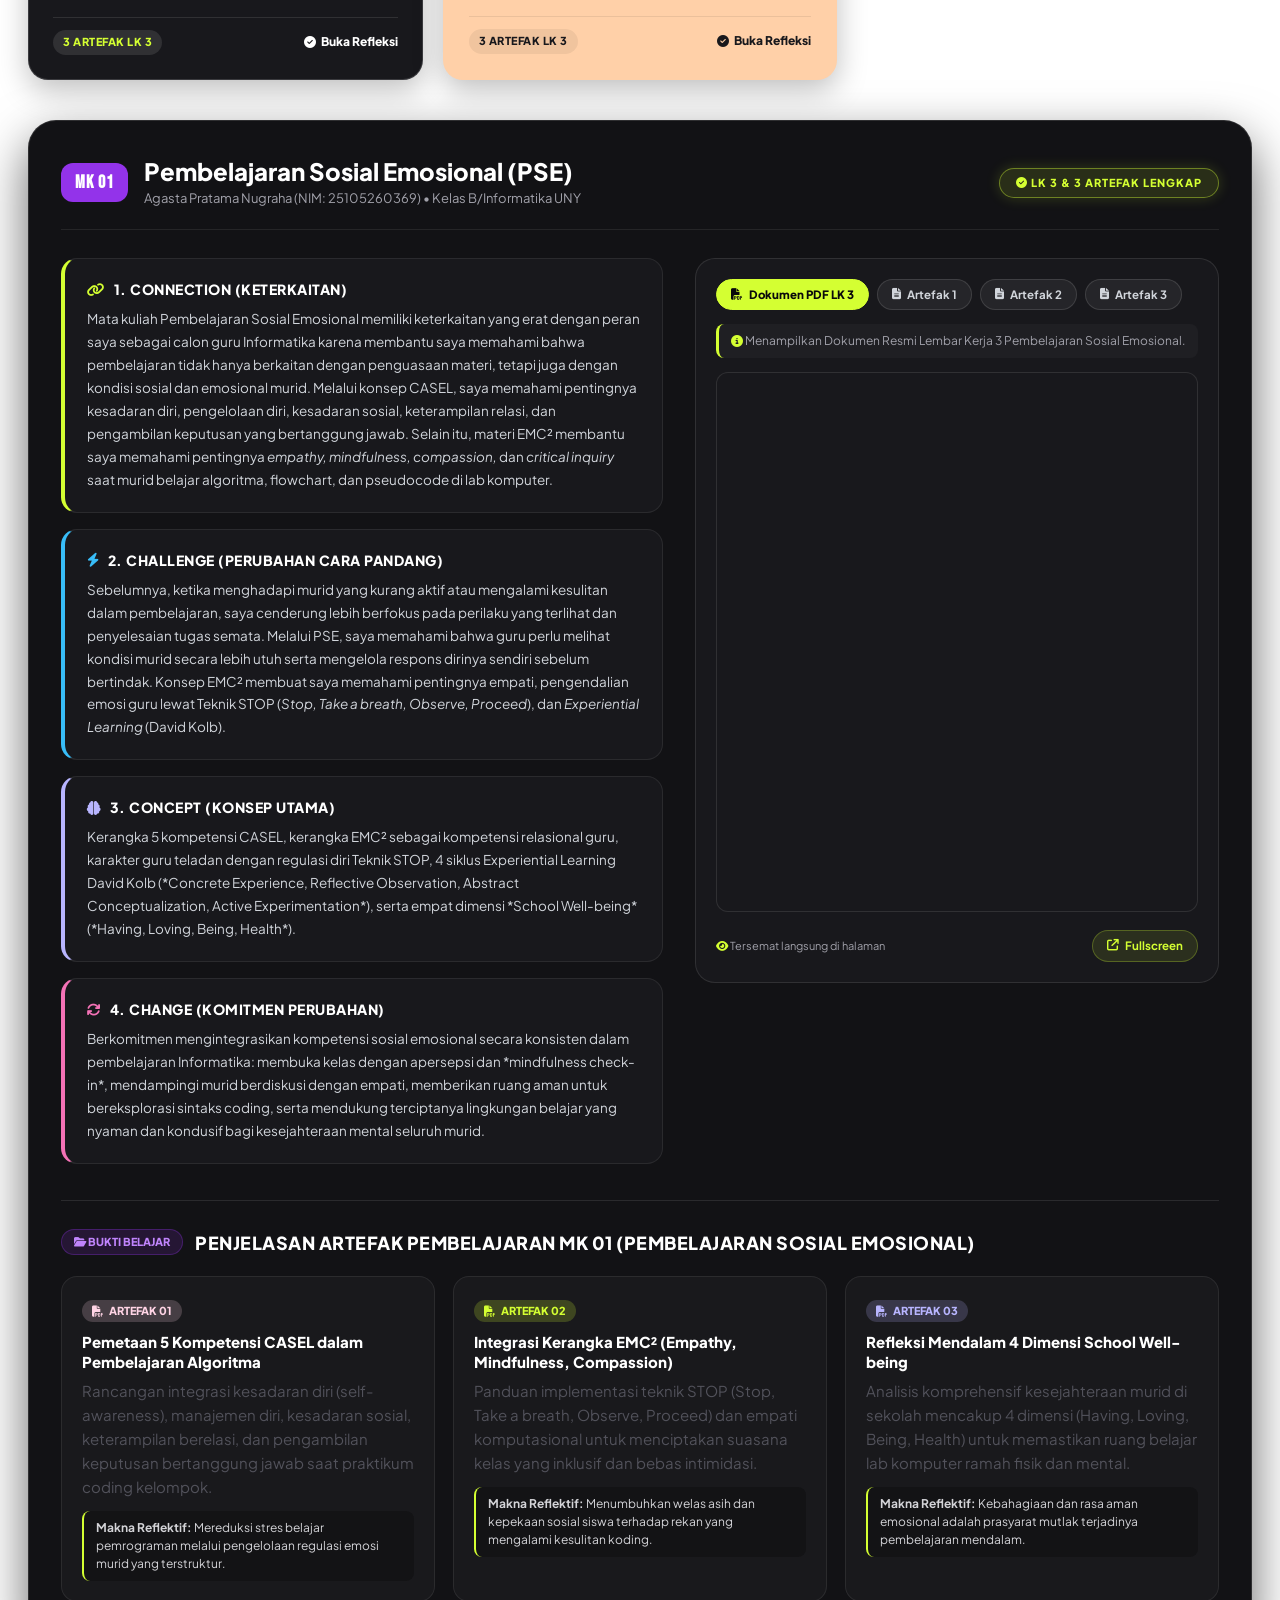
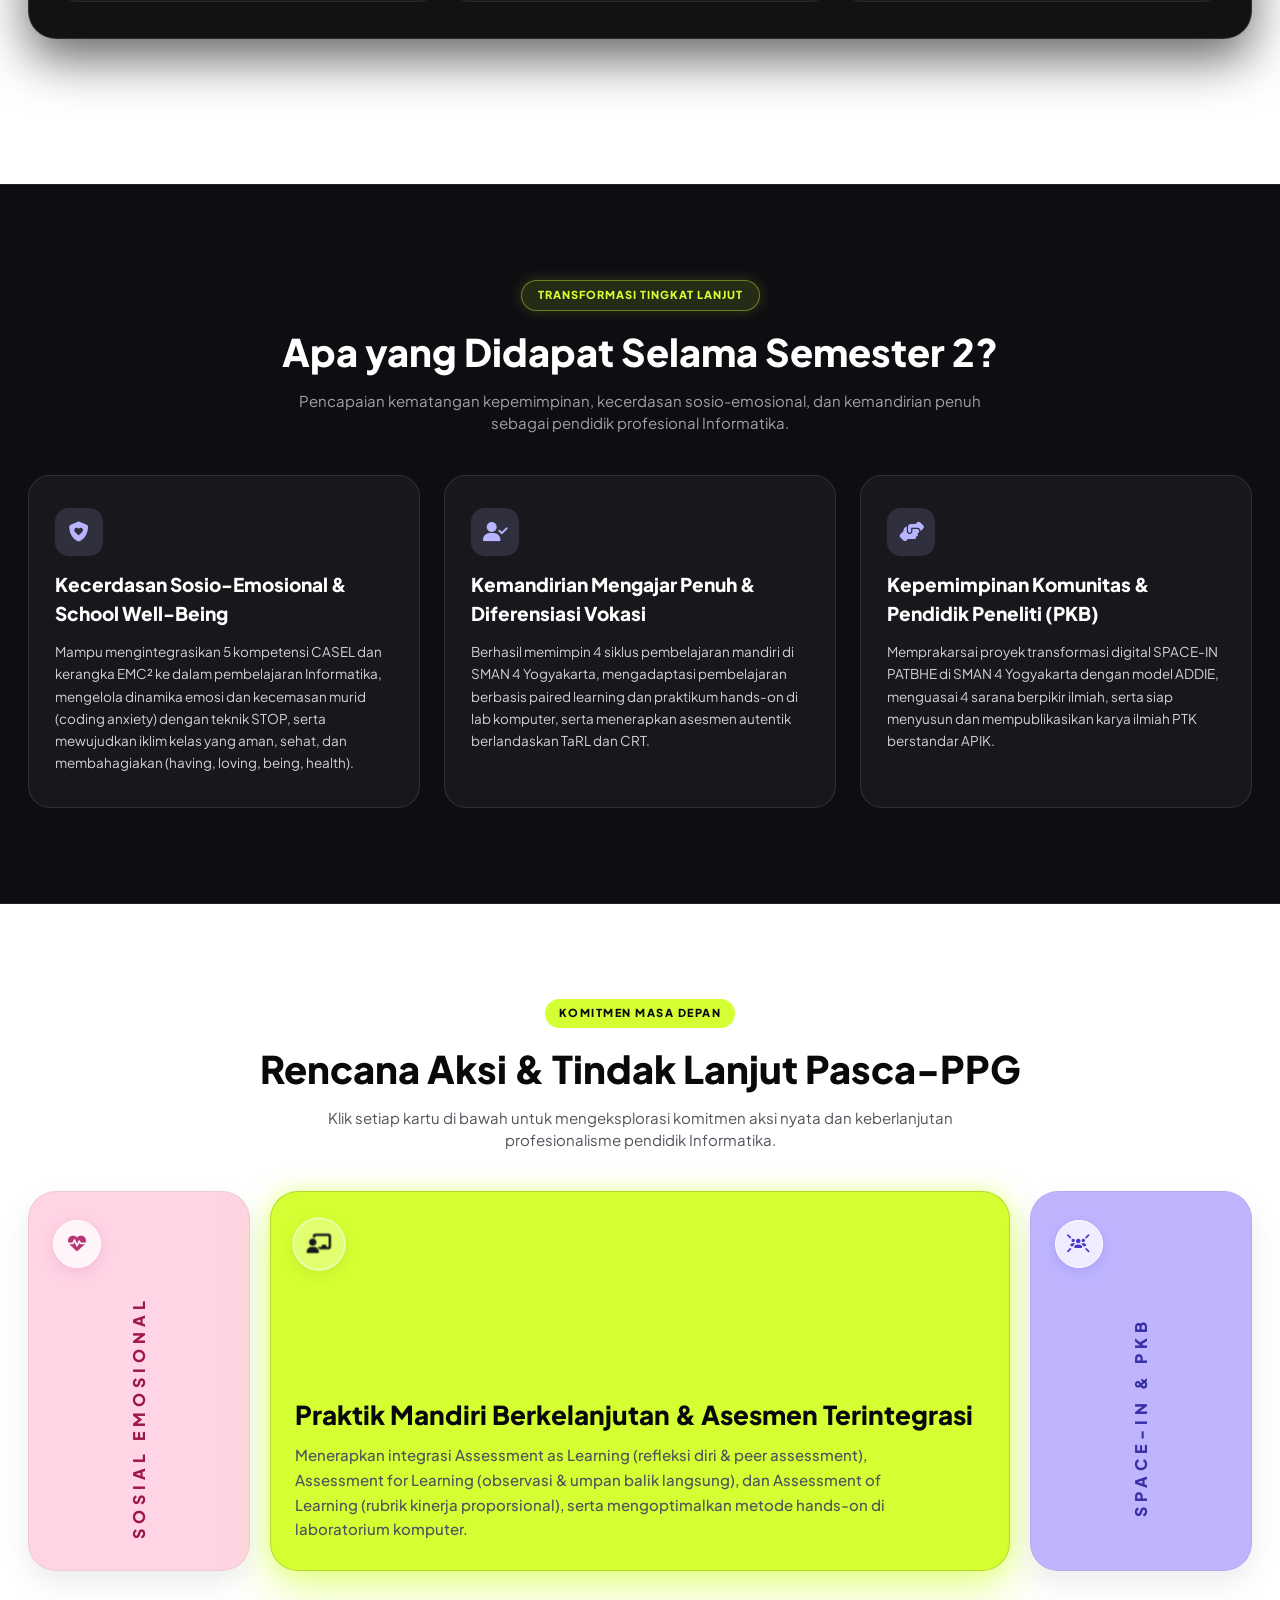
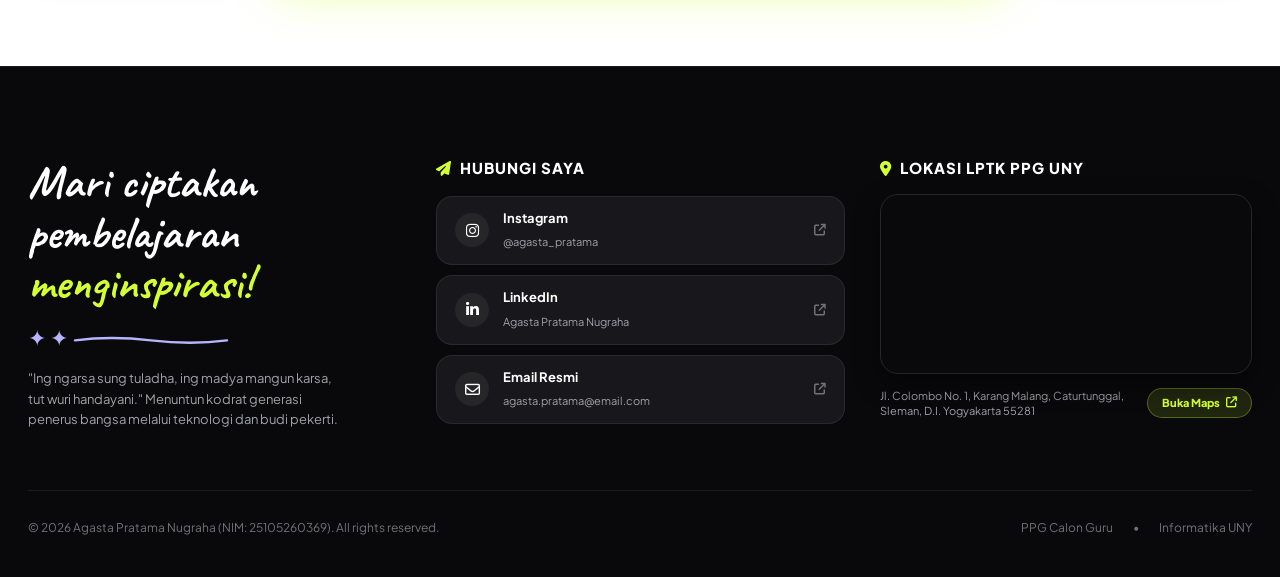
<file: refleksi-s2.html>
<!doctype html>
<html lang="id">
  <head>
    <meta charset="UTF-8" />
    <meta name="viewport" content="width=device-width, initial-scale=1.0" />
    <!-- Favicon Logo UNY -->
    <link rel="icon" type="image/png" href="logo-uny.png" />
    <link rel="apple-touch-icon" href="logo-uny.png" />
    <title>Refleksi Semester 2 | E-Portofolio PPG Agasta Pratama Nugraha</title>

    <!-- Google Fonts -->
    <link rel="preconnect" href="https://fonts.googleapis.com" />
    <link rel="preconnect" href="https://fonts.gstatic.com" crossorigin />
    <link
      href="https://fonts.googleapis.com/css2?family=Bebas+Neue&family=Caveat:wght@600;700&family=Permanent+Marker&family=Plus+Jakarta+Sans:ital,wght@0,400;0,500;0,600;0,700;0,800;0,900;1,700&display=swap"
      rel="stylesheet"
    />

    <!-- FontAwesome Icons -->
    <link
      rel="stylesheet"
      href="https://cdnjs.cloudflare.com/ajax/libs/font-awesome/6.4.0/css/all.min.css"
    />

    <!-- CSS External & Interactive Animations -->
    <link rel="stylesheet" href="css/refleksi-s2.css" />
    <link rel="stylesheet" href="css/animations.css" />
  </head>

  <body>
    <!-- STICKY VERTICAL SOCIAL BAR -->
    <aside class="sticky-social-bar" aria-label="Social Media Bar">
      <div class="social-icons-vertical">
        <a
          href="https://instagram.com"
          target="_blank"
          rel="noopener noreferrer"
          aria-label="Instagram"
        >
          <i class="fa-brands fa-instagram"></i>
        </a>
        <a
          href="https://linkedin.com"
          target="_blank"
          rel="noopener noreferrer"
          aria-label="LinkedIn"
        >
          <i class="fa-brands fa-linkedin-in"></i>
        </a>
        <a href="mailto:agasta.pratama@email.com" aria-label="Email">
          <i class="fa-regular fa-envelope"></i>
        </a>
      </div>
      <div class="vertical-text-tag">
        <span>PENDIDIK INOVATIF & ADAPTIF</span>
        <span class="sparkle-doodle">✦</span>
      </div>
    </aside>

    <!-- FLOATING NAVBAR -->
    <nav class="navbar">
      <div class="nav-container">
        <a href="index.html" class="logo">AGASTA<span>.</span></a>

        <button class="hamburger" id="hamburger" aria-label="Toggle menu">
          <span></span>
          <span></span>
          <span></span>
        </button>

        <ul class="nav-links" id="navLinks">
          <li><a href="visi.html">VISI PRIBADI</a></li>
          <li><a href="refleksi-s1.html">REFLEKSI S1</a></li>
          <li><a href="refleksi-s2.html" class="active">REFLEKSI S2</a></li>
          <li><a href="refleksi-ppg.html">REFLEKSI PPG</a></li>
          <li><a href="inovasi.html">KARYA INOVATIF</a></li>
        </ul>

        <div class="nav-cta">
          <a href="#kontak" class="btn-pill-neon pulse-badge">
            HUBUNGI SAYA <i class="fa-solid fa-arrow-up-right-from-square"></i>
          </a>
        </div>
      </div>
    </nav>

    <!-- 1. HERO ACADEMIC BANNER -->
    <header class="hero-academic" id="hero">
      <svg
        class="deco-floating-crown floating-gentle"
        viewBox="0 0 50 40"
        fill="none"
        xmlns="http://www.w3.org/2000/svg"
      >
        <path
          d="M5 32 L 12 12 L 25 24 L 38 12 L 45 32 Z"
          stroke="#d4ff32"
          stroke-width="3"
          stroke-linecap="round"
          stroke-linejoin="round"
        />
        <circle cx="12" cy="10" r="2.5" fill="#d4ff32" />
        <circle cx="25" cy="8" r="2.5" fill="#d4ff32" />
        <circle cx="38" cy="10" r="2.5" fill="#d4ff32" />
      </svg>

      <svg
        class="deco-floating-smiley floating-rotate"
        viewBox="0 0 100 100"
        fill="none"
        xmlns="http://www.w3.org/2000/svg"
      >
        <circle
          cx="50"
          cy="50"
          r="45"
          stroke="#bfb5ff"
          stroke-width="5"
          stroke-dasharray="8 6"
        />
        <circle cx="36" cy="40" r="5" fill="#bfb5ff" />
        <circle cx="64" cy="40" r="5" fill="#bfb5ff" />
        <path
          d="M32 60 Q 50 78 68 60"
          stroke="#bfb5ff"
          stroke-width="5"
          stroke-linecap="round"
        />
      </svg>

      <div class="deco-sparkle-1">✦</div>
      <div class="deco-sparkle-2">★</div>

      <div class="container hero-academic-content reveal-scale">
        <div class="g1-asterisk-badge">
          <span class="g1-asterisk-icon">✱</span>
          <span class="g1-badge-pill"
            >LK 3 REFLEKSI PENGALAMAN BELAJAR SEMESTER 2</span
          >
        </div>

        <h1 class="hero-academic-title">
          JURNAL REFLEKSI & ARTEFAK <br />
          <span class="text-lime">5 MATA KULIAH</span> PPG INFORMATIKA S2.
        </h1>
        <p class="hero-academic-desc">
          Sintesis komprehensif pengalaman belajar lima mata kuliah semester 2, mengintegrasikan kompetensi sosial emosional (CASEL), kepemimpinan projek kolaboratif sekolah, pemahaman regulasi profesi berkelanjutan (PKB), serta kemandirian praktik mengajar penuh di SMA Negeri 4 Yogyakarta.
        </p>
        <div class="hero-academic-actions">
          <a href="#matkul-list" class="btn-academic-cta">
            JELAJAHI REFLEKSI MATKUL <i class="fa-solid fa-arrow-down-long"></i>
          </a>
        </div>
      </div>

      <!-- Animasi Cacing Bawah -->
      <div class="hero-bottom-worm-track" aria-hidden="true">
        <svg
          class="worm-svg-canvas"
          viewBox="0 0 1440 160"
          preserveAspectRatio="none"
          fill="none"
          xmlns="http://www.w3.org/2000/svg"
        >
          <path
            class="worm-faint-track"
            d="M -100 100 Q 150 130 350 70 Q 500 10 650 60 Q 800 110 980 50 Q 1150 -10 1300 80 Q 1420 130 1560 70"
          />
          <path
            class="worm-slither-body"
            d="M -100 100 Q 150 130 350 70 Q 500 10 650 60 Q 800 110 980 50 Q 1150 -10 1300 80 Q 1420 130 1560 70"
          />
        </svg>
      </div>
    </header>

    <!-- 2. SECTION: 5 COURSE DIRECT SHOWCASE & LK 3 VIEWER -->
    <section class="courses-showcase-section" id="matkul-list">
      <div class="container">
        <div
          class="section-top-title-group reveal"
          style="text-align: center; margin-bottom: 25px"
        >
          <span class="section-tag-badge">EKSPLORASI REFLEKSI S2 PPG</span>
          <h2>Detail Refleksi LK 3 &amp; Pratinjau Dokumen Langsung ↙</h2>
          <p style="max-width: 780px; margin: 10px auto 0">
            Pilih mata kuliah di bawah untuk langsung meninjau esai refleksi 4C, dokumen resmi LK 3, dan artefak pembelajaran tanpa repot membuka tab baru.
          </p>
        </div>

        <!-- 5-COURSE CARD SELECTOR (3 DI BARIS PERTAMA, 2 DI BARIS KEDUA - WARNA-WARNI SOFT) -->
        <div class="course-card-selector-grid">
          <!-- CARD 1: PSE (LILAC SOFT) -->
          <div class="selector-course-card selector-card-lilac active" id="btn-sel-pse" onclick="selectDirectCourse('panel-pse', this)">
            <div class="selector-card-header">
              <span class="selector-step-pill">MK 01</span>
              <div class="selector-icon-bubble"><i class="fa-solid fa-heart-pulse"></i></div>
            </div>
            <div class="selector-card-body">
              <h3>Pembelajaran Sosial Emosional (PSE)</h3>
              <p>Penguasaan 5 kompetensi CASEL, kerangka EMC², experiential learning Kolb, dan iklim school well-being di kelas.</p>
            </div>
            <div class="selector-card-footer">
              <span class="selector-tag-pill">3 Artefak LK 3</span>
              <span class="selector-active-indicator"><i class="fa-solid fa-circle-check"></i> Buka Refleksi</span>
            </div>
          </div>

          <!-- CARD 2: PMA LANJUT (LIME SOFT) -->
          <div class="selector-course-card selector-card-lime" id="btn-sel-pmal" onclick="selectDirectCourse('panel-pmal', this)">
            <div class="selector-card-header">
              <span class="selector-step-pill">MK 02</span>
              <div class="selector-icon-bubble"><i class="fa-solid fa-chart-line"></i></div>
            </div>
            <div class="selector-card-body">
              <h3>Pembelajaran Mendalam Lanjut</h3>
              <p>Pengelolaan model kejuruan (PBL, TeFa), integrasi asesmen autentik berstandar SOLO, serta diferensiasi TaRL & CRT.</p>
            </div>
            <div class="selector-card-footer">
              <span class="selector-tag-pill">3 Artefak LK 3</span>
              <span class="selector-active-indicator"><i class="fa-solid fa-circle-check"></i> Buka Refleksi</span>
            </div>
          </div>

          <!-- CARD 3: PPL MANDIRI (PINK SOFT) -->
          <div class="selector-course-card selector-card-pink" id="btn-sel-pplm" onclick="selectDirectCourse('panel-pplm', this)">
            <div class="selector-card-header">
              <span class="selector-step-pill">MK 03</span>
              <div class="selector-icon-bubble"><i class="fa-solid fa-chalkboard-user"></i></div>
            </div>
            <div class="selector-card-body">
              <h3>PPL II Mandiri (SMAN 4 YK)</h3>
              <p>Praktik mengajar mandiri 4 siklus di SMA Negeri 4 Yogyakarta: algoritma searching/sorting, flowchart, dan data Excel.</p>
            </div>
            <div class="selector-card-footer">
              <span class="selector-tag-pill">4 Artefak LK 3</span>
              <span class="selector-active-indicator"><i class="fa-solid fa-circle-check"></i> Buka Refleksi</span>
            </div>
          </div>

          <!-- CARD 4: PROJEK KEPEMIMPINAN (DARK BENTO WITH NEON) -->
          <div class="selector-course-card selector-card-dark" id="btn-sel-pkep" onclick="selectDirectCourse('panel-pkep', this)">
            <div class="selector-card-header">
              <span class="selector-step-pill">MK 04</span>
              <div class="selector-icon-bubble"><i class="fa-solid fa-users-gear"></i></div>
            </div>
            <div class="selector-card-body">
              <h3>Projek Kepemimpinan</h3>
              <p>Inisiasi transformasi digital peminjaman sarpras SMAN 4 Yogyakarta lewat SPACE-IN PATBHE dengan ADDIE & SMART Goals.</p>
            </div>
            <div class="selector-card-footer">
              <span class="selector-tag-pill">3 Artefak LK 3</span>
              <span class="selector-active-indicator"><i class="fa-solid fa-circle-check"></i> Buka Refleksi</span>
            </div>
          </div>

          <!-- CARD 5: PKB & KARYA ILMIAH (PEACH / WARM YELLOW) -->
          <div class="selector-course-card selector-card-peach" id="btn-sel-pkb" onclick="selectDirectCourse('panel-pkb', this)">
            <div class="selector-card-header">
              <span class="selector-step-pill">MK 05</span>
              <div class="selector-icon-bubble"><i class="fa-solid fa-book-bookmark"></i></div>
            </div>
            <div class="selector-card-body">
              <h3>Pengembangan Keprofesian (PKB)</h3>
              <p>3 pilar PKB, sarana berpikir ilmiah, analisis best practice guru SMK, metodologi PTK, dan artikel publikasi ilmiah.</p>
            </div>
            <div class="selector-card-footer">
              <span class="selector-tag-pill">3 Artefak LK 3</span>
              <span class="selector-active-indicator"><i class="fa-solid fa-circle-check"></i> Buka Refleksi</span>
            </div>
          </div>
        </div>

        <!-- DIRECT VIEWER PANELS CONTAINER -->
        <div id="direct-viewer-container">
          <!-- PANEL MK 01: PSE -->
          <div class="direct-viewer-panel active" id="panel-pse">
            <div class="direct-panel-header">
              <div class="direct-panel-title-wrap">
                <span class="direct-mk-badge" style="background: #9333ea; color: #fff;">MK 01</span>
                <div class="direct-panel-title">
                  <h3>Pembelajaran Sosial Emosional (PSE)</h3>
                  <span>Agasta Pratama Nugraha (NIM: 25105260369) • Kelas B/Informatika UNY</span>
                </div>
              </div>
              <span class="g1-badge-pill"><i class="fa-solid fa-circle-check"></i> LK 3 &amp; 3 Artefak Lengkap</span>
            </div>

            <div class="direct-2col-layout">
              <!-- Kolom Kiri: 4C Refleksi -->
              <div class="direct-reflection-box">
                <div class="direct-c-card">
                  <div class="direct-c-title"><i class="fa-solid fa-link text-lime"></i> 1. Connection (Keterkaitan)</div>
                  <div class="direct-c-content">
                    Mata kuliah Pembelajaran Sosial Emosional memiliki keterkaitan yang erat dengan peran saya sebagai calon guru Informatika karena membantu saya memahami bahwa pembelajaran tidak hanya berkaitan dengan penguasaan materi, tetapi juga dengan kondisi sosial dan emosional murid. Melalui konsep CASEL, saya memahami pentingnya kesadaran diri, pengelolaan diri, kesadaran sosial, keterampilan relasi, dan pengambilan keputusan yang bertanggung jawab. Selain itu, materi EMC² membantu saya memahami pentingnya <em>empathy, mindfulness, compassion,</em> dan <em>critical inquiry</em> saat murid belajar algoritma, flowchart, dan pseudocode di lab komputer.
                  </div>
                </div>

                <div class="direct-c-card c-challenge">
                  <div class="direct-c-title"><i class="fa-solid fa-bolt" style="color: #38bdf8;"></i> 2. Challenge (Perubahan Cara Pandang)</div>
                  <div class="direct-c-content">
                    Sebelumnya, ketika menghadapi murid yang kurang aktif atau mengalami kesulitan dalam pembelajaran, saya cenderung lebih berfokus pada perilaku yang terlihat dan penyelesaian tugas semata. Melalui PSE, saya memahami bahwa guru perlu melihat kondisi murid secara lebih utuh serta mengelola respons dirinya sendiri sebelum bertindak. Konsep EMC² membuat saya memahami pentingnya empati, pengendalian emosi guru lewat Teknik STOP (<em>Stop, Take a breath, Observe, Proceed</em>), dan <em>Experiential Learning</em> (David Kolb).
                  </div>
                </div>

                <div class="direct-c-card c-concept">
                  <div class="direct-c-title"><i class="fa-solid fa-brain text-lilac"></i> 3. Concept (Konsep Utama)</div>
                  <div class="direct-c-content">
                    Kerangka 5 kompetensi CASEL, kerangka EMC² sebagai kompetensi relasional guru, karakter guru teladan dengan regulasi diri Teknik STOP, 4 siklus Experiential Learning David Kolb (*Concrete Experience, Reflective Observation, Abstract Conceptualization, Active Experimentation*), serta empat dimensi *School Well-being* (*Having, Loving, Being, Health*).
                  </div>
                </div>

                <div class="direct-c-card c-change">
                  <div class="direct-c-title"><i class="fa-solid fa-arrows-rotate" style="color: #f472b6;"></i> 4. Change (Komitmen Perubahan)</div>
                  <div class="direct-c-content">
                    Berkomitmen mengintegrasikan kompetensi sosial emosional secara konsisten dalam pembelajaran Informatika: membuka kelas dengan apersepsi dan *mindfulness check-in*, mendampingi murid berdiskusi dengan empati, memberikan ruang aman untuk bereksplorasi sintaks coding, serta mendukung terciptanya lingkungan belajar yang nyaman dan kondusif bagi kesejahteraan mental seluruh murid.
                  </div>
                </div>
              </div>

              <!-- Kolom Kanan: Dokumen & Artefak Langsung Terlihat -->
              <div class="direct-doc-wrapper">
                <div class="doc-switcher-bar">
                  <button class="doc-switch-btn active" onclick="switchLiveDoc(this, 'iframe-pse', 'pdf/pse/LEMBAR KERJA 3_PEMBELAJARAN SOSIAL EMOSIONAL.pdf', 'notice-pse', 'Menampilkan Dokumen Resmi Lembar Kerja 3 Pembelajaran Sosial Emosional.')">
                    <i class="fa-solid fa-file-pdf"></i> Dokumen PDF LK 3
                  </button>
                  <button class="doc-switch-btn" onclick="switchLiveDoc(this, 'iframe-pse', 'pdf/pse/pse1.pdf', 'notice-pse', 'Artefak 1: Analisis dan Sintesis PSE di Lingkungan Sekolah (Teknik STOP &amp; Sesi Well-being).')">
                    <i class="fa-solid fa-file-lines"></i> Artefak 1
                  </button>
                  <button class="doc-switch-btn" onclick="switchLiveDoc(this, 'iframe-pse', 'pdf/pse/pse2.pdf', 'notice-pse', 'Artefak 2: Siklus Penerapan Experiential Learning pada Materi Algoritma &amp; Flowchart.')">
                    <i class="fa-solid fa-file-lines"></i> Artefak 2
                  </button>
                  <button class="doc-switch-btn" onclick="switchLiveDoc(this, 'iframe-pse', 'pdf/pse/pse3.pdf', 'notice-pse', 'Artefak 3: Refleksi Mendalam 4 Dimensi School Well-being (Having, Loving, Being, Health).')">
                    <i class="fa-solid fa-file-lines"></i> Artefak 3
                  </button>
                </div>

                <div class="doc-info-notice" id="notice-pse">
                  <i class="fa-solid fa-circle-info text-lime"></i> Menampilkan Dokumen Resmi Lembar Kerja 3 Pembelajaran Sosial Emosional.
                </div>

                <iframe id="iframe-pse" class="live-doc-iframe" src="pdf/pse/LEMBAR KERJA 3_PEMBELAJARAN SOSIAL EMOSIONAL.pdf" title="Dokumen LK 3 PSE"></iframe>

                <div class="doc-action-footer">
                  <span style="color: #a1a1aa; font-size: 11px;"><i class="fa-solid fa-eye text-lime"></i> Tersemat langsung di halaman</span>
                  <a href="pdf/pse/LEMBAR KERJA 3_PEMBELAJARAN SOSIAL EMOSIONAL.pdf" target="_blank" class="btn-open-external">
                    <i class="fa-solid fa-arrow-up-right-from-square"></i> Fullscreen
                  </a>
                </div>
              </div>
            </div>

            <!-- PENJELASAN ARTEFAK PEMBELAJARAN MK 01 PSE -->
            <div class="direct-artifact-explainer">
              <div class="explainer-title-bar">
                <span class="explainer-badge-pill" style="background: rgba(147, 51, 234, 0.15); color: #c084fc; border-color: rgba(147, 51, 234, 0.3);"><i class="fa-solid fa-folder-open"></i> BUKTI BELAJAR</span>
                <h4>Penjelasan Artefak Pembelajaran MK 01 (Pembelajaran Sosial Emosional)</h4>
              </div>
              <div class="explainer-cards-grid">
                <div class="explainer-item-card">
                  <span class="explainer-item-badge" style="background: rgba(255, 212, 229, 0.2); color: #ffd4e5;"><i class="fa-solid fa-file-pdf"></i> ARTEFAK 01</span>
                  <h5 class="explainer-item-title">Pemetaan 5 Kompetensi CASEL dalam Pembelajaran Algoritma</h5>
                  <p class="explainer-item-desc">Rancangan integrasi kesadaran diri (self-awareness), manajemen diri, kesadaran sosial, keterampilan berelasi, dan pengambilan keputusan bertanggung jawab saat praktikum coding kelompok.</p>
                  <div class="explainer-item-insight"><strong>Makna Reflektif:</strong> Mereduksi stres belajar pemrograman melalui pengelolaan regulasi emosi murid yang terstruktur.</div>
                </div>
                <div class="explainer-item-card">
                  <span class="explainer-item-badge" style="background: rgba(212, 255, 50, 0.2); color: var(--neon-lime);"><i class="fa-solid fa-file-pdf"></i> ARTEFAK 02</span>
                  <h5 class="explainer-item-title">Integrasi Kerangka EMC² (Empathy, Mindfulness, Compassion)</h5>
                  <p class="explainer-item-desc">Panduan implementasi teknik STOP (Stop, Take a breath, Observe, Proceed) dan empati komputasional untuk menciptakan suasana kelas yang inklusif dan bebas intimidasi.</p>
                  <div class="explainer-item-insight"><strong>Makna Reflektif:</strong> Menumbuhkan welas asih dan kepekaan sosial siswa terhadap rekan yang mengalami kesulitan koding.</div>
                </div>
                <div class="explainer-item-card">
                  <span class="explainer-item-badge" style="background: rgba(184, 181, 255, 0.2); color: var(--pastel-lilac);"><i class="fa-solid fa-file-pdf"></i> ARTEFAK 03</span>
                  <h5 class="explainer-item-title">Refleksi Mendalam 4 Dimensi School Well-being</h5>
                  <p class="explainer-item-desc">Analisis komprehensif kesejahteraan murid di sekolah mencakup 4 dimensi (Having, Loving, Being, Health) untuk memastikan ruang belajar lab komputer ramah fisik dan mental.</p>
                  <div class="explainer-item-insight"><strong>Makna Reflektif:</strong> Kebahagiaan dan rasa aman emosional adalah prasyarat mutlak terjadinya pembelajaran mendalam.</div>
                </div>
              </div>
            </div>
          </div>

          <!-- PANEL MK 02: PMAL -->
          <div class="direct-viewer-panel" id="panel-pmal">
            <div class="direct-panel-header">
              <div class="direct-panel-title-wrap">
                <span class="direct-mk-badge" style="background: #16a34a; color: #fff;">MK 02</span>
                <div class="direct-panel-title">
                  <h3>Pembelajaran Mendalam &amp; Asesmen Lanjut</h3>
                  <span>Agasta Pratama Nugraha (NIM: 25105260369) • Kelas B/Informatika UNY</span>
                </div>
              </div>
              <span class="g1-badge-pill"><i class="fa-solid fa-circle-check"></i> LK 3 &amp; 3 Artefak Lengkap</span>
            </div>

            <div class="direct-2col-layout">
              <!-- Kolom Kiri: 4C Refleksi -->
              <div class="direct-reflection-box">
                <div class="direct-c-card">
                  <div class="direct-c-title"><i class="fa-solid fa-link text-lime"></i> 1. Connection (Keterkaitan)</div>
                  <div class="direct-c-content">
                    Mata kuliah Pembelajaran Mendalam dan Asesmen Lanjut memiliki keterkaitan yang erat dengan peran saya sebagai calon guru Informatika karena membantu saya memahami bahwa pembelajaran tidak hanya berorientasi pada penyampaian materi dan hasil akhir, tetapi pada bagaimana murid membangun pemahaman melalui pengalaman belajar yang berkesadaran, bermakna, dan menggembirakan melalui tahapan kognitif memahami, mengaplikasi, dan merefleksi.
                  </div>
                </div>

                <div class="direct-c-card c-challenge">
                  <div class="direct-c-title"><i class="fa-solid fa-bolt" style="color: #38bdf8;"></i> 2. Challenge (Perubahan Cara Pandang)</div>
                  <div class="direct-c-content">
                    Sebelumnya, saya cenderung melihat asesmen sebagai kegiatan untuk mengetahui hasil belajar murid semata di akhir bab. Sedangkan melalui materi ini, saya memahami bahwa asesmen terpadu mencakup *Assessment as Learning*, *Assessment for Learning*, dan *Assessment of Learning*. Konsep TaRL (*Teaching at the Right Level*) dan CRT (*Culturally Responsive Teaching*) membimbing saya melihat bahwa keragaman kesiapan awal murid harus diakomodasi melalui scaffolding.
                  </div>
                </div>

                <div class="direct-c-card c-concept">
                  <div class="direct-c-title"><i class="fa-solid fa-brain text-lilac"></i> 3. Concept (Konsep Utama)</div>
                  <div class="direct-c-content">
                    Prinsip Pembelajaran Mendalam, model pembelajaran kejuruan (PBL, TeFa, Kelas Industri), trilogi asesmen autentik (rubrik proporsional), diferensiasi TaRL dan CRT, serta struktur hierarkis Taksonomi SOLO untuk memastikan ketercapaian *mastery learning*.
                  </div>
                </div>

                <div class="direct-c-card c-change">
                  <div class="direct-c-title"><i class="fa-solid fa-arrows-rotate" style="color: #f472b6;"></i> 4. Change (Komitmen Perubahan)</div>
                  <div class="direct-c-content">
                    Memanfaatkan asesmen diagnostik bukan untuk melabeli murid, melainkan dasar merancang bimbingan berjenjang (*scaffolding*). Dalam Informatika, murid dibimbing tidak hanya menyelesaikan kode tugas praktikum, tetapi memahami efisiensi algoritma dan merefleksikan proses logikanya.
                  </div>
                </div>
              </div>

              <!-- Kolom Kanan: Dokumen & Artefak Langsung Terlihat -->
              <div class="direct-doc-wrapper">
                <div class="doc-switcher-bar">
                  <button class="doc-switch-btn active" onclick="switchLiveDoc(this, 'iframe-pmal', 'pdf/pmal/LEMBAR KERJA 3_PEMBELAJARAN MENDALAM DAN ASESMEN LANJUT.pdf', 'notice-pmal', 'Menampilkan Dokumen Resmi Lembar Kerja 3 Pembelajaran Mendalam dan Asesmen Lanjut.')">
                    <i class="fa-solid fa-file-pdf"></i> Dokumen PDF LK 3
                  </button>
                  <button class="doc-switch-btn" onclick="switchLiveDoc(this, 'iframe-pmal', 'pdf/pmal/pmal1.pdf', 'notice-pmal', 'Artefak 1: Pengelolaan Model Pembelajaran Kejuruan/Vokasi di SMK.')">
                    <i class="fa-solid fa-file-lines"></i> Artefak 1
                  </button>
                  <button class="doc-switch-btn" onclick="switchLiveDoc(this, 'iframe-pmal', 'pdf/pmal/pmal2.pdf', 'notice-pmal', 'Artefak 2: Perancangan Asesmen Autentik Terintegrasi (Rubrik Holistik &amp; Jurnal Refleksi).')">
                    <i class="fa-solid fa-file-lines"></i> Artefak 2
                  </button>
                  <button class="doc-switch-btn" onclick="switchLiveDoc(this, 'iframe-pmal', 'pdf/pmal/pmal3.pdf', 'notice-pmal', 'Artefak 3: Penerapan TaRL &amp; CRT dalam Pembelajaran Komputasi Kejuruan.')">
                    <i class="fa-solid fa-file-lines"></i> Artefak 3
                  </button>
                </div>

                <div class="doc-info-notice" id="notice-pmal">
                  <i class="fa-solid fa-circle-info text-lime"></i> Menampilkan Dokumen Resmi Lembar Kerja 3 Pembelajaran Mendalam dan Asesmen Lanjut.
                </div>

                <iframe id="iframe-pmal" class="live-doc-iframe" src="pdf/pmal/LEMBAR KERJA 3_PEMBELAJARAN MENDALAM DAN ASESMEN LANJUT.pdf" title="Dokumen LK 3 PMAL"></iframe>

                <div class="doc-action-footer">
                  <span style="color: #a1a1aa; font-size: 11px;"><i class="fa-solid fa-eye text-lime"></i> Tersemat langsung di halaman</span>
                  <a href="pdf/pmal/LEMBAR KERJA 3_PEMBELAJARAN MENDALAM DAN ASESMEN LANJUT.pdf" target="_blank" class="btn-open-external">
                    <i class="fa-solid fa-arrow-up-right-from-square"></i> Fullscreen
                  </a>
                </div>
              </div>
            </div>

            <!-- PENJELASAN ARTEFAK PEMBELAJARAN MK 02 PMAL -->
            <div class="direct-artifact-explainer">
              <div class="explainer-title-bar">
                <span class="explainer-badge-pill" style="background: rgba(22, 163, 74, 0.15); color: #4ade80; border-color: rgba(22, 163, 74, 0.3);"><i class="fa-solid fa-folder-open"></i> BUKTI BELAJAR</span>
                <h4>Penjelasan Artefak Pembelajaran MK 02 (Pembelajaran Mendalam Lanjut)</h4>
              </div>
              <div class="explainer-cards-grid">
                <div class="explainer-item-card">
                  <span class="explainer-item-badge" style="background: rgba(255, 212, 229, 0.2); color: #ffd4e5;"><i class="fa-solid fa-file-pdf"></i> ARTEFAK 01</span>
                  <h5 class="explainer-item-title">Model Pembelajaran Kejuruan Informatika (PBL, TeFa & Magang)</h5>
                  <p class="explainer-item-desc">Kajian integrasi Project-Based Learning dan simulasi standar industri (Teaching Factory) pada kurikulum teknologi informasi untuk kesiapan karir murid.</p>
                  <div class="explainer-item-insight"><strong>Makna Reflektif:</strong> Menghubungkan ruang kelas dengan dinamika nyata kebutuhan talenta digital dunia kerja.</div>
                </div>
                <div class="explainer-item-card">
                  <span class="explainer-item-badge" style="background: rgba(212, 255, 50, 0.2); color: var(--neon-lime);"><i class="fa-solid fa-file-pdf"></i> ARTEFAK 02</span>
                  <h5 class="explainer-item-title">Asesmen Autentik Berjenjang Taksonomi SOLO</h5>
                  <p class="explainer-item-desc">Perancangan instrumen evaluasi formatif dan sumatif bertingkat dari level unistructural, multistructural, relational, hingga extended abstract pada logika komputasional.</p>
                  <div class="explainer-item-insight"><strong>Makna Reflektif:</strong> Mendiagnosis kedalaman abstraksi nalar murid secara objektif dan terukur.</div>
                </div>
                <div class="explainer-item-card">
                  <span class="explainer-item-badge" style="background: rgba(184, 181, 255, 0.2); color: var(--pastel-lilac);"><i class="fa-solid fa-file-pdf"></i> ARTEFAK 03</span>
                  <h5 class="explainer-item-title">Implementasi Diferensiasi TaRL & Culturally Responsive Teaching</h5>
                  <p class="explainer-item-desc">Rancangan pengajaran tepat level kesiapan siswa (Teaching at the Right Level) yang dipadukan dengan kearifan lokal budaya Yogyakarta (CRT) dalam studi kasus komputasi.</p>
                  <div class="explainer-item-insight"><strong>Makna Reflektif:</strong> Menghadirkan pembelajaran bermakna yang dekat dengan identitas kultural peserta didik.</div>
                </div>
              </div>
            </div>
          </div>

          <!-- PANEL MK 03: PPL MANDIRI -->
          <div class="direct-viewer-panel" id="panel-pplm">
            <div class="direct-panel-header">
              <div class="direct-panel-title-wrap">
                <span class="direct-mk-badge" style="background: #e11d48; color: #fff;">MK 03</span>
                <div class="direct-panel-title">
                  <h3>Praktik Pengalaman Lapangan (PPL) Mandiri</h3>
                  <span>Agasta Pratama Nugraha (NIM: 25105260369) • SMA Negeri 4 Yogyakarta</span>
                </div>
              </div>
              <span class="g1-badge-pill"><i class="fa-solid fa-circle-check"></i> LK 3 &amp; 4 Artefak Lengkap</span>
            </div>

            <div class="direct-2col-layout">
              <!-- Kolom Kiri: 4C Refleksi -->
              <div class="direct-reflection-box">
                <div class="direct-c-card">
                  <div class="direct-c-title"><i class="fa-solid fa-link text-lime"></i> 1. Connection (Keterkaitan)</div>
                  <div class="direct-c-content">
                    Mata kuliah PPL Mandiri memberikan kesempatan untuk menerapkan seluruh pengetahuan pedagogi dan teknologi secara mandiri di SMA Negeri 4 Yogyakarta dari siklus 1 hingga siklus 4. Menjadi guru menuntut integrasi pengelolaan kelas, manajemen waktu, kesiapan mental, dan adaptasi terhadap kondisi nyata murid.
                  </div>
                </div>

                <div class="direct-c-card c-challenge">
                  <div class="direct-c-title"><i class="fa-solid fa-bolt" style="color: #38bdf8;"></i> 2. Challenge (Perubahan Cara Pandang)</div>
                  <div class="direct-c-content">
                    Saya menyadari bahwa penggunaan teknologi tidak boleh membuat fokus guru terbagi dari murid. Media bukan sekadar canggih, melainkan harus fungsional dan proporsional terhadap alokasi waktu pembelajaran. Pengelompokan berpasangan (*Paired Learning*) terbukti lebih efektif dibandingkan kelompok besar dalam meratakan partisipasi aktif praktikum lab.
                  </div>
                </div>

                <div class="direct-c-card c-concept">
                  <div class="direct-c-title"><i class="fa-solid fa-brain text-lilac"></i> 3. Concept (Konsep Utama)</div>
                  <div class="direct-c-content">
                    Manajemen waktu instruksional yang presisi, pengelompokan berpasangan (*paired learning*), metode praktik langsung (*hands-on lab*) untuk Excel dan simulasi algoritma, serta evaluasi berkelanjutan melalui Lesson Study (Plan-Do-See) bersama Guru Pamong dan Dosen Pembimbing.
                  </div>
                </div>

                <div class="direct-c-card c-change">
                  <div class="direct-c-title"><i class="fa-solid fa-arrows-rotate" style="color: #f472b6;"></i> 4. Change (Komitmen Perubahan)</div>
                  <div class="direct-c-content">
                    Menyusun modul ajar dengan estimasi waktu yang lebih realistis, memanfaatkan instrumen scaffolding terarah, serta menyisakan waktu yang memadai di akhir pelajaran untuk penarikan kesimpulan dan refleksi metakognitif bersama peserta didik.
                  </div>
                </div>
              </div>

              <!-- Kolom Kanan: Dokumen & Artefak Langsung Terlihat -->
              <div class="direct-doc-wrapper">
                <div class="doc-switcher-bar">
                  <button class="doc-switch-btn active" onclick="switchLiveDoc(this, 'iframe-pplm', 'pdf/ppl2/LEMBAR KERJA 3_PPL MANDIRI.pdf', 'notice-pplm', 'Menampilkan Dokumen Resmi Lembar Kerja 3 PPL Mandiri.')">
                    <i class="fa-solid fa-file-pdf"></i> Dokumen PDF LK 3
                  </button>
                  <button class="doc-switch-btn" onclick="switchLiveDoc(this, 'iframe-pplm', 'pdf/ppl2/pplm1.pdf', 'notice-pplm', 'Artefak 1: Perangkat Pembelajaran Siklus 1 - Algoritma Searching &amp; Sorting.')">
                    <i class="fa-solid fa-file-lines"></i> Artefak 1
                  </button>
                  <button class="doc-switch-btn" onclick="switchLiveDoc(this, 'iframe-pplm', 'pdf/ppl2/pplm2.pdf', 'notice-pplm', 'Artefak 2: Perangkat Pembelajaran Siklus 2 - Flowchart &amp; Pseudocode.')">
                    <i class="fa-solid fa-file-lines"></i> Artefak 2
                  </button>
                  <button class="doc-switch-btn" onclick="switchLiveDoc(this, 'iframe-pplm', 'pdf/ppl2/pplm3.pdf', 'notice-pplm', 'Artefak 3: Observasi Lesson Study &amp; Rekaman Pembelajaran Terbuka.')">
                    <i class="fa-solid fa-file-lines"></i> Artefak 3
                  </button>
                  <button class="doc-switch-btn" onclick="switchLiveDoc(this, 'iframe-pplm', 'pdf/ppl2/pplm4.pdf', 'notice-pplm', 'Artefak 4: Laporan Komprehensif PPL II Mandiri &amp; Catatan Pamong.')">
                    <i class="fa-solid fa-file-lines"></i> Artefak 4
                  </button>
                </div>

                <div class="doc-info-notice" id="notice-pplm">
                  <i class="fa-solid fa-circle-info text-lime"></i> Menampilkan Dokumen Resmi Lembar Kerja 3 PPL Mandiri.
                </div>

                <iframe id="iframe-pplm" class="live-doc-iframe" src="pdf/ppl2/LEMBAR KERJA 3_PPL MANDIRI.pdf" title="Dokumen LK 3 PPL Mandiri"></iframe>

                <div class="doc-action-footer">
                  <span style="color: #a1a1aa; font-size: 11px;"><i class="fa-solid fa-eye text-lime"></i> Tersemat langsung di halaman</span>
                  <a href="pdf/ppl2/LEMBAR KERJA 3_PPL MANDIRI.pdf" target="_blank" class="btn-open-external">
                    <i class="fa-solid fa-arrow-up-right-from-square"></i> Fullscreen
                  </a>
                </div>
              </div>
            </div>

            <!-- PENJELASAN ARTEFAK PEMBELAJARAN MK 03 PPL MANDIRI (4 ARTEFAK) -->
            <div class="direct-artifact-explainer">
              <div class="explainer-title-bar">
                <span class="explainer-badge-pill" style="background: rgba(225, 29, 72, 0.15); color: #f43f5e; border-color: rgba(225, 29, 72, 0.3);"><i class="fa-solid fa-folder-open"></i> BUKTI BELAJAR</span>
                <h4>Penjelasan Artefak Pembelajaran MK 03 (PPL II Mandiri SMAN 4 Yogyakarta)</h4>
              </div>
              <div class="explainer-cards-grid">
                <div class="explainer-item-card">
                  <span class="explainer-item-badge" style="background: rgba(255, 212, 229, 0.2); color: #ffd4e5;"><i class="fa-solid fa-file-pdf"></i> ARTEFAK 01</span>
                  <h5 class="explainer-item-title">Modul Praktik Siklus 1: Algoritma Searching & Sorting</h5>
                  <p class="explainer-item-desc">Perangkat ajar mandiri pertama yang menguji pemahaman konsep pencarian data linier/biner serta pengurutan data dengan simulasi kartu fisik di kelas.</p>
                  <div class="explainer-item-insight"><strong>Makna Reflektif:</strong> Mengajarkan logika komputasi abstrak melalui aktivitas kinestetik konkret (unplugged computer science).</div>
                </div>
                <div class="explainer-item-card">
                  <span class="explainer-item-badge" style="background: rgba(212, 255, 50, 0.2); color: var(--neon-lime);"><i class="fa-solid fa-file-pdf"></i> ARTEFAK 02</span>
                  <h5 class="explainer-item-title">Modul Praktik Siklus 2: Flowchart & Pseudocode</h5>
                  <p class="explainer-item-desc">Rancangan instruksi koding visual dengan diagram alur logika sebelum menuliskan bahasa pemrograman, dilengkapi instrumen Help Card.</p>
                  <div class="explainer-item-insight"><strong>Makna Reflektif:</strong> Membantu siswa menyusun sistematika berpikir sebelum terjebak pada eror sintaksis bahasa koding.</div>
                </div>
                <div class="explainer-item-card">
                  <span class="explainer-item-badge" style="background: rgba(184, 181, 255, 0.2); color: var(--pastel-lilac);"><i class="fa-solid fa-file-pdf"></i> ARTEFAK 03</span>
                  <h5 class="explainer-item-title">Observasi Lesson Study & Praktik Terbuka Lab</h5>
                  <p class="explainer-item-desc">Rekaman pembelajaran terbuka yang diamati langsung oleh DPL dan Guru Pamong untuk menganalisis keterlibatan aktif siswa dalam interaksi kelompok.</p>
                  <div class="explainer-item-insight"><strong>Makna Reflektif:</strong> Menerima masukan sejawat secara terbuka untuk menyempurnakan strategi manajemen laboratorium.</div>
                </div>
                <div class="explainer-item-card">
                  <span class="explainer-item-badge" style="background: rgba(255, 208, 168, 0.2); color: #ffd0a8;"><i class="fa-solid fa-file-pdf"></i> ARTEFAK 04</span>
                  <h5 class="explainer-item-title">Laporan Komprehensif PPL II Mandiri & Evaluasi Siklus</h5>
                  <p class="explainer-item-desc">Dokumen sintesis 4 siklus mengajar mandiri, data ketuntasan belajar 36 siswa, analisis ketercapaian CP Informatika, dan rekomendasi keberlanjutan.</p>
                  <div class="explainer-item-insight"><strong>Makna Reflektif:</strong> Bukti utuh kematangan profesional dan kesiapan mengabdi sebagai guru pamong mandiri.</div>
                </div>
              </div>
            </div>
          </div>

          <!-- PANEL MK 04: PROJEK KEPEMIMPINAN -->
          <div class="direct-viewer-panel" id="panel-pkep">
            <div class="direct-panel-header">
              <div class="direct-panel-title-wrap">
                <span class="direct-mk-badge" style="background: #0284c7; color: #fff;">MK 04</span>
                <div class="direct-panel-title">
                  <h3>Projek Kepemimpinan (Digitalisasi SPACE-IN)</h3>
                  <span>Agasta Pratama Nugraha (NIM: 25105260369) • SMA Negeri 4 Yogyakarta</span>
                </div>
              </div>
              <span class="g1-badge-pill"><i class="fa-solid fa-circle-check"></i> LK 3 &amp; 3 Artefak Lengkap</span>
            </div>

            <div class="direct-2col-layout">
              <!-- Kolom Kiri: 4C Refleksi -->
              <div class="direct-reflection-box">
                <div class="direct-c-card">
                  <div class="direct-c-title"><i class="fa-solid fa-link text-lime"></i> 1. Connection (Keterkaitan)</div>
                  <div class="direct-c-content">
                    Tanggung jawab guru tidak hanya berkaitan dengan pembelajaran di dalam kelas, melainkan berkontribusi nyata bagi ekosistem sekolah. Hal ini diwujudkan melalui inisiasi proyek <strong>SPACE-IN PATBHE</strong> untuk digitalisasi tata kelola peminjaman sarana dan prasarana di SMAN 4 Yogyakarta.
                  </div>
                </div>

                <div class="direct-c-card c-challenge">
                  <div class="direct-c-title"><i class="fa-solid fa-bolt" style="color: #38bdf8;"></i> 2. Challenge (Perubahan Cara Pandang)</div>
                  <div class="direct-c-content">
                    Transformasi digital di sekolah membutuhkan pendekatan Inkuiri Apresiatif (BAGJA) yang melihat kekuatan dan kesiapan pengguna (Waka Sarpras, Tata Usaha, guru, murid). Solusi sistem tidak cukup hanya dibuat secara teknis, tetapi harus didampingi melalui pelatihan langsung dan manual penggunaan.
                  </div>
                </div>

                <div class="direct-c-card c-concept">
                  <div class="direct-c-title"><i class="fa-solid fa-brain text-lilac"></i> 3. Concept (Konsep Utama)</div>
                  <div class="direct-c-content">
                    Berpikir Sistem (*Systems Thinking*), tahapan Inkuiri Apresiatif BAGJA, perumusan SMART Goals (100% sistem siap pakai dan minimal 80% kemandirian pengguna), model pengembangan ADDIE, serta penjaminan keberlanjutan (*sustainability*) sistem sekolah.
                  </div>
                </div>

                <div class="direct-c-card c-change">
                  <div class="direct-c-title"><i class="fa-solid fa-arrows-rotate" style="color: #f472b6;"></i> 4. Change (Komitmen Perubahan)</div>
                  <div class="direct-c-content">
                    Membudayakan komunikasi persuasif, pembagian peran tim yang adil, serta terus menginisiasi solusi digital yang inklusif dan mudah digunakan oleh seluruh sivitas satuan pendidikan.
                  </div>
                </div>
              </div>

              <!-- Kolom Kanan: Dokumen & Artefak Langsung Terlihat -->
              <div class="direct-doc-wrapper">
                <div class="doc-switcher-bar">
                  <button class="doc-switch-btn active" onclick="switchLiveDoc(this, 'iframe-pkep', 'pdf/proyek/LEMBAR KERJA 3_PROYEK KEPEMIMPINAN.pdf', 'notice-pkep', 'Menampilkan Dokumen Resmi Lembar Kerja 3 Proyek Kepemimpinan.')">
                    <i class="fa-solid fa-file-pdf"></i> Dokumen PDF LK 3
                  </button>
                  <button class="doc-switch-btn" onclick="switchLiveDoc(this, 'iframe-pkep', 'pdf/proyek/proyek1.pdf', 'notice-pkep', 'Artefak 1: Refleksi Y-Chart Why, How, What (SPACE-IN PATBHE).')">
                    <i class="fa-solid fa-file-lines"></i> Artefak 1
                  </button>
                  <button class="doc-switch-btn" onclick="switchLiveDoc(this, 'iframe-pkep', 'pdf/proyek/proyek2.pdf', 'notice-pkep', 'Artefak 2: Proposal Lengkap Transformasi Digital SPACE-IN PATBHE (Model ADDIE).')">
                    <i class="fa-solid fa-file-lines"></i> Artefak 2
                  </button>
                  <button class="doc-switch-btn" onclick="switchLiveDoc(this, 'iframe-pkep', 'pdf/proyek/proyek3.pdf', 'notice-pkep', 'Artefak 3: Perumusan SMART Goals &amp; Monitoring Evaluasi Ketercapaian.')">
                    <i class="fa-solid fa-file-lines"></i> Artefak 3
                  </button>
                </div>

                <div class="doc-info-notice" id="notice-pkep">
                  <i class="fa-solid fa-circle-info text-lime"></i> Menampilkan Dokumen Resmi Lembar Kerja 3 Proyek Kepemimpinan.
                </div>

                <iframe id="iframe-pkep" class="live-doc-iframe" src="pdf/proyek/LEMBAR KERJA 3_PROYEK KEPEMIMPINAN.pdf" title="Dokumen LK 3 Proyek Kepemimpinan"></iframe>

                <div class="doc-action-footer">
                  <span style="color: #a1a1aa; font-size: 11px;"><i class="fa-solid fa-eye text-lime"></i> Tersemat langsung di halaman</span>
                  <a href="pdf/proyek/LEMBAR KERJA 3_PROYEK KEPEMIMPINAN.pdf" target="_blank" class="btn-open-external">
                    <i class="fa-solid fa-arrow-up-right-from-square"></i> Fullscreen
                  </a>
                </div>
              </div>
            </div>

            <!-- PENJELASAN ARTEFAK PEMBELAJARAN MK 04 PROJEK KEPEMIMPINAN -->
            <div class="direct-artifact-explainer">
              <div class="explainer-title-bar">
                <span class="explainer-badge-pill" style="background: rgba(2, 132, 199, 0.15); color: #38bdf8; border-color: rgba(2, 132, 199, 0.3);"><i class="fa-solid fa-folder-open"></i> BUKTI BELAJAR</span>
                <h4>Penjelasan Artefak Pembelajaran MK 04 (Projek Kepemimpinan - SPACE-IN PATBHE)</h4>
              </div>
              <div class="explainer-cards-grid">
                <div class="explainer-item-card">
                  <span class="explainer-item-badge" style="background: rgba(255, 212, 229, 0.2); color: #ffd4e5;"><i class="fa-solid fa-file-pdf"></i> ARTEFAK 01</span>
                  <h5 class="explainer-item-title">Refleksi Y-Chart: Urgensi Transformasi Sarpras Digital</h5>
                  <p class="explainer-item-desc">Analisis 3 dimensi (Looks like, Feels like, Sounds like) terkait kondisi peminjaman sarana prasarana konvensional yang memicu inisiasi inovasi SPACE-IN PATBHE.</p>
                  <div class="explainer-item-insight"><strong>Makna Reflektif:</strong> Keberanian guru berinisiatif memecahkan tantangan operasional sekolah melalui keahlian komputasi.</div>
                </div>
                <div class="explainer-item-card">
                  <span class="explainer-item-badge" style="background: rgba(212, 255, 50, 0.2); color: var(--neon-lime);"><i class="fa-solid fa-file-pdf"></i> ARTEFAK 02</span>
                  <h5 class="explainer-item-title">Proposal Sistem SPACE-IN PATBHE Model ADDIE</h5>
                  <p class="explainer-item-desc">Rancangan arsitektur sistem berbasis web responsif menggunakan kerangka ADDIE dan tahapan Inkuiri Apresiatif BAGJA berkolaborasi dengan pihak sarpras SMAN 4 Yogyakarta.</p>
                  <div class="explainer-item-insight"><strong>Makna Reflektif:</strong> Menerapkan kepemimpinan transformasional yang merangkul aspirasi seluruh warga sekolah.</div>
                </div>
                <div class="explainer-item-card">
                  <span class="explainer-item-badge" style="background: rgba(184, 181, 255, 0.2); color: var(--pastel-lilac);"><i class="fa-solid fa-file-pdf"></i> ARTEFAK 03</span>
                  <h5 class="explainer-item-title">Laporan Akuntabilitas & SMART Goals Transformasi</h5>
                  <p class="explainer-item-desc">Evaluasi ketercapaian target sistem 100% siap pakai dan mandiri digunakan, dilengkapi dokumentasi sosialisasi serta jaminan keberlanjutan produk.</p>
                  <div class="explainer-item-insight"><strong>Makna Reflektif:</strong> Menunjukkan tanggung jawab kepemimpinan berbasis data dan dampak manfaat berkelanjutan.</div>
                </div>
              </div>
            </div>
          </div>

          <!-- PANEL MK 05: PKB -->
          <div class="direct-viewer-panel" id="panel-pkb">
            <div class="direct-panel-header">
              <div class="direct-panel-title-wrap">
                <span class="direct-mk-badge" style="background: #ea580c; color: #fff;">MK 05</span>
                <div class="direct-panel-title">
                  <h3>Pengembangan Keprofesian Berkelanjutan (PKB)</h3>
                  <span>Agasta Pratama Nugraha (NIM: 25105260369) • Kelas B/Informatika UNY</span>
                </div>
              </div>
              <span class="g1-badge-pill"><i class="fa-solid fa-circle-check"></i> LK 3 &amp; 3 Artefak Lengkap</span>
            </div>

            <div class="direct-2col-layout">
              <!-- Kolom Kiri: 4C Refleksi -->
              <div class="direct-reflection-box">
                <div class="direct-c-card">
                  <div class="direct-c-title"><i class="fa-solid fa-link text-lime"></i> 1. Connection (Keterkaitan)</div>
                  <div class="direct-c-content">
                    Profesionalisme guru tidak berhenti setelah lulus perkuliahan, melainkan perlu terus dipupuk melalui proses belajar sepanjang hayat. Melalui 3 pilar PKB (Pengembangan Diri, Publikasi Ilmiah, Karya Inovatif), guru Informatika senantiasa adaptif terhadap perkembangan teknologi dan mampu memecahkan kesulitan belajar murid melalui riset.
                  </div>
                </div>

                <div class="direct-c-card c-challenge">
                  <div class="direct-c-title"><i class="fa-solid fa-bolt" style="color: #38bdf8;"></i> 2. Challenge (Perubahan Cara Pandang)</div>
                  <div class="direct-c-content">
                    Karya ilmiah guru bukan sekadar pemenuhan angka kredit administratif, tetapi sarana empiris untuk memperbaiki pembelajaran nyata di kelas. Masalah pembelajaran diselesaikan dengan pola pikir ilmiah yang rasional, analitis, dan bebas prasangka subjektif.
                  </div>
                </div>

                <div class="direct-c-card c-concept">
                  <div class="direct-c-title"><i class="fa-solid fa-brain text-lilac"></i> 3. Concept (Konsep Utama)</div>
                  <div class="direct-c-content">
                    Kriteria APIK (Asli, Perlu, Ilmiah, Konsisten), 4 sarana berpikir ilmiah (Bahasa, Logika, Matematika, Statistika), metodologi Penelitian Tindakan Kelas (PTK), dan struktur penulisan artikel publikasi ilmiah berbasis data kelas.
                  </div>
                </div>

                <div class="direct-c-card c-change">
                  <div class="direct-c-title"><i class="fa-solid fa-arrows-rotate" style="color: #f472b6;"></i> 4. Change (Komitmen Perubahan)</div>
                  <div class="direct-c-content">
                    Secara konsisten melakukan evaluasi diri pasca mengajar, mendokumentasikan best practice inovasi modul Informatika ke dalam artikel ilmiah, serta aktif berpartisipasi dan membagikan praktik baik di komunitas MGMP Informatika.
                  </div>
                </div>
              </div>

              <!-- Kolom Kanan: Dokumen & Artefak Langsung Terlihat -->
              <div class="direct-doc-wrapper">
                <div class="doc-switcher-bar">
                  <button class="doc-switch-btn active" onclick="switchLiveDoc(this, 'iframe-pkb', 'pdf/pkb/LEMBAR KERJA 3_PENGEMBANGAN KEPROFESIAN BERKELANJUTAN.pdf', 'notice-pkb', 'Menampilkan Dokumen Resmi Lembar Kerja 3 Pengembangan Keprofesian Berkelanjutan.')">
                    <i class="fa-solid fa-file-pdf"></i> Dokumen PDF LK 3
                  </button>
                  <button class="doc-switch-btn" onclick="switchLiveDoc(this, 'iframe-pkb', 'pdf/pkb/pkb1.pdf', 'notice-pkb', 'Artefak 1: Analisis Laporan Best Practice &amp; Sarana Berpikir Ilmiah.')">
                    <i class="fa-solid fa-file-lines"></i> Artefak 1
                  </button>
                  <button class="doc-switch-btn" onclick="switchLiveDoc(this, 'iframe-pkb', 'pdf/pkb/pkb2.pdf', 'notice-pkb', 'Artefak 2: Fondasi Karya Tulis Ilmiah &amp; Metode Penelitian Pendidikan.')">
                    <i class="fa-solid fa-file-lines"></i> Artefak 2
                  </button>
                  <button class="doc-switch-btn" onclick="switchLiveDoc(this, 'iframe-pkb', 'pdf/pkb/pkb3.pdf', 'notice-pkb', 'Artefak 3: Penulisan Artikel Publikasi Ilmiah PTK Berbasis Kurikulum Merdeka.')">
                    <i class="fa-solid fa-file-lines"></i> Artefak 3
                  </button>
                </div>

                <div class="doc-info-notice" id="notice-pkb">
                  <i class="fa-solid fa-circle-info text-lime"></i> Menampilkan Dokumen Resmi Lembar Kerja 3 Pengembangan Keprofesian Berkelanjutan.
                </div>

                <iframe id="iframe-pkb" class="live-doc-iframe" src="pdf/pkb/LEMBAR KERJA 3_PENGEMBANGAN KEPROFESIAN BERKELANJUTAN.pdf" title="Dokumen LK 3 PKB"></iframe>

                <div class="doc-action-footer">
                  <span style="color: #a1a1aa; font-size: 11px;"><i class="fa-solid fa-eye text-lime"></i> Tersemat langsung di halaman</span>
                  <a href="pdf/pkb/LEMBAR KERJA 3_PENGEMBANGAN KEPROFESIAN BERKELANJUTAN.pdf" target="_blank" class="btn-open-external">
                    <i class="fa-solid fa-arrow-up-right-from-square"></i> Fullscreen
                  </a>
                </div>
              </div>
            </div>

            <!-- PENJELASAN ARTEFAK PEMBELAJARAN MK 05 PKB -->
            <div class="direct-artifact-explainer">
              <div class="explainer-title-bar">
                <span class="explainer-badge-pill" style="background: rgba(234, 88, 12, 0.15); color: #fb923c; border-color: rgba(234, 88, 12, 0.3);"><i class="fa-solid fa-folder-open"></i> BUKTI BELAJAR</span>
                <h4>Penjelasan Artefak Pembelajaran MK 05 (Pengembangan Keprofesian Berkelanjutan)</h4>
              </div>
              <div class="explainer-cards-grid">
                <div class="explainer-item-card">
                  <span class="explainer-item-badge" style="background: rgba(255, 212, 229, 0.2); color: #ffd4e5;"><i class="fa-solid fa-file-pdf"></i> ARTEFAK 01</span>
                  <h5 class="explainer-item-title">Analisis Best Practice Guru SMK & Sarana Berpikir Ilmiah</h5>
                  <p class="explainer-item-desc">Kajian kritis terhadap laporan inovasi pengajaran komputasi dengan membedah 4 sarana berpikir ilmiah: bahasa yang lugas, logika deduktif-induktif, matematika, dan statistika.</p>
                  <div class="explainer-item-insight"><strong>Makna Reflektif:</strong> Menanamkan integritas ilmiah dalam mengevaluasi efektivitas intervensi kelas.</div>
                </div>
                <div class="explainer-item-card">
                  <span class="explainer-item-badge" style="background: rgba(212, 255, 50, 0.2); color: var(--neon-lime);"><i class="fa-solid fa-file-pdf"></i> ARTEFAK 02</span>
                  <h5 class="explainer-item-title">Fondasi Metodologi Penelitian Tindakan Kelas (PTK)</h5>
                  <p class="explainer-item-desc">Rancangan siklus PTK (Perencanaan, Tindakan, Observasi, Refleksi) berprinsip APIK (Asli, Perlu, Ilmiah, Konsisten) untuk mengatasi kendala belajar koding siswa.</p>
                  <div class="explainer-item-insight"><strong>Makna Reflektif:</strong> Guru sebagai peneliti praktisi yang senantiasa memperbarui kualitas pengajarannya sendiri.</div>
                </div>
                <div class="explainer-item-card">
                  <span class="explainer-item-badge" style="background: rgba(184, 181, 255, 0.2); color: var(--pastel-lilac);"><i class="fa-solid fa-file-pdf"></i> ARTEFAK 03</span>
                  <h5 class="explainer-item-title">Penulisan Artikel Publikasi Ilmiah PTK Informatika</h5>
                  <p class="explainer-item-desc">Naskah artikel ilmiah berbasis data empiris tindakan pembelajaran di SMAN 4 Yogyakarta yang siap diseminasi dan dipublikasikan di jurnal/forum MGMP.</p>
                  <div class="explainer-item-insight"><strong>Makna Reflektif:</strong> Mendiseminasikan praktik baik agar bermanfaat bagi komunitas pendidik yang lebih luas.</div>
                </div>
              </div>
            </div>
          </div>
        </div>

              </div>
    </section>

    <!-- 3. SECTION: APA YANG DIDAPAT DI SEMESTER 2 -->
    <section class="s2-outcomes-section" id="apa-didapat">
      <div class="container">
        <div class="section-top-title-group reveal" style="text-align: center">
          <span class="section-tag-badge">TRANSFORMASI TINGKAT LANJUT</span>
          <h2>Apa yang Didapat Selama Semester 2?</h2>
          <p style="max-width: 720px; margin: 10px auto 0; color: #a1a1aa">
            Pencapaian kematangan kepemimpinan, kecerdasan sosio-emosional, dan
            kemandirian penuh sebagai pendidik profesional Informatika.
          </p>
        </div>

        <div class="s2-outcomes-grid">
          <div class="s2-outcome-card reveal-scale delay-100">
            <div class="icon-wrap">
              <i class="fa-solid fa-shield-heart"></i>
            </div>
            <h4>Kecerdasan Sosio-Emosional &amp; School Well-Being</h4>
            <p>
              Mampu mengintegrasikan 5 kompetensi CASEL dan kerangka EMC² ke dalam pembelajaran Informatika, mengelola dinamika emosi dan kecemasan murid (coding anxiety) dengan teknik STOP, serta mewujudkan iklim kelas yang aman, sehat, dan membahagiakan (having, loving, being, health).
            </p>
          </div>

          <div class="s2-outcome-card reveal-scale delay-200">
            <div class="icon-wrap"><i class="fa-solid fa-user-check"></i></div>
            <h4>Kemandirian Mengajar Penuh &amp; Diferensiasi Vokasi</h4>
            <p>
              Berhasil memimpin 4 siklus pembelajaran mandiri di SMAN 4 Yogyakarta, mengadaptasi pembelajaran berbasis paired learning dan praktikum hands-on di lab komputer, serta menerapkan asesmen autentik berlandaskan TaRL dan CRT.
            </p>
          </div>

          <div class="s2-outcome-card reveal-scale delay-300">
            <div class="icon-wrap">
              <i class="fa-solid fa-handshake-angle"></i>
            </div>
            <h4>Kepemimpinan Komunitas &amp; Pendidik Peneliti (PKB)</h4>
            <p>
              Memprakarsai proyek transformasi digital SPACE-IN PATBHE di SMAN 4 Yogyakarta dengan model ADDIE, menguasai 4 sarana berpikir ilmiah, serta siap menyusun dan mempublikasikan karya ilmiah PTK berstandar APIK.
            </p>
          </div>
        </div>
      </div>
    </section>

    <!-- 4. SECTION: RENCANA AKSI DAN TINDAK LANJUT (HORIZONTAL EXPANDABLE ACCORDION - GAMBAR 2 & 3) -->
    <section class="action-plan-section" id="tindak-lanjut">
      <div class="container">
        <div
          class="section-top-title-group reveal"
          style="text-align: center; margin-bottom: 40px"
        >
          <span class="section-tag-badge">KOMITMEN MASA DEPAN</span>
          <h2>Rencana Aksi &amp; Tindak Lanjut Pasca-PPG</h2>
          <p style="max-width: 720px; margin: 10px auto 0">
            Klik setiap kartu di bawah untuk mengeksplorasi komitmen aksi nyata
            dan keberlanjutan profesionalisme pendidik Informatika.
          </p>
        </div>

        <!-- HORIZONTAL EXPANDABLE CARDS (REFERENSI GAMBAR 2 & 3 - SOFT BENTO THEME) -->
        <div class="expandable-action-accordion reveal-scale delay-100">
          <!-- PILL 1: SOSIAL EMOSIONAL (Soft Pastel Pink) -->
          <div
            class="action-expand-pill pill-pink"
            onclick="activateAccordionPill(this)"
          >
            <div class="pill-icon-top">
              <i class="fa-solid fa-heart-pulse"></i>
            </div>
            <div class="pill-vertical-label">SOSIAL EMOSIONAL</div>
            <div class="pill-expanded-content">
              <h3 class="pill-title">Integrasi PSE, Kerangka EMC² &amp; Well-Being</h3>
              <p class="pill-desc">
                Menginternalisasikan 5 kompetensi sosial-emosional CASEL dan kerangka EMC² (Empathy, Mindfulness, Compassion, Critical Inquiry) ke dalam modul ajar Informatika, melatih teknik STOP untuk meredakan frustrasi pemecahan masalah algoritma, serta menjaga school well-being secara holistik.
              </p>
            </div>
          </div>

          <!-- PILL 2: LESSON STUDY (Soft Vibrant Neon Lime - Active by Default) -->
          <div
            class="action-expand-pill pill-lime active"
            onclick="activateAccordionPill(this)"
          >
            <div class="pill-icon-top">
              <i class="fa-solid fa-chalkboard-user"></i>
            </div>
            <div class="pill-vertical-label">PPL &amp; ASESMEN</div>
            <div class="pill-expanded-content">
              <h3 class="pill-title">Praktik Mandiri Berkelanjutan &amp; Asesmen Terintegrasi</h3>
              <p class="pill-desc">
                Menerapkan integrasi Assessment as Learning (refleksi diri &amp; peer assessment), Assessment for Learning (observasi &amp; umpan balik langsung), dan Assessment of Learning (rubrik kinerja proporsional), serta mengoptimalkan metode hands-on di laboratorium komputer.
              </p>
            </div>
          </div>

          <!-- PILL 3: DISEMINASI (Soft Pastel Lilac) -->
          <div
            class="action-expand-pill pill-lilac"
            onclick="activateAccordionPill(this)"
          >
            <div class="pill-icon-top">
              <i class="fa-solid fa-users-rays"></i>
            </div>
            <div class="pill-vertical-label">SPACE-IN &amp; PKB</div>
            <div class="pill-expanded-content">
              <h3 class="pill-title">
                Transformasi Digital Sekolah &amp; Publikasi Ilmiah
              </h3>
              <p class="pill-desc">
                Menjamin keberlanjutan sistem peminjaman sarana prasarana SPACE-IN PATBHE melalui pendampingan berkelanjutan dan user manual, serta aktif melakukan evaluasi pembelajaran berbasis data untuk dikembangkan menjadi artikel ilmiah PTK dan diseminasikan di MGMP Informatika.
              </p>
            </div>
          </div>
        </div>
      </div>
    </section>

      <!-- 5. NEW 3-COLUMN FOOTER -->
    <footer class="main-footer" id="kontak">
      <div class="container">
        <div class="footer-top-grid">
          <!-- Kolom Kiri -->
          <div class="footer-left-headline reveal-left">
            <div class="footer-cursive-text">
              Mari ciptakan<br />
              pembelajaran<br />
              <span class="text-lime">menginspirasi!</span>
            </div>
            <div class="footer-stars-doodle">✦ ✦</div>
            <svg
              class="footer-underline-doodle"
              viewBox="0 0 200 15"
              fill="none"
              xmlns="http://www.w3.org/2000/svg"
            >
              <path
                d="M5 8 Q 50 2 100 8 T 195 8"
                stroke="#b8b5ff"
                stroke-width="3"
                stroke-linecap="round"
              />
            </svg>
            <p class="footer-left-desc">
              "Ing ngarsa sung tuladha, ing madya mangun karsa, tut wuri
              handayani." Menuntun kodrat generasi penerus bangsa melalui
              teknologi dan budi pekerti.
            </p>
          </div>

          <!-- Kolom Tengah: Social Media List -->
          <div class="footer-center-socials reveal-scale delay-200">
            <h4 class="footer-col-heading">
              <i class="fa-solid fa-paper-plane"></i> HUBUNGI SAYA
            </h4>
            <div class="footer-social-list">
              <a
                href="https://instagram.com"
                target="_blank"
                rel="noopener noreferrer"
                class="social-link-card"
              >
                <div class="social-link-left">
                  <div class="social-icon-circle">
                    <i class="fa-brands fa-instagram"></i>
                  </div>
                  <div class="social-info-text">
                    <strong>Instagram</strong>
                    <span>@agasta_pratama</span>
                  </div>
                </div>
                <i
                  class="fa-solid fa-arrow-up-right-from-square social-arrow-icon"
                ></i>
              </a>

              <a
                href="https://linkedin.com"
                target="_blank"
                rel="noopener noreferrer"
                class="social-link-card"
              >
                <div class="social-link-left">
                  <div class="social-icon-circle">
                    <i class="fa-brands fa-linkedin-in"></i>
                  </div>
                  <div class="social-info-text">
                    <strong>LinkedIn</strong>
                    <span>Agasta Pratama Nugraha</span>
                  </div>
                </div>
                <i
                  class="fa-solid fa-arrow-up-right-from-square social-arrow-icon"
                ></i>
              </a>

              <a
                href="mailto:agasta.pratama@email.com"
                class="social-link-card"
              >
                <div class="social-link-left">
                  <div class="social-icon-circle">
                    <i class="fa-regular fa-envelope"></i>
                  </div>
                  <div class="social-info-text">
                    <strong>Email Resmi</strong>
                    <span>agasta.pratama@email.com</span>
                  </div>
                </div>
                <i
                  class="fa-solid fa-arrow-up-right-from-square social-arrow-icon"
                ></i>
              </a>
            </div>
          </div>

          <!-- Kolom Kanan: Google Maps LPTK UNY -->
          <div class="footer-right-maps reveal-right delay-300">
            <h4 class="footer-col-heading">
              <i class="fa-solid fa-location-dot"></i> LOKASI LPTK PPG UNY
            </h4>
            <div class="maps-embed-box">
              <iframe
                src="https://www.google.com/maps/embed?pb=!1m18!1m12!1m3!1d3953.1678887467657!2d110.38435137591605!3d-7.771987992247348!2m3!1f0!2f0!3f0!3m2!1i1024!2i768!4f13.1!3m3!1m2!1s0x2e7a59b2d354b679%3A0xb30f8185c8f855d4!2sUniversitas%20Negeri%20Yogyakarta!5e0!3m2!1sid!2sid!4v1700000000000!5m2!1sid!2sid"
                width="100%"
                height="100%"
                style="border: 0"
                allowfullscreen=""
                loading="lazy"
                referrerpolicy="no-referrer-when-downgrade"
                title="Peta Lokasi Universitas Negeri Yogyakarta"
              >
              </iframe>
            </div>
            <div class="maps-footer-action">
              <span class="maps-address-text">
                Jl. Colombo No. 1, Karang Malang, Caturtunggal, Sleman, D.I.
                Yogyakarta 55281
              </span>
              <a
                href="https://maps.app.goo.gl/DsJsNTya474q8wT76"
                target="_blank"
                rel="noopener noreferrer"
                class="btn-open-maps"
              >
                Buka Maps <i class="fa-solid fa-arrow-up-right-from-square"></i>
              </a>
            </div>
          </div>
        </div>

        <div class="footer-bottom-bar">
          <p>
            &copy; 2026 Agasta Pratama Nugraha (NIM: 25105260369). All rights
            reserved.
          </p>
          <div class="footer-legal-links">
            <a href="#">PPG Calon Guru</a>
            <span>•</span>
            <a href="#">Informatika UNY</a>
          </div>
        </div>
      </div>
    </footer>

    <!-- INTERACTIVE JAVASCRIPT -->
    <script>
      const hamburger = document.getElementById("hamburger");
      const navLinks = document.getElementById("navLinks");

      if (hamburger && navLinks) {
        hamburger.addEventListener("click", () => {
          navLinks.classList.toggle("active");
          hamburger.classList.toggle("active");
        });

        document.querySelectorAll(".nav-links a").forEach((link) => {
          link.addEventListener("click", () => {
            navLinks.classList.remove("active");
            hamburger.classList.remove("active");
          });
        });
      }

      function selectDirectCourse(panelId, btn) {
        document.querySelectorAll(".course-select-btn").forEach((b) => b.classList.remove("active"));
        document.querySelectorAll(".direct-viewer-panel").forEach((p) => p.classList.remove("active"));

        if (btn) btn.classList.add("active");
        const targetPanel = document.getElementById(panelId);
        if (targetPanel) {
          targetPanel.classList.add("active");
          targetPanel.scrollIntoView({ behavior: "smooth", block: "start" });
        }
      }

      function switchLiveDoc(btn, iframeId, pdfSrc, noticeId, noticeText) {
        const wrapper = btn.closest(".direct-doc-wrapper");
        if (wrapper) {
          wrapper.querySelectorAll(".doc-switch-btn").forEach((b) => b.classList.remove("active"));
        }
        btn.classList.add("active");

        const iframe = document.getElementById(iframeId);
        if (iframe) {
          iframe.src = pdfSrc;
        }

        const notice = document.getElementById(noticeId);
        if (notice && noticeText) {
          notice.innerHTML = `<i class="fa-solid fa-circle-info text-lime"></i> ${noticeText}`;
        }

        const extBtn = wrapper ? wrapper.querySelector(".btn-open-external") : null;
        if (extBtn) {
          extBtn.href = pdfSrc;
        }
      }

      </script>
    <script src="js/interactions.js"></script>
  </body>
</html>
</file>
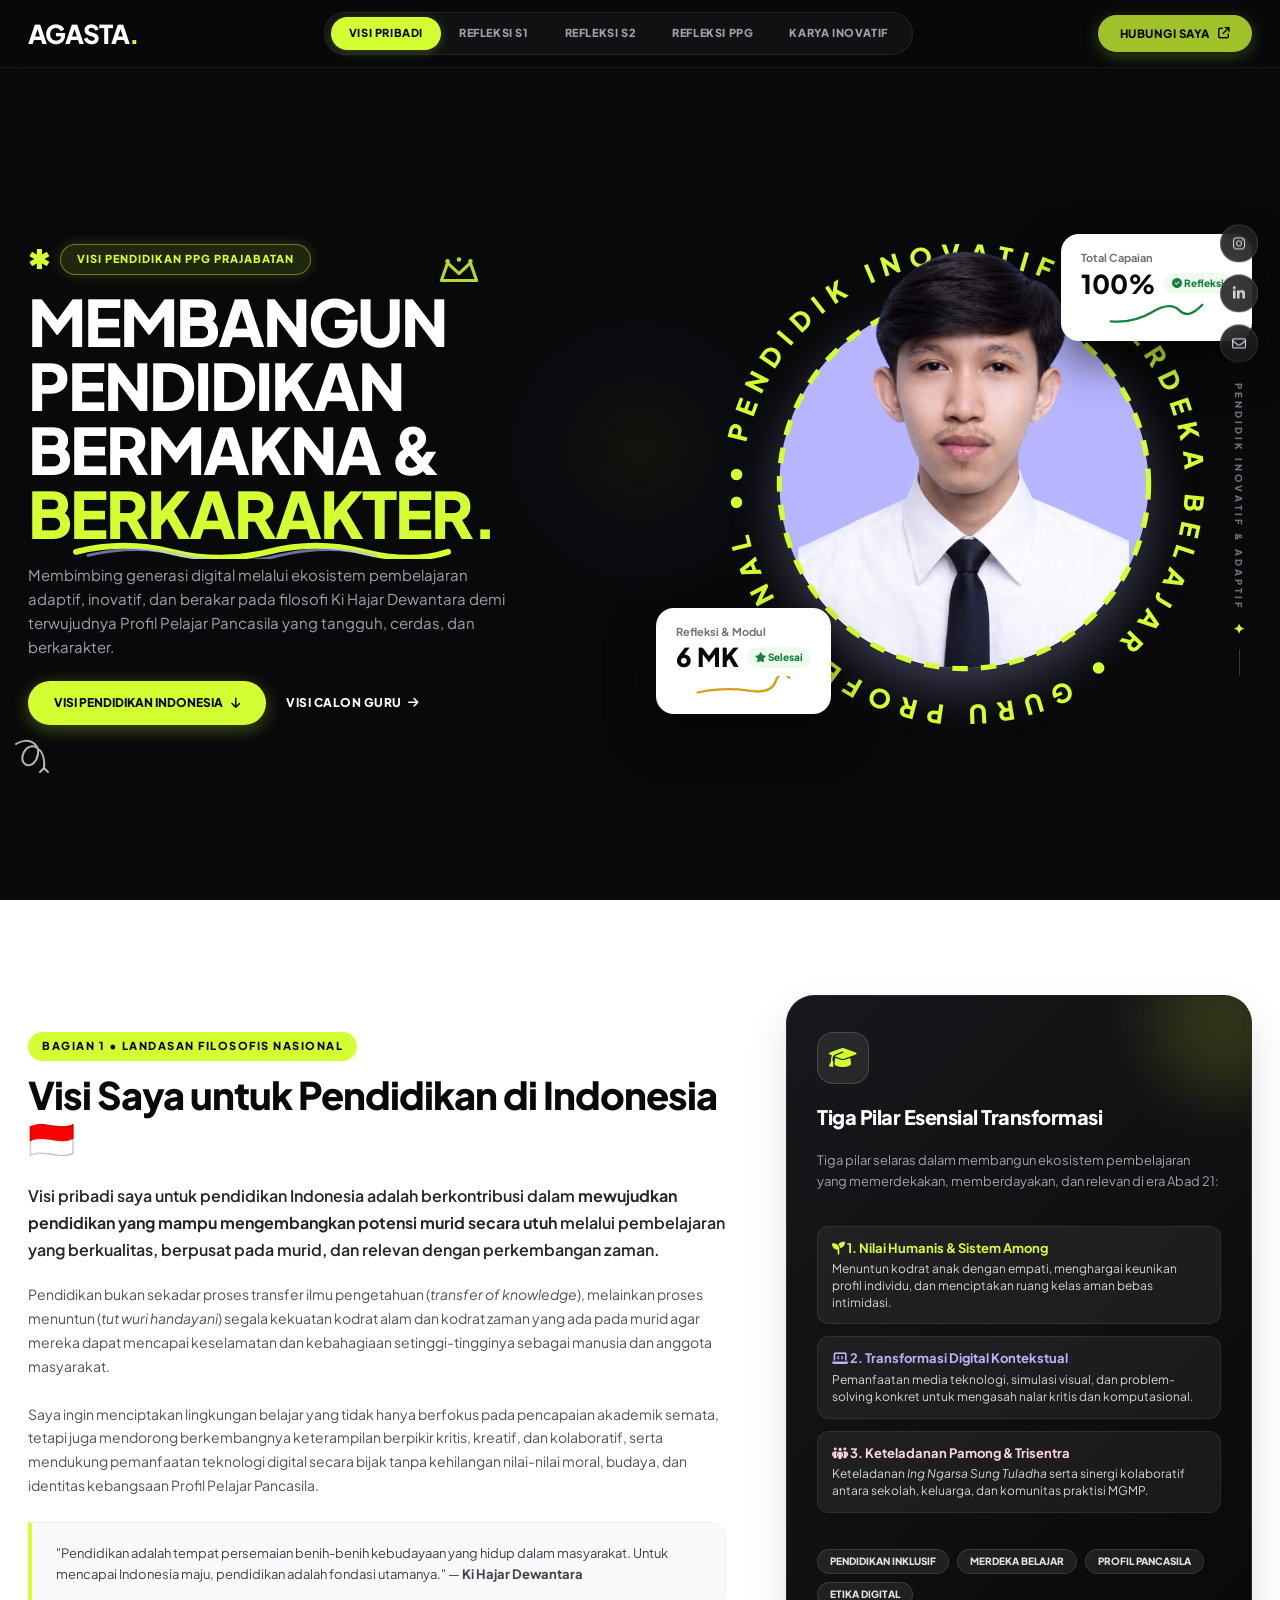
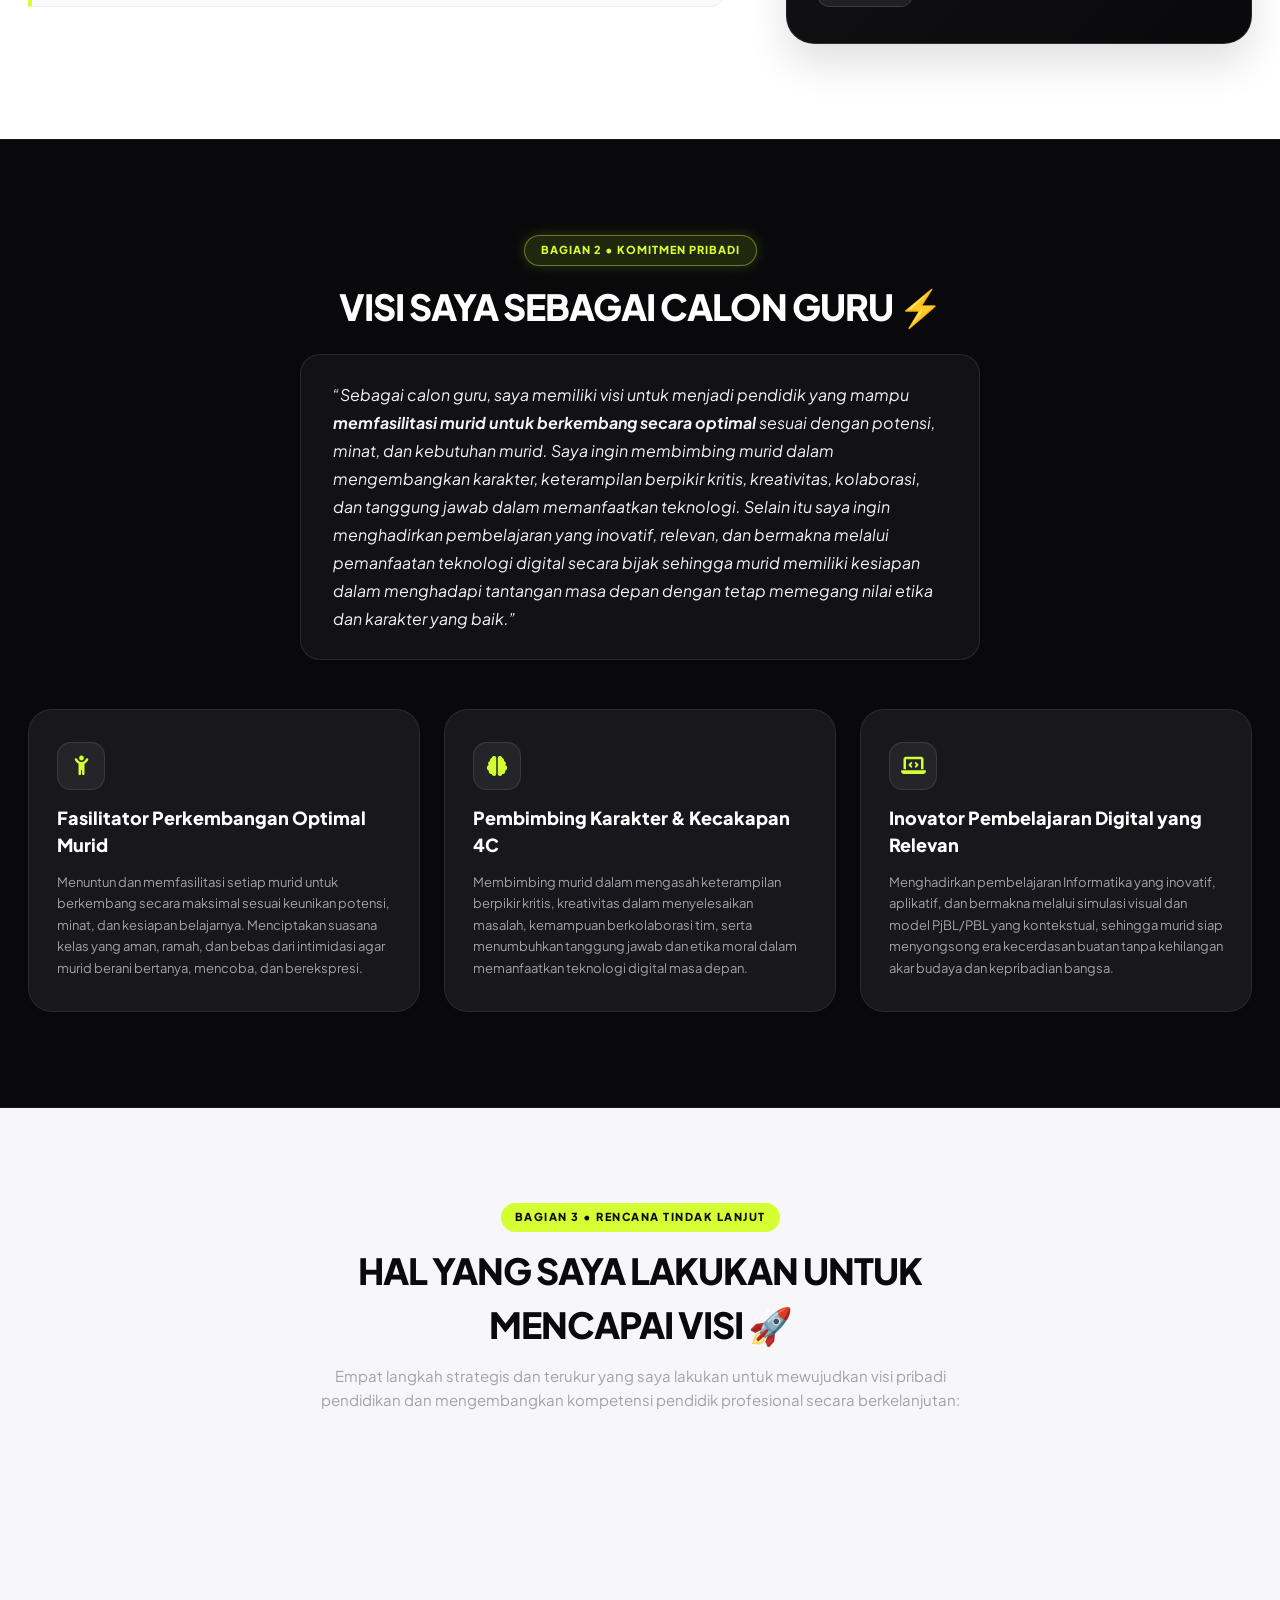
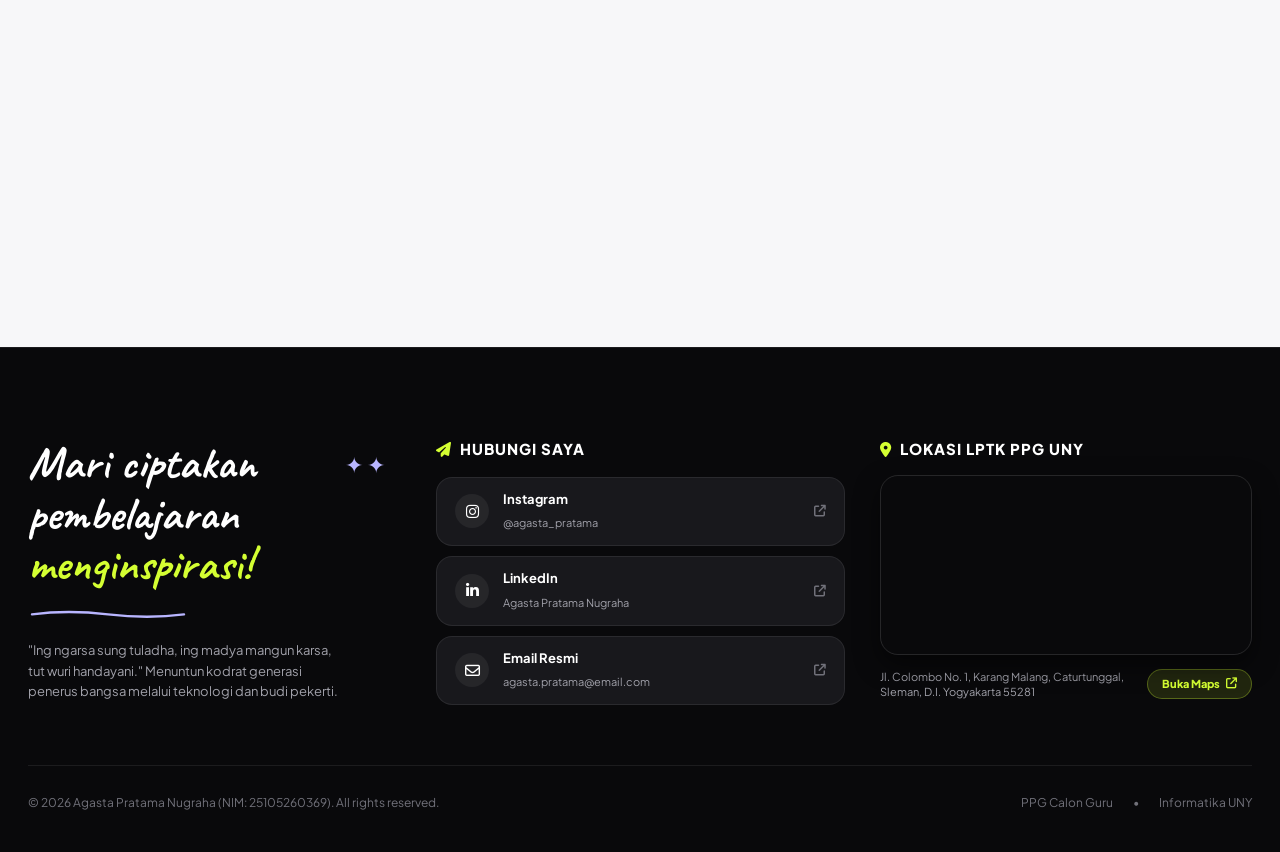
<file: visi.html>
<!doctype html>
<html lang="id">
  <head>
    <meta charset="UTF-8" />
    <meta name="viewport" content="width=device-width, initial-scale=1.0" />
    <!-- Favicon Logo UNY -->
    <link rel="icon" type="image/png" href="logo-uny.png" />
    <link rel="apple-touch-icon" href="logo-uny.png" />
    <title>Visi Pribadi Pendidikan | Agasta Pratama Nugraha</title>

    <link rel="preconnect" href="https://fonts.googleapis.com" />
    <link rel="preconnect" href="https://fonts.gstatic.com" crossorigin />
    <link
      href="https://fonts.googleapis.com/css2?family=Bebas+Neue&family=Caveat:wght@600;700&family=Permanent+Marker&family=Plus+Jakarta+Sans:ital,wght@0,400;0,500;0,600;0,700;0,800;0,900;1,700&display=swap"
      rel="stylesheet"
    />

    <link
      rel="stylesheet"
      href="https://cdnjs.cloudflare.com/ajax/libs/font-awesome/6.4.0/css/all.min.css"
    />

    <!-- CSS External & Interactive Animations -->
    <link rel="stylesheet" href="css/visi.css" />
    <link rel="stylesheet" href="css/animations.css" />
  </head>

  <body>
    <aside class="sticky-social-bar" aria-label="Social Media Bar">
      <div class="social-icons-vertical">
        <a
          href="https://instagram.com"
          target="_blank"
          rel="noopener noreferrer"
          aria-label="Instagram"
        >
          <i class="fa-brands fa-instagram"></i>
        </a>
        <a
          href="https://linkedin.com"
          target="_blank"
          rel="noopener noreferrer"
          aria-label="LinkedIn"
        >
          <i class="fa-brands fa-linkedin-in"></i>
        </a>
        <a href="mailto:agasta.pratama@email.com" aria-label="Email">
          <i class="fa-regular fa-envelope"></i>
        </a>
      </div>
      <div class="vertical-text-tag">
        <span>PENDIDIK INOVATIF & ADAPTIF</span>
        <span class="sparkle-doodle">✦</span>
      </div>
    </aside>

    <nav class="navbar">
      <div class="nav-container">
        <a href="index.html" class="logo">AGASTA<span>.</span></a>

        <button class="hamburger" id="hamburger" aria-label="Toggle menu">
          <span></span>
          <span></span>
          <span></span>
        </button>

        <ul class="nav-links" id="navLinks">
          <li><a href="visi.html" class="active">VISI PRIBADI</a></li>
          <li><a href="refleksi-s1.html">REFLEKSI S1</a></li>
          <li><a href="refleksi-s2.html">REFLEKSI S2</a></li>
          <li><a href="refleksi-ppg.html">REFLEKSI PPG</a></li>
          <li><a href="inovasi.html">KARYA INOVATIF</a></li>
        </ul>

        <div class="nav-cta">
          <a href="#kontak" class="btn-pill-neon pulse-badge">
            HUBUNGI SAYA <i class="fa-solid fa-arrow-up-right-from-square"></i>
          </a>
        </div>
      </div>
    </nav>

    <header class="hero-vision" id="hero">
      <div class="container hero-vision-grid">
        <div class="hero-v2-left reveal-left">
          <div class="g1-asterisk-badge">
            <span class="g1-asterisk-icon">✱</span>
            <span class="g1-badge-pill">VISI PENDIDIKAN PPG PRAJABATAN</span>
          </div>

          <div class="v2-heading-wrap">
            <svg
              class="v2-crown-doodle floating-gentle"
              viewBox="0 0 50 40"
              fill="none"
              xmlns="http://www.w3.org/2000/svg"
            >
              <path
                d="M5 32 L 12 12 L 25 24 L 38 12 L 45 32 Z"
                stroke="#d4ff32"
                stroke-width="3.5"
                stroke-linecap="round"
                stroke-linejoin="round"
              />
              <circle cx="12" cy="10" r="2.5" fill="#d4ff32" />
              <circle cx="25" cy="8" r="2.5" fill="#d4ff32" />
              <circle cx="38" cy="10" r="2.5" fill="#d4ff32" />
            </svg>

            <h1 class="v2-hero-title">
              MEMBANGUN<br />
              PENDIDIKAN<br />
              BERMAKNA &<br />
              <span class="v2-lime-word">
                BERKARAKTER.
                <svg
                  class="v2-wavy-underline-svg"
                  viewBox="0 0 320 20"
                  fill="none"
                  xmlns="http://www.w3.org/2000/svg"
                >
                  <path
                    d="M5 14 Q 45 4 85 14 T 165 14 T 245 14 T 315 14"
                    stroke="#d4ff32"
                    stroke-width="5"
                    stroke-linecap="round"
                  />
                  <path
                    d="M15 17 Q 55 7 95 17 T 175 17 T 255 17"
                    stroke="#b8b5ff"
                    stroke-width="2.5"
                    stroke-linecap="round"
                    opacity="0.6"
                  />
                </svg>
              </span>
            </h1>
          </div>

          <p class="v2-hero-desc">
            Membimbing generasi digital melalui ekosistem pembelajaran adaptif,
            inovatif, dan berakar pada filosofi Ki Hajar Dewantara demi
            terwujudnya Profil Pelajar Pancasila yang tangguh, cerdas, dan
            berkarakter.
          </p>

          <div class="v2-actions-row">
            <a href="#visi-indonesia" class="btn-v2-lime">
              VISI PENDIDIKAN INDONESIA
              <i class="fa-solid fa-arrow-down"></i>
            </a>
            <a href="#visi-guru" class="btn-v2-ghost">
              VISI CALON GURU <i class="fa-solid fa-arrow-right"></i>
            </a>

            <svg
              class="v2-swirl-arrow floating-gentle-slow"
              viewBox="0 0 60 60"
              fill="none"
              xmlns="http://www.w3.org/2000/svg"
            >
              <path
                d="M10 15 C 25 5, 45 15, 35 35 C 28 48, 12 40, 20 25 C 28 10, 48 20, 45 45"
                stroke="#ffffff"
                stroke-width="2.5"
                stroke-linecap="round"
              />
              <path
                d="M40 50 L 45 45 L 50 50"
                stroke="#ffffff"
                stroke-width="2.5"
                stroke-linecap="round"
                stroke-linejoin="round"
              />
            </svg>
          </div>
        </div>

        <div class="hero-v2-right reveal-scale delay-200">
          <div class="v2-circle-container">
            <!-- LAYER 1: Background Ungu Presisi -->
            <div class="v2-lilac-circle"></div>

            <!-- LAYER 2: Masking Bawah -->
            <div class="v2-bottom-mask">
              <img
                src="foto.png"
                alt="Agasta Pratama Nugraha"
                class="v2-avatar-base"
                onerror="
                  this.src =
                    'https://dummyimage.com/600x800/18181c/d4ff32.png&text=Agasta+Base'
                "
              />
            </div>

            <!-- LAYER 3: Teks & Garis Putus-putus Hijau Neon Berputar -->
            <div class="v2-rotating-text-wrap">
              <svg viewBox="0 0 200 200" class="v2-rotating-text-svg">
                <path
                  id="heroRotatePath"
                  d="M 100, 100 m -85, 0 a 85,85 0 1,1 170,0 a 85,85 0 1,1 -170,0"
                  fill="none"
                />
                <circle
                  cx="100"
                  cy="100"
                  r="71"
                  stroke="#d4ff32"
                  stroke-width="2"
                  stroke-dasharray="6, 5"
                  fill="none"
                />
                <text>
                  <textPath href="#heroRotatePath" startOffset="0%">
                    • PENDIDIK INOVATIF • MERDEKA BELAJAR • GURU PROFESIONAL •
                  </textPath>
                </text>
              </svg>
            </div>

            <!-- LAYER 4: Masking Atas -->
            <div class="v2-top-mask">
              <img
                src="foto.png"
                alt="Agasta Head Pop Out"
                class="v2-avatar-top"
                onerror="
                  this.src =
                    'https://dummyimage.com/600x800/18181c/d4ff32.png&text=Agasta+Top'
                "
              />
            </div>
          </div>

          <!-- Floating Metric Cards -->
          <div class="v2-stat-card v2-card-top-right floating-gentle">
            <span class="v2-stat-label">Total Capaian</span>
            <div class="v2-stat-value-row">
              <span class="v2-stat-value">100%</span>
              <span class="v2-badge-green"
                ><i class="fa-solid fa-circle-check"></i> Refleksi</span
              >
            </div>
            <svg
              class="v2-sparkline-svg"
              viewBox="0 0 100 24"
              fill="none"
              xmlns="http://www.w3.org/2000/svg"
            >
              <path
                d="M0 20 Q 25 22 45 10 T 75 8 T 100 2"
                stroke="#15803d"
                stroke-width="2.5"
                stroke-linecap="round"
              />
            </svg>
          </div>

          <div class="v2-stat-card v2-card-bottom-left floating-gentle-slow">
            <span class="v2-stat-label">Refleksi & Modul</span>
            <div class="v2-stat-value-row">
              <span class="v2-stat-value">6 MK</span>
              <span class="v2-badge-green"
                ><i class="fa-solid fa-star"></i> Selesai</span
              >
            </div>
            <svg
              class="v2-sparkline-svg"
              viewBox="0 0 100 24"
              fill="none"
              xmlns="http://www.w3.org/2000/svg"
            >
              <path
                d="M0 18 Q 30 12 55 16 T 85 6 T 100 2"
                stroke="#d4a017"
                stroke-width="2.5"
                stroke-linecap="round"
              />
            </svg>
          </div>
        </div>
      </div>
    </header>

    <section class="visi-editorial-section" id="visi-indonesia">
      <div class="container editorial-grid">
        <div class="editorial-left-content reveal-left">
          <span class="section-tag-badge">BAGIAN 1 • LANDASAN FILOSOFIS NASIONAL</span>
          <h2 class="editorial-heading">
            Visi Saya untuk Pendidikan di Indonesia 🇮🇩
          </h2>
          <p class="editorial-lead-text">
            Visi pribadi saya untuk pendidikan Indonesia adalah berkontribusi dalam
            <strong>mewujudkan pendidikan yang mampu mengembangkan potensi murid secara utuh</strong>
            melalui pembelajaran yang berkualitas, berpusat pada murid, dan relevan dengan perkembangan zaman.
          </p>
          <p class="editorial-body-text">
            Pendidikan bukan sekadar proses transfer ilmu pengetahuan (<em>transfer of knowledge</em>),
            melainkan proses menuntun (<em>tut wuri handayani</em>) segala kekuatan kodrat alam dan
            kodrat zaman yang ada pada murid agar mereka dapat mencapai keselamatan dan kebahagiaan
            setinggi-tingginya sebagai manusia dan anggota masyarakat.
          </p>
          <p class="editorial-body-text">
            Saya ingin menciptakan lingkungan belajar yang tidak hanya berfokus pada pencapaian akademik semata,
            tetapi juga mendorong berkembangnya keterampilan berpikir kritis, kreatif, dan kolaboratif,
            serta mendukung pemanfaatan teknologi digital secara bijak tanpa kehilangan nilai-nilai moral,
            budaya, dan identitas kebangsaan Profil Pelajar Pancasila.
          </p>

          <div class="callout-quote-box shimmer-hover">
            <p>
              "Pendidikan adalah tempat persemaian benih-benih kebudayaan yang
              hidup dalam masyarakat. Untuk mencapai Indonesia maju, pendidikan
              adalah fondasi utamanya." — <strong>Ki Hajar Dewantara</strong>
            </p>
          </div>
        </div>

        <div class="editorial-card-visual reveal-right delay-200 shimmer-hover">
          <div class="visual-card-icon">
            <i class="fa-solid fa-graduation-cap"></i>
          </div>
          <h3>Tiga Pilar Esensial Transformasi</h3>
          <p>
            Tiga pilar selaras dalam membangun ekosistem pembelajaran yang
            memerdekakan, memberdayakan, dan relevan di era Abad 21:
          </p>
          <div class="pilar-items-list" style="margin-top: 16px; display: flex; flex-direction: column; gap: 12px; text-align: left;">
            <div style="background: rgba(255,255,255,0.06); padding: 12px 14px; border-radius: 12px; border: 1px solid rgba(255,255,255,0.08);">
              <strong style="color: var(--neon-lime); display: block; font-size: 13px; margin-bottom: 3px;">
                <i class="fa-solid fa-seedling"></i> 1. Nilai Humanis &amp; Sistem Among
              </strong>
              <span style="font-size: 12px; color: #d4d4d8; line-height: 1.4; display: block;">
                Menuntun kodrat anak dengan empati, menghargai keunikan profil individu, dan menciptakan ruang kelas aman bebas intimidasi.
              </span>
            </div>
            <div style="background: rgba(255,255,255,0.06); padding: 12px 14px; border-radius: 12px; border: 1px solid rgba(255,255,255,0.08);">
              <strong style="color: var(--pastel-lilac); display: block; font-size: 13px; margin-bottom: 3px;">
                <i class="fa-solid fa-laptop-code"></i> 2. Transformasi Digital Kontekstual
              </strong>
              <span style="font-size: 12px; color: #d4d4d8; line-height: 1.4; display: block;">
                Pemanfaatan media teknologi, simulasi visual, dan problem-solving konkret untuk mengasah nalar kritis dan komputasional.
              </span>
            </div>
            <div style="background: rgba(255,255,255,0.06); padding: 12px 14px; border-radius: 12px; border: 1px solid rgba(255,255,255,0.08);">
              <strong style="color: var(--pastel-pink); display: block; font-size: 13px; margin-bottom: 3px;">
                <i class="fa-solid fa-people-group"></i> 3. Keteladanan Pamong &amp; Trisentra
              </strong>
              <span style="font-size: 12px; color: #d4d4d8; line-height: 1.4; display: block;">
                Keteladanan <em>Ing Ngarsa Sung Tuladha</em> serta sinergi kolaboratif antara sekolah, keluarga, dan komunitas praktisi MGMP.
              </span>
            </div>
          </div>
          <div class="editorial-pill-row" style="margin-top: 18px;">
            <span class="v-tag">Pendidikan Inklusif</span>
            <span class="v-tag">Merdeka Belajar</span>
            <span class="v-tag">Profil Pancasila</span>
            <span class="v-tag">Etika Digital</span>
          </div>
        </div>
      </div>
    </section>

    <section class="visi-guru-section" id="visi-guru">
      <div class="container">
        <div class="section-center-header reveal">
          <span class="section-tag-badge">BAGIAN 2 • KOMITMEN PRIBADI</span>
          <h2>Visi Saya Sebagai Calon Guru ⚡</h2>
          <div style="background: rgba(255, 255, 255, 0.04); border: 1px solid rgba(255, 255, 255, 0.1); border-radius: 20px; padding: 26px 32px; max-width: 960px; margin: 20px auto 35px auto; text-align: left;">
            <p style="font-size: 16px; line-height: 1.75; color: #f4f4f5; margin: 0; font-style: italic;">
              &ldquo;Sebagai calon guru, saya memiliki visi untuk menjadi pendidik yang mampu
              <strong>memfasilitasi murid untuk berkembang secara optimal</strong> sesuai dengan potensi, minat, dan kebutuhan murid.
              Saya ingin membimbing murid dalam mengembangkan karakter, keterampilan berpikir kritis, kreativitas, kolaborasi,
              dan tanggung jawab dalam memanfaatkan teknologi. Selain itu saya ingin menghadirkan pembelajaran yang inovatif,
              relevan, dan bermakna melalui pemanfaatan teknologi digital secara bijak sehingga murid memiliki kesiapan dalam
              menghadapi tantangan masa depan dengan tetap memegang nilai etika dan karakter yang baik.&rdquo;
            </p>
          </div>
        </div>

        <div class="core-values-grid">
          <div class="value-card reveal-scale delay-100 shimmer-hover">
            <div class="value-card-icon">
              <i class="fa-solid fa-child-reaching"></i>
            </div>
            <h3>Fasilitator Perkembangan Optimal Murid</h3>
            <p>
              Menuntun dan memfasilitasi setiap murid untuk berkembang secara maksimal sesuai keunikan potensi, minat,
              dan kesiapan belajarnya. Menciptakan suasana kelas yang aman, ramah, dan bebas dari intimidasi agar murid
              berani bertanya, mencoba, dan berekspresi.
            </p>
          </div>

          <div class="value-card reveal-scale delay-200 shimmer-hover">
            <div class="value-card-icon">
              <i class="fa-solid fa-brain"></i>
            </div>
            <h3>Pembimbing Karakter &amp; Kecakapan 4C</h3>
            <p>
              Membimbing murid dalam mengasah keterampilan berpikir kritis, kreativitas dalam menyelesaikan masalah,
              kemampuan berkolaborasi tim, serta menumbuhkan tanggung jawab dan etika moral dalam memanfaatkan teknologi digital masa depan.
            </p>
          </div>

          <div class="value-card reveal-scale delay-300 shimmer-hover">
            <div class="value-card-icon">
              <i class="fa-solid fa-laptop-code"></i>
            </div>
            <h3>Inovator Pembelajaran Digital yang Relevan</h3>
            <p>
              Menghadirkan pembelajaran Informatika yang inovatif, aplikatif, dan bermakna melalui simulasi visual dan model
              PjBL/PBL yang kontekstual, sehingga murid siap menyongsong era kecerdasan buatan tanpa kehilangan akar budaya dan kepribadian bangsa.
            </p>
          </div>
        </div>
      </div>
    </section>

    <section class="roadmap-section" id="peta-jalan">
      <div class="container">
        <div class="section-center-header reveal">
          <span class="section-tag-badge">BAGIAN 3 • RENCANA TINDAK LANJUT</span>
          <h2>Hal yang Saya Lakukan untuk Mencapai Visi 🚀</h2>
          <p>
            Empat langkah strategis dan terukur yang saya lakukan untuk mewujudkan visi pribadi pendidikan
            dan mengembangkan kompetensi pendidik profesional secara berkelanjutan:
          </p>
        </div>

        <div class="roadmap-grid-4">
          <!-- LANGKAH 01 (3D Flip Card) -->
          <div
            class="flip-card-3d reveal-scale delay-100"
            onclick="this.classList.toggle('flipped')"
          >
            <div class="flip-card-inner">
              <!-- Front Side -->
              <div class="flip-card-front step-card-editorial step-pink">
                <div class="step-top-row">
                  <span class="step-num-badge">LANGKAH 01</span>
                  <div class="step-icon-circle">
                    <i class="fa-solid fa-graduation-cap"></i>
                  </div>
                </div>
                <div class="step-body-content">
                  <h4>Peningkatan Kompetensi Berkelanjutan</h4>
                  <p>
                    Meningkatkan kompetensi pedagogik dan profesional secara berkelanjutan melalui pelatihan,
                    seminar, lokakarya, dan komunitas belajar.
                  </p>
                </div>
                <div class="step-card-bottom-row">
                  <div class="step-footer-tag">
                    <i class="fa-solid fa-circle-check"></i> KOMPETENSI GURU
                  </div>
                  <span class="flip-hint"
                    ><i class="fa-solid fa-arrows-rotate"></i> Klik Balik</span
                  >
                </div>
              </div>
              <!-- Back Side -->
              <div class="flip-card-back step-card-editorial step-dark">
                <div class="step-top-row">
                  <span
                    class="step-num-badge"
                    style="
                      background: rgba(255, 212, 229, 0.2);
                      color: var(--pastel-pink);
                    "
                    >AKSI NYATA 01</span
                  >
                  <div
                    class="step-icon-circle"
                    style="background: var(--pastel-pink); color: #09090b"
                  >
                    <i class="fa-solid fa-book-open-reader"></i>
                  </div>
                </div>
                <div class="step-body-content">
                  <h4 style="color: #ffffff">Bentuk Tindakan Nyata</h4>
                  <ul class="flip-back-list">
                    <li>
                      <i class="fa-solid fa-check text-lime"></i> Rutin mengikuti workshop pedagogik Informatika.
                    </li>
                    <li>
                      <i class="fa-solid fa-check text-lime"></i> Terlibat aktif dalam Komunitas Belajar &amp; MGMP.
                    </li>
                    <li>
                      <i class="fa-solid fa-check text-lime"></i> Mengembangkan diri berbasis regulasi PKB APIK.
                    </li>
                  </ul>
                </div>
                <div class="step-card-bottom-row">
                  <div
                    class="step-footer-tag"
                    style="background: rgba(255, 255, 255, 0.1); color: #fff"
                  >
                    <i class="fa-solid fa-seedling"></i> Belajar Terus
                  </div>
                  <span class="flip-hint"
                    ><i class="fa-solid fa-arrow-rotate-left"></i> Balik Kartu</span
                  >
                </div>
              </div>
            </div>
          </div>

          <!-- LANGKAH 02 (3D Flip Card) -->
          <div
            class="flip-card-3d reveal-scale delay-200"
            onclick="this.classList.toggle('flipped')"
          >
            <div class="flip-card-inner">
              <!-- Front Side -->
              <div class="flip-card-front step-card-editorial step-lime">
                <div class="step-top-row">
                  <span class="step-num-badge">LANGKAH 02</span>
                  <div class="step-icon-circle">
                    <i class="fa-solid fa-users-gear"></i>
                  </div>
                </div>
                <div class="step-body-content">
                  <h4>Pembelajaran Berpusat pada Murid</h4>
                  <p>
                    Merancang pembelajaran yang berpusat pada peserta didik dengan model yang mendorong
                    keaktifan, kreativitas, kolaborasi, dan nalar kritis.
                  </p>
                </div>
                <div class="step-card-bottom-row">
                  <div class="step-footer-tag">
                    <i class="fa-solid fa-circle-check"></i> MODEL PJBL &amp; PBL
                  </div>
                  <span class="flip-hint"
                    ><i class="fa-solid fa-arrows-rotate"></i> Klik Balik</span
                  >
                </div>
              </div>
              <!-- Back Side -->
              <div class="flip-card-back step-card-editorial step-dark">
                <div class="step-top-row">
                  <span
                    class="step-num-badge"
                    style="
                      background: rgba(212, 255, 50, 0.2);
                      color: var(--neon-lime);
                    "
                    >AKSI NYATA 02</span
                  >
                  <div
                    class="step-icon-circle"
                    style="background: var(--neon-lime); color: #09090b"
                  >
                    <i class="fa-solid fa-lightbulb"></i>
                  </div>
                </div>
                <div class="step-body-content">
                  <h4 style="color: #ffffff">Bentuk Tindakan Nyata</h4>
                  <ul class="flip-back-list">
                    <li>
                      <i class="fa-solid fa-check text-lime"></i> Desain proyek komputasi kontekstual (PjBL).
                    </li>
                    <li>
                      <i class="fa-solid fa-check text-lime"></i> Asesmen diagnostik profiling gaya belajar murid.
                    </li>
                    <li>
                      <i class="fa-solid fa-check text-lime"></i> Pemberian scaffolding kartu bantuan terarah.
                    </li>
                  </ul>
                </div>
                <div class="step-card-bottom-row">
                  <div
                    class="step-footer-tag"
                    style="background: rgba(255, 255, 255, 0.1); color: #fff"
                  >
                    <i class="fa-solid fa-cube"></i> Siswa Aktif
                  </div>
                  <span class="flip-hint"
                    ><i class="fa-solid fa-arrow-rotate-left"></i> Balik Kartu</span
                  >
                </div>
              </div>
            </div>
          </div>

          <!-- LANGKAH 03 (3D Flip Card) -->
          <div
            class="flip-card-3d reveal-scale delay-300"
            onclick="this.classList.toggle('flipped')"
          >
            <div class="flip-card-inner">
              <!-- Front Side -->
              <div class="flip-card-front step-card-editorial step-lilac">
                <div class="step-top-row">
                  <span class="step-num-badge">LANGKAH 03</span>
                  <div class="step-icon-circle">
                    <i class="fa-solid fa-laptop-code"></i>
                  </div>
                </div>
                <div class="step-body-content">
                  <h4>Integrasi Teknologi Digital Bijak</h4>
                  <p>
                    Mengintegrasikan teknologi digital secara efektif dan bertanggung jawab agar proses
                    belajar lebih menarik, interaktif, dan mendidik etika.
                  </p>
                </div>
                <div class="step-card-bottom-row">
                  <div class="step-footer-tag">
                    <i class="fa-solid fa-circle-check"></i> DIGITALISASI SEHAT
                  </div>
                  <span class="flip-hint"
                    ><i class="fa-solid fa-arrows-rotate"></i> Klik Balik</span
                  >
                </div>
              </div>
              <!-- Back Side -->
              <div class="flip-card-back step-card-editorial step-dark">
                <div class="step-top-row">
                  <span
                    class="step-num-badge"
                    style="
                      background: rgba(191, 181, 255, 0.2);
                      color: var(--pastel-lilac);
                    "
                    >AKSI NYATA 03</span
                  >
                  <div
                    class="step-icon-circle"
                    style="background: var(--pastel-lilac); color: #09090b"
                  >
                    <i class="fa-solid fa-code"></i>
                  </div>
                </div>
                <div class="step-body-content">
                  <h4 style="color: #ffffff">Bentuk Tindakan Nyata</h4>
                  <ul class="flip-back-list">
                    <li>
                      <i class="fa-solid fa-check text-lime"></i> Pemanfaatan simulasi interaktif (KomputasiKita).
                    </li>
                    <li>
                      <i class="fa-solid fa-check text-lime"></i> Edukasi etika digital, hak cipta, &amp; pemakaian AI.
                    </li>
                    <li>
                      <i class="fa-solid fa-check text-lime"></i> Gamifikasi interaktif penumbuh antusiasme kelas.
                    </li>
                  </ul>
                </div>
                <div class="step-card-bottom-row">
                  <div
                    class="step-footer-tag"
                    style="background: rgba(255, 255, 255, 0.1); color: #fff"
                  >
                    <i class="fa-solid fa-wand-magic-sparkles"></i> Media Positif
                  </div>
                  <span class="flip-hint"
                    ><i class="fa-solid fa-arrow-rotate-left"></i> Balik Kartu</span
                  >
                </div>
              </div>
            </div>
          </div>

          <!-- LANGKAH 04 (3D Flip Card) -->
          <div
            class="flip-card-3d reveal-scale delay-400"
            onclick="this.classList.toggle('flipped')"
          >
            <div class="flip-card-inner">
              <!-- Front Side -->
              <div
                class="flip-card-front step-card-editorial step-dark"
                style="border: 2px solid rgba(255, 255, 255, 0.15)"
              >
                <div class="step-top-row">
                  <span class="step-num-badge">LANGKAH 04</span>
                  <div
                    class="step-icon-circle"
                    style="background: var(--neon-lime); color: #09090b"
                  >
                    <i class="fa-solid fa-arrows-rotate"></i>
                  </div>
                </div>
                <div class="step-body-content">
                  <h4>Refleksi &amp; Evaluasi Rutin Pembelajaran</h4>
                  <p>
                    Melakukan refleksi dan evaluasi rutin terhadap praktik pembelajaran guna mengidentifikasi
                    kelebihan, kendala, dan rencana perbaikan.
                  </p>
                </div>
                <div class="step-card-bottom-row">
                  <div class="step-footer-tag">
                    <i class="fa-solid fa-bullseye"></i> PERBAIKAN RUTIN
                  </div>
                  <span class="flip-hint"
                    ><i class="fa-solid fa-arrows-rotate"></i> Klik Balik</span
                  >
                </div>
              </div>
              <!-- Back Side -->
              <div
                class="flip-card-back step-card-editorial step-dark"
                style="border: 2px solid var(--neon-lime)"
              >
                <div class="step-top-row">
                  <span
                    class="step-num-badge"
                    style="
                      background: rgba(212, 255, 50, 0.2);
                      color: var(--neon-lime);
                    "
                    >AKSI NYATA 04</span
                  >
                  <div
                    class="step-icon-circle"
                    style="background: var(--neon-lime); color: #09090b"
                  >
                    <i class="fa-solid fa-chart-line"></i>
                  </div>
                </div>
                <div class="step-body-content">
                  <h4 style="color: #ffffff">Bentuk Tindakan Nyata</h4>
                  <ul class="flip-back-list">
                    <li>
                      <i class="fa-solid fa-check text-lime"></i> Menuliskan jurnal refleksi pasca-pembelajaran.
                    </li>
                    <li>
                      <i class="fa-solid fa-check text-lime"></i> Evaluasi hasil asesmen bersama rekan sejawat/pamong.
                    </li>
                    <li>
                      <i class="fa-solid fa-check text-lime"></i> Merumuskan PTK dan dokumentasi praktik baik.
                    </li>
                  </ul>
                </div>
                <div class="step-card-bottom-row">
                  <div
                    class="step-footer-tag"
                    style="
                      background: rgba(212, 255, 50, 0.2);
                      color: var(--neon-lime);
                    "
                  >
                    <i class="fa-solid fa-arrows-spin"></i> Berkelanjutan
                  </div>
                  <span class="flip-hint"
                    ><i class="fa-solid fa-arrow-rotate-left"></i> Balik Kartu</span
                  >
                </div>
              </div>
            </div>
          </div>
        </div>
      </div>
    </section>

    <footer class="main-footer" id="kontak">
      <div class="container">
        <div class="footer-top-grid">
          <!-- Kolom Kiri -->
          <div class="footer-left-headline reveal-left">
            <div class="footer-cursive-text">
              Mari ciptakan<br />
              pembelajaran<br />
              <span class="text-lime">menginspirasi!</span>
            </div>
            <div class="footer-stars-doodle">✦ ✦</div>
            <svg
              class="footer-underline-doodle"
              viewBox="0 0 200 15"
              fill="none"
              xmlns="http://www.w3.org/2000/svg"
            >
              <path
                d="M5 8 Q 50 2 100 8 T 195 8"
                stroke="#b8b5ff"
                stroke-width="3"
                stroke-linecap="round"
              />
            </svg>
            <p class="footer-left-desc">
              "Ing ngarsa sung tuladha, ing madya mangun karsa, tut wuri
              handayani." Menuntun kodrat generasi penerus bangsa melalui
              teknologi dan budi pekerti.
            </p>
          </div>

          <!-- Kolom Tengah: Social Media List -->
          <div class="footer-center-socials reveal-scale delay-200">
            <h4 class="footer-col-heading">
              <i class="fa-solid fa-paper-plane"></i> HUBUNGI SAYA
            </h4>
            <div class="footer-social-list">
              <a
                href="https://instagram.com"
                target="_blank"
                rel="noopener noreferrer"
                class="social-link-card"
              >
                <div class="social-link-left">
                  <div class="social-icon-circle">
                    <i class="fa-brands fa-instagram"></i>
                  </div>
                  <div class="social-info-text">
                    <strong>Instagram</strong>
                    <span>@agasta_pratama</span>
                  </div>
                </div>
                <i
                  class="fa-solid fa-arrow-up-right-from-square social-arrow-icon"
                ></i>
              </a>

              <a
                href="https://linkedin.com"
                target="_blank"
                rel="noopener noreferrer"
                class="social-link-card"
              >
                <div class="social-link-left">
                  <div class="social-icon-circle">
                    <i class="fa-brands fa-linkedin-in"></i>
                  </div>
                  <div class="social-info-text">
                    <strong>LinkedIn</strong>
                    <span>Agasta Pratama Nugraha</span>
                  </div>
                </div>
                <i
                  class="fa-solid fa-arrow-up-right-from-square social-arrow-icon"
                ></i>
              </a>

              <a
                href="mailto:agasta.pratama@email.com"
                class="social-link-card"
              >
                <div class="social-link-left">
                  <div class="social-icon-circle">
                    <i class="fa-regular fa-envelope"></i>
                  </div>
                  <div class="social-info-text">
                    <strong>Email Resmi</strong>
                    <span>agasta.pratama@email.com</span>
                  </div>
                </div>
                <i
                  class="fa-solid fa-arrow-up-right-from-square social-arrow-icon"
                ></i>
              </a>
            </div>
          </div>

          <!-- Kolom Kanan: Google Maps LPTK UNY -->
          <div class="footer-right-maps reveal-right delay-300">
            <h4 class="footer-col-heading">
              <i class="fa-solid fa-location-dot"></i> LOKASI LPTK PPG UNY
            </h4>
            <div class="maps-embed-box">
              <iframe
                src="https://www.google.com/maps/embed?pb=!1m18!1m12!1m3!1d3953.1678887467657!2d110.38435137591605!3d-7.771987992247348!2m3!1f0!2f0!3f0!3m2!1i1024!2i768!4f13.1!3m3!1m2!1s0x2e7a59b2d354b679%3A0xb30f8185c8f855d4!2sUniversitas%20Negeri%20Yogyakarta!5e0!3m2!1sid!2sid!4v1700000000000!5m2!1sid!2sid"
                width="100%"
                height="100%"
                style="border: 0"
                allowfullscreen=""
                loading="lazy"
                referrerpolicy="no-referrer-when-downgrade"
                title="Peta Lokasi Universitas Negeri Yogyakarta"
              >
              </iframe>
            </div>
            <div class="maps-footer-action">
              <span class="maps-address-text">
                Jl. Colombo No. 1, Karang Malang, Caturtunggal, Sleman, D.I.
                Yogyakarta 55281
              </span>
              <a
                href="https://maps.app.goo.gl/DsJsNTya474q8wT76"
                target="_blank"
                rel="noopener noreferrer"
                class="btn-open-maps"
              >
                Buka Maps <i class="fa-solid fa-arrow-up-right-from-square"></i>
              </a>
            </div>
          </div>
        </div>

        <div class="footer-bottom-bar">
          <p>
            &copy; 2026 Agasta Pratama Nugraha (NIM: 25105260369). All rights
            reserved.
          </p>
          <div class="footer-legal-links">
            <a href="#">PPG Calon Guru</a>
            <span>•</span>
            <a href="#">Informatika UNY</a>
          </div>
        </div>
      </div>
    </footer>

    <script>
      const hamburger = document.getElementById("hamburger");
      const navLinks = document.getElementById("navLinks");

      if (hamburger && navLinks) {
        hamburger.addEventListener("click", () => {
          navLinks.classList.toggle("active");
          hamburger.classList.toggle("active");
        });

        document.querySelectorAll(".nav-links a").forEach((link) => {
          link.addEventListener("click", () => {
            navLinks.classList.remove("active");
            hamburger.classList.remove("active");
          });
        });
      }
    </script>
    <script src="js/interactions.js"></script>
  </body>
</html>
</file>
<file: css/index.css>
/* ==========================================================================
   E-PORTOFOLIO AGASTA - BERANDA CSS (EXACT GAMBAR 1 / 3D OVERLAP HERO)
   ========================================================================== */

@import url("https://fonts.googleapis.com/css2?family=Caveat:wght@600;700&family=Plus+Jakarta+Sans:ital,wght@0,400;0,500;0,600;0,700;0,800;0,900;1,700&family=Bebas+Neue&family=Permanent+Marker&display=swap");

:root {
  --bg-dark: #09090b;
  --bg-dark-surface: #121215;
  --bg-dark-card: #18181c;
  --bg-light: #f4f4f7;
  --bg-white: #ffffff;
  --bg-white-subtle: #fafafc;

  --neon-lime: #d4ff32;
  --neon-lime-hover: #c0ea25;
  --neon-lime-glow: rgba(212, 255, 50, 0.45);

  --pastel-lilac: #b8b5ff;
  --pastel-lilac-bg: #ecebff;
  --pastel-pink: #ffd4e5;
  --pastel-yellow: #fff07c;
  --electric-blue: #3b82f6;

  --text-white: #ffffff;
  --text-dark: #0a0a0c;
  --text-gray-light: #a1a1aa;
  --text-gray-dark: #52525b;
  --text-muted: #71717a;

  --font-sans: "Plus Jakarta Sans", -apple-system, BlinkMacSystemFont, sans-serif;
  --font-hand: "Caveat", cursive, sans-serif;
  --font-marker: "Permanent Marker", cursive, sans-serif;
  --font-condensed: "Bebas Neue", sans-serif;

  --transition: 0.35s cubic-bezier(0.16, 1, 0.3, 1);
}

* {
  margin: 0;
  padding: 0;
  box-sizing: border-box;
}

html {
  scroll-behavior: smooth;
  font-size: 16px;
}

body {
  font-family: var(--font-sans);
  background-color: var(--bg-dark);
  color: var(--text-white);
  overflow-x: hidden;
  line-height: 1.5;
  -webkit-font-smoothing: antialiased;
}

a {
  text-decoration: none;
  color: inherit;
}

img {
  max-width: 100%;
  display: block;
}

button {
  font-family: inherit;
  cursor: pointer;
  border: none;
  background: none;
}

.container {
  max-width: 1380px;
  margin: 0 auto;
  padding: 0 28px;
}

.text-lime {
  color: var(--neon-lime) !important;
}

.text-lilac {
  color: var(--pastel-lilac) !important;
}

.font-hand {
  font-family: var(--font-hand) !important;
}

/* ==========================================================================
   UNIFORM ASTERISK BADGE (USED ACROSS ALL PAGES)
   ========================================================================== */
.g1-asterisk-badge {
  display: inline-flex;
  align-items: center;
  gap: 10px;
}

.g1-asterisk-icon {
  font-size: 26px;
  color: var(--neon-lime);
  line-height: 1;
  font-weight: 900;
  animation: rotateAsterisk 12s linear infinite;
  display: inline-block;
}

@keyframes rotateAsterisk {
  100% {
    transform: rotate(360deg);
  }
}

.g1-badge-pill {
  background: rgba(212, 255, 50, 0.12);
  border: 1px solid rgba(212, 255, 50, 0.4);
  color: var(--neon-lime);
  font-size: 11px;
  font-weight: 800;
  letter-spacing: 1px;
  padding: 6px 16px;
  border-radius: 20px;
  text-transform: uppercase;
  box-shadow: 0 0 14px rgba(212, 255, 50, 0.18);
}

/* ==========================================================================
   STICKY VERTICAL SOCIAL BAR
   ========================================================================== */
.sticky-social-bar {
  position: fixed;
  right: 22px;
  top: 50%;
  transform: translateY(-50%);
  z-index: 100;
  display: flex;
  flex-direction: column;
  align-items: center;
  gap: 20px;
}

.social-icons-vertical {
  display: flex;
  flex-direction: column;
  gap: 10px;
}

.social-icons-vertical a {
  width: 40px;
  height: 40px;
  border-radius: 50%;
  background: rgba(24, 24, 28, 0.85);
  backdrop-filter: blur(12px);
  border: 1px solid rgba(255, 255, 255, 0.12);
  display: flex;
  align-items: center;
  justify-content: center;
  color: #d1d1d6;
  font-size: 14px;
  transition: var(--transition);
}

.social-icons-vertical a:hover {
  background: var(--neon-lime);
  color: var(--text-dark);
  border-color: var(--neon-lime);
  transform: scale(1.15) rotate(8deg);
  box-shadow: 0 0 18px var(--neon-lime-glow);
}

.vertical-text-tag {
  writing-mode: vertical-rl;
  text-transform: uppercase;
  font-size: 9.5px;
  font-weight: 800;
  letter-spacing: 3px;
  color: var(--text-muted);
  display: flex;
  align-items: center;
  gap: 10px;
}

.vertical-text-tag::after {
  content: "";
  display: inline-block;
  width: 1px;
  height: 26px;
  background: rgba(255, 255, 255, 0.2);
}

.sparkle-doodle {
  color: var(--neon-lime);
  font-size: 14px;
  animation: pulseSparkle 2s infinite ease-in-out;
}

@keyframes pulseSparkle {

  0%,
  100% {
    transform: scale(1);
    opacity: 0.8;
  }

  50% {
    transform: scale(1.3);
    opacity: 1;
  }
}

/* ==========================================================================
   FLOATING NAVBAR (68px FIXED HEIGHT)
   ========================================================================== */
.navbar {
  position: fixed;
  top: 0;
  left: 0;
  width: 100%;
  height: 68px;
  z-index: 1000;
  background: rgba(9, 9, 11, 0.88);
  backdrop-filter: blur(16px);
  -webkit-backdrop-filter: blur(16px);
  border-bottom: 1px solid rgba(255, 255, 255, 0.06);
  display: flex;
  align-items: center;
}

.nav-container {
  max-width: 1380px;
  width: 100%;
  margin: 0 auto;
  padding: 0 28px;
  display: flex;
  align-items: center;
  justify-content: space-between;
}

.logo {
  font-size: 26px;
  font-weight: 900;
  letter-spacing: -1px;
  color: var(--text-white);
  display: flex;
  align-items: center;
  transition: var(--transition);
}

.logo span {
  color: var(--neon-lime);
}

.logo:hover {
  transform: scale(1.04);
}

.nav-links {
  display: flex;
  align-items: center;
  list-style: none;
  background: rgba(255, 255, 255, 0.04);
  padding: 4px 6px;
  border-radius: 40px;
  border: 1px solid rgba(255, 255, 255, 0.08);
}

.nav-links li a {
  display: block;
  padding: 8px 18px;
  border-radius: 30px;
  font-size: 11px;
  font-weight: 800;
  letter-spacing: 0.6px;
  color: var(--text-gray-light);
  transition: var(--transition);
  text-transform: uppercase;
}

.nav-links li a:hover {
  color: var(--text-white);
}

.nav-links li a.active {
  background: var(--neon-lime);
  color: var(--text-dark);
  box-shadow: 0 2px 10px rgba(212, 255, 50, 0.25);
}

.btn-pill-neon {
  background: var(--neon-lime);
  color: var(--text-dark);
  font-size: 11.5px;
  font-weight: 900;
  letter-spacing: 0.5px;
  padding: 10px 22px;
  border-radius: 30px;
  display: inline-flex;
  align-items: center;
  gap: 8px;
  text-transform: uppercase;
  transition: var(--transition);
  box-shadow: 0 4px 16px rgba(212, 255, 50, 0.25);
}

.btn-pill-neon:hover {
  background: var(--neon-lime-hover);
  transform: translateY(-2px);
  box-shadow: 0 8px 25px var(--neon-lime-glow);
}

.hamburger {
  display: none;
  flex-direction: column;
  gap: 5px;
  cursor: pointer;
  padding: 6px;
  z-index: 1001;
}

.hamburger span {
  display: block;
  width: 24px;
  height: 2.5px;
  background: var(--text-white);
  border-radius: 2px;
}

/* ==========================================================================
   HERO SECTION: RECREATED TO MATCH GAMBAR 1 EXACTLY (3D OVERLAPPING PORTFOLIO)
   ========================================================================== */
.hero-section {
  position: relative;
  height: 100vh;
  min-height: 650px;
  padding-top: 68px;
  /* Navbar offset */
  display: flex;
  align-items: flex-end;
  background: #09090b;
  overflow: hidden;
}

/* Giant Bold Condensed "PORTFOLIO" positioned with NO top clipping */
.hero-giant-top-title {
  width: 100%;
  text-align: center;
  font-family: var(--font-condensed);
  font-size: clamp(110px, 17.5vw, 250px);
  font-weight: 900;
  line-height: 0.9;
  letter-spacing: clamp(4px, 1.2vw, 16px);
  color: #ffffff;
  text-transform: uppercase;
  user-select: none;
  pointer-events: none;
  position: absolute;
  top: 75px;
  /* Clean gap below navbar - NEVER cut off */
  left: 50%;
  transform: translateX(-50%);
  z-index: 1;
  opacity: 0.98;
}

/* 3-Column Main Stage */
.hero-g1-stage {
  position: relative;
  z-index: 2;
  height: 100%;
  display: grid;
  grid-template-columns: 1.15fr 1.3fr 1.05fr;
  align-items: flex-end;
  gap: 24px;
  padding-bottom: 20px;
  width: 100%;
}

/* LEFT COLUMN: Asterisk Badge, Mission Statement, Subtext, Smiley Stamp */
.hero-g1-left {
  display: flex;
  flex-direction: column;
  align-items: flex-start;
  gap: 14px;
  padding-bottom: 16px;
  z-index: 3;
}

.g1-mission-title {
  font-size: clamp(22px, 2.3vw, 32px);
  font-weight: 900;
  line-height: 1.12;
  letter-spacing: -0.5px;
  text-transform: uppercase;
  color: #ffffff;
  margin-top: 4px;
}

.g1-mission-desc {
  font-size: 13.5px;
  color: var(--text-gray-light);
  line-height: 1.6;
  max-width: 390px;
}

.g1-divider-line {
  width: 140px;
  height: 3px;
  background: var(--neon-lime);
  border-radius: 2px;
}

.g1-left-bottom-row {
  display: flex;
  align-items: center;
  gap: 20px;
  margin-top: 4px;
}

.g1-smiley-stamp-wrap {
  position: relative;
  width: 68px;
  height: 68px;
  flex-shrink: 0;
  display: flex;
  align-items: center;
  justify-content: center;
}

.g1-stamp-svg {
  width: 100%;
  height: 100%;
  animation: spinStamp 18s linear infinite;
}

.g1-stamp-svg text {
  font-size: 10px;
  font-weight: 900;
  letter-spacing: 2px;
  fill: var(--electric-blue);
}

.g1-stamp-center-smiley {
  position: absolute;
  font-size: 22px;
  color: var(--electric-blue);
}

@keyframes spinStamp {
  100% {
    transform: rotate(360deg);
  }
}

.btn-g1-cta {
  background: var(--neon-lime);
  color: var(--text-dark);
  font-size: 12px;
  font-weight: 900;
  padding: 13px 26px;
  border-radius: 30px;
  display: inline-flex;
  align-items: center;
  gap: 8px;
  text-transform: uppercase;
  transition: var(--transition);
  box-shadow: 0 4px 18px rgba(212, 255, 50, 0.3);
}

.btn-g1-cta:hover {
  background: var(--neon-lime-hover);
  transform: translateY(-2px);
  box-shadow: 0 8px 28px var(--neon-lime-glow);
}

/* CENTER COLUMN: Overlapping Portrait Head Touching "PORTFOLIO" (3D Depth) */
.hero-g1-center {
  position: relative;
  display: flex;
  justify-content: center;
  align-items: flex-end;
  height: 100%;
  z-index: 2;
}

.hero-g1-portrait {
  position: relative;
  height: clamp(600px, 82vh, 780px);
  width: auto;
  object-fit: contain;
  z-index: 2;
  filter: drop-shadow(0 25px 40px rgba(0, 0, 0, 0.95));
  margin-bottom: -10px;
}

/* RIGHT COLUMN: Neon Lime Angled Card with Spray / Graffiti Aesthetics */
.hero-g1-right {
  display: flex;
  justify-content: flex-end;
  align-items: flex-end;
  padding-bottom: 20px;
  z-index: 3;
}

.g1-neon-card-poster {
  background: var(--neon-lime);
  color: var(--text-dark);
  padding: 34px 28px;
  border-radius: 12px;
  transform: rotate(3deg);
  box-shadow: 0 20px 50px rgba(0, 0, 0, 0.6), 0 0 30px var(--neon-lime-glow);
  display: flex;
  flex-direction: column;
  gap: 12px;
  width: 100%;
  max-width: 320px;
  position: relative;
  transition: var(--transition);
}

.g1-neon-card-poster:hover {
  transform: rotate(0deg) scale(1.03);
}

.poster-crown-icon {
  width: 44px;
  height: 34px;
}

.poster-graffiti-words {
  font-family: var(--font-marker);
  font-size: clamp(32px, 3.2vw, 42px);
  line-height: 1.05;
  letter-spacing: 0.5px;
  color: #09090b;
  text-transform: uppercase;
}

.poster-brush-underline {
  width: 140px;
  height: 12px;
  margin-top: 2px;
}

.poster-footer-text {
  font-size: 11px;
  font-weight: 900;
  letter-spacing: 1px;
  text-transform: uppercase;
  color: #18181b;
  margin-top: 8px;
  display: flex;
  align-items: center;
  gap: 6px;
}

/* ==========================================================================
   NEON MARQUEE TICKER (SITS BELOW HERO FOLD)
   ========================================================================== */
.neon-marquee-bar {
  width: 100%;
  height: 50px;
  background: var(--neon-lime);
  color: var(--text-dark);
  display: flex;
  align-items: center;
  overflow: hidden;
  white-space: nowrap;
  position: relative;
  z-index: 10;
  box-shadow: 0 4px 20px var(--neon-lime-glow);
}

.marquee-track {
  display: inline-block;
  animation: scrollMarquee 24s linear infinite;
}

.marquee-track span {
  font-size: 12px;
  font-weight: 900;
  letter-spacing: 2px;
  margin-right: 32px;
  text-transform: uppercase;
}

.marquee-track i {
  margin-right: 6px;
  font-size: 10px;
}

@keyframes scrollMarquee {
  0% {
    transform: translateX(0);
  }

  100% {
    transform: translateX(-50%);
  }
}

/* ==========================================================================
   SECTION 2: WHITE BENTO (ABOUT ME & WHAT I DO / SERVICES)
   ========================================================================== */
.about-services-section {
  background: var(--bg-white);
  color: var(--text-dark);
  padding: 95px 0;
  position: relative;
  z-index: 5;
}

.about-services-grid {
  display: grid;
  grid-template-columns: 1.1fr 1fr;
  gap: 60px;
  align-items: flex-start;
}

.about-col {
  display: flex;
  flex-direction: column;
}

.badge-lilac {
  font-size: 11px;
  font-weight: 900;
  letter-spacing: 1.5px;
  text-transform: uppercase;
  background: var(--neon-lime);
  color: var(--text-dark);
  padding: 6px 14px;
  border-radius: 20px;
  display: inline-block;
  margin-bottom: 12px;
  align-self: flex-start;
}

.about-heading {
  font-size: 38px;
  font-weight: 900;
  color: var(--text-dark);
  margin-bottom: 24px;
  display: flex;
  align-items: center;
  gap: 10px;
}

.about-handwriting {
  font-family: var(--font-hand);
  color: #d4a017;
  font-size: 46px;
  font-weight: 700;
}

.heart-doodle {
  font-size: 26px;
  color: #09090b;
}

/* Polaroid & Sticky Note */
.polaroid-sticky-wrapper {
  display: flex;
  gap: 24px;
  align-items: flex-start;
  margin-bottom: 28px;
  position: relative;
}

.polaroid-card {
  background: #ffffff;
  padding: 12px 12px 36px 12px;
  border-radius: 6px;
  box-shadow: 0 15px 35px rgba(0, 0, 0, 0.12);
  transform: rotate(-3deg);
  position: relative;
  width: 220px;
  flex-shrink: 0;
  transition: var(--transition);
}

.polaroid-card:hover {
  transform: rotate(0deg) scale(1.03);
}

.washi-tape-pink {
  position: absolute;
  top: -12px;
  left: 30%;
  width: 80px;
  height: 24px;
  background: rgba(255, 183, 213, 0.85);
  box-shadow: 0 2px 6px rgba(0, 0, 0, 0.1);
  transform: rotate(-2deg);
  z-index: 2;
}

.polaroid-img-box {
  width: 100%;
  height: 200px;
  background: #18181c;
  overflow: hidden;
  border-radius: 4px;
}

.polaroid-img-box img {
  width: 100%;
  height: 100%;
  object-fit: cover;
}

.polaroid-caption {
  font-family: var(--font-hand);
  font-size: 16px;
  font-weight: 700;
  text-align: center;
  color: #3f3f46;
  margin-top: 10px;
}

.sticky-note-yellow {
  background: var(--pastel-yellow);
  padding: 20px;
  border-radius: 4px;
  box-shadow: 0 12px 30px rgba(0, 0, 0, 0.12);
  transform: rotate(4deg);
  width: 170px;
  position: relative;
  margin-top: 40px;
  transition: var(--transition);
}

.sticky-note-yellow:hover {
  transform: rotate(0deg) scale(1.05);
}

.sticky-note-content {
  font-family: var(--font-hand);
  font-size: 18px;
  font-weight: 700;
  line-height: 1.4;
  color: #18181b;
  text-align: center;
  text-transform: uppercase;
}

.about-bio-text {
  font-size: 15px;
  line-height: 1.7;
  color: var(--text-gray-dark);
  margin-bottom: 28px;
}

.btn-outline-pill {
  display: inline-flex;
  align-items: center;
  gap: 10px;
  border: 1.5px solid #09090b;
  color: #09090b;
  font-size: 12px;
  font-weight: 800;
  letter-spacing: 0.5px;
  padding: 11px 24px;
  border-radius: 30px;
  text-transform: uppercase;
  transition: var(--transition);
  align-self: flex-start;
}

.btn-outline-pill:hover {
  background: #09090b;
  color: #ffffff;
  transform: translateY(-2px);
}

/* SERVICES / WHAT I DO */
.services-col {
  display: flex;
  flex-direction: column;
}

.badge-black {
  font-size: 11px;
  font-weight: 900;
  letter-spacing: 1.5px;
  text-transform: uppercase;
  background: var(--neon-lime);
  color: var(--text-dark);
  padding: 6px 14px;
  border-radius: 20px;
  display: inline-block;
  margin-bottom: 12px;
  align-self: flex-start;
}

.services-heading {
  font-size: 38px;
  font-weight: 900;
  color: var(--text-dark);
  letter-spacing: -1px;
  text-transform: uppercase;
  margin-bottom: 30px;
  display: flex;
  align-items: center;
  gap: 10px;
}

.services-list {
  display: flex;
  flex-direction: column;
  gap: 22px;
  margin-bottom: 32px;
}

.service-item {
  display: flex;
  gap: 18px;
  align-items: flex-start;
  padding: 12px 14px;
  border-radius: 12px;
  transition: var(--transition);
}

.service-item:hover {
  background: var(--bg-white-subtle);
  transform: translateX(6px);
}

.service-icon-box {
  width: 46px;
  height: 46px;
  border-radius: 12px;
  background: #f4f4f7;
  border: 1px solid #e4e4e7;
  display: flex;
  align-items: center;
  justify-content: center;
  font-size: 18px;
  color: #09090b;
  flex-shrink: 0;
  transition: var(--transition);
}

.service-item:hover .service-icon-box {
  background: var(--neon-lime);
  border-color: var(--neon-lime);
}

.service-info h4 {
  font-size: 15px;
  font-weight: 800;
  color: var(--text-dark);
  text-transform: uppercase;
  letter-spacing: 0.5px;
  margin-bottom: 4px;
}

.service-info p {
  font-size: 13px;
  color: var(--text-gray-dark);
  line-height: 1.55;
}

.services-footer-link {
  font-size: 12px;
  font-weight: 800;
  color: #09090b;
  text-transform: uppercase;
  letter-spacing: 0.5px;
  display: inline-flex;
  align-items: center;
  gap: 8px;
  transition: var(--transition);
}

.services-footer-link:hover {
  color: #6366f1;
  transform: translateX(4px);
}

/* ==========================================================================
   SECTION 3: DARK STATS BAR (REAL STRATEGIES. REAL RESULTS.)
   ========================================================================== */
.results-stats-section {
  background: #09090b;
  color: #ffffff;
  padding: 70px 0;
  border-top: 1px solid rgba(255, 255, 255, 0.06);
  border-bottom: 1px solid rgba(255, 255, 255, 0.06);
}

.results-grid {
  display: grid;
  grid-template-columns: 1.2fr 2.8fr;
  align-items: center;
  gap: 40px;
}

.results-left {
  display: flex;
  flex-direction: column;
  align-items: flex-start;
}

.badge-outline-results {
  background: rgba(212, 255, 50, 0.12);
  border: 1px solid rgba(212, 255, 50, 0.4);
  color: var(--neon-lime);
  font-size: 11px;
  font-weight: 800;
  letter-spacing: 1px;
  padding: 6px 16px;
  border-radius: 20px;
  text-transform: uppercase;
  box-shadow: 0 0 14px rgba(212, 255, 50, 0.18);
  display: inline-block;
  margin-bottom: 12px;
}

.results-title {
  font-size: 34px;
  font-weight: 900;
  line-height: 1.1;
  letter-spacing: -1px;
  text-transform: uppercase;
}

.results-title .neon-underline-text {
  color: #ffffff;
  position: relative;
  display: inline-block;
}

.results-title .neon-underline-text::after {
  content: "";
  position: absolute;
  bottom: -4px;
  left: 0;
  width: 100%;
  height: 3px;
  background: var(--neon-lime);
  border-radius: 2px;
}

.stats-4col {
  display: grid;
  grid-template-columns: repeat(4, 1fr);
  gap: 20px;
}

.stat-metric-item {
  display: flex;
  flex-direction: column;
  gap: 6px;
  border-left: 1px solid rgba(255, 255, 255, 0.1);
  padding-left: 20px;
}

.stat-icon {
  font-size: 18px;
  color: var(--neon-lime);
  margin-bottom: 4px;
}

.stat-big-num {
  font-size: 36px;
  font-weight: 900;
  line-height: 1;
  color: #ffffff;
  letter-spacing: -1px;
}

.stat-label-text {
  font-size: 11px;
  font-weight: 800;
  color: #71717a;
  text-transform: uppercase;
  letter-spacing: 0.5px;
  line-height: 1.3;
}

/* ==========================================================================
   SECTION 4: FEATURED WORK (4 BENTO CARDS)
   ========================================================================== */
.featured-work-section {
  background: #f7f7f9;
  color: var(--text-dark);
  padding: 95px 0;
}

.section-top-bar {
  display: flex;
  justify-content: space-between;
  align-items: flex-end;
  margin-bottom: 45px;
}

.featured-heading-wrap {
  display: flex;
  flex-direction: column;
  gap: 6px;
}

.featured-heading {
  font-size: 38px;
  font-weight: 900;
  letter-spacing: -1.5px;
  text-transform: uppercase;
  color: #09090b;
}

.btn-pill-light {
  border: 1.5px solid #09090b;
  color: #09090b;
  font-size: 12px;
  font-weight: 800;
  letter-spacing: 0.5px;
  padding: 10px 22px;
  border-radius: 30px;
  text-transform: uppercase;
  display: inline-flex;
  align-items: center;
  gap: 8px;
  transition: var(--transition);
}

.btn-pill-light:hover {
  background: #09090b;
  color: #ffffff;
}

.bento-work-grid {
  display: grid;
  grid-template-columns: repeat(4, 1fr);
  gap: 22px;
}

.bento-work-card {
  border-radius: 24px;
  padding: 26px 22px;
  display: flex;
  flex-direction: column;
  justify-content: space-between;
  min-height: 395px;
  position: relative;
  overflow: hidden;
  transition: var(--transition);
  cursor: pointer;
  box-shadow: 0 10px 25px rgba(0, 0, 0, 0.05);
}

.bento-work-card:hover {
  transform: translateY(-8px);
  box-shadow: 0 20px 40px rgba(0, 0, 0, 0.12);
}

.card-pink {
  background: #ffd4e5;
  color: #09090b;
}

.card-lime {
  background: #d4ff32;
  color: #09090b;
}

.card-lilac {
  background: #bfb5ff;
  color: #09090b;
}

.card-dark {
  background: #121215;
  color: #ffffff;
}

.phone-mockup-frame {
  background: rgba(255, 255, 255, 0.6);
  backdrop-filter: blur(10px);
  border-radius: 18px;
  padding: 16px;
  border: 1px solid rgba(255, 255, 255, 0.8);
  height: 220px;
  margin-bottom: 20px;
  display: flex;
  flex-direction: column;
  justify-content: space-between;
  box-shadow: inset 0 2px 6px rgba(255, 255, 255, 0.5), 0 8px 20px rgba(0, 0, 0, 0.06);
  transition: var(--transition);
}

.card-dark .phone-mockup-frame {
  background: rgba(255, 255, 255, 0.08);
  border-color: rgba(255, 255, 255, 0.15);
  box-shadow: inset 0 2px 6px rgba(255, 255, 255, 0.05), 0 8px 20px rgba(0, 0, 0, 0.4);
}

.mockup-inner-screen {
  height: 100%;
  display: flex;
  flex-direction: column;
  justify-content: space-between;
}

.mockup-top-meta {
  display: flex;
  align-items: center;
  gap: 6px;
  font-size: 10px;
  font-weight: 800;
  text-transform: uppercase;
  letter-spacing: 0.5px;
  color: #52525b;
}

.card-dark .mockup-top-meta {
  color: #a1a1aa;
}

.mockup-center-icon {
  align-self: center;
  font-size: 38px;
  margin: auto 0;
  opacity: 0.9;
}

.card-pink .mockup-center-icon {
  color: #b53874;
}

.card-lime .mockup-center-icon {
  color: #18181b;
}

.card-lilac .mockup-center-icon {
  color: #4338ca;
}

.card-dark .mockup-center-icon {
  color: var(--neon-lime);
}

.mockup-growth-pill {
  align-self: flex-start;
  background: #ffffff;
  color: #09090b;
  font-size: 10px;
  font-weight: 900;
  padding: 4px 10px;
  border-radius: 20px;
  box-shadow: 0 4px 10px rgba(0, 0, 0, 0.08);
}

.card-dark .mockup-growth-pill {
  background: var(--neon-lime);
  color: #09090b;
}

.card-meta-bottom {
  display: flex;
  align-items: flex-end;
  justify-content: space-between;
  gap: 12px;
}

.card-title-group h3 {
  font-size: 18px;
  font-weight: 900;
  text-transform: uppercase;
  letter-spacing: -0.5px;
  line-height: 1.2;
  margin-bottom: 4px;
}

.card-title-group p {
  font-size: 12px;
  font-weight: 600;
  opacity: 0.8;
  line-height: 1.4;
}

.card-circle-btn {
  width: 38px;
  height: 38px;
  border-radius: 50%;
  background: #ffffff;
  color: #09090b;
  display: flex;
  align-items: center;
  justify-content: center;
  font-size: 13px;
  flex-shrink: 0;
  box-shadow: 0 4px 12px rgba(0, 0, 0, 0.1);
  transition: var(--transition);
}

.card-dark .card-circle-btn {
  background: var(--neon-lime);
  color: #09090b;
}

.bento-work-card:hover .card-circle-btn {
  transform: rotate(45deg) scale(1.1);
}

/* ==========================================================================
   FOOTER (DARK THEME)
   ========================================================================== */
/* ==========================================================================
   SECTION 5: PERJALANAN PERKULIAHAN (SEMESTER 1 VS SEMESTER 2)
   ========================================================================== */
.journey-timeline-section {
  background: #09090b;
  padding: 100px 0 80px;
  position: relative;
  border-top: 1px solid rgba(255, 255, 255, 0.08);
}

.journey-dual-grid {
  display: grid;
  grid-template-columns: 1fr 1fr;
  gap: 32px;
  margin-top: 40px;
}

.journey-card {
  border-radius: 24px;
  padding: 36px 32px;
  position: relative;
  overflow: hidden;
  border: 1.5px solid rgba(255, 255, 255, 0.1);
  background: #121215;
  transition: var(--transition);
}

.journey-card:hover {
  transform: translateY(-6px);
  border-color: rgba(212, 255, 50, 0.35);
  box-shadow: 0 20px 40px rgba(0, 0, 0, 0.7);
}

.journey-card-s1 {
  background: linear-gradient(145deg, #18181c 0%, #121215 100%);
  border-left: 4px solid var(--neon-lime);
}

.journey-card-s2 {
  background: linear-gradient(145deg, #18181c 0%, #121215 100%);
  border-left: 4px solid var(--pastel-lilac);
}

.journey-top-meta {
  display: flex;
  justify-content: space-between;
  align-items: center;
  margin-bottom: 20px;
}

.journey-badge {
  display: inline-flex;
  align-items: center;
  gap: 8px;
  font-size: 11px;
  font-weight: 800;
  letter-spacing: 1px;
  text-transform: uppercase;
  padding: 6px 14px;
  border-radius: 20px;
}

.journey-card-s1 .journey-badge {
  background: rgba(212, 255, 50, 0.15);
  color: var(--neon-lime);
  border: 1px solid rgba(212, 255, 50, 0.3);
}

.journey-card-s2 .journey-badge {
  background: rgba(184, 181, 255, 0.15);
  color: var(--pastel-lilac);
  border: 1px solid rgba(184, 181, 255, 0.3);
}

.journey-status-tag {
  font-size: 11px;
  font-weight: 700;
  color: #a1a1aa;
}

.journey-card h3 {
  font-size: 24px;
  font-weight: 800;
  margin-bottom: 12px;
  letter-spacing: -0.5px;
}

.journey-card p.journey-lead {
  font-size: 14px;
  color: #d1d1d6;
  line-height: 1.6;
  margin-bottom: 24px;
}

.journey-activities-list {
  display: flex;
  flex-direction: column;
  gap: 12px;
  margin-bottom: 28px;
}

.journey-act-item {
  display: flex;
  align-items: flex-start;
  gap: 12px;
  background: rgba(255, 255, 255, 0.03);
  padding: 12px 16px;
  border-radius: 14px;
  border: 1px solid rgba(255, 255, 255, 0.05);
  font-size: 13px;
  line-height: 1.5;
  color: #e4e4e7;
}

.journey-act-item i {
  margin-top: 3px;
  font-size: 14px;
}

.journey-card-s1 .journey-act-item i {
  color: var(--neon-lime);
}

.journey-card-s2 .journey-act-item i {
  color: var(--pastel-lilac);
}

.btn-journey-view {
  display: inline-flex;
  align-items: center;
  gap: 8px;
  font-size: 12px;
  font-weight: 800;
  padding: 10px 20px;
  border-radius: 30px;
  transition: var(--transition);
  text-transform: uppercase;
}

.journey-card-s1 .btn-journey-view {
  background: var(--neon-lime);
  color: #09090b;
}

.journey-card-s1 .btn-journey-view:hover {
  background: #ffffff;
  transform: translateY(-2px);
}

.journey-card-s2 .btn-journey-view {
  background: var(--pastel-lilac);
  color: #09090b;
}

.journey-card-s2 .btn-journey-view:hover {
  background: #ffffff;
  transform: translateY(-2px);
}

/* --------------------------------------------------------------------------
   SECTION: APA YANG DIDAPAT (KEY COMPETENCIES / OUTCOMES)
   -------------------------------------------------------------------------- */
.outcomes-wrap-box {
  margin-top: 60px;
  background: rgba(24, 24, 28, 0.6);
  border: 1.5px solid rgba(255, 255, 255, 0.08);
  border-radius: 28px;
  padding: 44px 36px;
  position: relative;
  overflow: hidden;
}

.outcomes-header {
  text-align: center;
  max-width: 700px;
  margin: 0 auto 36px;
}

.outcomes-header h3 {
  font-size: 28px;
  font-weight: 900;
  letter-spacing: -0.5px;
  margin-top: 8px;
}

.outcomes-grid-4 {
  display: grid;
  grid-template-columns: repeat(4, 1fr);
  gap: 20px;
}

.outcome-box {
  background: rgba(255, 255, 255, 0.03);
  border: 1px solid rgba(255, 255, 255, 0.07);
  border-radius: 18px;
  padding: 24px 20px;
  display: flex;
  flex-direction: column;
  gap: 12px;
  transition: var(--transition);
}

.outcome-box:hover {
  background: rgba(255, 255, 255, 0.06);
  border-color: rgba(212, 255, 50, 0.3);
  transform: translateY(-4px);
}

.outcome-icon {
  width: 44px;
  height: 44px;
  border-radius: 12px;
  background: #18181c;
  display: flex;
  align-items: center;
  justify-content: center;
  font-size: 18px;
  color: var(--neon-lime);
  border: 1px solid rgba(212, 255, 50, 0.3);
}

.outcome-box h4 {
  font-size: 15px;
  font-weight: 800;
  color: #ffffff;
  line-height: 1.3;
}

.outcome-box p {
  font-size: 12px;
  color: #a1a1aa;
  line-height: 1.5;
}

/* ==========================================================================
   SECTION 6: DOKUMENTASI & GALERI KEGIATAN PPG (5-PHOTO EXPANDING ACCORDION)
   ========================================================================== */
.gallery-section {
  background: #f4f4f7;
  color: #09090b;
  padding: 100px 0;
  position: relative;
}

.gallery-top-bar {
  display: flex;
  justify-content: space-between;
  align-items: flex-end;
  margin-bottom: 40px;
}

.expand-gallery-container {
  display: flex;
  gap: 16px;
  width: 100%;
  height: 520px;
  align-items: stretch;
}

.expand-gallery-card {
  flex: 1;
  min-width: 80px;
  border-radius: 28px;
  position: relative;
  overflow: hidden;
  cursor: pointer;
  background: #18181c;
  border: 3px solid #ffffff;
  box-shadow: 0 12px 30px rgba(0, 0, 0, 0.08);
  transition: flex 0.65s cubic-bezier(0.22, 1, 0.36, 1), transform 0.4s ease, box-shadow 0.4s ease;
}

.expand-gallery-card.active {
  flex: 5.5;
  box-shadow: 0 20px 45px rgba(0, 0, 0, 0.2);
  border-color: #ffffff;
}

.expand-gallery-card:hover:not(.active) {
  transform: translateY(-6px);
  box-shadow: 0 16px 36px rgba(0, 0, 0, 0.15);
}

.expand-gallery-img {
  position: absolute;
  inset: 0;
  width: 100%;
  height: 100%;
  object-fit: cover;
  object-position: center;
  transition: transform 0.8s cubic-bezier(0.16, 1, 0.3, 1);
}

.expand-gallery-card:hover .expand-gallery-img {
  transform: scale(1.05);
}

.expand-card-overlay {
  position: absolute;
  inset: 0;
  background: linear-gradient(to top, rgba(9, 9, 11, 0.92) 0%, rgba(9, 9, 11, 0.45) 45%, transparent 85%);
  display: flex;
  flex-direction: column;
  justify-content: flex-end;
  padding: 28px;
  pointer-events: none;
  z-index: 2;
}

.expand-icon-badge {
  width: 46px;
  height: 46px;
  border-radius: 50%;
  background: rgba(18, 18, 22, 0.75);
  backdrop-filter: blur(10px);
  -webkit-backdrop-filter: blur(10px);
  border: 1.5px solid rgba(255, 255, 255, 0.25);
  color: var(--neon-lime);
  display: flex;
  align-items: center;
  justify-content: center;
  font-size: 17px;
  margin-bottom: 12px;
  transition: transform 0.4s ease, background 0.4s ease;
}

.expand-gallery-card.active .expand-icon-badge {
  background: var(--neon-lime);
  color: #09090b;
  border-color: var(--neon-lime);
  transform: scale(1.08);
}

.expand-card-text {
  opacity: 0;
  transform: translateY(14px);
  transition: opacity 0.4s cubic-bezier(0.16, 1, 0.3, 1), transform 0.4s cubic-bezier(0.16, 1, 0.3, 1);
  white-space: nowrap;
  pointer-events: none;
}

.expand-gallery-card.active .expand-card-text {
  opacity: 1;
  transform: translateY(0);
  transition-delay: 0.15s;
}

.expand-title {
  font-size: 24px;
  font-weight: 800;
  color: #ffffff;
  margin-bottom: 4px;
  letter-spacing: -0.5px;
}

.expand-subtitle {
  font-size: 14px;
  color: #d1d1d6;
  font-weight: 500;
}

@media (max-width: 992px) {
  .expand-gallery-container {
    height: 440px;
    gap: 10px;
  }
  .expand-gallery-card {
    border-radius: 20px;
    min-width: 60px;
  }
  .expand-gallery-card.active {
    flex: 4;
  }
  .expand-title {
    font-size: 20px;
  }
  .expand-subtitle {
    font-size: 13px;
  }
}

@media (max-width: 640px) {
  .expand-gallery-container {
    flex-direction: column;
    height: 640px;
    gap: 12px;
  }
  .expand-gallery-card {
    min-width: 100%;
    min-height: 70px;
    flex: 1;
  }
  .expand-gallery-card.active {
    flex: 4;
    min-height: 280px;
  }
  .expand-card-overlay {
    padding: 20px;
  }
}

/* ==========================================================================
   FOOTER (NEW 3-COLUMN STRUCTURE: INSPIRATION, SOCIALS, MAPS)
   ========================================================================== */
.main-footer {
  background: #09090b;
  color: #ffffff;
  padding-top: 90px;
  padding-bottom: 40px;
  position: relative;
  overflow: hidden;
  border-top: 1px solid rgba(255, 255, 255, 0.08);
}

.footer-top-grid {
  display: grid;
  grid-template-columns: 1fr 1.1fr 1fr;
  gap: 36px;
  align-items: start;
  padding-bottom: 60px;
  border-bottom: 1px solid rgba(255, 255, 255, 0.08);
}

/* Left Column */
.footer-left-headline {
  position: relative;
}

.footer-cursive-text {
  font-family: var(--font-hand);
  font-size: 46px;
  font-weight: 700;
  line-height: 1.1;
  color: #ffffff;
  margin-bottom: 12px;
}

.footer-cursive-text .text-lime {
  color: var(--neon-lime) !important;
}

.footer-stars-doodle {
  color: var(--pastel-lilac);
  font-size: 22px;
  display: inline-block;
}

.footer-left-desc {
  font-size: 13px;
  color: #a1a1aa;
  line-height: 1.6;
  margin-top: 14px;
  max-width: 320px;
}

.footer-underline-doodle {
  width: 160px;
  margin-top: 6px;
}

/* Center Column: Social Media List */
.footer-center-socials {
  display: flex;
  flex-direction: column;
  gap: 16px;
}

.footer-col-heading {
  font-size: 15px;
  font-weight: 900;
  letter-spacing: 1px;
  text-transform: uppercase;
  color: #ffffff;
  display: flex;
  align-items: center;
  gap: 8px;
}

.footer-col-heading i {
  color: var(--neon-lime);
}

.footer-social-list {
  display: grid;
  grid-template-columns: 1fr;
  gap: 10px;
}

.social-link-card {
  display: flex;
  align-items: center;
  justify-content: space-between;
  background: #18181c;
  border: 1px solid rgba(255, 255, 255, 0.08);
  padding: 12px 18px;
  border-radius: 16px;
  color: #ffffff;
  transition: var(--transition);
}

.social-link-card:hover {
  background: #232329;
  border-color: var(--neon-lime);
  transform: translateX(5px);
  color: var(--neon-lime);
}

.social-link-left {
  display: flex;
  align-items: center;
  gap: 14px;
}

.social-icon-circle {
  width: 34px;
  height: 34px;
  border-radius: 50%;
  background: rgba(255, 255, 255, 0.06);
  display: flex;
  align-items: center;
  justify-content: center;
  font-size: 15px;
  transition: var(--transition);
}

.social-link-card:hover .social-icon-circle {
  background: var(--neon-lime);
  color: #09090b;
}

.social-info-text strong {
  display: block;
  font-size: 13px;
  font-weight: 700;
}

.social-info-text span {
  font-size: 11px;
  color: #a1a1aa;
}

.social-arrow-icon {
  font-size: 12px;
  color: #71717a;
  transition: var(--transition);
}

.social-link-card:hover .social-arrow-icon {
  color: var(--neon-lime);
  transform: translate(2px, -2px);
}

/* Right Column: Google Maps LPTK UNY */
.footer-right-maps {
  display: flex;
  flex-direction: column;
  gap: 14px;
}

.maps-embed-box {
  width: 100%;
  height: 180px;
  border-radius: 18px;
  overflow: hidden;
  border: 1.5px solid rgba(255, 255, 255, 0.12);
  box-shadow: 0 10px 25px rgba(0, 0, 0, 0.5);
  position: relative;
}

.maps-embed-box iframe {
  width: 100%;
  height: 100%;
  border: 0;
}

.maps-footer-action {
  display: flex;
  align-items: center;
  justify-content: space-between;
  gap: 10px;
}

.maps-address-text {
  font-size: 11px;
  color: #a1a1aa;
  line-height: 1.4;
}

.btn-open-maps {
  display: inline-flex;
  align-items: center;
  gap: 6px;
  background: rgba(212, 255, 50, 0.12);
  color: var(--neon-lime);
  border: 1px solid rgba(212, 255, 50, 0.3);
  font-size: 11px;
  font-weight: 800;
  padding: 6px 14px;
  border-radius: 20px;
  white-space: nowrap;
  transition: var(--transition);
}

.btn-open-maps:hover {
  background: var(--neon-lime);
  color: #09090b;
  transform: translateY(-2px);
}

.footer-bottom-bar {
  display: flex;
  justify-content: space-between;
  align-items: center;
  padding-top: 28px;
  font-size: 12px;
  color: #71717a;
}

.footer-legal-links {
  display: flex;
  gap: 20px;
}

/* Responsive adjustments */
@media (max-width: 1100px) {
  .journey-dual-grid {
    grid-template-columns: 1fr;
  }
  .outcomes-grid-4 {
    grid-template-columns: repeat(2, 1fr);
  }
  .gallery-bento-grid {
    grid-template-columns: repeat(2, 1fr);
  }
  .gallery-bento-item.span-2 {
    grid-column: span 1;
  }
  .footer-top-grid {
    grid-template-columns: 1fr;
    gap: 40px;
  }
}

@media (max-width: 768px) {
  .outcomes-grid-4 {
    grid-template-columns: 1fr;
  }
  .gallery-bento-grid {
    grid-template-columns: 1fr;
  }
  .gallery-bento-item.span-row-2 {
    grid-row: span 1;
  }
}

@media (max-width: 768px) {
  .sticky-social-bar {
    display: none;
  }

  .nav-links {
    display: none;
    flex-direction: column;
    position: fixed;
    top: 68px;
    left: 0;
    width: 100%;
    background: #09090b;
    padding: 20px;
  }

  .nav-links.active {
    display: flex;
  }

  .hamburger {
    display: flex;
  }

  .hero-giant-top-title {
    font-size: 48px;
  }

  .hero-g1-portrait {
    height: 320px;
  }

  .bento-work-grid {
    grid-template-columns: 1fr;
  }

  .stats-4col {
    grid-template-columns: 1fr;
  }

  .polaroid-sticky-wrapper {
    flex-direction: column;
    align-items: center;
  }

  .footer-bottom-bar {
    flex-direction: column;
    gap: 16px;
    text-align: center;
  }
}

/* ==========================================================================
   ENHANCEMENTS: 4 JOURNEY CARDS & "YANG SAYA PELAJARI" SECTION
   ========================================================================== */
.journey-4col-grid {
  display: grid;
  grid-template-columns: repeat(4, 1fr);
  gap: 20px;
  margin-top: 40px;
}

.journey-card-ppg {
  background: linear-gradient(145deg, #18181c 0%, #121215 100%);
  border-left: 4px solid #ffd0a8;
}

.journey-card-ppg .journey-badge {
  background: rgba(255, 208, 168, 0.15);
  color: #ffd0a8;
  border: 1px solid rgba(255, 208, 168, 0.3);
}

.journey-card-inovasi {
  background: linear-gradient(145deg, #18181c 0%, #121215 100%);
  border-left: 4px solid var(--neon-lime);
}

.journey-card-inovasi .journey-badge {
  background: rgba(212, 255, 50, 0.15);
  color: var(--neon-lime);
  border: 1px solid rgba(212, 255, 50, 0.3);
}

/* SECTION YANG SAYA PELAJARI */
.what-i-learned-section {
  background: #0d0d10;
  padding: 90px 0 100px;
  border-top: 1px solid rgba(255, 255, 255, 0.08);
  position: relative;
}

.learned-dual-grid {
  display: grid;
  grid-template-columns: 1fr 1fr;
  gap: 36px;
  margin-top: 45px;
}

.learned-sem-card {
  background: var(--bg-dark-card);
  border: 1px solid rgba(255, 255, 255, 0.1);
  border-radius: 24px;
  padding: 36px 32px;
  position: relative;
  transition: var(--transition);
}

.learned-sem-card:hover {
  transform: translateY(-4px);
  border-color: rgba(255, 255, 255, 0.25);
  box-shadow: 0 16px 40px rgba(0, 0, 0, 0.6);
}

.learned-sem-header {
  display: flex;
  align-items: center;
  justify-content: space-between;
  margin-bottom: 24px;
  padding-bottom: 18px;
  border-bottom: 1px solid rgba(255, 255, 255, 0.08);
}

.learned-sem-title {
  display: flex;
  align-items: center;
  gap: 12px;
}

.sem-icon-pill {
  width: 44px;
  height: 44px;
  border-radius: 12px;
  display: flex;
  align-items: center;
  justify-content: center;
  font-size: 20px;
}

.pill-s1 {
  background: rgba(212, 255, 50, 0.15);
  color: var(--neon-lime);
  border: 1px solid rgba(212, 255, 50, 0.3);
}

.pill-s2 {
  background: rgba(184, 181, 255, 0.15);
  color: var(--pastel-lilac);
  border: 1px solid rgba(184, 181, 255, 0.3);
}

.learned-sem-title h3 {
  font-size: 22px;
  font-weight: 800;
  color: #ffffff;
}

.learned-sem-title span {
  font-size: 12px;
  color: var(--text-gray-light);
  display: block;
}

.learned-courses-list {
  display: flex;
  flex-direction: column;
  gap: 16px;
}

.learned-course-item {
  background: rgba(255, 255, 255, 0.03);
  border: 1px solid rgba(255, 255, 255, 0.06);
  border-radius: 16px;
  padding: 16px 20px;
  transition: var(--transition);
}

.learned-course-item:hover {
  background: rgba(255, 255, 255, 0.06);
  border-color: rgba(255, 255, 255, 0.18);
  transform: translateX(4px);
}

.course-item-top {
  display: flex;
  align-items: center;
  justify-content: space-between;
  margin-bottom: 8px;
}

.course-item-name {
  font-size: 15px;
  font-weight: 800;
  color: #ffffff;
  display: flex;
  align-items: center;
  gap: 8px;
}

.course-item-num {
  font-size: 11px;
  font-weight: 800;
  padding: 3px 8px;
  border-radius: 6px;
  background: rgba(255, 255, 255, 0.08);
  color: var(--text-gray-light);
}

.course-item-desc {
  font-size: 13px;
  color: var(--text-gray-light);
  line-height: 1.6;
}

.bento-work-grid-5 {
  display: grid;
  grid-template-columns: repeat(5, 1fr);
  gap: 20px;
}

@media (max-width: 1200px) {
  .journey-4col-grid {
    grid-template-columns: repeat(2, 1fr);
  }
  .bento-work-grid-5 {
    grid-template-columns: repeat(2, 1fr);
  }
}

@media (max-width: 768px) {
  .journey-4col-grid {
    grid-template-columns: 1fr;
  }
  .learned-dual-grid {
    grid-template-columns: 1fr;
  }
  .bento-work-grid-5 {
    grid-template-columns: 1fr;
  }
}
</file>
<file: css/animations.css>
/* ==========================================================================
   E-PORTOFOLIO ANIMATIONS & INTERACTIVE EFFECTS
   AGASTA PRATAMA NUGRAHA (PPG INFORMATIKA UNY)
   ========================================================================== */

/* --------------------------------------------------------------------------
   1. INTRO / SPLASH / PRELOADER SCREEN
   -------------------------------------------------------------------------- */
.intro-splash-overlay {
  position: fixed;
  inset: 0;
  z-index: 99999;
  background-color: #09090b;
  display: flex;
  flex-direction: column;
  align-items: center;
  justify-content: center;
  overflow: hidden;
  transition: opacity 0.8s cubic-bezier(0.77, 0, 0.175, 1),
              visibility 0.8s cubic-bezier(0.77, 0, 0.175, 1),
              transform 0.8s cubic-bezier(0.77, 0, 0.175, 1);
}

.intro-splash-overlay.fade-out {
  opacity: 0;
  visibility: hidden;
  transform: translateY(-30px) scale(1.03);
  pointer-events: none;
}

/* Background animated glow grid */
.intro-bg-grid {
  position: absolute;
  inset: 0;
  background-image: 
    radial-gradient(circle at 50% 50%, rgba(212, 255, 50, 0.08) 0%, transparent 60%),
    linear-gradient(to right, rgba(255, 255, 255, 0.03) 1px, transparent 1px),
    linear-gradient(to bottom, rgba(255, 255, 255, 0.03) 1px, transparent 1px);
  background-size: 100% 100%, 40px 40px, 40px 40px;
  opacity: 0.8;
  pointer-events: none;
  animation: gridFloat 20s linear infinite;
}

@keyframes gridFloat {
  0% { transform: translateY(0); }
  100% { transform: translateY(40px); }
}

.intro-content-card {
  position: relative;
  z-index: 2;
  display: flex;
  flex-direction: column;
  align-items: center;
  text-align: center;
  max-width: 580px;
  width: 90%;
  padding: 36px 30px;
  background: rgba(18, 18, 21, 0.85);
  border: 1.5px solid rgba(212, 255, 50, 0.25);
  border-radius: 28px;
  box-shadow: 0 25px 60px -15px rgba(0, 0, 0, 0.9), 0 0 40px rgba(212, 255, 50, 0.15);
  backdrop-filter: blur(16px);
  animation: introPopIn 0.9s cubic-bezier(0.16, 1, 0.3, 1) forwards;
}

@keyframes introPopIn {
  0% {
    opacity: 0;
    transform: scale(0.9) translateY(20px);
  }
  100% {
    opacity: 1;
    transform: scale(1) translateY(0);
  }
}

/* Avatar / Logo badge in splash */
.intro-badge-avatar {
  position: relative;
  width: 90px;
  height: 90px;
  margin-bottom: 20px;
}

.intro-avatar-ring {
  position: absolute;
  inset: -6px;
  border-radius: 50%;
  border: 2px dashed rgba(212, 255, 50, 0.6);
  animation: rotateRing 12s linear infinite;
}

@keyframes rotateRing {
  from { transform: rotate(0deg); }
  to { transform: rotate(360deg); }
}

.intro-avatar-img-wrap {
  width: 100%;
  height: 100%;
  border-radius: 50%;
  overflow: hidden;
  border: 3px solid #d4ff32;
  background: #18181c;
  box-shadow: 0 0 25px rgba(212, 255, 50, 0.4);
}

.intro-avatar-img-wrap img {
  width: 100%;
  height: 100%;
  object-fit: cover;
}

/* Tag Pill */
.intro-sub-tag {
  display: inline-flex;
  align-items: center;
  gap: 8px;
  background: rgba(212, 255, 50, 0.12);
  color: #d4ff32;
  padding: 6px 16px;
  border-radius: 999px;
  font-size: 0.75rem;
  font-weight: 700;
  letter-spacing: 0.12em;
  text-transform: uppercase;
  border: 1px solid rgba(212, 255, 50, 0.3);
  margin-bottom: 14px;
}

.intro-sub-tag span.dot {
  width: 6px;
  height: 6px;
  border-radius: 50%;
  background: #d4ff32;
  box-shadow: 0 0 8px #d4ff32;
  animation: pulseDot 1.5s infinite;
}

@keyframes pulseDot {
  0%, 100% { transform: scale(1); opacity: 1; }
  50% { transform: scale(1.6); opacity: 0.5; }
}

.intro-name-title {
  font-family: "Plus Jakarta Sans", sans-serif;
  font-size: 1.85rem;
  font-weight: 800;
  color: #ffffff;
  letter-spacing: -0.02em;
  margin-bottom: 6px;
  line-height: 1.2;
}

.intro-name-title span {
  color: #d4ff32;
}

.intro-desc-role {
  font-size: 0.9rem;
  color: #a1a1aa;
  margin-bottom: 24px;
  line-height: 1.5;
}

/* Progress bar in intro */
.intro-progress-container {
  width: 100%;
  max-width: 320px;
  background: rgba(255, 255, 255, 0.08);
  height: 6px;
  border-radius: 999px;
  overflow: hidden;
  position: relative;
  margin-bottom: 14px;
}

.intro-progress-bar {
  height: 100%;
  width: 0%;
  background: linear-gradient(90deg, #3b82f6, #b8b5ff, #d4ff32);
  border-radius: 999px;
  transition: width 0.1s ease-out;
  box-shadow: 0 0 10px rgba(212, 255, 50, 0.8);
}

.intro-status-text {
  font-size: 0.75rem;
  color: #71717a;
  letter-spacing: 0.08em;
  text-transform: uppercase;
  font-weight: 600;
  min-height: 1.2em;
}

/* Skip / Enter CTA Button */
.intro-enter-btn {
  margin-top: 18px;
  background: #d4ff32;
  color: #09090b;
  font-weight: 800;
  font-size: 0.85rem;
  padding: 10px 24px;
  border-radius: 999px;
  display: inline-flex;
  align-items: center;
  gap: 8px;
  border: none;
  cursor: pointer;
  box-shadow: 0 0 20px rgba(212, 255, 50, 0.4);
  transition: all 0.3s cubic-bezier(0.16, 1, 0.3, 1);
}

.intro-enter-btn:hover {
  background: #ffffff;
  transform: translateY(-2px) scale(1.03);
  box-shadow: 0 0 30px rgba(255, 255, 255, 0.6);
}

/* --------------------------------------------------------------------------
   2. SCROLL REVEAL ANIMATIONS (IntersectionObserver Based)
   -------------------------------------------------------------------------- */
.reveal {
  opacity: 0;
  transform: translateY(35px);
  transition: opacity 0.85s cubic-bezier(0.16, 1, 0.3, 1),
              transform 0.85s cubic-bezier(0.16, 1, 0.3, 1);
  will-change: opacity, transform;
}

.reveal-left {
  opacity: 0;
  transform: translateX(-40px);
  transition: opacity 0.85s cubic-bezier(0.16, 1, 0.3, 1),
              transform 0.85s cubic-bezier(0.16, 1, 0.3, 1);
  will-change: opacity, transform;
}

.reveal-right {
  opacity: 0;
  transform: translateX(40px);
  transition: opacity 0.85s cubic-bezier(0.16, 1, 0.3, 1),
              transform 0.85s cubic-bezier(0.16, 1, 0.3, 1);
  will-change: opacity, transform;
}

.reveal-scale {
  opacity: 0;
  transform: scale(0.92);
  transition: opacity 0.85s cubic-bezier(0.16, 1, 0.3, 1),
              transform 0.85s cubic-bezier(0.16, 1, 0.3, 1);
  will-change: opacity, transform;
}

/* Active State for reveals */
.reveal.is-revealed,
.reveal-left.is-revealed,
.reveal-right.is-revealed,
.reveal-scale.is-revealed {
  opacity: 1;
  transform: translate(0, 0) scale(1);
}

/* Stagger item delays */
.delay-100 { transition-delay: 100ms !important; }
.delay-200 { transition-delay: 200ms !important; }
.delay-300 { transition-delay: 300ms !important; }
.delay-400 { transition-delay: 400ms !important; }
.delay-500 { transition-delay: 500ms !important; }
.delay-600 { transition-delay: 600ms !important; }

/* --------------------------------------------------------------------------
   3. FLOATING MICRO-ANIMATIONS (Doodles, Badges, Stickers)
   -------------------------------------------------------------------------- */
.floating-gentle {
  animation: floatingSinusoid 4s ease-in-out infinite;
}

.floating-gentle-slow {
  animation: floatingSinusoid 6s ease-in-out infinite;
}

.floating-rotate {
  animation: floatingRotate 8s ease-in-out infinite;
}

@keyframes floatingSinusoid {
  0%, 100% {
    transform: translateY(0px);
  }
  50% {
    transform: translateY(-10px);
  }
}

@keyframes floatingRotate {
  0%, 100% {
    transform: translateY(0px) rotate(0deg);
  }
  50% {
    transform: translateY(-8px) rotate(4deg);
  }
}

/* Animated Neon Glow Pulse */
.glow-pulse-lime {
  animation: glowPulseLime 3s ease-in-out infinite;
}

@keyframes glowPulseLime {
  0%, 100% {
    box-shadow: 0 0 15px rgba(212, 255, 50, 0.3);
  }
  50% {
    box-shadow: 0 0 30px rgba(212, 255, 50, 0.65), 0 0 50px rgba(212, 255, 50, 0.2);
  }
}

/* --------------------------------------------------------------------------
   4. 3D INTERACTIVE TILT & CARD HOVER ENHANCEMENTS
   -------------------------------------------------------------------------- */
.tilt-card {
  transition: transform 0.2s cubic-bezier(0.25, 0.46, 0.45, 0.94),
              box-shadow 0.3s ease;
  will-change: transform;
}

.tilt-card:hover {
  z-index: 5;
}

/* Shimmer overlay for cards */
.shimmer-hover {
  position: relative;
  overflow: hidden;
}

.shimmer-hover::after {
  content: "";
  position: absolute;
  top: -50%;
  left: -50%;
  width: 200%;
  height: 200%;
  background: linear-gradient(
    60deg,
    transparent 30%,
    rgba(255, 255, 255, 0.08) 50%,
    transparent 70%
  );
  transform: rotate(30deg) translateX(-100%);
  transition: transform 0.75s ease-out;
  pointer-events: none;
}

.shimmer-hover:hover::after {
  transform: rotate(30deg) translateX(100%);
}

/* --------------------------------------------------------------------------
   5. BACK TO TOP BUTTON WITH SCROLL PROGRESS
   -------------------------------------------------------------------------- */
.back-to-top-btn {
  position: fixed;
  bottom: 30px;
  right: 30px;
  width: 52px;
  height: 52px;
  border-radius: 50%;
  background: #18181c;
  color: #d4ff32;
  border: 1.5px solid rgba(212, 255, 50, 0.3);
  display: flex;
  align-items: center;
  justify-content: center;
  z-index: 999;
  cursor: pointer;
  opacity: 0;
  visibility: hidden;
  transform: translateY(20px) scale(0.8);
  transition: all 0.4s cubic-bezier(0.16, 1, 0.3, 1);
  box-shadow: 0 10px 25px rgba(0, 0, 0, 0.5), 0 0 20px rgba(212, 255, 50, 0.2);
}

.back-to-top-btn.is-visible {
  opacity: 1;
  visibility: visible;
  transform: translateY(0) scale(1);
}

.back-to-top-btn:hover {
  background: #d4ff32;
  color: #09090b;
  transform: translateY(-4px) scale(1.08);
  box-shadow: 0 15px 35px rgba(0, 0, 0, 0.6), 0 0 30px rgba(212, 255, 50, 0.6);
}

.back-to-top-btn svg.progress-ring {
  position: absolute;
  inset: -3px;
  width: 58px;
  height: 58px;
  transform: rotate(-90deg);
  pointer-events: none;
}

.back-to-top-btn svg.progress-ring circle {
  fill: none;
  stroke: #d4ff32;
  stroke-width: 2.5;
  stroke-dasharray: 160;
  stroke-dashoffset: 160;
  transition: stroke-dashoffset 0.15s ease-out;
}

/* --------------------------------------------------------------------------
   6. SUBTLE CURSOR GLOW TRAIL (Desktop Only)
   -------------------------------------------------------------------------- */
.cursor-aura-glow {
  position: fixed;
  width: 320px;
  height: 320px;
  border-radius: 50%;
  background: radial-gradient(circle, rgba(212, 255, 50, 0.045) 0%, rgba(59, 130, 246, 0.02) 40%, transparent 70%);
  pointer-events: none;
  z-index: 1;
  transform: translate(-50%, -50%);
  transition: transform 0.15s ease-out, opacity 0.4s ease;
  mix-blend-mode: screen;
}

@media (max-width: 991px) {
  .cursor-aura-glow {
    display: none !important;
  }
}

/* --------------------------------------------------------------------------
   7. INTERACTIVE ACCENT BADGES & SMOOTH PILL PULSES
   -------------------------------------------------------------------------- */
.pulse-badge {
  position: relative;
}

.pulse-badge::before {
  content: "";
  position: absolute;
  inset: -2px;
  border-radius: inherit;
  background: currentColor;
  opacity: 0.25;
  animation: badgeRipple 2s infinite cubic-bezier(0.25, 1, 0.5, 1);
  pointer-events: none;
}

@keyframes badgeRipple {
  0% { transform: scale(1); opacity: 0.4; }
  100% { transform: scale(1.35); opacity: 0; }
}
</file>
<file: css/inovasi.css>
/* ==========================================================================
   KARYA INOVATIF CSS - E-PORTOFOLIO AGASTA PRATAMA NUGRAHA (INFORMATIKA UNY)
   Aligned with visi.css & index.css:
   - Navbar: Fixed 68px, pill links with neon-lime active pill, neon-lime CTA "HUBUNGI SAYA"
   - Rhythm: Dark Hero -> Light S1 -> Dark S2 -> Light S3 -> Dark S4 -> Light S5 -> Dark S6 -> Light S7 -> Dark S8 -> Dark Footer
   - Footer: 3 Columns (Headline + Socials + Google Maps UNY)
   - Safety: Content always visible (no blank/hidden page issues)
   ========================================================================== */

@import url("https://fonts.googleapis.com/css2?family=Caveat:wght@600;700&family=Plus+Jakarta+Sans:ital,wght@0,400;0,500;0,600;0,700;0,800;0,900;1,700&family=Bebas+Neue&family=Permanent+Marker&display=swap");

:root {
  --bg-dark: #09090b;
  --bg-dark-surface: #111115;
  --bg-dark-card: #18181c;
  --bg-dark-elevated: #22222a;
  
  --bg-light: #f8f8fa;
  --bg-white: #ffffff;
  --bg-light-surface: #f3f3f7;

  --neon-lime: #d4ff32;
  --neon-lime-hover: #c0ea25;
  --neon-lime-glow: rgba(212, 255, 50, 0.45);

  --pastel-lilac: #b8b5ff;
  --pastel-pink: #ffd4e5;
  --pastel-yellow: #fff07c;
  --pastel-peach: #ffd0a8;
  --pastel-mint: #9df0d0;

  --text-white: #ffffff;
  --text-dark: #09090b;
  --text-gray-light: #a1a1aa;
  --text-gray-dark: #52525b;
  --text-muted: #71717a;

  --font-sans: "Plus Jakarta Sans", -apple-system, BlinkMacSystemFont, sans-serif;
  --font-hand: "Caveat", cursive, sans-serif;
  --font-marker: "Permanent Marker", cursive, sans-serif;
  --font-condensed: "Bebas Neue", sans-serif;

  --transition: 0.35s cubic-bezier(0.16, 1, 0.3, 1);
}

* {
  margin: 0;
  padding: 0;
  box-sizing: border-box;
}

html {
  scroll-behavior: smooth;
  font-size: 16px;
}

body {
  font-family: var(--font-sans);
  background-color: var(--bg-dark);
  color: var(--text-white);
  overflow-x: hidden;
  line-height: 1.6;
  -webkit-font-smoothing: antialiased;
}

a {
  text-decoration: none;
  color: inherit;
}

img {
  max-width: 100%;
  display: block;
}

button {
  font-family: inherit;
  cursor: pointer;
  border: none;
  background: none;
}

.container {
  max-width: 1380px;
  margin: 0 auto;
  padding: 0 28px;
}

.text-lime { color: var(--neon-lime) !important; }
.text-lilac { color: var(--pastel-lilac) !important; }
.font-hand { font-family: var(--font-hand) !important; }

/* SAFETY VISIBILITY: Never allow reveal classes to keep content blank/hidden */
.reveal, .reveal-left, .reveal-right, .reveal-scale {
  opacity: 1 !important;
  transform: none !important;
  visibility: visible !important;
}

/* Sticky Social Bar (Exact match with visi.css) */
.sticky-social-bar {
  position: fixed;
  right: 22px;
  top: 50%;
  transform: translateY(-50%);
  z-index: 100;
  display: flex;
  flex-direction: column;
  align-items: center;
  gap: 20px;
}

.social-icons-vertical {
  display: flex;
  flex-direction: column;
  gap: 12px;
}

.social-icons-vertical a {
  width: 38px;
  height: 38px;
  border-radius: 50%;
  background: rgba(24, 24, 28, 0.85);
  backdrop-filter: blur(12px);
  border: 1px solid rgba(255, 255, 255, 0.12);
  display: flex;
  align-items: center;
  justify-content: center;
  color: #d1d1d6;
  font-size: 14px;
  transition: var(--transition);
}

.social-icons-vertical a:hover {
  background: var(--neon-lime);
  color: var(--text-dark);
  border-color: var(--neon-lime);
  transform: scale(1.15) rotate(8deg);
  box-shadow: 0 0 18px var(--neon-lime-glow);
}

.vertical-text-tag {
  writing-mode: vertical-rl;
  text-transform: uppercase;
  font-size: 9.5px;
  font-weight: 800;
  letter-spacing: 3px;
  color: var(--text-muted);
  display: flex;
  align-items: center;
  gap: 10px;
}

.vertical-text-tag::after {
  content: "";
  display: inline-block;
  width: 1px;
  height: 26px;
  background: rgba(255, 255, 255, 0.2);
}

.sparkle-doodle {
  color: var(--neon-lime);
  font-size: 14px;
  animation: pulseSparkle 2s infinite ease-in-out;
}

@keyframes pulseSparkle {
  0%, 100% { transform: scale(1); opacity: 0.8; }
  50% { transform: scale(1.3); opacity: 1; filter: drop-shadow(0 0 8px var(--neon-lime)); }
}

/* ==========================================================================
   NAVBAR (EXACT MATCH WITH visi.css & index.css)
   ========================================================================== */
.navbar {
  position: fixed;
  top: 0;
  left: 0;
  width: 100%;
  height: 68px;
  z-index: 1000;
  background: rgba(9, 9, 11, 0.88);
  backdrop-filter: blur(16px);
  -webkit-backdrop-filter: blur(16px);
  border-bottom: 1px solid rgba(255, 255, 255, 0.06);
  display: flex;
  align-items: center;
}

.nav-container {
  max-width: 1380px;
  width: 100%;
  margin: 0 auto;
  padding: 0 28px;
  display: flex;
  align-items: center;
  justify-content: space-between;
}

.logo {
  font-size: 26px;
  font-weight: 900;
  letter-spacing: -1px;
  color: var(--text-white);
  display: flex;
  align-items: center;
  transition: var(--transition);
}

.logo span {
  color: var(--neon-lime);
}

.logo:hover {
  transform: scale(1.04);
}

.nav-links {
  display: flex;
  align-items: center;
  list-style: none;
  background: rgba(255, 255, 255, 0.04);
  padding: 4px 6px;
  border-radius: 40px;
  border: 1px solid rgba(255, 255, 255, 0.08);
}

.nav-links li a {
  display: block;
  padding: 8px 18px;
  border-radius: 30px;
  font-size: 11px;
  font-weight: 800;
  letter-spacing: 0.6px;
  color: var(--text-gray-light);
  transition: var(--transition);
}

.nav-links li a:hover {
  color: var(--text-white);
}

.nav-links li a.active {
  background: var(--neon-lime);
  color: var(--text-dark);
}

.nav-cta .btn-pill-neon {
  background: var(--neon-lime);
  color: var(--text-dark);
  font-size: 11.5px;
  font-weight: 900;
  letter-spacing: 0.5px;
  padding: 10px 22px;
  border-radius: 30px;
  display: inline-flex;
  align-items: center;
  gap: 8px;
  box-shadow: 0 0 20px var(--neon-lime-glow);
  transition: var(--transition);
  border: none;
}

.nav-cta .btn-pill-neon:hover {
  background: var(--neon-lime-hover);
  transform: translateY(-2px);
  box-shadow: 0 0 26px var(--neon-lime-glow);
}

.hamburger {
  display: none;
  flex-direction: column;
  gap: 5px;
  cursor: pointer;
  padding: 6px;
}

.hamburger span {
  width: 24px;
  height: 2px;
  background: var(--text-white);
  border-radius: 2px;
  transition: var(--transition);
}

/* ==========================================================================
   1. HERO ACADEMIC BANNER (EXACT SAME COMPOSITION AS refleksi-s1.html)
   ========================================================================== */
.hero-academic {
  position: relative;
  height: 100vh;
  min-height: 680px;
  padding-top: 68px;
  display: flex;
  align-items: center;
  justify-content: center;
  background: #09090b;
  text-align: center;
  overflow: hidden;
}

.hero-academic-content {
  max-width: 980px;
  margin: 0 auto;
  position: relative;
  z-index: 3;
  display: flex;
  flex-direction: column;
  align-items: center;
}

.g1-asterisk-badge {
  display: inline-flex;
  align-items: center;
  gap: 10px;
  margin-bottom: 24px;
}

.g1-asterisk-icon {
  font-size: 26px;
  color: var(--neon-lime);
  line-height: 1;
  font-weight: 900;
  animation: rotateAsterisk 12s linear infinite;
  display: inline-block;
}

@keyframes rotateAsterisk {
  100% { transform: rotate(360deg); }
}

.g1-badge-pill {
  background: rgba(212, 255, 50, 0.12);
  border: 1px solid rgba(212, 255, 50, 0.4);
  color: var(--neon-lime);
  font-size: 11px;
  font-weight: 800;
  letter-spacing: 1px;
  padding: 6px 16px;
  border-radius: 20px;
  text-transform: uppercase;
  box-shadow: 0 0 14px rgba(212, 255, 50, 0.18);
}

.hero-academic-title {
  font-family: var(--font-sans);
  font-size: clamp(36px, 4.5vw, 60px);
  font-weight: 900;
  line-height: 1.15;
  letter-spacing: -1.5px;
  text-transform: uppercase;
  color: var(--text-white);
  margin-bottom: 20px;
}

.hero-academic-desc {
  font-size: 16px;
  line-height: 1.7;
  color: var(--text-gray-light);
  max-width: 800px;
  margin: 0 auto 34px;
}

.hero-academic-desc strong {
  color: #ffffff;
}

.hero-academic-actions {
  display: flex;
  align-items: center;
  justify-content: center;
  gap: 14px;
}

.btn-academic-cta {
  background: var(--neon-lime);
  color: var(--text-dark);
  font-size: 12px;
  font-weight: 900;
  padding: 14px 32px;
  border-radius: 30px;
  display: inline-flex;
  align-items: center;
  gap: 8px;
  text-transform: uppercase;
  transition: var(--transition);
  box-shadow: 0 4px 20px rgba(212, 255, 50, 0.3);
}

.btn-academic-cta:hover {
  background: var(--neon-lime-hover);
  transform: translateY(-2px);
  box-shadow: 0 8px 28px var(--neon-lime-glow);
}

/* WORM ANIMATION */
.hero-bottom-worm-track {
  position: absolute;
  bottom: 0;
  left: 0;
  width: 100%;
  height: 160px;
  z-index: 2;
  pointer-events: none;
}

.worm-svg-canvas {
  width: 100%;
  height: 100%;
}

.worm-faint-track {
  fill: none;
  stroke: rgba(255, 255, 255, 0.05);
  stroke-width: 3px;
  stroke-linecap: round;
}

.worm-slither-body {
  fill: none;
  stroke: var(--pastel-mint);
  stroke-width: 15px;
  stroke-linecap: round;
  stroke-linejoin: round;
  stroke-dasharray: 460 2200;
  animation: slitherWormLtr 8s cubic-bezier(0.4, 0, 0.2, 1) infinite;
  filter: drop-shadow(0 0 16px rgba(157, 240, 208, 0.45));
}

@keyframes slitherWormLtr {
  0% {
    stroke-dashoffset: 460;
  }
  75% {
    stroke-dashoffset: -1750;
  }
  100% {
    stroke-dashoffset: -1750;
  }
}

/* DECORATIVE DECO (EXACT SAME AS refleksi-s1.css) */
.deco-floating-crown {
  position: absolute;
  top: 18%;
  left: 9%;
  width: 44px;
  height: 38px;
  opacity: 0.45;
  animation: floatDeco 8s ease-in-out infinite alternate;
}

.deco-floating-smiley {
  position: absolute;
  top: 22%;
  right: 10%;
  width: 48px;
  height: 48px;
  opacity: 0.4;
  animation: floatDeco 9s ease-in-out 1.5s infinite alternate;
}

.deco-sparkle-1 {
  position: absolute;
  top: 28%;
  right: 20%;
  font-size: 18px;
  color: var(--pastel-lilac);
  opacity: 0.55;
  animation: pulseDeco 4s ease-in-out infinite alternate;
}

.deco-sparkle-2 {
  position: absolute;
  bottom: 30%;
  left: 14%;
  font-size: 20px;
  color: var(--neon-lime);
  opacity: 0.6;
  animation: pulseDeco 5s ease-in-out 1s infinite alternate;
}

@keyframes floatDeco {
  0% {
    transform: translateY(0) rotate(0deg);
  }
  50% {
    transform: translateY(-14px) rotate(6deg);
  }
  100% {
    transform: translateY(8px) rotate(-5deg);
  }
}

@keyframes pulseDeco {
  0% {
    transform: scale(0.85);
    opacity: 0.25;
  }
  50% {
    transform: scale(1.2);
    opacity: 0.7;
  }
  100% {
    transform: scale(0.9);
    opacity: 0.35;
  }
}

/* Quick Jump Navigation Bar */
.inovasi-quick-nav-bar {
  display: flex;
  align-items: center;
  justify-content: center;
  flex-wrap: wrap;
  gap: 10px;
  margin-bottom: 36px;
}

.quick-nav-link {
  font-size: 12.5px;
  font-weight: 700;
  padding: 8px 16px;
  border-radius: 999px;
  background: rgba(255, 255, 255, 0.06);
  color: #d1d5db;
  border: 1px solid rgba(255, 255, 255, 0.1);
  transition: var(--transition);
  display: inline-flex;
  align-items: center;
  gap: 6px;
}

.quick-nav-link:hover, .quick-nav-link.active {
  background: var(--neon-lime);
  color: #09090b;
  border-color: var(--neon-lime);
  transform: translateY(-2px);
  box-shadow: 0 4px 15px var(--neon-lime-glow);
}

/* ==========================================================================
   INTERACTIVE SLIDE PRESENTATION DECK
   ========================================================================== */
.slide-deck-wrapper {
  background: #141418;
  border: 1px solid rgba(255, 255, 255, 0.12);
  border-radius: 28px;
  padding: 34px;
  box-shadow: 0 25px 60px rgba(0, 0, 0, 0.6);
  text-align: left;
  position: relative;
  overflow: hidden;
}

.slide-deck-header {
  display: flex;
  justify-content: space-between;
  align-items: center;
  flex-wrap: wrap;
  gap: 16px;
  padding-bottom: 22px;
  border-bottom: 1px solid rgba(255, 255, 255, 0.08);
}

.slide-deck-badge {
  display: inline-flex;
  align-items: center;
  gap: 8px;
  font-size: 12px;
  font-weight: 800;
  letter-spacing: 1px;
  color: var(--neon-lime);
  background: rgba(212, 255, 50, 0.12);
  padding: 6px 16px;
  border-radius: 30px;
}

.slide-nav-controls {
  display: flex;
  align-items: center;
  gap: 10px;
}

.slide-btn-step {
  width: 40px;
  height: 40px;
  border-radius: 50%;
  background: #1e1e24;
  color: #ffffff;
  border: 1px solid rgba(255, 255, 255, 0.12);
  display: inline-flex;
  align-items: center;
  justify-content: center;
  font-size: 14px;
  transition: var(--transition);
}

.slide-btn-step:hover {
  background: var(--neon-lime);
  color: #09090b;
  transform: scale(1.08);
}

.slide-pills-row {
  display: flex;
  gap: 8px;
}

.slide-pill-indicator {
  padding: 6px 14px;
  border-radius: 20px;
  background: #1a1a20;
  color: #71717a;
  font-size: 12px;
  font-weight: 800;
  border: 1px solid rgba(255, 255, 255, 0.06);
  transition: var(--transition);
}

.slide-pill-indicator.active {
  background: var(--neon-lime);
  color: #09090b;
  border-color: var(--neon-lime);
}

.slide-content-frame {
  margin-top: 24px;
  min-height: 360px;
  display: none;
  animation: fadeInSlide 0.4s ease forwards;
}

.slide-content-frame.active { display: block; }

@keyframes fadeInSlide {
  from { opacity: 0; transform: translateY(10px); }
  to { opacity: 1; transform: translateY(0); }
}

.slide-inner-grid {
  display: grid;
  grid-template-columns: 1.25fr 1fr;
  gap: 32px;
  align-items: center;
}

.slide-left-text h2 {
  font-family: var(--font-condensed);
  font-size: clamp(32px, 4vw, 44px);
  line-height: 1.05;
  letter-spacing: 0.5px;
  margin: 8px 0 14px;
  color: #ffffff;
}

.slide-left-text p {
  color: #a1a1aa;
  font-size: 15px;
  line-height: 1.6;
  margin-bottom: 20px;
}

.slide-key-points {
  display: flex;
  flex-direction: column;
  gap: 10px;
}

.slide-key-point-item {
  display: flex;
  align-items: flex-start;
  gap: 10px;
  font-size: 13.5px;
  color: #e4e4e7;
  line-height: 1.5;
}

.slide-key-point-item i {
  margin-top: 3px;
  font-size: 14px;
}

.slide-right-visual {
  background: #1c1c22;
  border: 1px solid rgba(255, 255, 255, 0.08);
  border-radius: 20px;
  padding: 26px;
  display: flex;
  flex-direction: column;
  justify-content: center;
}

.slide-visual-stat {
  font-family: var(--font-condensed);
  font-size: 64px;
  line-height: 1;
  color: var(--neon-lime);
  margin-bottom: 6px;
}

.slide-visual-label {
  font-size: 14px;
  font-weight: 800;
  text-transform: uppercase;
  letter-spacing: 1px;
  color: #ffffff;
  margin-bottom: 12px;
}

/* ==========================================================================
   ALTERNATING SECTION RHYTHM ARCHITECTURE
   ========================================================================== */
.section-rhythm-light {
  background-color: var(--bg-white);
  color: var(--text-dark);
  padding: 100px 0;
  position: relative;
}

.section-rhythm-dark {
  background-color: var(--bg-dark);
  color: var(--text-white);
  padding: 100px 0;
  position: relative;
}

.section-rhythm-dark-surface {
  background-color: #0e0e12;
  color: var(--text-white);
  padding: 100px 0;
  border-top: 1px solid rgba(255, 255, 255, 0.06);
  border-bottom: 1px solid rgba(255, 255, 255, 0.06);
  position: relative;
}

.section-tag-pill-dark {
  display: inline-block;
  font-size: 11px;
  font-weight: 800;
  letter-spacing: 1px;
  text-transform: uppercase;
  padding: 5px 14px;
  border-radius: 999px;
  background: rgba(0, 0, 0, 0.06);
  color: #4b5563;
  margin-bottom: 12px;
}

.section-tag-pill-light {
  display: inline-block;
  font-size: 11px;
  font-weight: 800;
  letter-spacing: 1px;
  text-transform: uppercase;
  padding: 5px 14px;
  border-radius: 999px;
  background: rgba(212, 255, 50, 0.15);
  color: var(--neon-lime);
  border: 1px solid rgba(212, 255, 50, 0.3);
  margin-bottom: 12px;
}

.section-center-head {
  text-align: center;
  max-width: 860px;
  margin: 0 auto 52px;
}

.section-center-head h2 {
  font-size: clamp(30px, 3.8vw, 44px);
  font-weight: 900;
  line-height: 1.15;
  margin-bottom: 14px;
}

.section-rhythm-light .section-center-head h2 { color: #09090b; }
.section-rhythm-dark .section-center-head h2,
.section-rhythm-dark-surface .section-center-head h2 { color: #ffffff; }

.section-center-head p {
  font-size: 16px;
  line-height: 1.65;
}

.section-rhythm-light .section-center-head p { color: #52525b; }
.section-rhythm-dark .section-center-head p,
.section-rhythm-dark-surface .section-center-head p { color: #a1a1aa; }

/* Soft Pastel Cards Styles */
.soft-pastel-grid-3 {
  display: grid;
  grid-template-columns: repeat(3, 1fr);
  gap: 26px;
}

.soft-pastel-card {
  border-radius: 22px;
  padding: 30px 24px;
  display: flex;
  flex-direction: column;
  justify-content: space-between;
  transition: var(--transition);
  box-shadow: 0 8px 24px rgba(0, 0, 0, 0.04);
  position: relative;
  overflow: hidden;
  border: 1px solid rgba(0, 0, 0, 0.04);
}

.soft-pastel-card:hover {
  transform: translateY(-6px);
  box-shadow: 0 18px 40px rgba(0, 0, 0, 0.09);
}

.card-theme-pink { background: #ffd4e5; color: #18181c; }
.card-theme-lime { background: #e2ff66; color: #18181c; }
.card-theme-lilac { background: #cfcdff; color: #18181c; }
.card-theme-peach { background: #ffd0a8; color: #18181c; }
.card-theme-mint { background: #cbfbf0; color: #18181c; }
.card-theme-yellow { background: #fef08a; color: #18181c; }

.soft-card-top {
  display: flex;
  justify-content: space-between;
  align-items: center;
  margin-bottom: 16px;
}

.soft-step-pill {
  font-size: 11px;
  font-weight: 800;
  text-transform: uppercase;
  padding: 4px 12px;
  border-radius: 999px;
  background: rgba(0, 0, 0, 0.08);
}

.soft-icon-circle {
  width: 42px;
  height: 42px;
  border-radius: 50%;
  background: rgba(0, 0, 0, 0.08);
  display: flex;
  align-items: center;
  justify-content: center;
  font-size: 17px;
}

.soft-card-body h3 {
  font-size: 20px;
  font-weight: 800;
  line-height: 1.25;
  margin-bottom: 10px;
}

.soft-card-body p {
  font-size: 13.5px;
  line-height: 1.6;
  opacity: 0.88;
  margin-bottom: 16px;
}

.soft-card-bullets {
  list-style: none;
  display: flex;
  flex-direction: column;
  gap: 8px;
  padding-top: 14px;
  border-top: 1px solid rgba(0, 0, 0, 0.08);
}

.soft-card-bullets li {
  font-size: 12.5px;
  display: flex;
  align-items: flex-start;
  gap: 7px;
  font-weight: 600;
}

.soft-card-bullets li i {
  margin-top: 2px;
  font-size: 13px;
  opacity: 0.75;
}

/* Bento Kompetensi Cards (Dark) */
.bento-kompetensi-card {
  background: #141418;
  border: 1px solid rgba(255, 255, 255, 0.08);
  border-radius: 22px;
  padding: 30px 26px;
  display: flex;
  flex-direction: column;
  justify-content: space-between;
  transition: var(--transition);
  position: relative;
}

.bento-kompetensi-card:hover {
  transform: translateY(-6px);
  border-color: rgba(255, 255, 255, 0.2);
  box-shadow: 0 16px 36px rgba(0, 0, 0, 0.4);
}

.bento-card-icon-bubble {
  width: 50px;
  height: 50px;
  border-radius: 14px;
  display: flex;
  align-items: center;
  justify-content: center;
  font-size: 20px;
  margin-bottom: 16px;
}

.bento-card-title {
  font-size: 22px;
  font-weight: 800;
  color: #ffffff;
  margin: 6px 0 12px;
}

.bento-card-desc {
  font-size: 14px;
  color: #a1a1aa;
  line-height: 1.65;
  margin-bottom: 20px;
}

/* 5 Prinsip Inovasi Bento Grid */
.prinsip-5-grid {
  display: grid;
  grid-template-columns: repeat(5, 1fr);
  gap: 18px;
}

.prinsip-card-item {
  background: #141418;
  border: 1px solid rgba(255, 255, 255, 0.08);
  border-radius: 20px;
  padding: 24px 20px;
  transition: var(--transition);
}

.prinsip-card-item:hover {
  transform: translateY(-5px);
  border-color: var(--neon-lime);
}

.prinsip-badge-num {
  font-size: 14px;
  font-weight: 900;
  color: var(--neon-lime);
  display: block;
  margin-bottom: 10px;
}

.prinsip-name {
  font-size: 17px;
  font-weight: 800;
  color: #ffffff;
  margin-bottom: 8px;
}

.prinsip-desc {
  font-size: 12.5px;
  color: #a1a1aa;
  line-height: 1.55;
}

/* ADDIE Flow 5 Grid */
.addie-flow-5-grid {
  display: grid;
  grid-template-columns: repeat(5, 1fr);
  gap: 18px;
  margin-bottom: 36px;
}

.addie-card-soft {
  border-radius: 20px;
  padding: 24px 20px;
  display: flex;
  flex-direction: column;
  transition: var(--transition);
  box-shadow: 0 6px 20px rgba(0, 0, 0, 0.04);
}

.addie-card-soft:hover {
  transform: translateY(-5px);
  box-shadow: 0 14px 30px rgba(0, 0, 0, 0.08);
}

.addie-letter-box {
  width: 44px;
  height: 44px;
  border-radius: 12px;
  background: rgba(0, 0, 0, 0.1);
  display: flex;
  align-items: center;
  justify-content: center;
  font-size: 22px;
  font-weight: 900;
  margin-bottom: 14px;
}

.addie-card-title {
  font-size: 17px;
  font-weight: 800;
  margin-bottom: 8px;
  color: #18181c;
}

.addie-card-desc {
  font-size: 12.5px;
  line-height: 1.55;
  color: #3f3f46;
}

/* Impact Grid 4 */
.impact-grid-4 {
  display: grid;
  grid-template-columns: repeat(4, 1fr);
  gap: 22px;
  margin-bottom: 40px;
}

.impact-stat-box {
  border-radius: 20px;
  padding: 28px 22px;
  text-align: center;
  transition: var(--transition);
  box-shadow: 0 6px 20px rgba(0, 0, 0, 0.04);
}

.impact-stat-box:hover {
  transform: translateY(-5px);
  box-shadow: 0 14px 32px rgba(0, 0, 0, 0.08);
}

.impact-stat-num {
  font-family: var(--font-condensed);
  font-size: 56px;
  line-height: 1;
  display: block;
  margin-bottom: 4px;
}

.impact-stat-label {
  font-size: 14px;
  font-weight: 800;
  text-transform: uppercase;
  letter-spacing: 0.5px;
  display: block;
  margin-bottom: 8px;
}

.impact-stat-desc {
  font-size: 12px;
  line-height: 1.5;
  opacity: 0.85;
}

/* Feedback Grid 3 */
.feedback-grid-3 {
  display: grid;
  grid-template-columns: repeat(3, 1fr);
  gap: 24px;
}

.feedback-card {
  background: #f4f4f8;
  border-radius: 20px;
  padding: 26px 22px;
  border: 1px solid rgba(0, 0, 0, 0.06);
  display: flex;
  flex-direction: column;
  justify-content: space-between;
  box-shadow: 0 4px 20px rgba(0, 0, 0, 0.03);
}

.feedback-top-row {
  display: flex;
  align-items: center;
  gap: 14px;
  margin-bottom: 14px;
}

.feedback-avatar-circle {
  width: 44px;
  height: 44px;
  border-radius: 50%;
  display: flex;
  align-items: center;
  justify-content: center;
  font-size: 18px;
}

.feedback-name {
  font-size: 15px;
  font-weight: 800;
  color: #09090b;
}

.feedback-role {
  font-size: 12px;
  color: #71717a;
}

.feedback-quote {
  font-size: 13.5px;
  line-height: 1.6;
  color: #3f3f46;
  font-style: italic;
  margin-bottom: 14px;
}

.feedback-stars {
  color: #eab308;
  font-size: 14px;
  letter-spacing: 2px;
}

/* ==========================================================================
   PRATINJAU DOKUMEN LK 4 (PENAMPIL IFRAME)
   ========================================================================== */
.lk4-preview-container {
  background: #131317;
  border: 1px solid rgba(255, 255, 255, 0.12);
  border-radius: 24px;
  overflow: hidden;
  box-shadow: 0 20px 50px rgba(0, 0, 0, 0.6);
}

.lk4-tabs-bar {
  background: #1a1a20;
  padding: 16px 24px;
  display: flex;
  align-items: center;
  justify-content: space-between;
  flex-wrap: wrap;
  gap: 16px;
  border-bottom: 1px solid rgba(255, 255, 255, 0.08);
}

.lk4-tab-buttons {
  display: flex;
  align-items: center;
  gap: 10px;
  flex-wrap: wrap;
}

.lk4-tab-btn {
  font-size: 12.5px;
  font-weight: 700;
  padding: 8px 16px;
  border-radius: 999px;
  background: #24242c;
  color: #a1a1aa;
  border: 1px solid rgba(255, 255, 255, 0.08);
  transition: var(--transition);
  display: inline-flex;
  align-items: center;
  gap: 6px;
}

.lk4-tab-btn:hover,
.lk4-tab-btn.active {
  background: #ffffff;
  color: #09090b;
  border-color: #ffffff;
}

.lk4-action-controls {
  display: flex;
  align-items: center;
  gap: 10px;
}

.lk4-action-btn {
  font-size: 12px;
  font-weight: 800;
  padding: 7px 16px;
  border-radius: 999px;
  background: #24242c;
  color: #ffffff;
  border: 1px solid rgba(255, 255, 255, 0.12);
  display: inline-flex;
  align-items: center;
  gap: 6px;
  transition: var(--transition);
}

.lk4-action-btn:hover {
  transform: translateY(-2px);
}

.lk4-iframe-holder {
  width: 100%;
  height: 1050px;
  background: #202026;
  position: relative;
}

.lk4-iframe-holder iframe {
  width: 100%;
  height: 100%;
  border: none;
}

/* ==========================================================================
   FOOTER (EXACT MATCH WITH visi.css & index.css)
   3 Columns: Headline + Social List + Google Maps UNY
   ========================================================================== */
.main-footer {
  background: #09090b;
  color: #ffffff;
  padding-top: 90px;
  padding-bottom: 40px;
  position: relative;
  overflow: hidden;
  border-top: 1px solid rgba(255, 255, 255, 0.08);
}

.footer-top-grid {
  display: grid;
  grid-template-columns: 1fr 1.1fr 1fr;
  gap: 36px;
  align-items: start;
  padding-bottom: 60px;
  border-bottom: 1px solid rgba(255, 255, 255, 0.08);
}

.footer-left-headline {
  position: relative;
}

.footer-cursive-text {
  font-family: var(--font-hand);
  font-size: 46px;
  font-weight: 700;
  line-height: 1.1;
  color: #ffffff;
  margin-bottom: 12px;
}

.footer-cursive-text .text-lime {
  color: var(--neon-lime) !important;
}

.footer-stars-doodle {
  color: var(--pastel-lilac);
  font-size: 22px;
  display: inline-block;
}

.footer-underline-doodle {
  width: 160px;
  margin-top: 6px;
}

.footer-left-desc {
  font-size: 13px;
  color: #a1a1aa;
  line-height: 1.6;
  margin-top: 14px;
  max-width: 320px;
}

.footer-center-socials {
  display: flex;
  flex-direction: column;
  gap: 16px;
}

.footer-col-heading {
  font-size: 15px;
  font-weight: 900;
  letter-spacing: 1px;
  text-transform: uppercase;
  color: #ffffff;
  display: flex;
  align-items: center;
  gap: 8px;
}

.footer-col-heading i {
  color: var(--neon-lime);
}

.footer-social-list {
  display: grid;
  grid-template-columns: 1fr;
  gap: 10px;
}

.social-link-card {
  display: flex;
  align-items: center;
  justify-content: space-between;
  background: #18181c;
  border: 1px solid rgba(255, 255, 255, 0.08);
  padding: 12px 18px;
  border-radius: 16px;
  color: #ffffff;
  transition: var(--transition);
}

.social-link-card:hover {
  background: #232329;
  border-color: var(--neon-lime);
  transform: translateX(5px);
  color: var(--neon-lime);
}

.social-link-left {
  display: flex;
  align-items: center;
  gap: 14px;
}

.social-icon-circle {
  width: 34px;
  height: 34px;
  border-radius: 50%;
  background: rgba(255, 255, 255, 0.06);
  display: flex;
  align-items: center;
  justify-content: center;
  font-size: 15px;
  transition: var(--transition);
}

.social-link-card:hover .social-icon-circle {
  background: var(--neon-lime);
  color: #09090b;
}

.social-info-text strong {
  display: block;
  font-size: 13px;
  font-weight: 700;
}

.social-info-text span {
  font-size: 11px;
  color: #a1a1aa;
}

.social-arrow-icon {
  font-size: 12px;
  color: #71717a;
  transition: var(--transition);
}

.social-link-card:hover .social-arrow-icon {
  color: var(--neon-lime);
  transform: translate(2px, -2px);
}

.footer-right-maps {
  display: flex;
  flex-direction: column;
  gap: 14px;
}

.maps-embed-box {
  width: 100%;
  height: 180px;
  border-radius: 18px;
  overflow: hidden;
  border: 1.5px solid rgba(255, 255, 255, 0.12);
  box-shadow: 0 10px 25px rgba(0, 0, 0, 0.5);
  position: relative;
}

.maps-embed-box iframe {
  width: 100%;
  height: 100%;
  border: 0;
}

.maps-footer-action {
  display: flex;
  align-items: center;
  justify-content: space-between;
  gap: 10px;
}

.maps-address-text {
  font-size: 11px;
  color: #a1a1aa;
  line-height: 1.4;
}

.btn-open-maps {
  display: inline-flex;
  align-items: center;
  gap: 6px;
  background: rgba(212, 255, 50, 0.12);
  color: var(--neon-lime);
  border: 1px solid rgba(212, 255, 50, 0.3);
  font-size: 11px;
  font-weight: 800;
  padding: 6px 14px;
  border-radius: 20px;
  white-space: nowrap;
  transition: var(--transition);
}

.btn-open-maps:hover {
  background: var(--neon-lime);
  color: #09090b;
  box-shadow: 0 0 15px var(--neon-lime-glow);
}

.footer-bottom-bar {
  display: flex;
  align-items: center;
  justify-content: space-between;
  flex-wrap: wrap;
  gap: 16px;
  padding-top: 30px;
  font-size: 12px;
  color: #71717a;
}

.footer-legal-links {
  display: flex;
  align-items: center;
  gap: 10px;
}

.footer-legal-links a {
  color: #a1a1aa;
  transition: var(--transition);
}

.footer-legal-links a:hover {
  color: var(--neon-lime);
}

/* ==========================================================================
   FITUR PORTAL & 5 BAB MUATAN (LIGHT SECTION STYLES)
   ========================================================================== */
.fitur-modul-container {
  display: grid;
  grid-template-columns: 1fr 1fr;
  gap: 32px;
  margin-top: 36px;
}

.fitur-portal-card {
  background: #f8f8fc;
  border: 1px solid rgba(0, 0, 0, 0.06);
  border-radius: 22px;
  padding: 30px;
  box-shadow: 0 4px 20px rgba(0, 0, 0, 0.03);
}

.fitur-portal-badge {
  display: inline-flex;
  align-items: center;
  gap: 8px;
  font-size: 11px;
  font-weight: 800;
  text-transform: uppercase;
  padding: 5px 14px;
  border-radius: 30px;
  margin-bottom: 14px;
}

.portal-siswa-badge {
  background: rgba(184, 181, 255, 0.25);
  color: #4f46e5;
}

.portal-guru-badge {
  background: rgba(22, 163, 74, 0.15);
  color: #15803d;
}

.fitur-portal-card h3 {
  font-size: 22px;
  font-weight: 800;
  color: #09090b;
  margin-bottom: 16px;
}

.fitur-list-items {
  display: flex;
  flex-direction: column;
  gap: 16px;
}

.fitur-list-item {
  background: #ffffff;
  padding: 16px;
  border-radius: 14px;
  border: 1px solid rgba(0, 0, 0, 0.05);
  box-shadow: 0 2px 10px rgba(0, 0, 0, 0.02);
  display: flex;
  gap: 14px;
  align-items: flex-start;
}

.fitur-item-icon {
  width: 40px;
  height: 40px;
  border-radius: 10px;
  background: #f1f1f6;
  display: flex;
  align-items: center;
  justify-content: center;
  font-size: 16px;
  flex-shrink: 0;
}

.fitur-item-content strong {
  display: block;
  font-size: 14.5px;
  color: #09090b;
  margin-bottom: 4px;
}

.fitur-item-content p {
  font-size: 13px;
  color: #52525b;
  line-height: 1.5;
  margin: 0;
}

/* 5 Bab Muatan List */
.bab-modul-grid {
  display: grid;
  grid-template-columns: repeat(5, 1fr);
  gap: 16px;
  margin-top: 36px;
}

.bab-card-soft {
  border-radius: 18px;
  padding: 22px 18px;
  display: flex;
  flex-direction: column;
  justify-content: space-between;
  transition: var(--transition);
  box-shadow: 0 4px 16px rgba(0, 0, 0, 0.04);
}

.bab-card-soft:hover {
  transform: translateY(-5px);
  box-shadow: 0 12px 28px rgba(0, 0, 0, 0.08);
}

.bab-num-badge {
  font-size: 11px;
  font-weight: 800;
  text-transform: uppercase;
  padding: 4px 10px;
  border-radius: 20px;
  background: rgba(0, 0, 0, 0.08);
  display: inline-block;
  margin-bottom: 12px;
}

.bab-card-soft h4 {
  font-size: 16px;
  font-weight: 800;
  line-height: 1.3;
  margin-bottom: 8px;
}

.bab-card-soft p {
  font-size: 12px;
  line-height: 1.5;
  opacity: 0.88;
}

/* Jurnal Riset Grid */
.riset-grid-3 {
  display: grid;
  grid-template-columns: repeat(3, 1fr);
  gap: 24px;
  margin-bottom: 36px;
}

.riset-card-dark {
  background: #141418;
  border: 1px solid rgba(255, 255, 255, 0.08);
  border-radius: 22px;
  padding: 28px 24px;
  display: flex;
  flex-direction: column;
  justify-content: space-between;
  transition: var(--transition);
}

.riset-card-dark:hover {
  transform: translateY(-5px);
  border-color: var(--pastel-mint);
  box-shadow: 0 14px 30px rgba(0, 0, 0, 0.4);
}

.riset-tag-year {
  font-size: 11px;
  font-weight: 800;
  letter-spacing: 0.8px;
  text-transform: uppercase;
  padding: 4px 12px;
  border-radius: 20px;
  display: inline-block;
  margin-bottom: 14px;
}

/* ==========================================================================
   RESPONSIVE MEDIA QUERIES
   ========================================================================== */
@media (max-width: 1080px) {
  .soft-pastel-grid-3 { grid-template-columns: repeat(2, 1fr); }
  .prinsip-5-grid { grid-template-columns: repeat(3, 1fr); }
  .addie-flow-5-grid { grid-template-columns: repeat(3, 1fr); }
  .impact-grid-4 { grid-template-columns: repeat(2, 1fr); }
  .feedback-grid-3 { grid-template-columns: 1fr; }
  .fitur-modul-container { grid-template-columns: 1fr; }
  .bab-modul-grid { grid-template-columns: repeat(3, 1fr); }
  .riset-grid-3 { grid-template-columns: repeat(2, 1fr); }
  .footer-top-grid { grid-template-columns: 1fr 1fr; }
  .footer-right-maps { grid-column: span 2; }
}

@media (max-width: 860px) {
  .slide-inner-grid { grid-template-columns: 1fr; }
  .soft-pastel-grid-3 { grid-template-columns: 1fr; }
  .footer-top-grid { grid-template-columns: 1fr; gap: 36px; }
  .footer-right-maps { grid-column: span 1; }
  .sticky-social-bar { display: none; }
  .nav-links { display: none; }
  .hamburger { display: flex; }
}

@media (max-width: 640px) {
  .prinsip-5-grid { grid-template-columns: 1fr; }
  .addie-flow-5-grid { grid-template-columns: 1fr; }
  .impact-grid-4 { grid-template-columns: 1fr; }
  .bab-modul-grid { grid-template-columns: 1fr; }
  .riset-grid-3 { grid-template-columns: 1fr; }
  .lk4-iframe-holder { height: 550px; }
}

/* ==========================================================================
   SAFETY VISIBILITY OVERRIDE (PREVENT BLANK SCREEN)
   ========================================================================== */
.reveal, .reveal-scale, .reveal-left, .reveal-right {
  opacity: 1 !important;
  transform: none !important;
  visibility: visible !important;
}


/* ==========================================================================
   CANVA PRESENTATION VIEWER STYLES (LIGHT SECTION)
   ========================================================================== */
.canva-presentation-wrapper {
  background: #ffffff;
  border: 1px solid #e4e4e7;
  border-radius: 24px;
  overflow: hidden;
  box-shadow: 0 15px 45px rgba(0, 0, 0, 0.08);
  margin-top: 15px;
}

.canva-header-bar {
  background: #18181c;
  padding: 14px 24px;
  display: flex;
  align-items: center;
  justify-content: space-between;
  flex-wrap: wrap;
  gap: 12px;
}

.btn-canva-action {
  background: rgba(255, 255, 255, 0.1);
  color: #ffffff;
  border: 1px solid rgba(255, 255, 255, 0.2);
  padding: 8px 16px;
  border-radius: 999px;
  font-size: 12px;
  font-weight: 700;
  cursor: pointer;
  display: inline-flex;
  align-items: center;
  gap: 6px;
  transition: var(--transition);
}

.btn-canva-action:hover {
  background: rgba(255, 255, 255, 0.2);
  transform: translateY(-2px);
}

.btn-canva-open {
  background: var(--neon-lime);
  color: #09090b;
  border: 1px solid var(--neon-lime);
  padding: 8px 16px;
  border-radius: 999px;
  font-size: 12px;
  font-weight: 800;
  text-decoration: none;
  display: inline-flex;
  align-items: center;
  gap: 6px;
  transition: var(--transition);
}

.btn-canva-open:hover {
  background: var(--neon-lime-hover);
  transform: translateY(-2px);
  box-shadow: 0 4px 15px var(--neon-lime-glow);
}

.canva-iframe-container {
  position: relative;
  width: 100%;
  aspect-ratio: 16 / 9;
  min-height: 540px;
  background: #0e0e11;
}

.canva-iframe-container iframe {
  position: absolute;
  top: 0;
  left: 0;
  width: 100%;
  height: 100%;
  border: none;
}

.canva-footer-bar {
  background: #f8fafc;
  padding: 14px 24px;
  display: flex;
  justify-content: space-between;
  align-items: center;
  flex-wrap: wrap;
  gap: 12px;
  font-size: 12.5px;
  color: #64748b;
  border-top: 1px solid #e2e8f0;
}

/* ==========================================================================
   LIGHT / DARK CONTEXTUAL OVERRIDES FOR INOVASI SECTIONS
   ========================================================================== */

/* Quick nav in light section */
.section-rhythm-light .quick-nav-link {
  background: #f4f4f5;
  color: #27272a;
  border: 1px solid #e4e4e7;
}

.section-rhythm-light .quick-nav-link:hover,
.section-rhythm-light .quick-nav-link.active {
  background: #09090b;
  color: #ffffff;
  border-color: #09090b;
  box-shadow: 0 4px 15px rgba(0, 0, 0, 0.15);
}

/* Section 1: Tantangan (Dark) */
.section-rhythm-dark .soft-pastel-card {
  box-shadow: 0 8px 26px rgba(0, 0, 0, 0.4);
}

/* Section 2: Gagasan Kreatif (Light) */
.section-rhythm-light .bento-kompetensi-card {
  background: #ffffff;
  border: 1px solid #e4e4e7;
  box-shadow: 0 6px 24px rgba(0, 0, 0, 0.05);
}

.section-rhythm-light .bento-kompetensi-card:hover {
  border-color: #cbd5e1;
  box-shadow: 0 16px 36px rgba(0, 0, 0, 0.1);
}

.section-rhythm-light .bento-card-title {
  color: #09090b;
}

.section-rhythm-light .bento-card-desc {
  color: #52525b;
}

/* Section 3: Tujuan & 5 Prinsip (Dark) */
.section-rhythm-dark .tujuan-box-wrapper {
  background: #141418 !important;
  border: 1px solid rgba(255, 255, 255, 0.08) !important;
}

.section-rhythm-dark .tujuan-box-wrapper h3 {
  color: #ffffff !important;
}

.section-rhythm-dark .tujuan-item-card {
  background: #1a1a20 !important;
  border: 1px solid rgba(255, 255, 255, 0.06);
}

.section-rhythm-dark .tujuan-item-card h4 {
  color: #ffffff !important;
}

.section-rhythm-dark .tujuan-item-card p {
  color: #a1a1aa !important;
}

/* Section 4: Riset Ilmiah (Light) */
.section-rhythm-light .riset-card-dark {
  background: #ffffff;
  border: 1px solid #e4e4e7;
  box-shadow: 0 6px 24px rgba(0, 0, 0, 0.05);
}

.section-rhythm-light .riset-card-dark:hover {
  border-color: #059669;
  box-shadow: 0 16px 36px rgba(0, 0, 0, 0.1);
}

.section-rhythm-light .riset-card-dark h3 {
  color: #09090b;
}

.section-rhythm-light .riset-card-dark p {
  color: #52525b;
}

.section-rhythm-light .riset-card-dark div[style*="border-top"] {
  border-top-color: #e4e4e7 !important;
  color: #71717a !important;
}

.section-rhythm-light .riset-validasi-box {
  background: #f8fafc !important;
  border: 1px solid #e2e8f0 !important;
  box-shadow: 0 6px 24px rgba(0, 0, 0, 0.04);
}

.section-rhythm-light .riset-validasi-box h4 {
  color: #09090b !important;
}

.section-rhythm-light .riset-validasi-box p {
  color: #52525b !important;
}

/* Section 5: Rancangan Fitur & 5 Bab (Dark) */
.section-rhythm-dark .fitur-portal-card {
  background: #141418;
  border: 1px solid rgba(255, 255, 255, 0.1);
  box-shadow: 0 10px 30px rgba(0, 0, 0, 0.4);
}

.section-rhythm-dark .fitur-portal-card h3 {
  color: #ffffff;
}

.section-rhythm-dark .fitur-list-item {
  background: #1c1c22;
  border: 1px solid rgba(255, 255, 255, 0.06);
}

.section-rhythm-dark .fitur-item-icon {
  background: #272730;
}

.section-rhythm-dark .fitur-item-content strong {
  color: #ffffff;
}

.section-rhythm-dark .fitur-item-content p {
  color: #a1a1aa;
}

.section-rhythm-dark .bab-header-title {
  color: #ffffff !important;
}

/* Section 6: Implementasi (Light) */
.section-rhythm-light .bento-kompetensi-card {
  background: #ffffff;
  border: 1px solid #e4e4e7;
  box-shadow: 0 6px 24px rgba(0, 0, 0, 0.05);
}

.section-rhythm-light .bento-kompetensi-card .bento-card-title {
  color: #09090b;
}

.section-rhythm-light .bento-kompetensi-card .bento-card-desc {
  color: #52525b;
}

.section-rhythm-light .dokumentasi-ppl-box {
  background: #f8fafc !important;
  border: 1px solid #e2e8f0 !important;
  box-shadow: 0 6px 24px rgba(0, 0, 0, 0.04);
}

.section-rhythm-light .dokumentasi-ppl-box h3 {
  color: #09090b !important;
}

.section-rhythm-light .dokumentasi-card-item {
  background: #ffffff !important;
  border: 1px solid #e2e8f0 !important;
  box-shadow: 0 4px 14px rgba(0, 0, 0, 0.03);
}

.section-rhythm-light .dokumentasi-card-item h4 {
  color: #09090b !important;
}

.section-rhythm-light .dokumentasi-card-item p {
  color: #52525b !important;
}

/* Section 7: Evaluasi (Dark) */
.section-rhythm-dark .evaluasi-deep-box {
  background: #141418 !important;
  border: 1px solid rgba(255, 255, 255, 0.08) !important;
}

.section-rhythm-dark .evaluasi-deep-box h4 {
  color: #ffffff !important;
}

.section-rhythm-dark .evaluasi-deep-box p {
  color: #a1a1aa !important;
}

.section-rhythm-dark .evaluasi-sub-box {
  background: #1c1c22 !important;
  border-left-color: #f59e0b !important;
}

.section-rhythm-dark .evaluasi-sub-box p {
  color: #a1a1aa !important;
}

/* Section 8: Pratinjau Dokumen LK 4 (Light) */
.section-rhythm-light .lk4-preview-container {
  background: #ffffff;
  border: 1px solid #e4e4e7;
  box-shadow: 0 15px 45px rgba(0, 0, 0, 0.1);
}


/* ==========================================================================
   BROWSER MOCKUP STYLES FOR UJI COBA KARYA INOVASI (LIGHT SECTION)
   ========================================================================== */
.browser-mockup-wrapper {
  background: #ffffff;
  border: 1px solid #e2e8f0;
  border-radius: 24px;
  overflow: hidden;
  box-shadow: 0 20px 50px rgba(0, 0, 0, 0.08);
  margin-top: 24px;
}

.browser-mockup-header {
  background: #18181c;
  padding: 14px 22px;
  display: flex;
  align-items: center;
  justify-content: space-between;
  flex-wrap: wrap;
  gap: 14px;
  border-bottom: 1px solid rgba(255, 255, 255, 0.08);
}

.browser-header-left {
  display: flex;
  align-items: center;
  gap: 16px;
}

.browser-window-dots {
  display: flex;
  gap: 7px;
}

.browser-dot {
  width: 12px;
  height: 12px;
  border-radius: 50%;
  display: inline-block;
}

.dot-red { background: #ef4444; }
.dot-yellow { background: #f59e0b; }
.dot-green { background: #10b981; }

.browser-url-pill {
  background: rgba(255, 255, 255, 0.08);
  border: 1px solid rgba(255, 255, 255, 0.12);
  padding: 6px 16px;
  border-radius: 999px;
  font-size: 12.5px;
  color: #e4e4e7;
  font-family: monospace;
  display: inline-flex;
  align-items: center;
  gap: 8px;
}

.browser-header-actions {
  display: flex;
  align-items: center;
  gap: 10px;
}

.btn-browser-action {
  background: rgba(255, 255, 255, 0.08);
  color: #ffffff;
  border: 1px solid rgba(255, 255, 255, 0.15);
  padding: 7px 15px;
  border-radius: 999px;
  font-size: 12px;
  font-weight: 700;
  cursor: pointer;
  display: inline-flex;
  align-items: center;
  gap: 6px;
  transition: var(--transition);
}

.btn-browser-action:hover {
  background: rgba(255, 255, 255, 0.2);
  transform: translateY(-2px);
}

.btn-browser-open {
  background: var(--neon-lime);
  color: #09090b;
  border: 1px solid var(--neon-lime);
  padding: 7px 16px;
  border-radius: 999px;
  font-size: 12px;
  font-weight: 800;
  text-decoration: none;
  display: inline-flex;
  align-items: center;
  gap: 6px;
  transition: var(--transition);
}

.btn-browser-open:hover {
  background: var(--neon-lime-hover);
  transform: translateY(-2px);
  box-shadow: 0 4px 15px var(--neon-lime-glow);
}

.browser-iframe-holder {
  width: 100%;
  height: 740px;
  background: #ffffff;
  position: relative;
}

.browser-iframe-holder iframe {
  width: 100%;
  height: 100%;
  border: none;
}

.browser-mockup-footer {
  background: #f8fafc;
  padding: 14px 24px;
  display: flex;
  justify-content: space-between;
  align-items: center;
  flex-wrap: wrap;
  gap: 12px;
  font-size: 12.5px;
  color: #64748b;
  border-top: 1px solid #e2e8f0;
}

/* ==========================================================================
   ENHANCED SOFT PASTEL CARDS (HIGH CONTRAST ON BOTH DARK & LIGHT)
   ========================================================================== */
.card-pastel-mint {
  background: #d1fae5 !important;
  color: #064e3b !important;
  border: 1px solid rgba(16, 185, 129, 0.2) !important;
}

.card-pastel-yellow {
  background: #fef08a !important;
  color: #713f12 !important;
  border: 1px solid rgba(234, 179, 8, 0.25) !important;
}

.card-pastel-lilac {
  background: #ede9fe !important;
  color: #4c1d95 !important;
  border: 1px solid rgba(139, 92, 246, 0.25) !important;
}

.card-pastel-pink {
  background: #ffe4e6 !important;
  color: #881337 !important;
  border: 1px solid rgba(244, 63, 94, 0.25) !important;
}

.card-pastel-peach {
  background: #ffedd5 !important;
  color: #7c2d12 !important;
  border: 1px solid rgba(249, 115, 22, 0.25) !important;
}

.card-pastel-lime {
  background: #ecfccb !important;
  color: #365314 !important;
  border: 1px solid rgba(132, 204, 22, 0.3) !important;
}

.card-pastel-mint h3, .card-pastel-mint h4,
.card-pastel-yellow h3, .card-pastel-yellow h4,
.card-pastel-lilac h3, .card-pastel-lilac h4,
.card-pastel-pink h3, .card-pastel-pink h4,
.card-pastel-peach h3, .card-pastel-peach h4,
.card-pastel-lime h3, .card-pastel-lime h4 {
  color: #0f172a !important;
  font-weight: 800 !important;
}

.card-pastel-mint p,
.card-pastel-yellow p,
.card-pastel-lilac p,
.card-pastel-pink p,
.card-pastel-peach p,
.card-pastel-lime p {
  color: #334155 !important;
  font-weight: 500 !important;
}


/* ==========================================================================
   GLOBAL SOFT PASTEL CARD SYSTEM (FOR HIGH VISIBILITY ON DARK & LIGHT)
   ========================================================================== */
.card-soft-pink {
  background: #ffd4e5 !important;
  color: #18181b !important;
  border: 1.5px solid #fda4af !important;
  box-shadow: 0 8px 24px rgba(0, 0, 0, 0.08) !important;
}

.card-soft-mint {
  background: #cbfbf0 !important;
  color: #18181b !important;
  border: 1.5px solid #6ee7b7 !important;
  box-shadow: 0 8px 24px rgba(0, 0, 0, 0.08) !important;
}

.card-soft-lilac {
  background: #cfcdff !important;
  color: #18181b !important;
  border: 1.5px solid #c4b5fd !important;
  box-shadow: 0 8px 24px rgba(0, 0, 0, 0.08) !important;
}

.card-soft-yellow {
  background: #fef08a !important;
  color: #18181b !important;
  border: 1.5px solid #fde047 !important;
  box-shadow: 0 8px 24px rgba(0, 0, 0, 0.08) !important;
}

.card-soft-peach {
  background: #ffd0a8 !important;
  color: #18181b !important;
  border: 1.5px solid #fdba74 !important;
  box-shadow: 0 8px 24px rgba(0, 0, 0, 0.08) !important;
}

.card-soft-lime {
  background: #e2ff66 !important;
  color: #18181b !important;
  border: 1.5px solid #bef264 !important;
  box-shadow: 0 8px 24px rgba(0, 0, 0, 0.08) !important;
}

/* Force dark sharp headings and text inside soft pastel cards */
.card-soft-pink h3, .card-soft-pink h4, .card-soft-pink .bento-card-title, .card-soft-pink .prinsip-name,
.card-soft-mint h3, .card-soft-mint h4, .card-soft-mint .bento-card-title, .card-soft-mint .prinsip-name,
.card-soft-lilac h3, .card-soft-lilac h4, .card-soft-lilac .bento-card-title, .card-soft-lilac .prinsip-name,
.card-soft-yellow h3, .card-soft-yellow h4, .card-soft-yellow .bento-card-title, .card-soft-yellow .prinsip-name,
.card-soft-peach h3, .card-soft-peach h4, .card-soft-peach .bento-card-title, .card-soft-peach .prinsip-name,
.card-soft-lime h3, .card-soft-lime h4, .card-soft-lime .bento-card-title, .card-soft-lime .prinsip-name {
  color: #09090b !important;
  font-weight: 800 !important;
}

.card-soft-pink p, .card-soft-pink .bento-card-desc, .card-soft-pink .prinsip-desc,
.card-soft-mint p, .card-soft-mint .bento-card-desc, .card-soft-mint .prinsip-desc,
.card-soft-lilac p, .card-soft-lilac .bento-card-desc, .card-soft-lilac .prinsip-desc,
.card-soft-yellow p, .card-soft-yellow .bento-card-desc, .card-soft-yellow .prinsip-desc,
.card-soft-peach p, .card-soft-peach .bento-card-desc, .card-soft-peach .prinsip-desc,
.card-soft-lime p, .card-soft-lime .bento-card-desc, .card-soft-lime .prinsip-desc {
  color: #27272a !important;
  font-weight: 500 !important;
  line-height: 1.6 !important;
}

.card-soft-pink .soft-card-bullets li,
.card-soft-mint .soft-card-bullets li,
.card-soft-lilac .soft-card-bullets li,
.card-soft-yellow .soft-card-bullets li,
.card-soft-peach .soft-card-bullets li,
.card-soft-lime .soft-card-bullets li {
  color: #18181b !important;
  font-weight: 600 !important;
}

.card-inner-box-soft {
  background: rgba(255, 255, 255, 0.75) !important;
  border: 1px solid rgba(0, 0, 0, 0.1) !important;
  border-radius: 12px !important;
  padding: 12px 14px !important;
  font-size: 13px !important;
  color: #18181b !important;
  font-weight: 600 !important;
}

.card-inner-box-soft strong {
  color: #09090b !important;
}


/* ==========================================================================
   ENHANCED GLOBAL SOFT PASTEL PALETTE SYSTEM (HIGH CONTRAST & ACCESSIBILITY)
   Guaranteed contrast on BOTH Light (#ffffff) and Dark (#0e0e11) backgrounds
   ========================================================================== */

/* 1. Base Soft Pastel Classes */
.card-soft-pink {
  background: #ffd4e5 !important;
  color: #18181b !important;
  border: 2px solid #f472b6 !important;
  box-shadow: 0 10px 28px rgba(0, 0, 0, 0.08) !important;
}

.card-soft-mint {
  background: #cbfbf0 !important;
  color: #18181b !important;
  border: 2px solid #34d399 !important;
  box-shadow: 0 10px 28px rgba(0, 0, 0, 0.08) !important;
}

.card-soft-lilac {
  background: #cfcdff !important;
  color: #18181b !important;
  border: 2px solid #a78bfa !important;
  box-shadow: 0 10px 28px rgba(0, 0, 0, 0.08) !important;
}

.card-soft-yellow {
  background: #fef08a !important;
  color: #18181b !important;
  border: 2px solid #facc15 !important;
  box-shadow: 0 10px 28px rgba(0, 0, 0, 0.08) !important;
}

.card-soft-peach {
  background: #ffd0a8 !important;
  color: #18181b !important;
  border: 2px solid #fb923c !important;
  box-shadow: 0 10px 28px rgba(0, 0, 0, 0.08) !important;
}

.card-soft-lime {
  background: #e2ff66 !important;
  color: #18181b !important;
  border: 2px solid #a3e635 !important;
  box-shadow: 0 10px 28px rgba(0, 0, 0, 0.08) !important;
}

/* 2. Text Content & Typography Inside All Soft Cards */
.card-soft-pink h1, .card-soft-pink h2, .card-soft-pink h3, .card-soft-pink h4, .card-soft-pink h5,
.card-soft-mint h1, .card-soft-mint h2, .card-soft-mint h3, .card-soft-mint h4, .card-soft-mint h5,
.card-soft-lilac h1, .card-soft-lilac h2, .card-soft-lilac h3, .card-soft-lilac h4, .card-soft-lilac h5,
.card-soft-yellow h1, .card-soft-yellow h2, .card-soft-yellow h3, .card-soft-yellow h4, .card-soft-yellow h5,
.card-soft-peach h1, .card-soft-peach h2, .card-soft-peach h3, .card-soft-peach h4, .card-soft-peach h5,
.card-soft-lime h1, .card-soft-lime h2, .card-soft-lime h3, .card-soft-lime h4, .card-soft-lime h5,
.card-soft-pink .bento-card-title, .card-soft-mint .bento-card-title, .card-soft-lilac .bento-card-title,
.card-soft-yellow .bento-card-title, .card-soft-peach .bento-card-title, .card-soft-lime .bento-card-title,
.card-soft-pink .prinsip-name, .card-soft-mint .prinsip-name, .card-soft-lilac .prinsip-name,
.card-soft-yellow .prinsip-name, .card-soft-peach .prinsip-name, .card-soft-lime .prinsip-name {
  color: #09090b !important;
  font-weight: 800 !important;
}

.card-soft-pink p, .card-soft-mint p, .card-soft-lilac p,
.card-soft-yellow p, .card-soft-peach p, .card-soft-lime p,
.card-soft-pink .bento-card-desc, .card-soft-mint .bento-card-desc, .card-soft-lilac .bento-card-desc,
.card-soft-yellow .bento-card-desc, .card-soft-peach .bento-card-desc, .card-soft-lime .bento-card-desc,
.card-soft-pink .prinsip-desc, .card-soft-mint .prinsip-desc, .card-soft-lilac .prinsip-desc,
.card-soft-yellow .prinsip-desc, .card-soft-peach .prinsip-desc, .card-soft-lime .prinsip-desc,
.card-soft-pink .impact-stat-desc, .card-soft-mint .impact-stat-desc, .card-soft-lilac .impact-stat-desc,
.card-soft-yellow .impact-stat-desc, .card-soft-peach .impact-stat-desc, .card-soft-lime .impact-stat-desc {
  color: #1f2937 !important;
  font-weight: 500 !important;
  line-height: 1.6 !important;
}

.card-soft-pink strong, .card-soft-mint strong, .card-soft-lilac strong,
.card-soft-yellow strong, .card-soft-peach strong, .card-soft-lime strong {
  color: #000000 !important;
  font-weight: 800 !important;
}

.card-soft-pink li, .card-soft-mint li, .card-soft-lilac li,
.card-soft-yellow li, .card-soft-peach li, .card-soft-lime li {
  color: #18181b !important;
  font-weight: 600 !important;
}

/* 3. Number Badges & Statistics Inside Soft Cards */
.card-soft-pink .impact-stat-num, .card-soft-mint .impact-stat-num, .card-soft-lilac .impact-stat-num,
.card-soft-yellow .impact-stat-num, .card-soft-peach .impact-stat-num, .card-soft-lime .impact-stat-num {
  color: #09090b !important;
  font-weight: 900 !important;
}

.card-soft-pink .impact-stat-label, .card-soft-mint .impact-stat-label, .card-soft-lilac .impact-stat-label,
.card-soft-yellow .impact-stat-label, .card-soft-peach .impact-stat-label, .card-soft-lime .impact-stat-label {
  color: #18181b !important;
  font-weight: 800 !important;
}

.card-soft-pink .prinsip-badge-num, .card-soft-mint .prinsip-badge-num, .card-soft-lilac .prinsip-badge-num,
.card-soft-yellow .prinsip-badge-num, .card-soft-peach .prinsip-badge-num, .card-soft-lime .prinsip-badge-num,
.card-soft-pink .bab-num-badge, .card-soft-mint .bab-num-badge, .card-soft-lilac .bab-num-badge,
.card-soft-yellow .bab-num-badge, .card-soft-peach .bab-num-badge, .card-soft-lime .bab-num-badge {
  background: rgba(0, 0, 0, 0.12) !important;
  color: #09090b !important;
  font-weight: 900 !important;
  border: 1px solid rgba(0, 0, 0, 0.12) !important;
  display: inline-block !important;
  padding: 4px 12px !important;
  border-radius: 20px !important;
  font-size: 12px !important;
}

/* 4. Inner Highlights Box inside Soft Cards */
.card-inner-box-soft {
  background: rgba(255, 255, 255, 0.88) !important;
  border: 1.5px solid rgba(0, 0, 0, 0.1) !important;
  border-radius: 14px !important;
  padding: 14px 16px !important;
  font-size: 13.5px !important;
  color: #18181b !important;
  font-weight: 600 !important;
  box-shadow: 0 4px 12px rgba(0, 0, 0, 0.04) !important;
}

.card-inner-box-soft strong {
  color: #09090b !important;
  font-weight: 800 !important;
}

/* 5. Specific overrides for Riset, Validasi, and Fitur inside inovasi */
.riset-validasi-box.card-soft-pink {
  background: #ffd4e5 !important;
  border: 2px solid #f472b6 !important;
  box-shadow: 0 10px 28px rgba(0, 0, 0, 0.08) !important;
}

.riset-validasi-box.card-soft-pink h4 {
  color: #09090b !important;
  font-weight: 800 !important;
}

.riset-validasi-box.card-soft-pink p {
  color: #1f2937 !important;
  font-weight: 500 !important;
}

/* 6. List items inside Fitur Portal Cards */
.fitur-portal-card.card-soft-lilac .fitur-list-item,
.fitur-portal-card.card-soft-mint .fitur-list-item {
  background: rgba(255, 255, 255, 0.9) !important;
  border: 1.5px solid rgba(0, 0, 0, 0.08) !important;
  border-radius: 14px !important;
  padding: 16px !important;
  box-shadow: 0 4px 12px rgba(0, 0, 0, 0.04) !important;
}

.fitur-portal-card.card-soft-lilac .fitur-list-item h4,
.fitur-portal-card.card-soft-mint .fitur-list-item h4 {
  color: #09090b !important;
  font-weight: 800 !important;
  margin-bottom: 4px !important;
}

.fitur-portal-card.card-soft-lilac .fitur-list-item p,
.fitur-portal-card.card-soft-mint .fitur-list-item p {
  color: #27272a !important;
  font-weight: 500 !important;
  line-height: 1.5 !important;
  margin: 0 !important;
}

/* 7. PPL Photo Cards inside Light Section */
.dokumentasi-card-item {
  background: #ffffff !important;
  border: 2px solid #e2e8f0 !important;
  border-radius: 18px !important;
  box-shadow: 0 8px 24px rgba(0, 0, 0, 0.06) !important;
  overflow: hidden !important;
  transition: var(--transition) !important;
}

.dokumentasi-card-item:hover {
  transform: translateY(-5px) !important;
  border-color: #3b82f6 !important;
  box-shadow: 0 16px 36px rgba(0, 0, 0, 0.12) !important;
}

.dokumentasi-card-item h4 {
  color: #09090b !important;
  font-weight: 800 !important;
}

.dokumentasi-card-item p {
  color: #374151 !important;
  font-weight: 500 !important;
}
</file>
<file: css/refleksi-ppg.css>
/* ==========================================================================
   REFLEKSI PPG CSS - E-PORTOFOLIO AGASTA PRATAMA NUGRAHA (INFORMATIKA UNY)
   Aligned with refleksi-s1.css & visi.css:
   - Hero matching refleksi-s1.html with Custom Lilac Worm Animation
   - Integrasi Siklus: 5 Content Cards (Tanpa Navigasi)
   - Penampil Dokumen LK 3: Format A4 Tinggi Elongated (1050px) dengan Judul Header
   - Footer: 3 Kolom Lengkap dengan Google Maps UNY
   ========================================================================== */

@import url("https://fonts.googleapis.com/css2?family=Caveat:wght@600;700&family=Plus+Jakarta+Sans:ital,wght@0,400;0,500;0,600;0,700;0,800;0,900;1,700&family=Bebas+Neue&family=Permanent+Marker&display=swap");

:root {
  --bg-dark: #09090b;
  --bg-dark-surface: #111115;
  --bg-dark-card: #18181c;
  --bg-dark-elevated: #22222a;
  
  --bg-light: #f8f8fa;
  --bg-white: #ffffff;
  --bg-light-surface: #f3f3f7;

  --neon-lime: #d4ff32;
  --neon-lime-hover: #c0ea25;
  --neon-lime-glow: rgba(212, 255, 50, 0.45);

  --pastel-lilac: #b8b5ff;
  --pastel-pink: #ffd4e5;
  --pastel-yellow: #fff07c;
  --pastel-peach: #ffd0a8;
  --pastel-mint: #9df0d0;

  --text-white: #ffffff;
  --text-dark: #09090b;
  --text-gray-light: #a1a1aa;
  --text-gray-dark: #52525b;
  --text-muted: #71717a;

  --font-sans: "Plus Jakarta Sans", -apple-system, BlinkMacSystemFont, sans-serif;
  --font-hand: "Caveat", cursive, sans-serif;
  --font-marker: "Permanent Marker", cursive, sans-serif;
  --font-condensed: "Bebas Neue", sans-serif;

  --transition: 0.35s cubic-bezier(0.16, 1, 0.3, 1);
}

* {
  margin: 0;
  padding: 0;
  box-sizing: border-box;
}

html {
  scroll-behavior: smooth;
  font-size: 16px;
}

body {
  font-family: var(--font-sans);
  background-color: var(--bg-dark);
  color: var(--text-white);
  overflow-x: hidden;
  line-height: 1.6;
  -webkit-font-smoothing: antialiased;
}

a {
  text-decoration: none;
  color: inherit;
}

img {
  max-width: 100%;
  display: block;
}

button {
  font-family: inherit;
  cursor: pointer;
  border: none;
  background: none;
}

.container {
  max-width: 1380px;
  margin: 0 auto;
  padding: 0 28px;
}

.text-lime { color: var(--neon-lime) !important; }
.text-lilac { color: var(--pastel-lilac) !important; }
.font-hand { font-family: var(--font-hand) !important; }

/* SAFETY VISIBILITY: Never allow reveal classes to keep content blank/hidden */
.reveal, .reveal-left, .reveal-right, .reveal-scale {
  opacity: 1 !important;
  transform: none !important;
  visibility: visible !important;
}

/* Sticky Social Bar */
.sticky-social-bar {
  position: fixed;
  right: 22px;
  top: 50%;
  transform: translateY(-50%);
  z-index: 100;
  display: flex;
  flex-direction: column;
  align-items: center;
  gap: 20px;
}

.social-icons-vertical {
  display: flex;
  flex-direction: column;
  gap: 12px;
}

.social-icons-vertical a {
  width: 38px;
  height: 38px;
  border-radius: 50%;
  background: rgba(24, 24, 28, 0.85);
  backdrop-filter: blur(12px);
  border: 1px solid rgba(255, 255, 255, 0.12);
  display: flex;
  align-items: center;
  justify-content: center;
  color: #d1d1d6;
  font-size: 14px;
  transition: var(--transition);
}

.social-icons-vertical a:hover {
  background: var(--neon-lime);
  color: var(--text-dark);
  border-color: var(--neon-lime);
  transform: scale(1.15) rotate(8deg);
  box-shadow: 0 0 18px var(--neon-lime-glow);
}

.vertical-text-tag {
  writing-mode: vertical-rl;
  text-transform: uppercase;
  font-size: 9.5px;
  font-weight: 800;
  letter-spacing: 3px;
  color: var(--text-muted);
  display: flex;
  align-items: center;
  gap: 10px;
}

.vertical-text-tag::after {
  content: "";
  display: inline-block;
  width: 1px;
  height: 26px;
  background: rgba(255, 255, 255, 0.2);
}

.sparkle-doodle {
  color: var(--neon-lime);
  font-size: 14px;
  animation: pulseSparkle 2s infinite ease-in-out;
}

@keyframes pulseSparkle {
  0%, 100% { transform: scale(1); opacity: 0.8; }
  50% { transform: scale(1.3); opacity: 1; filter: drop-shadow(0 0 8px var(--neon-lime)); }
}

/* ==========================================================================
   NAVBAR (EXACT MATCH WITH visi.css & index.css)
   ========================================================================== */
.navbar {
  position: fixed;
  top: 0;
  left: 0;
  width: 100%;
  height: 68px;
  z-index: 1000;
  background: rgba(9, 9, 11, 0.88);
  backdrop-filter: blur(16px);
  -webkit-backdrop-filter: blur(16px);
  border-bottom: 1px solid rgba(255, 255, 255, 0.06);
  display: flex;
  align-items: center;
}

.nav-container {
  max-width: 1380px;
  width: 100%;
  margin: 0 auto;
  padding: 0 28px;
  display: flex;
  align-items: center;
  justify-content: space-between;
}

.logo {
  font-size: 26px;
  font-weight: 900;
  letter-spacing: -1px;
  color: var(--text-white);
  display: flex;
  align-items: center;
  transition: var(--transition);
}

.logo span {
  color: var(--neon-lime);
}

.logo:hover {
  transform: scale(1.04);
}

.nav-links {
  display: flex;
  align-items: center;
  list-style: none;
  background: rgba(255, 255, 255, 0.04);
  padding: 4px 6px;
  border-radius: 40px;
  border: 1px solid rgba(255, 255, 255, 0.08);
}

.nav-links li a {
  display: block;
  padding: 8px 18px;
  border-radius: 30px;
  font-size: 11px;
  font-weight: 800;
  letter-spacing: 0.6px;
  color: var(--text-gray-light);
  transition: var(--transition);
}

.nav-links li a:hover {
  color: var(--text-white);
}

.nav-links li a.active {
  background: var(--neon-lime);
  color: var(--text-dark);
}

.nav-cta .btn-pill-neon {
  background: var(--neon-lime);
  color: var(--text-dark);
  font-size: 11.5px;
  font-weight: 900;
  letter-spacing: 0.5px;
  padding: 10px 22px;
  border-radius: 30px;
  display: inline-flex;
  align-items: center;
  gap: 8px;
  box-shadow: 0 0 20px var(--neon-lime-glow);
  transition: var(--transition);
  border: none;
}

.nav-cta .btn-pill-neon:hover {
  background: var(--neon-lime-hover);
  transform: translateY(-2px);
  box-shadow: 0 0 26px var(--neon-lime-glow);
}

.hamburger {
  display: none;
  flex-direction: column;
  gap: 5px;
  cursor: pointer;
  padding: 6px;
}

.hamburger span {
  width: 24px;
  height: 2px;
  background: var(--text-white);
  border-radius: 2px;
  transition: var(--transition);
}

/* ==========================================================================
   1. HERO ACADEMIC BANNER (EXACT SAME COMPOSITION AS refleksi-s1.html)
   ========================================================================== */
.hero-academic {
  position: relative;
  height: 100vh;
  min-height: 680px;
  padding-top: 68px;
  display: flex;
  align-items: center;
  justify-content: center;
  background: #09090b;
  text-align: center;
  overflow: hidden;
}

.hero-academic-content {
  max-width: 980px;
  margin: 0 auto;
  position: relative;
  z-index: 3;
  display: flex;
  flex-direction: column;
  align-items: center;
}

.g1-asterisk-badge {
  display: inline-flex;
  align-items: center;
  gap: 10px;
  margin-bottom: 24px;
}

.g1-asterisk-icon {
  font-size: 26px;
  color: var(--neon-lime);
  line-height: 1;
  font-weight: 900;
  animation: rotateAsterisk 12s linear infinite;
  display: inline-block;
}

@keyframes rotateAsterisk {
  100% { transform: rotate(360deg); }
}

.g1-badge-pill {
  background: rgba(212, 255, 50, 0.12);
  border: 1px solid rgba(212, 255, 50, 0.4);
  color: var(--neon-lime);
  font-size: 11px;
  font-weight: 800;
  letter-spacing: 1px;
  padding: 6px 16px;
  border-radius: 20px;
  text-transform: uppercase;
  box-shadow: 0 0 14px rgba(212, 255, 50, 0.18);
}

.hero-academic-title {
  font-family: var(--font-sans);
  font-size: clamp(36px, 4.5vw, 60px);
  font-weight: 900;
  line-height: 1.15;
  letter-spacing: -1.5px;
  text-transform: uppercase;
  color: var(--text-white);
  margin-bottom: 20px;
}

.hero-academic-desc {
  font-size: 16px;
  line-height: 1.7;
  color: var(--text-gray-light);
  max-width: 800px;
  margin: 0 auto 34px;
}

.hero-academic-desc strong {
  color: #ffffff;
}

.hero-academic-actions {
  display: flex;
  align-items: center;
  justify-content: center;
  gap: 14px;
}

.btn-academic-cta {
  background: var(--neon-lime);
  color: var(--text-dark);
  font-size: 12px;
  font-weight: 900;
  padding: 14px 32px;
  border-radius: 30px;
  display: inline-flex;
  align-items: center;
  gap: 8px;
  text-transform: uppercase;
  transition: var(--transition);
  box-shadow: 0 4px 20px rgba(212, 255, 50, 0.3);
}

.btn-academic-cta:hover {
  background: var(--neon-lime-hover);
  transform: translateY(-2px);
  box-shadow: 0 8px 28px var(--neon-lime-glow);
}

/* WORM ANIMATION */
.hero-bottom-worm-track {
  position: absolute;
  bottom: 0;
  left: 0;
  width: 100%;
  height: 160px;
  z-index: 2;
  pointer-events: none;
}

.worm-svg-canvas {
  width: 100%;
  height: 100%;
}

.worm-faint-track {
  fill: none;
  stroke: rgba(255, 255, 255, 0.05);
  stroke-width: 3px;
  stroke-linecap: round;
}

.worm-slither-body {
  fill: none;
  stroke: #ff70a6;
  stroke-width: 15px;
  stroke-linecap: round;
  stroke-linejoin: round;
  stroke-dasharray: 460 2200;
  animation: slitherWormLtr 8s cubic-bezier(0.4, 0, 0.2, 1) infinite;
  filter: drop-shadow(0 0 16px rgba(255, 112, 166, 0.45));
}

@keyframes slitherWormLtr {
  0% {
    stroke-dashoffset: 460;
  }
  75% {
    stroke-dashoffset: -1750;
  }
  100% {
    stroke-dashoffset: -1750;
  }
}

/* DECORATIVE DECO (EXACT SAME AS refleksi-s1.css) */
.deco-floating-crown {
  position: absolute;
  top: 18%;
  left: 9%;
  width: 44px;
  height: 38px;
  opacity: 0.45;
  animation: floatDeco 8s ease-in-out infinite alternate;
}

.deco-floating-smiley {
  position: absolute;
  top: 22%;
  right: 10%;
  width: 48px;
  height: 48px;
  opacity: 0.4;
  animation: floatDeco 9s ease-in-out 1.5s infinite alternate;
}

.deco-sparkle-1 {
  position: absolute;
  top: 28%;
  right: 20%;
  font-size: 18px;
  color: var(--pastel-lilac);
  opacity: 0.55;
  animation: pulseDeco 4s ease-in-out infinite alternate;
}

.deco-sparkle-2 {
  position: absolute;
  bottom: 30%;
  left: 14%;
  font-size: 20px;
  color: var(--neon-lime);
  opacity: 0.6;
  animation: pulseDeco 5s ease-in-out 1s infinite alternate;
}

@keyframes floatDeco {
  0% {
    transform: translateY(0) rotate(0deg);
  }
  50% {
    transform: translateY(-14px) rotate(6deg);
  }
  100% {
    transform: translateY(8px) rotate(-5deg);
  }
}

@keyframes pulseDeco {
  0% {
    transform: scale(0.85);
    opacity: 0.25;
  }
  50% {
    transform: scale(1.2);
    opacity: 0.7;
  }
  100% {
    transform: scale(0.9);
    opacity: 0.35;
  }
}

/* ==========================================================================
   ALTERNATING SECTION RHYTHM ARCHITECTURE
   ========================================================================== */
.section-rhythm-light {
  background-color: var(--bg-white);
  color: var(--text-dark);
  padding: 100px 0;
  position: relative;
}

.section-rhythm-dark {
  background-color: var(--bg-dark);
  color: var(--text-white);
  padding: 100px 0;
  position: relative;
}

.section-rhythm-dark-surface {
  background-color: #0d0d12;
  color: var(--text-white);
  padding: 100px 0;
  border-top: 1px solid rgba(255, 255, 255, 0.06);
  border-bottom: 1px solid rgba(255, 255, 255, 0.06);
  position: relative;
}

.section-tag-pill-dark {
  display: inline-block;
  font-size: 11px;
  font-weight: 800;
  letter-spacing: 1px;
  text-transform: uppercase;
  padding: 5px 14px;
  border-radius: 999px;
  background: rgba(0, 0, 0, 0.06);
  color: #4b5563;
  margin-bottom: 12px;
}

.section-tag-pill-light {
  display: inline-block;
  font-size: 11px;
  font-weight: 800;
  letter-spacing: 1px;
  text-transform: uppercase;
  padding: 5px 14px;
  border-radius: 999px;
  background: rgba(212, 255, 50, 0.15);
  color: var(--neon-lime);
  border: 1px solid rgba(212, 255, 50, 0.3);
  margin-bottom: 12px;
}

.section-center-head {
  text-align: center;
  max-width: 860px;
  margin: 0 auto 52px;
}

.section-center-head h2 {
  font-size: clamp(30px, 3.8vw, 44px);
  font-weight: 900;
  line-height: 1.15;
  margin-bottom: 14px;
}

.section-rhythm-light .section-center-head h2 { color: #09090b; }
.section-rhythm-dark .section-center-head h2,
.section-rhythm-dark-surface .section-center-head h2 { color: #ffffff; }

.section-center-head p {
  font-size: 16px;
  line-height: 1.65;
}

.section-rhythm-light .section-center-head p { color: #52525b; }
.section-rhythm-dark .section-center-head p,
.section-rhythm-dark-surface .section-center-head p { color: #a1a1aa; }

/* ==========================================================================
   SECTION 1: BAGAIMANA SEHARUSNYA PENDIDIKAN DI INDONESIA? (LIGHT)
   6 Soft Pastel Cards Grid matching Agasta's LK 3
   ========================================================================== */
.pendidikan-soft-grid-6 {
  display: grid;
  grid-template-columns: repeat(3, 1fr);
  gap: 26px;
  margin-bottom: 44px;
}

.soft-pastel-card {
  border-radius: 22px;
  padding: 28px 24px;
  display: flex;
  flex-direction: column;
  justify-content: space-between;
  transition: var(--transition);
  box-shadow: 0 8px 24px rgba(0, 0, 0, 0.04);
  position: relative;
  overflow: hidden;
  border: 1px solid rgba(0, 0, 0, 0.04);
}

.soft-pastel-card:hover {
  transform: translateY(-6px);
  box-shadow: 0 16px 36px rgba(0, 0, 0, 0.09);
}

/* Pastel Theme Colors */
.card-theme-pink { background: #ffd4e5; color: #18181c; }
.card-theme-lime { background: #e2ff66; color: #18181c; }
.card-theme-lilac { background: #cfcdff; color: #18181c; }
.card-theme-peach { background: #ffd0a8; color: #18181c; }
.card-theme-mint { background: #cbfbf0; color: #18181c; }
.card-theme-yellow { background: #fef08a; color: #18181c; }

.soft-card-top {
  display: flex;
  justify-content: space-between;
  align-items: center;
  margin-bottom: 16px;
}

.soft-step-pill {
  font-size: 11px;
  font-weight: 800;
  text-transform: uppercase;
  padding: 4px 12px;
  border-radius: 999px;
  background: rgba(0, 0, 0, 0.08);
}

.soft-icon-circle {
  width: 42px;
  height: 42px;
  border-radius: 50%;
  background: rgba(0, 0, 0, 0.08);
  display: flex;
  align-items: center;
  justify-content: center;
  font-size: 17px;
}

.soft-card-body h3 {
  font-size: 20px;
  font-weight: 800;
  line-height: 1.25;
  margin-bottom: 10px;
}

.soft-card-body p {
  font-size: 13.5px;
  line-height: 1.6;
  opacity: 0.88;
  margin-bottom: 16px;
}

.soft-card-bullets {
  list-style: none;
  display: flex;
  flex-direction: column;
  gap: 8px;
  padding-top: 14px;
  border-top: 1px solid rgba(0, 0, 0, 0.08);
}

.soft-card-bullets li {
  font-size: 12.5px;
  display: flex;
  align-items: flex-start;
  gap: 7px;
  font-weight: 600;
}

.soft-card-bullets li i {
  margin-top: 2px;
  font-size: 13px;
  opacity: 0.75;
}

/* Callout Quote Editorial */
.callout-quote-editorial {
  background: #f4f4f8;
  border-left: 5px solid #09090b;
  border-radius: 18px;
  padding: 26px 32px;
  display: flex;
  gap: 20px;
  align-items: center;
  box-shadow: 0 4px 20px rgba(0, 0, 0, 0.03);
}

.quote-khd-icon {
  font-size: 32px;
  color: #18181c;
  opacity: 0.4;
  flex-shrink: 0;
}

.quote-khd-text {
  font-size: 15px;
  line-height: 1.65;
  color: #3f3f46;
}

.quote-khd-text strong {
  color: #09090b;
}

/* ==========================================================================
   SECTION 2: MENJADI GURU PROFESIONAL (DARK BENTO GRID)
   ========================================================================== */
.bento-kompetensi-grid {
  display: grid;
  grid-template-columns: repeat(2, 1fr);
  gap: 26px;
}

.bento-kompetensi-card {
  background: #141418;
  border: 1px solid rgba(255, 255, 255, 0.08);
  border-radius: 22px;
  padding: 32px 28px;
  display: flex;
  flex-direction: column;
  justify-content: space-between;
  transition: var(--transition);
  position: relative;
  overflow: hidden;
}

.bento-kompetensi-card:hover {
  transform: translateY(-6px);
  border-color: rgba(255, 255, 255, 0.2);
  box-shadow: 0 16px 36px rgba(0, 0, 0, 0.4);
}

.bento-card-icon-bubble {
  width: 50px;
  height: 50px;
  border-radius: 14px;
  display: flex;
  align-items: center;
  justify-content: center;
  font-size: 20px;
  margin-bottom: 16px;
}

.bento-card-title {
  font-size: 22px;
  font-weight: 800;
  color: #ffffff;
  margin: 6px 0 12px;
}

.bento-card-desc {
  font-size: 14px;
  color: #a1a1aa;
  line-height: 1.65;
  margin-bottom: 20px;
}

.bento-check-list {
  list-style: none;
  display: flex;
  flex-direction: column;
  gap: 10px;
  padding-top: 16px;
  border-top: 1px solid rgba(255, 255, 255, 0.06);
}

.bento-check-list li {
  font-size: 13px;
  color: #d1d5db;
  display: flex;
  align-items: flex-start;
  gap: 8px;
  line-height: 1.5;
}

.bento-check-list li i {
  color: var(--neon-lime);
  margin-top: 3px;
  font-size: 13px;
}

/* ==========================================================================
   SECTION 3: TIGA LANGKAH AWAL MEMULAI KARIER GURU (LIGHT)
   ========================================================================== */
.tiga-langkah-grid {
  display: grid;
  grid-template-columns: repeat(3, 1fr);
  gap: 26px;
}

.langkah-card-item {
  border-radius: 22px;
  padding: 32px 26px;
  display: flex;
  flex-direction: column;
  justify-content: space-between;
  transition: var(--transition);
  box-shadow: 0 8px 24px rgba(0, 0, 0, 0.04);
  position: relative;
}

.langkah-card-item:hover {
  transform: translateY(-6px);
  box-shadow: 0 18px 40px rgba(0, 0, 0, 0.09);
}

.langkah-num-badge {
  display: inline-flex;
  align-items: center;
  justify-content: center;
  width: 44px;
  height: 44px;
  border-radius: 50%;
  background: rgba(0, 0, 0, 0.1);
  font-size: 18px;
  font-weight: 900;
  margin-bottom: 16px;
}

.langkah-title {
  font-size: 21px;
  font-weight: 800;
  line-height: 1.3;
  margin-bottom: 12px;
  color: #18181c;
}

.langkah-desc {
  font-size: 14px;
  line-height: 1.65;
  color: #3f3f46;
  margin-bottom: 22px;
}

.langkah-action-box {
  background: rgba(0, 0, 0, 0.06);
  border-radius: 14px;
  padding: 16px;
  font-size: 13px;
  line-height: 1.55;
}

.langkah-action-box strong {
  display: block;
  font-size: 11.5px;
  text-transform: uppercase;
  letter-spacing: 0.5px;
  margin-bottom: 6px;
  color: #09090b;
}

/* ==========================================================================
   SECTION 4: INTEGRASI SIKLUS REFLEKSI PERKULIAHAN PPG (5 CARDS TANPA NAVIGASI)
   ========================================================================== */
.siklus-cards-container {
  display: flex;
  flex-direction: column;
  gap: 20px;
  margin-bottom: 50px;
}

.siklus-content-card {
  background: #141418;
  border: 1px solid rgba(255, 255, 255, 0.08);
  border-radius: 20px;
  padding: 26px 30px;
  transition: var(--transition);
  position: relative;
  display: flex;
  flex-direction: column;
  gap: 8px;
}

.siklus-content-card:hover {
  transform: translateY(-4px);
  border-color: rgba(255, 255, 255, 0.2);
  box-shadow: 0 12px 30px rgba(0, 0, 0, 0.4);
}

.siklus-content-card.active-kulminasi {
  background: #181914;
  border: 1.5px solid var(--neon-lime);
  box-shadow: 0 0 25px rgba(212, 255, 50, 0.15);
}

.siklus-card-tag {
  font-size: 11px;
  font-weight: 800;
  letter-spacing: 1.2px;
  text-transform: uppercase;
  display: inline-flex;
  align-items: center;
  gap: 6px;
  padding: 4px 14px;
  border-radius: 20px;
  width: fit-content;
}

.tag-pink { background: rgba(255, 212, 229, 0.15); color: #ffd4e5; border: 1px solid rgba(255, 212, 229, 0.3); }
.tag-lime { background: rgba(212, 255, 50, 0.15); color: var(--neon-lime); border: 1px solid rgba(212, 255, 50, 0.3); }
.tag-lilac { background: rgba(184, 181, 255, 0.15); color: var(--pastel-lilac); border: 1px solid rgba(184, 181, 255, 0.3); }
.tag-peach { background: rgba(255, 208, 168, 0.15); color: #ffd0a8; border: 1px solid rgba(255, 208, 168, 0.3); }
.tag-mint { background: rgba(157, 240, 208, 0.15); color: #9df0d0; border: 1px solid rgba(157, 240, 208, 0.3); }

.siklus-card-title {
  font-size: 20px;
  font-weight: 800;
  color: #ffffff;
  margin-top: 4px;
}

.siklus-card-desc {
  font-size: 14.5px;
  color: #a1a1aa;
  line-height: 1.65;
}

/* ==========================================================================
   PENAMPIL DOKUMEN LK 3 (FORMAT A4 ELONGATED TALL VIEW 1050px)
   ========================================================================== */
.doc-section-header-box {
  text-align: center;
  max-width: 860px;
  margin: 50px auto 26px;
  padding-top: 40px;
  border-top: 1px solid rgba(255, 255, 255, 0.08);
}

.doc-section-header-box h3 {
  font-size: clamp(24px, 3vw, 32px);
  font-weight: 800;
  color: #ffffff;
  margin: 10px 0;
}

.doc-section-header-box p {
  font-size: 14.5px;
  color: #a1a1aa;
  line-height: 1.6;
}

.lk-embed-viewer-wrapper {
  background: #131317;
  border: 1px solid rgba(255, 255, 255, 0.12);
  border-radius: 24px;
  overflow: hidden;
  box-shadow: 0 20px 50px rgba(0, 0, 0, 0.6);
}

.lk-embed-header-bar {
  background: #1a1a20;
  padding: 16px 24px;
  display: flex;
  align-items: center;
  justify-content: space-between;
  flex-wrap: wrap;
  gap: 16px;
  border-bottom: 1px solid rgba(255, 255, 255, 0.08);
}

.lk-embed-title-badge {
  display: inline-flex;
  align-items: center;
  gap: 10px;
  font-size: 13px;
  font-weight: 800;
  letter-spacing: 0.5px;
  color: var(--neon-lime);
  background: rgba(212, 255, 50, 0.12);
  border: 1px solid rgba(212, 255, 50, 0.3);
  padding: 6px 18px;
  border-radius: 30px;
}

.lk-embed-actions {
  display: flex;
  align-items: center;
  gap: 10px;
}

.lk-action-btn-pill {
  font-size: 12px;
  font-weight: 800;
  padding: 8px 18px;
  border-radius: 999px;
  background: #24242c;
  color: #ffffff;
  border: 1px solid rgba(255, 255, 255, 0.12);
  display: inline-flex;
  align-items: center;
  gap: 6px;
  transition: var(--transition);
}

.lk-action-btn-pill:hover {
  transform: translateY(-2px);
}

.lk-iframe-viewport {
  width: 100%;
  height: 1050px; /* Format A4 Tampilan Panjang agar tidak kepotong */
  min-height: 980px;
  background: #202026;
  position: relative;
}

.lk-iframe-viewport iframe {
  width: 100%;
  height: 100%;
  border: none;
}

/* ==========================================================================
   FOOTER (EXACT MATCH WITH visi.css & index.css)
   ========================================================================== */
.main-footer {
  background: #09090b;
  color: #ffffff;
  padding-top: 90px;
  padding-bottom: 40px;
  position: relative;
  overflow: hidden;
  border-top: 1px solid rgba(255, 255, 255, 0.08);
}

.footer-top-grid {
  display: grid;
  grid-template-columns: 1fr 1.1fr 1fr;
  gap: 36px;
  align-items: start;
  padding-bottom: 60px;
  border-bottom: 1px solid rgba(255, 255, 255, 0.08);
}

.footer-left-headline {
  position: relative;
}

.footer-cursive-text {
  font-family: var(--font-hand);
  font-size: 46px;
  font-weight: 700;
  line-height: 1.1;
  color: #ffffff;
  margin-bottom: 12px;
}

.footer-cursive-text .text-lime {
  color: var(--neon-lime) !important;
}

.footer-stars-doodle {
  color: var(--pastel-lilac);
  font-size: 22px;
  display: inline-block;
}

.footer-underline-doodle {
  width: 160px;
  margin-top: 6px;
}

.footer-left-desc {
  font-size: 13px;
  color: #a1a1aa;
  line-height: 1.6;
  margin-top: 14px;
  max-width: 320px;
}

.footer-center-socials {
  display: flex;
  flex-direction: column;
  gap: 16px;
}

.footer-col-heading {
  font-size: 15px;
  font-weight: 900;
  letter-spacing: 1px;
  text-transform: uppercase;
  color: #ffffff;
  display: flex;
  align-items: center;
  gap: 8px;
}

.footer-col-heading i {
  color: var(--neon-lime);
}

.footer-social-list {
  display: grid;
  grid-template-columns: 1fr;
  gap: 10px;
}

.social-link-card {
  display: flex;
  align-items: center;
  justify-content: space-between;
  background: #18181c;
  border: 1px solid rgba(255, 255, 255, 0.08);
  padding: 12px 18px;
  border-radius: 16px;
  color: #ffffff;
  transition: var(--transition);
}

.social-link-card:hover {
  background: #232329;
  border-color: var(--neon-lime);
  transform: translateX(5px);
  color: var(--neon-lime);
}

.social-link-left {
  display: flex;
  align-items: center;
  gap: 14px;
}

.social-icon-circle {
  width: 34px;
  height: 34px;
  border-radius: 50%;
  background: rgba(255, 255, 255, 0.06);
  display: flex;
  align-items: center;
  justify-content: center;
  font-size: 15px;
  transition: var(--transition);
}

.social-link-card:hover .social-icon-circle {
  background: var(--neon-lime);
  color: #09090b;
}

.social-info-text strong {
  display: block;
  font-size: 13px;
  font-weight: 700;
}

.social-info-text span {
  font-size: 11px;
  color: #a1a1aa;
}

.social-arrow-icon {
  font-size: 12px;
  color: #71717a;
  transition: var(--transition);
}

.social-link-card:hover .social-arrow-icon {
  color: var(--neon-lime);
  transform: translate(2px, -2px);
}

.footer-right-maps {
  display: flex;
  flex-direction: column;
  gap: 14px;
}

.maps-embed-box {
  width: 100%;
  height: 180px;
  border-radius: 18px;
  overflow: hidden;
  border: 1.5px solid rgba(255, 255, 255, 0.12);
  box-shadow: 0 10px 25px rgba(0, 0, 0, 0.5);
  position: relative;
}

.maps-embed-box iframe {
  width: 100%;
  height: 100%;
  border: 0;
}

.maps-footer-action {
  display: flex;
  align-items: center;
  justify-content: space-between;
  gap: 10px;
}

.maps-address-text {
  font-size: 11px;
  color: #a1a1aa;
  line-height: 1.4;
}

.btn-open-maps {
  display: inline-flex;
  align-items: center;
  gap: 6px;
  background: rgba(212, 255, 50, 0.12);
  color: var(--neon-lime);
  border: 1px solid rgba(212, 255, 50, 0.3);
  font-size: 11px;
  font-weight: 800;
  padding: 6px 14px;
  border-radius: 20px;
  white-space: nowrap;
  transition: var(--transition);
}

.btn-open-maps:hover {
  background: var(--neon-lime);
  color: #09090b;
  box-shadow: 0 0 15px var(--neon-lime-glow);
}

.footer-bottom-bar {
  display: flex;
  align-items: center;
  justify-content: space-between;
  flex-wrap: wrap;
  gap: 16px;
  padding-top: 30px;
  font-size: 12px;
  color: #71717a;
}

.footer-legal-links {
  display: flex;
  align-items: center;
  gap: 10px;
}

.footer-legal-links a {
  color: #a1a1aa;
  transition: var(--transition);
}

.footer-legal-links a:hover {
  color: var(--neon-lime);
}

/* ==========================================================================
   RESPONSIVE MEDIA QUERIES
   ========================================================================== */
@media (max-width: 1080px) {
  .pendidikan-soft-grid-6 { grid-template-columns: repeat(2, 1fr); }
  .footer-top-grid { grid-template-columns: 1fr 1fr; }
  .footer-right-maps { grid-column: span 2; }
}

@media (max-width: 860px) {
  .bento-kompetensi-grid { grid-template-columns: 1fr; }
  .tiga-langkah-grid { grid-template-columns: 1fr; }
  .footer-top-grid { grid-template-columns: 1fr; gap: 36px; }
  .footer-right-maps { grid-column: span 1; }
  .sticky-social-bar { display: none; }
  .nav-links { display: none; }
  .hamburger { display: flex; }
}

@media (max-width: 640px) {
  .pendidikan-soft-grid-6 { grid-template-columns: 1fr; }
  .lk-iframe-viewport { height: 750px; }
}
</file>
<file: css/refleksi-s1.css>
/* ==========================================================================
   REFLEKSI SEMESTER 1 STYLES - AGASTA PRATAMA NUGRAHA (INFORMATIKA UNY)
   ========================================================================== */

@import url("https://fonts.googleapis.com/css2?family=Caveat:wght@600;700&family=Plus+Jakarta+Sans:ital,wght@0,400;0,500;0,600;0,700;0,800;0,900;1,700&family=Bebas+Neue&family=Permanent+Marker&display=swap");

:root {
  --bg-dark: #09090b;
  --bg-dark-surface: #121215;
  --bg-dark-card: #18181c;
  --bg-dark-elevated: #202026;
  --bg-light: #f4f4f7;
  --bg-white: #ffffff;

  --neon-lime: #d4ff32;
  --neon-lime-hover: #c0ea25;
  --neon-lime-glow: rgba(212, 255, 50, 0.45);

  --pastel-lilac: #bfb5ff;
  --pastel-pink: #ffd4e5;
  --pastel-yellow: #fff07c;
  --pastel-peach: #ffd0a8;
  --pastel-mint: #9df0d0;

  --text-white: #ffffff;
  --text-dark: #0a0a0c;
  --text-gray-light: #a1a1aa;
  --text-gray-dark: #52525b;
  --text-muted: #71717a;

  --font-sans:
    "Plus Jakarta Sans", -apple-system, BlinkMacSystemFont, sans-serif;
  --font-hand: "Caveat", cursive, sans-serif;
  --font-marker: "Permanent Marker", cursive, sans-serif;
  --font-condensed: "Bebas Neue", sans-serif;

  --transition: 0.35s cubic-bezier(0.16, 1, 0.3, 1);
}

* {
  margin: 0;
  padding: 0;
  box-sizing: border-box;
}

html {
  scroll-behavior: smooth;
  font-size: 16px;
}

body {
  font-family: var(--font-sans);
  background-color: var(--bg-dark);
  color: var(--text-white);
  overflow-x: hidden;
  line-height: 1.6;
  -webkit-font-smoothing: antialiased;
}

a {
  text-decoration: none;
  color: inherit;
}

img {
  max-width: 100%;
  display: block;
}

button {
  font-family: inherit;
  cursor: pointer;
  border: none;
  background: none;
}

.container {
  max-width: 1380px;
  margin: 0 auto;
  padding: 0 28px;
}

.text-lime {
  color: var(--neon-lime) !important;
}

.text-lilac {
  color: var(--pastel-lilac) !important;
}

.font-hand {
  font-family: var(--font-hand) !important;
}

/* ==========================================================================
   BADGE & STICKY SOCIAL BAR
   ========================================================================== */
.g1-asterisk-badge {
  display: inline-flex;
  align-items: center;
  gap: 10px;
  margin-bottom: 20px;
}

.g1-asterisk-icon {
  font-size: 26px;
  color: var(--neon-lime);
  line-height: 1;
  font-weight: 900;
  animation: rotateAsterisk 12s linear infinite;
  display: inline-block;
}

@keyframes rotateAsterisk {
  100% {
    transform: rotate(360deg);
  }
}

.g1-badge-pill {
  background: rgba(212, 255, 50, 0.12);
  border: 1px solid rgba(212, 255, 50, 0.4);
  color: var(--neon-lime);
  font-size: 11px;
  font-weight: 800;
  letter-spacing: 1px;
  padding: 6px 16px;
  border-radius: 20px;
  text-transform: uppercase;
  box-shadow: 0 0 14px rgba(212, 255, 50, 0.18);
}

.sticky-social-bar {
  position: fixed;
  right: 22px;
  top: 50%;
  transform: translateY(-50%);
  z-index: 100;
  display: flex;
  flex-direction: column;
  align-items: center;
  gap: 20px;
}

.social-icons-vertical {
  display: flex;
  flex-direction: column;
  gap: 10px;
}

.social-icons-vertical a {
  width: 40px;
  height: 40px;
  border-radius: 50%;
  background: rgba(24, 24, 28, 0.85);
  backdrop-filter: blur(12px);
  border: 1px solid rgba(255, 255, 255, 0.12);
  display: flex;
  align-items: center;
  justify-content: center;
  color: #d1d1d6;
  font-size: 14px;
  transition: var(--transition);
}

.social-icons-vertical a:hover {
  background: var(--neon-lime);
  color: var(--text-dark);
  border-color: var(--neon-lime);
  transform: scale(1.15) rotate(8deg);
  box-shadow: 0 0 18px var(--neon-lime-glow);
}

.vertical-text-tag {
  writing-mode: vertical-rl;
  text-transform: uppercase;
  font-size: 9.5px;
  font-weight: 800;
  letter-spacing: 3px;
  color: var(--text-muted);
  display: flex;
  align-items: center;
  gap: 10px;
}

.vertical-text-tag::after {
  content: "";
  display: inline-block;
  width: 1px;
  height: 26px;
  background: rgba(255, 255, 255, 0.2);
}

.sparkle-doodle {
  color: var(--neon-lime);
  font-size: 14px;
  animation: pulseSparkle 2s infinite ease-in-out;
}

@keyframes pulseSparkle {

  0%,
  100% {
    transform: scale(1);
    opacity: 0.8;
  }

  50% {
    transform: scale(1.3);
    opacity: 1;
  }
}

/* ==========================================================================
   NAVBAR
   ========================================================================== */
.navbar {
  position: fixed;
  top: 0;
  left: 0;
  width: 100%;
  height: 68px;
  z-index: 1000;
  background: rgba(9, 9, 11, 0.88);
  backdrop-filter: blur(16px);
  -webkit-backdrop-filter: blur(16px);
  border-bottom: 1px solid rgba(255, 255, 255, 0.06);
  display: flex;
  align-items: center;
}

.nav-container {
  max-width: 1380px;
  width: 100%;
  margin: 0 auto;
  padding: 0 28px;
  display: flex;
  align-items: center;
  justify-content: space-between;
}

.logo {
  font-size: 24px;
  font-weight: 900;
  letter-spacing: -0.5px;
  color: var(--text-white);
  display: flex;
  align-items: center;
  transition: var(--transition);
}

.logo span {
  color: var(--neon-lime);
}

.nav-links {
  display: flex;
  align-items: center;
  list-style: none;
  background: rgba(255, 255, 255, 0.04);
  padding: 4px 6px;
  border-radius: 40px;
  border: 1px solid rgba(255, 255, 255, 0.08);
}

.nav-links li a {
  display: block;
  padding: 8px 18px;
  border-radius: 30px;
  font-size: 11px;
  font-weight: 800;
  letter-spacing: 0.6px;
  color: var(--text-gray-light);
  transition: var(--transition);
  text-transform: uppercase;
}

.nav-links li a:hover {
  color: var(--text-white);
}

.nav-links li a.active {
  background: var(--neon-lime);
  color: var(--text-dark);
  box-shadow: 0 2px 10px rgba(212, 255, 50, 0.25);
}

.btn-pill-neon {
  background: var(--neon-lime);
  color: var(--text-dark);
  font-size: 11.5px;
  font-weight: 900;
  letter-spacing: 0.5px;
  padding: 10px 22px;
  border-radius: 30px;
  display: inline-flex;
  align-items: center;
  gap: 8px;
  text-transform: uppercase;
  transition: var(--transition);
  box-shadow: 0 4px 16px rgba(212, 255, 50, 0.25);
}

.btn-pill-neon:hover {
  background: var(--neon-lime-hover);
  transform: translateY(-2px);
}

.hamburger {
  display: none;
  flex-direction: column;
  gap: 5px;
  cursor: pointer;
  padding: 6px;
  z-index: 1001;
}

.hamburger span {
  display: block;
  width: 24px;
  height: 2.5px;
  background: var(--text-white);
  border-radius: 2px;
}

/* ==========================================================================
   HERO ACADEMIC BANNER
   ========================================================================== */
.hero-academic {
  position: relative;
  height: 100vh;
  min-height: 680px;
  padding-top: 68px;
  display: flex;
  align-items: center;
  justify-content: center;
  background: #09090b;
  text-align: center;
  overflow: hidden;
}

.hero-academic-content {
  max-width: 980px;
  margin: 0 auto;
  position: relative;
  z-index: 3;
  display: flex;
  flex-direction: column;
  align-items: center;
}

.hero-academic-title {
  font-size: clamp(36px, 4.5vw, 60px);
  font-weight: 900;
  line-height: 1.15;
  letter-spacing: -1.5px;
  text-transform: uppercase;
  color: var(--text-white);
  margin-bottom: 20px;
}

.hero-academic-desc {
  font-size: 16px;
  line-height: 1.7;
  color: var(--text-gray-light);
  max-width: 800px;
  margin: 0 auto 34px;
}

.hero-academic-actions {
  display: flex;
  align-items: center;
  justify-content: center;
  gap: 14px;
}

.btn-academic-cta {
  background: var(--neon-lime);
  color: var(--text-dark);
  font-size: 12px;
  font-weight: 900;
  padding: 14px 32px;
  border-radius: 30px;
  display: inline-flex;
  align-items: center;
  gap: 8px;
  text-transform: uppercase;
  transition: var(--transition);
  box-shadow: 0 4px 20px rgba(212, 255, 50, 0.3);
}

.btn-academic-cta:hover {
  background: var(--neon-lime-hover);
  transform: translateY(-2px);
  box-shadow: 0 8px 28px var(--neon-lime-glow);
}

/* WORM ANIMATION */
.hero-bottom-worm-track {
  position: absolute;
  bottom: 0;
  left: 0;
  width: 100%;
  height: 160px;
  z-index: 2;
  pointer-events: none;
}

.worm-svg-canvas {
  width: 100%;
  height: 100%;
}

.worm-faint-track {
  fill: none;
  stroke: rgba(255, 255, 255, 0.05);
  stroke-width: 3px;
  stroke-linecap: round;
}

.worm-slither-body {
  fill: none;
  stroke: var(--neon-lime);
  stroke-width: 15px;
  stroke-linecap: round;
  stroke-linejoin: round;
  stroke-dasharray: 460 2200;
  animation: slitherWormLtr 8s cubic-bezier(0.4, 0, 0.2, 1) infinite;
  filter: drop-shadow(0 0 16px var(--neon-lime-glow));
}

@keyframes slitherWormLtr {
  0% {
    stroke-dashoffset: 460;
  }

  75% {
    stroke-dashoffset: -1750;
  }

  100% {
    stroke-dashoffset: -1750;
  }
}

/* DECORATIVE DECO */
.deco-floating-crown {
  position: absolute;
  top: 18%;
  left: 9%;
  width: 44px;
  height: 38px;
  opacity: 0.45;
  animation: floatDeco 8s ease-in-out infinite alternate;
}

.deco-floating-smiley {
  position: absolute;
  top: 22%;
  right: 10%;
  width: 48px;
  height: 48px;
  opacity: 0.4;
  animation: floatDeco 9s ease-in-out 1.5s infinite alternate;
}

.deco-sparkle-1 {
  position: absolute;
  top: 28%;
  right: 20%;
  font-size: 18px;
  color: var(--pastel-lilac);
  opacity: 0.55;
  animation: pulseDeco 4s ease-in-out infinite alternate;
}

.deco-sparkle-2 {
  position: absolute;
  bottom: 30%;
  left: 14%;
  font-size: 20px;
  color: var(--neon-lime);
  opacity: 0.6;
  animation: pulseDeco 5s ease-in-out 1s infinite alternate;
}

@keyframes floatDeco {
  0% {
    transform: translateY(0) rotate(0deg);
  }

  50% {
    transform: translateY(-14px) rotate(6deg);
  }

  100% {
    transform: translateY(8px) rotate(-5deg);
  }
}

@keyframes pulseDeco {
  0% {
    transform: scale(0.85);
    opacity: 0.25;
  }

  50% {
    transform: scale(1.2);
    opacity: 0.7;
  }

  100% {
    transform: scale(0.9);
    opacity: 0.35;
  }
}

/* ==========================================================================
   SECTION 1: FRAMEWORK (LIGHT)
   ========================================================================== */
.reflection-framework-section {
  background: var(--bg-white);
  color: var(--text-dark);
  padding: 95px 0;
  position: relative;
  z-index: 5;
}

.section-top-title-group {
  text-align: center;
  max-width: 720px;
  margin: 0 auto 50px;
}

.section-tag-badge {
  font-size: 11px;
  font-weight: 900;
  letter-spacing: 1.5px;
  text-transform: uppercase;
  background: var(--neon-lime);
  color: var(--text-dark);
  padding: 6px 14px;
  border-radius: 20px;
  display: inline-block;
  margin-bottom: 12px;
}

.section-top-title-group h2 {
  font-size: 34px;
  font-weight: 900;
  letter-spacing: -1px;
  text-transform: uppercase;
  color: #09090b;
  margin-bottom: 10px;
}

.section-top-title-group p {
  font-size: 15px;
  color: var(--text-gray-dark);
}

.framework-4step-grid {
  display: grid;
  grid-template-columns: repeat(4, 1fr);
  gap: 22px;
}

.framework-step-card {
  background: #fafafc;
  border: 1px solid #e4e4e7;
  border-radius: 22px;
  padding: 28px 22px;
  display: flex;
  flex-direction: column;
  gap: 12px;
  transition: var(--transition);
}

.framework-step-card:hover {
  transform: translateY(-6px);
  box-shadow: 0 16px 30px rgba(0, 0, 0, 0.08);
  border-color: #09090b;
}

.f-step-badge {
  width: 38px;
  height: 38px;
  border-radius: 50%;
  background: #09090b;
  color: #ffffff;
  font-size: 12px;
  font-weight: 900;
  display: flex;
  align-items: center;
  justify-content: center;
}

.framework-step-card h4 {
  font-size: 16px;
  font-weight: 800;
  color: #09090b;
  line-height: 1.3;
}

.framework-step-card p {
  font-size: 13px;
  color: var(--text-gray-dark);
  line-height: 1.6;
}

/* ==========================================================================
   SECTION 2: 6 COURSE EDITORIAL CARDS (LIGHT SECTION)
   ========================================================================== */
.courses-showcase-section {
  background: #ffffff;
  color: #09090b;
  padding: 95px 0;
}

.courses-showcase-section h2 {
  color: #09090b !important;
  font-size: clamp(26px, 3.5vw, 38px);
  font-weight: 900;
}

.courses-showcase-section p {
  color: #52525b !important;
  font-size: 15px;
}

.courses-showcase-section .section-tag-badge {
  background: var(--neon-lime);
  color: var(--text-dark);
}

.courses-grid-2col {
  display: grid;
  grid-template-columns: repeat(2, 1fr);
  gap: 24px;
  margin-top: 40px;
}

.course-card-editorial {
  border-radius: 24px;
  padding: 28px 24px;
  display: flex;
  flex-direction: column;
  justify-content: space-between;
  min-height: 380px;
  position: relative;
  overflow: hidden;
  transition: var(--transition);
  cursor: pointer;
  box-shadow: 0 10px 25px rgba(0, 0, 0, 0.06);
  border: 2px solid transparent;
}

.course-card-editorial:hover {
  transform: translateY(-8px);
  box-shadow: 0 20px 40px rgba(0, 0, 0, 0.12);
}

.course-pink {
  background: #ffd4e5;
  color: #09090b;
}

.course-lime {
  background: #d4ff32;
  color: #09090b;
}

.course-lilac {
  background: #bfb5ff;
  color: #09090b;
}

.course-dark {
  background: #18181c;
  color: #ffffff;
  border: 1px solid rgba(255, 255, 255, 0.15);
}

.course-peach {
  background: #ffd0a8;
  color: #09090b;
}

.course-mint {
  background: #9df0d0;
  color: #09090b;
}

.course-card-top-meta {
  display: flex;
  justify-content: space-between;
  align-items: center;
  margin-bottom: 20px;
}

.course-step-num {
  font-size: 13px;
  font-weight: 900;
  background: rgba(255, 255, 255, 0.85);
  color: #09090b;
  padding: 4px 12px;
  border-radius: 20px;
  text-transform: uppercase;
}

.course-dark .course-step-num {
  background: var(--neon-lime);
  color: #09090b;
}

.course-icon-round {
  width: 44px;
  height: 44px;
  border-radius: 50%;
  background: rgba(255, 255, 255, 0.85);
  display: flex;
  align-items: center;
  justify-content: center;
  font-size: 18px;
  color: #09090b;
}

.course-dark .course-icon-round {
  background: rgba(255, 255, 255, 0.1);
  color: var(--neon-lime);
}

.course-body-wrap h3 {
  font-size: 18px;
  font-weight: 900;
  letter-spacing: -0.5px;
  line-height: 1.3;
  margin-bottom: 12px;
  text-transform: uppercase;
}

.course-body-wrap p {
  font-size: 13px;
  line-height: 1.6;
  opacity: 0.88;
}

.course-bottom-row {
  display: flex;
  align-items: center;
  justify-content: space-between;
  margin-top: 24px;
  padding-top: 14px;
  border-top: 1px solid rgba(0, 0, 0, 0.12);
}

.course-dark .course-bottom-row {
  border-top-color: rgba(255, 255, 255, 0.1);
}

.course-badge-pill {
  font-size: 10px;
  font-weight: 900;
  background: #ffffff;
  color: #09090b;
  padding: 5px 12px;
  border-radius: 20px;
  letter-spacing: 0.5px;
}

.course-dark .course-badge-pill {
  background: var(--neon-lime);
  color: #09090b;
}

.course-arrow-btn {
  width: 38px;
  height: 38px;
  border-radius: 50%;
  background: #ffffff;
  color: #09090b;
  display: flex;
  align-items: center;
  justify-content: center;
  font-size: 13px;
  transition: var(--transition);
}

.course-dark .course-arrow-btn {
  background: var(--neon-lime);
  color: #09090b;
}

.course-card-editorial:hover .course-arrow-btn {
  transform: rotate(45deg) scale(1.1);
}

/* ==========================================================================
   SECTION 3: ACTION PLAN (EXPANDABLE ACCORDION - GAMBAR 2 & 3)
   ========================================================================== */
.action-plan-section {
  background: #ffffff;
  color: #09090b;
  padding: 95px 0;
  position: relative;
  z-index: 5;
}

.action-plan-section h2 {
  color: #09090b !important;
  font-size: clamp(26px, 3.5vw, 38px);
  font-weight: 900;
}

.action-plan-section p {
  color: #52525b !important;
  font-size: 15px;
}

.action-plan-section .section-tag-badge {
  background: var(--neon-lime);
  color: var(--text-dark);
}

.expandable-action-accordion {
  display: flex;
  gap: 20px;
  width: 100%;
  height: 380px;
  align-items: stretch;
  margin-top: 35px;
}

.action-expand-pill {
  flex: 1;
  min-width: 95px;
  border-radius: 28px;
  position: relative;
  overflow: hidden;
  cursor: pointer;
  padding: 28px 24px;
  display: flex;
  flex-direction: column;
  justify-content: space-between;
  align-items: flex-start;
  transition: flex 0.65s cubic-bezier(0.22, 1, 0.36, 1), transform 0.4s ease, box-shadow 0.4s ease;
  box-shadow: 0 12px 30px rgba(0, 0, 0, 0.08);
}

.action-expand-pill.active {
  flex: 4;
  box-shadow: 0 20px 45px rgba(0, 0, 0, 0.2);
}

.action-expand-pill:hover:not(.active) {
  transform: translateY(-6px);
  box-shadow: 0 16px 36px rgba(0, 0, 0, 0.14);
}

.pill-pink {
  background: #ffd4e5;
  color: #09090b;
  border: 1.5px solid rgba(0, 0, 0, 0.06);
}

.pill-pink .pill-icon-top {
  background: rgba(255, 255, 255, 0.75);
  color: #b53874;
  border: 1.5px solid #ffffff;
  box-shadow: 0 4px 14px rgba(181, 56, 116, 0.15);
}

.pill-pink.active {
  background: #ffd4e5;
  border-color: rgba(181, 56, 116, 0.3);
  box-shadow: 0 20px 45px rgba(255, 180, 205, 0.55), 0 0 20px rgba(255, 212, 229, 0.4);
}

.pill-pink .pill-vertical-label {
  color: #9d174d;
  font-weight: 900;
}

.pill-pink .pill-title {
  color: #09090b;
  font-weight: 900;
}

.pill-pink .pill-desc {
  color: #27272a;
  font-weight: 500;
}

.pill-lime {
  background: #d4ff32;
  color: #09090b;
  border: 1.5px solid rgba(0, 0, 0, 0.06);
}

.pill-lime .pill-icon-top {
  background: rgba(255, 255, 255, 0.75);
  color: #18181b;
  border: 1.5px solid #ffffff;
  box-shadow: 0 4px 14px rgba(0, 0, 0, 0.08);
}

.pill-lime.active {
  background: #d4ff32;
  border-color: rgba(0, 0, 0, 0.15);
  box-shadow: 0 20px 45px rgba(212, 255, 50, 0.5), 0 0 20px rgba(212, 255, 50, 0.4);
}

.pill-lime .pill-vertical-label {
  color: #18181b;
  font-weight: 900;
}

.pill-lime .pill-title {
  color: #09090b;
  font-weight: 900;
}

.pill-lime .pill-desc {
  color: #18181b;
  font-weight: 500;
}

.pill-lilac {
  background: #bfb5ff;
  color: #09090b;
  border: 1.5px solid rgba(0, 0, 0, 0.06);
}

.pill-lilac .pill-icon-top {
  background: rgba(255, 255, 255, 0.75);
  color: #4338ca;
  border: 1.5px solid #ffffff;
  box-shadow: 0 4px 14px rgba(67, 56, 202, 0.15);
}

.pill-lilac.active {
  background: #bfb5ff;
  border-color: rgba(67, 56, 202, 0.3);
  box-shadow: 0 20px 45px rgba(191, 181, 255, 0.55), 0 0 20px rgba(191, 181, 255, 0.4);
}

.pill-lilac .pill-vertical-label {
  color: #3730a3;
  font-weight: 900;
}

.pill-lilac .pill-title {
  color: #09090b;
  font-weight: 900;
}

.pill-lilac .pill-desc {
  color: #27272a;
  font-weight: 500;
}

/* Backwards compatibility aliases */
.pill-blue {
  composes: pill-lime;
}

.pill-purple {
  composes: pill-lilac;
}

.pill-cyan {
  composes: pill-pink;
}

.pill-icon-top {
  width: 48px;
  height: 48px;
  border-radius: 50%;
  background: rgba(255, 255, 255, 0.22);
  backdrop-filter: blur(8px);
  -webkit-backdrop-filter: blur(8px);
  display: flex;
  align-items: center;
  justify-content: center;
  font-size: 18px;
  color: #ffffff;
  margin-bottom: 24px;
  flex-shrink: 0;
  transition: transform 0.4s ease;
}

.action-expand-pill.active .pill-icon-top {
  transform: scale(1.1);
  background: rgba(255, 255, 255, 0.3);
}

.pill-vertical-label {
  writing-mode: vertical-rl;
  transform: rotate(180deg);
  font-size: 16px;
  font-weight: 900;
  letter-spacing: 5px;
  text-transform: uppercase;
  color: #ffffff;
  margin: auto auto;
  transition: opacity 0.3s ease;
  user-select: none;
}

.action-expand-pill.active .pill-vertical-label {
  display: none;
}

.pill-expanded-content {
  display: none;
  opacity: 0;
  transform: translateY(16px);
  transition: opacity 0.4s cubic-bezier(0.16, 1, 0.3, 1), transform 0.4s cubic-bezier(0.16, 1, 0.3, 1);
  margin-top: auto;
}

.action-expand-pill.active .pill-expanded-content {
  display: flex;
  flex-direction: column;
  opacity: 1;
  transform: translateY(0);
  transition-delay: 0.15s;
}

.pill-title {
  font-size: 26px;
  font-weight: 800;
  color: #ffffff;
  margin-bottom: 12px;
  line-height: 1.25;
}

.pill-desc {
  font-size: 14.5px;
  color: rgba(255, 255, 255, 0.95);
  line-height: 1.65;
  font-weight: 400;
  max-width: 92%;
}

@media (max-width: 992px) {
  .expandable-action-accordion {
    height: 340px;
    gap: 12px;
  }

  .action-expand-pill {
    padding: 20px 16px;
    border-radius: 22px;
    min-width: 75px;
  }

  .pill-title {
    font-size: 22px;
  }

  .pill-desc {
    font-size: 13.5px;
  }
}

@media (max-width: 640px) {
  .expandable-action-accordion {
    flex-direction: column;
    height: 560px;
    gap: 12px;
  }

  .action-expand-pill {
    min-width: 100%;
    min-height: 65px;
    flex: 1;
  }

  .action-expand-pill.active {
    flex: 3.5;
    min-height: 250px;
  }

  .pill-vertical-label {
    writing-mode: horizontal-tb;
    transform: none;
    letter-spacing: 2px;
    margin: 0;
  }
}

/* ==========================================================================
   INTERACTIVE MODAL DIALOGS
   ========================================================================== */
.modal-overlay {
  position: fixed;
  top: 0;
  left: 0;
  width: 100vw;
  height: 100vh;
  background: rgba(9, 9, 11, 0.88);
  backdrop-filter: blur(16px);
  -webkit-backdrop-filter: blur(16px);
  z-index: 2000;
  display: flex;
  align-items: center;
  justify-content: center;
  padding: 20px;
  opacity: 0;
  pointer-events: none;
  transition: opacity 0.3s ease;
}

.modal-overlay.active {
  opacity: 1;
  pointer-events: auto;
}

.modal-container {
  background: #18181c;
  color: #ffffff;
  border: 1px solid rgba(255, 255, 255, 0.15);
  border-radius: 28px;
  width: 100%;
  max-width: 980px;
  max-height: 90vh;
  display: flex;
  flex-direction: column;
  overflow: hidden;
  box-shadow: 0 30px 60px rgba(0, 0, 0, 0.75);
  transform: translateY(20px) scale(0.98);
  transition: transform 0.3s cubic-bezier(0.16, 1, 0.3, 1);
}

.modal-overlay.active .modal-container {
  transform: translateY(0) scale(1);
}

.modal-header {
  padding: 22px 30px;
  background: #121215;
  border-bottom: 1px solid rgba(255, 255, 255, 0.1);
  display: flex;
  justify-content: space-between;
  align-items: center;
  gap: 20px;
}

.modal-header-left {
  display: flex;
  align-items: center;
  gap: 16px;
}

.modal-icon-badge {
  width: 48px;
  height: 48px;
  border-radius: 14px;
  background: var(--neon-lime);
  color: #09090b;
  display: flex;
  align-items: center;
  justify-content: center;
  font-size: 20px;
  flex-shrink: 0;
}

.modal-title-wrap h2 {
  font-size: 20px;
  font-weight: 900;
  letter-spacing: -0.5px;
  color: #ffffff;
}

.modal-title-wrap p {
  font-size: 12px;
  color: var(--text-gray-light);
}

.modal-close-btn {
  width: 38px;
  height: 38px;
  border-radius: 50%;
  background: rgba(255, 255, 255, 0.08);
  color: #ffffff;
  display: flex;
  align-items: center;
  justify-content: center;
  font-size: 16px;
  cursor: pointer;
  transition: var(--transition);
}

.modal-close-btn:hover {
  background: #ef4444;
  transform: rotate(90deg);
}

.modal-body {
  padding: 28px 30px;
  overflow-y: auto;
  display: flex;
  flex-direction: column;
  gap: 24px;
}

.modal-tabs {
  display: flex;
  gap: 10px;
  border-bottom: 1px solid rgba(255, 255, 255, 0.1);
  padding-bottom: 12px;
  flex-wrap: wrap;
}

.modal-tab-btn {
  padding: 8px 18px;
  border-radius: 20px;
  background: rgba(255, 255, 255, 0.05);
  color: var(--text-gray-light);
  font-size: 12px;
  font-weight: 800;
  letter-spacing: 0.5px;
  text-transform: uppercase;
  transition: var(--transition);
}

.modal-tab-btn:hover {
  color: #ffffff;
}

.modal-tab-btn.active {
  background: var(--neon-lime);
  color: #09090b;
}

.tab-pane {
  display: none;
  animation: fadeIn 0.3s ease;
}

.tab-pane.active {
  display: block;
}

@keyframes fadeIn {
  from {
    opacity: 0;
    transform: translateY(6px);
  }

  to {
    opacity: 1;
    transform: translateY(0);
  }
}

/* MODAL REFLECTION CONTENT STYLING */
.modal-desc-box {
  background: rgba(255, 255, 255, 0.03);
  padding: 24px;
  border-radius: 18px;
  border: 1px solid rgba(255, 255, 255, 0.08);
  font-size: 14px;
  line-height: 1.7;
  color: #e4e4e7;
}

.reflection-4c-container {
  display: flex;
  flex-direction: column;
  gap: 18px;
}

.c-block {
  background: rgba(0, 0, 0, 0.25);
  border-left: 4px solid var(--neon-lime);
  padding: 14px 18px;
  border-radius: 0 12px 12px 0;
}

.c-block-title {
  font-size: 13px;
  font-weight: 800;
  text-transform: uppercase;
  color: var(--neon-lime);
  margin-bottom: 6px;
  display: flex;
  align-items: center;
  gap: 8px;
}

.c-block-content {
  font-size: 13.5px;
  color: #d1d1d6;
}

.pdf-viewer-wrap {
  border-radius: 16px;
  overflow: hidden;
  border: 1px solid rgba(255, 255, 255, 0.15);
  background: #09090b;
  margin-top: 10px;
}

.pdf-viewer-wrap iframe {
  width: 100%;
  height: 480px;
  border: none;
  display: block;
}

.pdf-action-bar {
  display: flex;
  justify-content: space-between;
  align-items: center;
  padding: 12px 18px;
  background: #121215;
  border-top: 1px solid rgba(255, 255, 255, 0.08);
}

.pdf-name-tag {
  font-size: 12px;
  font-weight: 700;
  color: var(--pastel-lilac);
  display: flex;
  align-items: center;
  gap: 8px;
}

.btn-open-pdf {
  background: var(--neon-lime);
  color: #09090b;
  font-size: 11px;
  font-weight: 900;
  padding: 6px 14px;
  border-radius: 20px;
  display: inline-flex;
  align-items: center;
  gap: 6px;
  text-transform: uppercase;
}

.artefak-grid-modal {
  display: grid;
  grid-template-columns: repeat(3, 1fr);
  gap: 16px;
  margin-top: 14px;
}

.artefak-card-box {
  background: #121215;
  border: 1px solid rgba(255, 255, 255, 0.1);
  border-radius: 14px;
  padding: 14px;
  display: flex;
  flex-direction: column;
  justify-content: space-between;
  gap: 10px;
}

.artefak-card-box h5 {
  font-size: 12px;
  font-weight: 800;
  color: #ffffff;
  line-height: 1.4;
}

.artefak-mini-frame {
  height: 140px;
  background: #09090b;
  border-radius: 8px;
  overflow: hidden;
  border: 1px solid rgba(255, 255, 255, 0.08);
}

.artefak-mini-frame iframe {
  width: 100%;
  height: 100%;
  border: none;
}

.artefak-btn-row {
  display: flex;
  gap: 8px;
}

.btn-mini-view {
  flex: 1;
  background: rgba(255, 255, 255, 0.08);
  color: #ffffff;
  font-size: 10px;
  font-weight: 800;
  padding: 6px;
  border-radius: 8px;
  text-align: center;
  display: inline-flex;
  align-items: center;
  justify-content: center;
  gap: 4px;
  transition: var(--transition);
}

.btn-mini-view:hover {
  background: var(--neon-lime);
  color: #09090b;
}

.courses-grid-2col {
  display: grid;
  grid-template-columns: repeat(2, 1fr);
  gap: 28px;
  margin-top: 40px;
}

.course-card-editorial {
  border-radius: 24px;
  padding: 32px 28px;
  display: flex;
  flex-direction: column;
  justify-content: space-between;
  min-height: 380px;
  position: relative;
  overflow: hidden;
  transition: var(--transition);
  cursor: pointer;
  box-shadow: 0 10px 25px rgba(0, 0, 0, 0.2);
}

.course-card-editorial:hover {
  transform: translateY(-8px);
  box-shadow: 0 20px 40px rgba(0, 0, 0, 0.4);
}

.course-pink {
  background: #ffd4e5;
  color: #09090b;
}

.course-lime {
  background: #d4ff32;
  color: #09090b;
}

.course-lilac {
  background: #bfb5ff;
  color: #09090b;
}

.course-dark {
  background: #121215;
  color: #ffffff;
  border: 1px solid rgba(255, 255, 255, 0.12);
}

.course-peach {
  background: #ffd0a8;
  color: #09090b;
}

.course-mint {
  background: #9df0d0;
  color: #09090b;
}

.course-card-top-meta {
  display: flex;
  justify-content: space-between;
  align-items: center;
  margin-bottom: 20px;
}

.course-step-num {
  font-size: 13px;
  font-weight: 900;
  background: rgba(255, 255, 255, 0.85);
  color: #09090b;
  padding: 4px 12px;
  border-radius: 20px;
  text-transform: uppercase;
}

.course-dark .course-step-num {
  background: var(--neon-lime);
  color: #09090b;
}

.course-icon-round {
  width: 44px;
  height: 44px;
  border-radius: 50%;
  background: rgba(255, 255, 255, 0.85);
  display: flex;
  align-items: center;
  justify-content: center;
  font-size: 18px;
  color: #09090b;
}

.course-dark .course-icon-round {
  background: rgba(255, 255, 255, 0.1);
  color: var(--neon-lime);
}

.course-body-wrap h3 {
  font-size: 20px;
  font-weight: 900;
  letter-spacing: -0.5px;
  line-height: 1.3;
  margin-bottom: 12px;
  text-transform: uppercase;
}

.course-body-wrap p {
  font-size: 14px;
  line-height: 1.6;
  opacity: 0.88;
}

.course-bottom-row {
  display: flex;
  align-items: center;
  justify-content: space-between;
  margin-top: 24px;
  padding-top: 14px;
  border-top: 1px solid rgba(0, 0, 0, 0.12);
}

.course-dark .course-bottom-row {
  border-top-color: rgba(255, 255, 255, 0.1);
}

.course-badge-pill {
  font-size: 10px;
  font-weight: 900;
  background: #ffffff;
  color: #09090b;
  padding: 5px 12px;
  border-radius: 20px;
  letter-spacing: 0.5px;
}

.course-dark .course-badge-pill {
  background: var(--neon-lime);
  color: #09090b;
}

.course-arrow-btn {
  width: 38px;
  height: 38px;
  border-radius: 50%;
  background: #ffffff;
  color: #09090b;
  display: flex;
  align-items: center;
  justify-content: center;
  font-size: 13px;
  transition: var(--transition);
}

.course-dark .course-arrow-btn {
  background: var(--neon-lime);
  color: #09090b;
}

.course-card-editorial:hover .course-arrow-btn {
  transform: rotate(45deg) scale(1.1);
}

/* ==========================================================================
   SECTION: APA YANG DIDAPAT DI SEMESTER 1 (DARK THEME)
   ========================================================================== */
.s1-outcomes-section {
  background: #0e0e12;
  color: #ffffff;
  padding: 95px 0;
  border-top: 1px solid rgba(255, 255, 255, 0.08);
  border-bottom: 1px solid rgba(255, 255, 255, 0.08);
}

.s1-outcomes-section h2 {
  color: #ffffff !important;
  font-size: clamp(26px, 3.5vw, 38px);
  font-weight: 900;
}

.s1-outcomes-section p {
  color: #a1a1aa !important;
  font-size: 15px;
}

.s1-outcomes-section .section-tag-badge {
  background: rgba(212, 255, 50, 0.12);
  border: 1px solid rgba(212, 255, 50, 0.4);
  color: var(--neon-lime);
  font-size: 11px;
  font-weight: 800;
  letter-spacing: 1px;
  padding: 6px 16px;
  border-radius: 20px;
  text-transform: uppercase;
  box-shadow: 0 0 14px rgba(212, 255, 50, 0.18);
  display: inline-block;
  margin-bottom: 12px;
}

.s1-outcomes-grid {
  display: grid;
  grid-template-columns: repeat(3, 1fr);
  gap: 24px;
  margin-top: 40px;
}

.s1-outcome-card {
  background: #18181c;
  border: 1px solid rgba(255, 255, 255, 0.1);
  border-radius: 22px;
  padding: 32px 26px;
  display: flex;
  flex-direction: column;
  gap: 14px;
  transition: var(--transition);
}

.s1-outcome-card:hover {
  transform: translateY(-6px);
  border-color: var(--neon-lime);
  box-shadow: 0 15px 35px rgba(0, 0, 0, 0.4);
}

.s1-outcome-card .icon-wrap {
  width: 48px;
  height: 48px;
  border-radius: 14px;
  background: rgba(212, 255, 50, 0.12);
  color: var(--neon-lime);
  display: flex;
  align-items: center;
  justify-content: center;
  font-size: 20px;
}

.s1-outcome-card h4 {
  font-size: 19px;
  font-weight: 800;
  color: #ffffff !important;
}

.s1-outcome-card p {
  font-size: 13.5px;
  color: #d1d1d6 !important;
  line-height: 1.65;
}

/* ==========================================================================
   FOOTER (NEW 3-COLUMN STRUCTURE: INSPIRATION, SOCIALS, MAPS)
   ========================================================================== */
.main-footer {
  background: #09090b;
  color: #ffffff;
  padding-top: 90px;
  padding-bottom: 40px;
  position: relative;
  overflow: hidden;
  border-top: 1px solid rgba(255, 255, 255, 0.08);
}

.footer-top-grid {
  display: grid;
  grid-template-columns: 1fr 1.1fr 1fr;
  gap: 36px;
  align-items: start;
  padding-bottom: 60px;
  border-bottom: 1px solid rgba(255, 255, 255, 0.08);
}

.footer-left-headline {
  position: relative;
}

.footer-cursive-text {
  font-family: var(--font-hand);
  font-size: 46px;
  font-weight: 700;
  line-height: 1.1;
  color: #ffffff;
  margin-bottom: 12px;
}

.footer-cursive-text .text-lime {
  color: var(--neon-lime) !important;
}

.footer-stars-doodle {
  color: var(--pastel-lilac);
  font-size: 22px;
  display: inline-block;
}

.footer-left-desc {
  font-size: 13px;
  color: #a1a1aa;
  line-height: 1.6;
  margin-top: 14px;
  max-width: 320px;
}

.footer-underline-doodle {
  width: 160px;
  margin-top: 6px;
}

.footer-center-socials {
  display: flex;
  flex-direction: column;
  gap: 16px;
}

.footer-col-heading {
  font-size: 15px;
  font-weight: 900;
  letter-spacing: 1px;
  text-transform: uppercase;
  color: #ffffff;
  display: flex;
  align-items: center;
  gap: 8px;
}

.footer-col-heading i {
  color: var(--neon-lime);
}

.footer-social-list {
  display: grid;
  grid-template-columns: 1fr;
  gap: 10px;
}

.social-link-card {
  display: flex;
  align-items: center;
  justify-content: space-between;
  background: #18181c;
  border: 1px solid rgba(255, 255, 255, 0.08);
  padding: 12px 18px;
  border-radius: 16px;
  color: #ffffff;
  transition: var(--transition);
}

.social-link-card:hover {
  background: #232329;
  border-color: var(--neon-lime);
  transform: translateX(5px);
  color: var(--neon-lime);
}

.social-link-left {
  display: flex;
  align-items: center;
  gap: 14px;
}

.social-icon-circle {
  width: 34px;
  height: 34px;
  border-radius: 50%;
  background: rgba(255, 255, 255, 0.06);
  display: flex;
  align-items: center;
  justify-content: center;
  font-size: 15px;
  transition: var(--transition);
}

.social-link-card:hover .social-icon-circle {
  background: var(--neon-lime);
  color: #09090b;
}

.social-info-text strong {
  display: block;
  font-size: 13px;
  font-weight: 700;
}

.social-info-text span {
  font-size: 11px;
  color: #a1a1aa;
}

.social-arrow-icon {
  font-size: 12px;
  color: #71717a;
  transition: var(--transition);
}

.social-link-card:hover .social-arrow-icon {
  color: var(--neon-lime);
  transform: translate(2px, -2px);
}

.footer-right-maps {
  display: flex;
  flex-direction: column;
  gap: 14px;
}

.maps-embed-box {
  width: 100%;
  height: 180px;
  border-radius: 18px;
  overflow: hidden;
  border: 1.5px solid rgba(255, 255, 255, 0.12);
  box-shadow: 0 10px 25px rgba(0, 0, 0, 0.5);
  position: relative;
}

.maps-embed-box iframe {
  width: 100%;
  height: 100%;
  border: 0;
}

.maps-footer-action {
  display: flex;
  align-items: center;
  justify-content: space-between;
  gap: 10px;
}

.maps-address-text {
  font-size: 11px;
  color: #a1a1aa;
  line-height: 1.4;
}

.btn-open-maps {
  display: inline-flex;
  align-items: center;
  gap: 6px;
  background: rgba(212, 255, 50, 0.12);
  color: var(--neon-lime);
  border: 1px solid rgba(212, 255, 50, 0.3);
  font-size: 11px;
  font-weight: 800;
  padding: 6px 14px;
  border-radius: 20px;
  white-space: nowrap;
  transition: var(--transition);
}

.btn-open-maps:hover {
  background: var(--neon-lime);
  color: #09090b;
  transform: translateY(-2px);
}

.footer-bottom-bar {
  display: flex;
  justify-content: space-between;
  align-items: center;
  padding-top: 28px;
  font-size: 12px;
  color: #71717a;
}

.footer-legal-links {
  display: flex;
  gap: 20px;
}

/* ==========================================================================
   RESPONSIVE DESIGN
   ========================================================================== */
@media (max-width: 1100px) {
  .hero-academic {
    height: auto;
    min-height: 100vh;
    padding-top: 90px;
    padding-bottom: 40px;
  }

  .courses-grid-3col,
  .action-plan-grid {
    grid-template-columns: repeat(2, 1fr);
  }

  .framework-4step-grid {
    grid-template-columns: repeat(2, 1fr);
  }

  .artefak-grid-modal {
    grid-template-columns: 1fr;
  }

  .footer-top-grid {
    grid-template-columns: 1fr;
  }
}

@media (max-width: 768px) {
  .sticky-social-bar {
    display: none;
  }

  .nav-links {
    display: none;
    flex-direction: column;
    position: fixed;
    top: 68px;
    left: 0;
    width: 100%;
    background: #09090b;
    padding: 20px;
  }

  .nav-links.active {
    display: flex;
  }

  .hamburger {
    display: flex;
  }

  .courses-grid-3col,
  .action-plan-grid {
    grid-template-columns: 1fr;
  }

  .framework-4step-grid {
    grid-template-columns: 1fr;
  }

  .hero-bottom-worm-track {
    height: 120px;
  }

  .footer-bottom-bar {
    flex-direction: column;
    gap: 16px;
    text-align: center;
  }
}

/* ==========================================================================
   DIRECT ON-PAGE COURSE VIEWER (DOSEN-FRIENDLY & ZERO-POPUP)
   ========================================================================== */
.course-selector-bar {
  display: flex;
  flex-wrap: wrap;
  gap: 10px;
  justify-content: center;
  margin-bottom: 35px;
}

.course-select-btn {
  background: var(--bg-dark-card);
  border: 1px solid rgba(255, 255, 255, 0.12);
  color: var(--text-gray-light);
  font-size: 13px;
  font-weight: 700;
  padding: 10px 18px;
  border-radius: 999px;
  display: inline-flex;
  align-items: center;
  gap: 8px;
  transition: var(--transition);
  cursor: pointer;
}

.course-select-btn:hover {
  background: rgba(255, 255, 255, 0.08);
  border-color: rgba(255, 255, 255, 0.3);
  color: #ffffff;
}

.course-select-btn.active {
  background: var(--neon-lime);
  color: #09090b;
  border-color: var(--neon-lime);
  box-shadow: 0 0 18px var(--neon-lime-glow);
}

.direct-viewer-panel {
  display: none;
  background: var(--bg-dark-surface);
  border: 1px solid rgba(255, 255, 255, 0.12);
  border-radius: 28px;
  padding: 36px 32px;
  margin-bottom: 50px;
  box-shadow: 0 20px 50px rgba(0, 0, 0, 0.6);
  animation: fadeInViewer 0.4s ease forwards;
}

.direct-viewer-panel.active {
  display: block;
}

@keyframes fadeInViewer {
  from { opacity: 0; transform: translateY(10px); }
  to { opacity: 1; transform: translateY(0); }
}

.direct-panel-header {
  display: flex;
  align-items: center;
  justify-content: space-between;
  border-bottom: 1px solid rgba(255, 255, 255, 0.08);
  padding-bottom: 20px;
  margin-bottom: 28px;
  flex-wrap: wrap;
  gap: 16px;
}

.direct-panel-title-wrap {
  display: flex;
  align-items: center;
  gap: 16px;
}

.direct-mk-badge {
  font-family: var(--font-condensed);
  font-size: 18px;
  letter-spacing: 1px;
  background: var(--neon-lime);
  color: #09090b;
  padding: 6px 14px;
  border-radius: 12px;
  font-weight: 800;
}

.direct-panel-title h3 {
  font-size: 24px;
  font-weight: 800;
  color: #ffffff;
  line-height: 1.2;
}

.direct-panel-title span {
  font-size: 13px;
  color: var(--text-gray-light);
}

.direct-2col-layout {
  display: grid;
  grid-template-columns: 1.15fr 1fr;
  gap: 32px;
  align-items: flex-start;
}

/* Reflection 4C Container on Page */
.direct-reflection-box {
  display: flex;
  flex-direction: column;
  gap: 16px;
}

.direct-c-card {
  background: var(--bg-dark-card);
  border: 1px solid rgba(255, 255, 255, 0.08);
  border-radius: 16px;
  padding: 20px 22px;
  border-left: 4px solid var(--neon-lime);
}

.direct-c-card.c-challenge {
  border-left-color: #38bdf8;
}

.direct-c-card.c-concept {
  border-left-color: var(--pastel-lilac);
}

.direct-c-card.c-change {
  border-left-color: #f472b6;
}

.direct-c-title {
  font-size: 14px;
  font-weight: 800;
  text-transform: uppercase;
  letter-spacing: 0.5px;
  color: #ffffff;
  margin-bottom: 8px;
  display: flex;
  align-items: center;
  gap: 8px;
}

.direct-c-content {
  font-size: 13.5px;
  color: #d1d5db;
  line-height: 1.7;
}

/* Document & Artifact Viewer Right Column */
.direct-doc-wrapper {
  background: var(--bg-dark-card);
  border: 1px solid rgba(255, 255, 255, 0.1);
  border-radius: 20px;
  padding: 20px;
  display: flex;
  flex-direction: column;
  gap: 14px;
  position: sticky;
  top: 90px;
}

.doc-switcher-bar {
  display: flex;
  flex-wrap: wrap;
  gap: 8px;
}

.doc-switch-btn {
  background: rgba(255, 255, 255, 0.06);
  border: 1px solid rgba(255, 255, 255, 0.12);
  color: #d1d5db;
  font-size: 11.5px;
  font-weight: 700;
  padding: 7px 14px;
  border-radius: 999px;
  display: inline-flex;
  align-items: center;
  gap: 6px;
  transition: var(--transition);
  cursor: pointer;
}

.doc-switch-btn:hover {
  background: rgba(255, 255, 255, 0.12);
  color: #ffffff;
}

.doc-switch-btn.active {
  background: var(--neon-lime);
  color: #09090b;
  border-color: var(--neon-lime);
  font-weight: 800;
}

.doc-info-notice {
  font-size: 12px;
  color: var(--text-gray-light);
  padding: 8px 12px;
  background: rgba(255, 255, 255, 0.03);
  border-radius: 8px;
  border-left: 3px solid var(--neon-lime);
}

.live-doc-iframe {
  width: 100%;
  height: 540px;
  border-radius: 12px;
  border: 1px solid rgba(255, 255, 255, 0.1);
  background: #18181c;
}

.doc-action-footer {
  display: flex;
  align-items: center;
  justify-content: space-between;
  margin-top: 4px;
  font-size: 12px;
}

.btn-open-external {
  display: inline-flex;
  align-items: center;
  gap: 6px;
  font-size: 11.5px;
  font-weight: 700;
  color: var(--neon-lime);
  background: rgba(212, 255, 50, 0.1);
  padding: 6px 14px;
  border-radius: 999px;
  border: 1px solid rgba(212, 255, 50, 0.25);
  transition: var(--transition);
}

.btn-open-external:hover {
  background: var(--neon-lime);
  color: #09090b;
}

@media (max-width: 1100px) {
  .direct-2col-layout {
    grid-template-columns: 1fr;
  }
  .direct-doc-wrapper {
    position: static;
  }
  .live-doc-iframe {
    height: 480px;
  }
}

/* ==========================================================================
   CARD SELECTOR BARU & ARTIFACT EXPLAINER (REVISI PHOTO 1 -> 3 KOLOM SELECTOR)
   ========================================================================== */

.course-card-selector-grid {
  display: grid;
  grid-template-columns: repeat(3, 1fr);
  gap: 20px;
  margin-bottom: 40px;
}

.selector-course-card {
  border-radius: 20px;
  padding: 24px;
  display: flex;
  flex-direction: column;
  justify-content: space-between;
  cursor: pointer;
  transition: all 0.3s cubic-bezier(0.16, 1, 0.3, 1);
  position: relative;
  border: 2px solid transparent;
  box-shadow: 0 10px 30px rgba(0, 0, 0, 0.25);
  text-align: left;
}

.selector-course-card:hover {
  transform: translateY(-6px);
  box-shadow: 0 16px 40px rgba(0, 0, 0, 0.4);
}

.selector-course-card.active {
  transform: translateY(-6px);
  border-color: #ffffff;
  box-shadow: 0 0 0 3px rgba(255, 255, 255, 0.4), 0 20px 45px rgba(0, 0, 0, 0.5);
}

/* Card Themes (Soft Pastel Colors) */
.selector-card-pink {
  background: #ffd4e5;
  color: #18181c;
}
.selector-card-lime {
  background: #d4ff32;
  color: #18181c;
}
.selector-card-lilac {
  background: #b8b5ff;
  color: #18181c;
}
.selector-card-dark {
  background: #18181c;
  color: #ffffff;
  border: 1px solid rgba(255, 255, 255, 0.15);
}
.selector-card-peach {
  background: #ffd0a8;
  color: #18181c;
}
.selector-card-mint {
  background: #9df0d0;
  color: #18181c;
}

.selector-card-header {
  display: flex;
  justify-content: space-between;
  align-items: center;
  margin-bottom: 14px;
}

.selector-step-pill {
  font-family: var(--font-sans);
  font-size: 11px;
  font-weight: 800;
  letter-spacing: 0.5px;
  padding: 4px 12px;
  border-radius: 999px;
  background: rgba(0, 0, 0, 0.08);
  color: inherit;
}

.selector-card-dark .selector-step-pill {
  background: rgba(212, 255, 50, 0.2);
  color: var(--neon-lime);
}

.selector-icon-bubble {
  width: 36px;
  height: 36px;
  border-radius: 50%;
  background: rgba(0, 0, 0, 0.08);
  display: flex;
  align-items: center;
  justify-content: center;
  font-size: 15px;
  color: inherit;
}

.selector-card-dark .selector-icon-bubble {
  background: rgba(255, 255, 255, 0.1);
  color: #ffffff;
}

.selector-card-body h3 {
  font-size: 18px;
  font-weight: 800;
  line-height: 1.25;
  margin-bottom: 8px;
}

.selector-card-body p {
  font-size: 13px;
  line-height: 1.5;
  opacity: 0.85;
  margin-bottom: 16px;
}

.selector-card-footer {
  display: flex;
  justify-content: space-between;
  align-items: center;
  padding-top: 12px;
  border-top: 1px solid rgba(0, 0, 0, 0.08);
}

.selector-card-dark .selector-card-footer {
  border-top-color: rgba(255, 255, 255, 0.1);
}

.selector-tag-pill {
  font-size: 11px;
  font-weight: 800;
  text-transform: uppercase;
  letter-spacing: 0.5px;
  padding: 4px 10px;
  border-radius: 999px;
  background: rgba(0, 0, 0, 0.06);
  color: inherit;
}

.selector-card-dark .selector-tag-pill {
  background: rgba(255, 255, 255, 0.1);
  color: #d4ff32;
}

.selector-active-indicator {
  font-size: 12px;
  font-weight: 800;
  display: flex;
  align-items: center;
  gap: 5px;
}

/* SECTION PENJELASAN ARTEFAK DI BAWAH VIEWER */
.direct-artifact-explainer {
  margin-top: 36px;
  padding-top: 28px;
  border-top: 1px solid rgba(255, 255, 255, 0.1);
}

.explainer-title-bar {
  display: flex;
  align-items: center;
  gap: 12px;
  margin-bottom: 20px;
}

.explainer-title-bar h4 {
  font-size: 18px;
  font-weight: 800;
  color: #ffffff;
  text-transform: uppercase;
  letter-spacing: 0.5px;
}

.explainer-badge-pill {
  font-size: 11px;
  font-weight: 800;
  padding: 4px 12px;
  border-radius: 999px;
  background: rgba(212, 255, 50, 0.15);
  color: var(--neon-lime);
  border: 1px solid rgba(212, 255, 50, 0.3);
}

.explainer-cards-grid {
  display: grid;
  grid-template-columns: repeat(auto-fit, minmax(280px, 1fr));
  gap: 18px;
}

.explainer-item-card {
  background: rgba(255, 255, 255, 0.03);
  border: 1px solid rgba(255, 255, 255, 0.08);
  border-radius: 16px;
  padding: 20px;
  transition: var(--transition);
  position: relative;
}

.explainer-item-card:hover {
  background: rgba(255, 255, 255, 0.05);
  border-color: rgba(212, 255, 50, 0.3);
  transform: translateY(-3px);
}

.explainer-item-badge {
  display: inline-flex;
  align-items: center;
  gap: 6px;
  font-size: 11px;
  font-weight: 800;
  padding: 3px 10px;
  border-radius: 999px;
  margin-bottom: 10px;
}

.explainer-item-title {
  font-size: 15px;
  font-weight: 800;
  color: #ffffff;
  margin-bottom: 8px;
  line-height: 1.3;
}

.explainer-item-desc {
  font-size: 12.5px;
  color: #a1a1aa;
  line-height: 1.6;
  margin-bottom: 12px;
}

.explainer-item-insight {
  font-size: 12px;
  color: #d4d4d8;
  background: rgba(0, 0, 0, 0.25);
  padding: 8px 12px;
  border-radius: 8px;
  border-left: 2px solid var(--neon-lime);
}

@media (max-width: 992px) {
  .course-card-selector-grid {
    grid-template-columns: repeat(2, 1fr);
  }
}

@media (max-width: 640px) {
  .course-card-selector-grid {
    grid-template-columns: 1fr;
  }
}
</file>
<file: css/refleksi-s2.css>
/* ==========================================================================
   E-PORTOFOLIO AGASTA - REFLEKSI SEMESTER 2 CSS
   ========================================================================== */

@import url("https://fonts.googleapis.com/css2?family=Caveat:wght@600;700&family=Plus+Jakarta+Sans:ital,wght@0,400;0,500;0,600;0,700;0,800;0,900;1,700&family=Bebas+Neue&family=Permanent+Marker&display=swap");

:root {
  --bg-dark: #09090b;
  --bg-dark-surface: #121215;
  --bg-dark-card: #18181c;
  --bg-light: #f4f4f7;
  --bg-white: #ffffff;

  --neon-lime: #d4ff32;
  --neon-lime-hover: #c0ea25;
  --neon-lime-glow: rgba(212, 255, 50, 0.45);

  --pastel-lilac: #b8b5ff;
  --pastel-pink: #ffd4e5;
  --pastel-yellow: #fff07c;
  --electric-blue: #3b82f6;

  --text-white: #ffffff;
  --text-dark: #0a0a0c;
  --text-gray-light: #a1a1aa;
  --text-gray-dark: #52525b;
  --text-muted: #71717a;

  --font-sans: "Plus Jakarta Sans", -apple-system, BlinkMacSystemFont, sans-serif;
  --font-hand: "Caveat", cursive, sans-serif;
  --font-marker: "Permanent Marker", cursive, sans-serif;
  --font-condensed: "Bebas Neue", sans-serif;

  --transition: 0.35s cubic-bezier(0.16, 1, 0.3, 1);
}

* {
  margin: 0;
  padding: 0;
  box-sizing: border-box;
}

html {
  scroll-behavior: smooth;
  font-size: 16px;
}

body {
  font-family: var(--font-sans);
  background-color: var(--bg-dark);
  color: var(--text-white);
  overflow-x: hidden;
  line-height: 1.5;
  -webkit-font-smoothing: antialiased;
}

a {
  text-decoration: none;
  color: inherit;
}

img {
  max-width: 100%;
  display: block;
}

button {
  font-family: inherit;
  cursor: pointer;
  border: none;
  background: none;
}

.container {
  max-width: 1380px;
  margin: 0 auto;
  padding: 0 28px;
}

.text-lime {
  color: var(--neon-lime) !important;
}

.text-lilac {
  color: var(--pastel-lilac) !important;
}

/* BADGES */
.g1-asterisk-badge {
  display: inline-flex;
  align-items: center;
  gap: 10px;
  margin-bottom: 22px;
}

.g1-asterisk-icon {
  font-size: 22px;
  color: var(--neon-lime);
  animation: rotateStar 10s linear infinite;
}

@keyframes rotateStar {
  from { transform: rotate(0deg); }
  to { transform: rotate(360deg); }
}

.g1-badge-pill {
  background: rgba(212, 255, 50, 0.12);
  border: 1px solid rgba(212, 255, 50, 0.4);
  color: var(--neon-lime);
  font-size: 11px;
  font-weight: 800;
  letter-spacing: 1px;
  padding: 6px 16px;
  border-radius: 20px;
  text-transform: uppercase;
  box-shadow: 0 0 14px rgba(212, 255, 50, 0.18);
}

.section-tag-badge {
  font-size: 11px;
  font-weight: 900;
  letter-spacing: 1.5px;
  text-transform: uppercase;
  background: var(--neon-lime);
  color: var(--text-dark);
  padding: 6px 14px;
  border-radius: 20px;
  display: inline-block;
  margin-bottom: 12px;
}

/* STICKY SOCIAL BAR */
.sticky-social-bar {
  position: fixed;
  right: 28px;
  top: 50%;
  transform: translateY(-50%);
  z-index: 999;
  display: flex;
  flex-direction: column;
  align-items: center;
  gap: 24px;
}

.social-icons-vertical {
  display: flex;
  flex-direction: column;
  gap: 12px;
}

.social-icons-vertical a {
  width: 40px;
  height: 40px;
  border-radius: 50%;
  background: rgba(24, 24, 28, 0.85);
  backdrop-filter: blur(12px);
  border: 1px solid rgba(255, 255, 255, 0.12);
  display: flex;
  align-items: center;
  justify-content: center;
  color: #d1d1d6;
  font-size: 14px;
  transition: var(--transition);
}

.social-icons-vertical a:hover {
  background: var(--neon-lime);
  color: var(--text-dark);
  border-color: var(--neon-lime);
  transform: scale(1.15) rotate(8deg);
  box-shadow: 0 0 18px var(--neon-lime-glow);
}

.vertical-text-tag {
  writing-mode: vertical-rl;
  text-transform: uppercase;
  font-size: 9.5px;
  font-weight: 800;
  letter-spacing: 3px;
  color: var(--text-muted);
  display: flex;
  align-items: center;
  gap: 10px;
}

.vertical-text-tag::after {
  content: "";
  display: inline-block;
  width: 1px;
  height: 26px;
  background: rgba(255, 255, 255, 0.2);
}

.sparkle-doodle {
  color: var(--neon-lime);
  font-size: 14px;
}

/* NAVBAR */
.navbar {
  position: fixed;
  top: 0;
  left: 0;
  width: 100%;
  height: 68px;
  z-index: 1000;
  background: rgba(9, 9, 11, 0.88);
  backdrop-filter: blur(16px);
  -webkit-backdrop-filter: blur(16px);
  border-bottom: 1px solid rgba(255, 255, 255, 0.06);
  display: flex;
  align-items: center;
}

.nav-container {
  max-width: 1380px;
  width: 100%;
  margin: 0 auto;
  padding: 0 28px;
  display: flex;
  align-items: center;
  justify-content: space-between;
}

.logo {
  font-size: 24px;
  font-weight: 900;
  letter-spacing: -0.5px;
  color: var(--text-white);
  display: flex;
  align-items: center;
  transition: var(--transition);
}

.logo span {
  color: var(--neon-lime);
}

.nav-links {
  display: flex;
  align-items: center;
  list-style: none;
  background: rgba(255, 255, 255, 0.04);
  padding: 4px 6px;
  border-radius: 40px;
  border: 1px solid rgba(255, 255, 255, 0.08);
}

.nav-links li a {
  display: block;
  padding: 8px 18px;
  border-radius: 30px;
  font-size: 11px;
  font-weight: 800;
  letter-spacing: 0.6px;
  color: var(--text-gray-light);
  transition: var(--transition);
  text-transform: uppercase;
}

.nav-links li a:hover {
  color: var(--text-white);
}

.nav-links li a.active {
  background: var(--neon-lime);
  color: var(--text-dark);
  box-shadow: 0 2px 10px rgba(212, 255, 50, 0.25);
}

.btn-pill-neon {
  background: var(--neon-lime);
  color: var(--text-dark);
  font-size: 11px;
  font-weight: 900;
  padding: 10px 20px;
  border-radius: 30px;
  display: inline-flex;
  align-items: center;
  gap: 8px;
  text-transform: uppercase;
  letter-spacing: 0.5px;
  transition: var(--transition);
}

.btn-pill-neon:hover {
  background: var(--neon-lime-hover);
  transform: translateY(-2px);
  box-shadow: 0 4px 18px var(--neon-lime-glow);
}

.hamburger {
  display: none;
  flex-direction: column;
  gap: 5px;
  background: transparent;
  border: none;
  cursor: pointer;
}

.hamburger span {
  display: block;
  width: 24px;
  height: 2.5px;
  background: #ffffff;
  border-radius: 2px;
  transition: var(--transition);
}

/* HERO ACADEMIC (FULL 100VH VIEWPORT LAPTOP HEIGHT) */
.hero-academic {
  position: relative;
  height: 100vh;
  min-height: 680px;
  padding-top: 68px;
  display: flex;
  align-items: center;
  justify-content: center;
  background: #09090b;
  text-align: center;
  overflow: hidden;
}

.hero-academic-title {
  font-size: clamp(34px, 4.5vw, 54px);
  font-weight: 900;
  line-height: 1.15;
  letter-spacing: -1.5px;
  text-transform: uppercase;
  color: var(--text-white);
  margin-bottom: 20px;
}

.hero-academic-desc {
  font-size: 16px;
  line-height: 1.7;
  color: var(--text-gray-light);
  max-width: 800px;
  margin: 0 auto 34px;
}

.hero-academic-actions {
  display: flex;
  align-items: center;
  justify-content: center;
  gap: 14px;
}

.btn-academic-cta {
  background: var(--neon-lime);
  color: var(--text-dark);
  font-size: 12px;
  font-weight: 900;
  padding: 14px 32px;
  border-radius: 30px;
  display: inline-flex;
  align-items: center;
  gap: 8px;
  text-transform: uppercase;
  transition: var(--transition);
  box-shadow: 0 4px 20px rgba(212, 255, 50, 0.3);
}

.btn-academic-cta:hover {
  background: var(--neon-lime-hover);
  transform: translateY(-2px);
  box-shadow: 0 8px 28px var(--neon-lime-glow);
}

/* WORM ANIMATION */
.hero-bottom-worm-track {
  position: absolute;
  bottom: 0;
  left: 0;
  width: 100%;
  height: 160px;
  z-index: 2;
  pointer-events: none;
}

.worm-svg-canvas {
  width: 100%;
  height: 100%;
}

.worm-faint-track {
  fill: none;
  stroke: rgba(255, 255, 255, 0.05);
  stroke-width: 3px;
  stroke-linecap: round;
}

.worm-slither-body {
  fill: none;
  stroke: var(--pastel-lilac);
  stroke-width: 15px;
  stroke-linecap: round;
  stroke-linejoin: round;
  stroke-dasharray: 460 2200;
  animation: slitherWormLtr 8s cubic-bezier(0.4, 0, 0.2, 1) infinite;
  filter: drop-shadow(0 0 16px rgba(191, 181, 255, 0.45));
}

@keyframes slitherWormLtr {
  0% { stroke-dashoffset: 460; }
  75% { stroke-dashoffset: -1750; }
  100% { stroke-dashoffset: -1750; }
}

.deco-floating-crown {
  position: absolute;
  top: 18%;
  left: 9%;
  width: 44px;
  height: 38px;
  opacity: 0.45;
}

.deco-floating-smiley {
  position: absolute;
  top: 22%;
  right: 10%;
  width: 48px;
  height: 48px;
  opacity: 0.4;
}

.deco-sparkle-1 {
  position: absolute;
  top: 28%;
  right: 20%;
  font-size: 18px;
  color: var(--pastel-lilac);
  opacity: 0.55;
}

.deco-sparkle-2 {
  position: absolute;
  bottom: 30%;
  left: 14%;
  font-size: 20px;
  color: var(--neon-lime);
  opacity: 0.6;
}

/* ==========================================================================
   SECTION 2: 5 COURSE EDITORIAL CARDS (LIGHT SECTION - WHITE BG)
   ========================================================================== */
.courses-showcase-section {
  background: #ffffff;
  color: #09090b;
  padding: 95px 0;
}

.courses-showcase-section h2 {
  color: #09090b !important;
  font-size: clamp(26px, 3.5vw, 38px);
  font-weight: 900;
}

.courses-showcase-section p {
  color: #52525b !important;
  font-size: 15px;
}

.courses-showcase-section .section-tag-badge {
  background: var(--neon-lime);
  color: var(--text-dark);
}

.courses-grid-2col {
  display: grid;
  grid-template-columns: repeat(2, 1fr);
  gap: 28px;
  margin-top: 40px;
}

.course-card-editorial {
  border-radius: 24px;
  padding: 32px 28px;
  display: flex;
  flex-direction: column;
  justify-content: space-between;
  min-height: 380px;
  position: relative;
  overflow: hidden;
  transition: var(--transition);
  cursor: pointer;
  box-shadow: 0 10px 25px rgba(0, 0, 0, 0.06);
  border: 2px solid transparent;
}

.course-card-editorial:hover {
  transform: translateY(-8px);
  box-shadow: 0 20px 40px rgba(0, 0, 0, 0.12);
}

.course-pink {
  background: #ffd4e5;
  color: #09090b;
}

.course-lime {
  background: #d4ff32;
  color: #09090b;
}

.course-lilac {
  background: #bfb5ff;
  color: #09090b;
}

.course-dark {
  background: #18181c;
  color: #ffffff;
  border: 1px solid rgba(255, 255, 255, 0.15);
}

.course-peach {
  background: #ffd0a8;
  color: #09090b;
}

.course-mint {
  background: #9df0d0;
  color: #09090b;
}

.course-card-top-meta {
  display: flex;
  justify-content: space-between;
  align-items: center;
  margin-bottom: 20px;
}

.course-step-num {
  font-size: 13px;
  font-weight: 900;
  background: rgba(255, 255, 255, 0.85);
  color: #09090b;
  padding: 4px 12px;
  border-radius: 20px;
  text-transform: uppercase;
}

.course-dark .course-step-num {
  background: var(--neon-lime);
  color: #09090b;
}

.course-icon-round {
  width: 44px;
  height: 44px;
  border-radius: 50%;
  background: rgba(255, 255, 255, 0.85);
  display: flex;
  align-items: center;
  justify-content: center;
  font-size: 18px;
  color: #09090b;
}

.course-dark .course-icon-round {
  background: rgba(255, 255, 255, 0.1);
  color: var(--neon-lime);
}

.course-body-wrap h3 {
  font-size: 20px;
  font-weight: 900;
  letter-spacing: -0.5px;
  line-height: 1.3;
  margin-bottom: 12px;
  text-transform: uppercase;
}

.course-body-wrap p {
  font-size: 14px;
  line-height: 1.6;
  opacity: 0.88;
}

.course-bottom-row {
  display: flex;
  align-items: center;
  justify-content: space-between;
  margin-top: 24px;
  padding-top: 14px;
  border-top: 1px solid rgba(0, 0, 0, 0.12);
}

.course-dark .course-bottom-row {
  border-top-color: rgba(255, 255, 255, 0.1);
}

.course-badge-pill {
  font-size: 10px;
  font-weight: 900;
  background: #ffffff;
  color: #09090b;
  padding: 5px 12px;
  border-radius: 20px;
  letter-spacing: 0.5px;
}

.course-dark .course-badge-pill {
  background: var(--neon-lime);
  color: #09090b;
}

.course-arrow-btn {
  width: 38px;
  height: 38px;
  border-radius: 50%;
  background: #ffffff;
  color: #09090b;
  display: flex;
  align-items: center;
  justify-content: center;
  font-size: 13px;
  transition: var(--transition);
}

.course-dark .course-arrow-btn {
  background: var(--neon-lime);
  color: #09090b;
}

.course-card-editorial:hover .course-arrow-btn {
  transform: rotate(45deg) scale(1.1);
}

/* ==========================================================================
   SECTION 3: APA YANG DIDAPAT DI SEMESTER 2 (DARK THEME - HIGH CONTRAST)
   ========================================================================== */
.s2-outcomes-section {
  background: #0e0e12;
  color: #ffffff;
  padding: 95px 0;
  border-top: 1px solid rgba(255, 255, 255, 0.08);
  border-bottom: 1px solid rgba(255, 255, 255, 0.08);
}

.s2-outcomes-section h2 {
  color: #ffffff !important;
  font-size: clamp(26px, 3.5vw, 38px);
  font-weight: 900;
}

.s2-outcomes-section p {
  color: #a1a1aa !important;
  font-size: 15px;
}

.s2-outcomes-section .section-tag-badge {
  background: rgba(212, 255, 50, 0.12);
  border: 1px solid rgba(212, 255, 50, 0.4);
  color: var(--neon-lime);
  font-size: 11px;
  font-weight: 800;
  letter-spacing: 1px;
  padding: 6px 16px;
  border-radius: 20px;
  text-transform: uppercase;
  box-shadow: 0 0 14px rgba(212, 255, 50, 0.18);
  display: inline-block;
  margin-bottom: 12px;
}

.s2-outcomes-grid {
  display: grid;
  grid-template-columns: repeat(3, 1fr);
  gap: 24px;
  margin-top: 40px;
}

.s2-outcome-card {
  background: #18181c;
  border: 1px solid rgba(255, 255, 255, 0.1);
  border-radius: 22px;
  padding: 32px 26px;
  display: flex;
  flex-direction: column;
  gap: 14px;
  transition: var(--transition);
}

.s2-outcome-card:hover {
  transform: translateY(-6px);
  border-color: var(--pastel-lilac);
  box-shadow: 0 15px 35px rgba(0, 0, 0, 0.4);
}

.s2-outcome-card .icon-wrap {
  width: 48px;
  height: 48px;
  border-radius: 14px;
  background: rgba(184, 181, 255, 0.15);
  color: var(--pastel-lilac);
  display: flex;
  align-items: center;
  justify-content: center;
  font-size: 20px;
}

.s2-outcome-card h4 {
  font-size: 19px;
  font-weight: 800;
  color: #ffffff !important;
}

.s2-outcome-card p {
  font-size: 13.5px;
  color: #d1d1d6 !important;
  line-height: 1.65;
}

/* ==========================================================================
   SECTION 4: ACTION PLAN & COMMITMENT (LIGHT SECTION - WHITE BG)
   ========================================================================== */
.action-plan-section {
  background: #ffffff;
  color: #09090b;
  padding: 95px 0;
  position: relative;
  z-index: 5;
}

.action-plan-section h2 {
  color: #09090b !important;
  font-size: clamp(26px, 3.5vw, 38px);
  font-weight: 900;
}

.action-plan-section p {
  color: #52525b !important;
  font-size: 15px;
}

.action-plan-section .section-tag-badge {
  background: var(--neon-lime);
  color: var(--text-dark);
}

.expandable-action-accordion {
  display: flex;
  gap: 20px;
  width: 100%;
  height: 380px;
  align-items: stretch;
  margin-top: 35px;
}

.action-expand-pill {
  flex: 1;
  min-width: 95px;
  border-radius: 28px;
  position: relative;
  overflow: hidden;
  cursor: pointer;
  padding: 28px 24px;
  display: flex;
  flex-direction: column;
  justify-content: space-between;
  align-items: flex-start;
  transition: flex 0.65s cubic-bezier(0.22, 1, 0.36, 1), transform 0.4s ease, box-shadow 0.4s ease;
  box-shadow: 0 12px 30px rgba(0, 0, 0, 0.08);
}

.action-expand-pill.active {
  flex: 4;
  box-shadow: 0 20px 45px rgba(0, 0, 0, 0.2);
}

.action-expand-pill:hover:not(.active) {
  transform: translateY(-6px);
  box-shadow: 0 16px 36px rgba(0, 0, 0, 0.14);
}

.pill-pink {
  background: #ffd4e5;
  color: #09090b;
  border: 1.5px solid rgba(0, 0, 0, 0.06);
}

.pill-pink .pill-icon-top {
  background: rgba(255, 255, 255, 0.75);
  color: #b53874;
  border: 1.5px solid #ffffff;
  box-shadow: 0 4px 14px rgba(181, 56, 116, 0.15);
}

.pill-pink.active {
  background: #ffd4e5;
  border-color: rgba(181, 56, 116, 0.3);
  box-shadow: 0 20px 45px rgba(255, 180, 205, 0.55), 0 0 20px rgba(255, 212, 229, 0.4);
}

.pill-pink .pill-vertical-label {
  color: #9d174d;
  font-weight: 900;
}

.pill-pink .pill-title {
  color: #09090b;
  font-weight: 900;
}

.pill-pink .pill-desc {
  color: #27272a;
  font-weight: 500;
}

.pill-lime {
  background: #d4ff32;
  color: #09090b;
  border: 1.5px solid rgba(0, 0, 0, 0.06);
}

.pill-lime .pill-icon-top {
  background: rgba(255, 255, 255, 0.75);
  color: #18181b;
  border: 1.5px solid #ffffff;
  box-shadow: 0 4px 14px rgba(0, 0, 0, 0.08);
}

.pill-lime.active {
  background: #d4ff32;
  border-color: rgba(0, 0, 0, 0.15);
  box-shadow: 0 20px 45px rgba(212, 255, 50, 0.5), 0 0 20px rgba(212, 255, 50, 0.4);
}

.pill-lime .pill-vertical-label {
  color: #18181b;
  font-weight: 900;
}

.pill-lime .pill-title {
  color: #09090b;
  font-weight: 900;
}

.pill-lime .pill-desc {
  color: #18181b;
  font-weight: 500;
}

.pill-lilac {
  background: #bfb5ff;
  color: #09090b;
  border: 1.5px solid rgba(0, 0, 0, 0.06);
}

.pill-lilac .pill-icon-top {
  background: rgba(255, 255, 255, 0.75);
  color: #4338ca;
  border: 1.5px solid #ffffff;
  box-shadow: 0 4px 14px rgba(67, 56, 202, 0.15);
}

.pill-lilac.active {
  background: #bfb5ff;
  border-color: rgba(67, 56, 202, 0.3);
  box-shadow: 0 20px 45px rgba(191, 181, 255, 0.55), 0 0 20px rgba(191, 181, 255, 0.4);
}

.pill-lilac .pill-vertical-label {
  color: #3730a3;
  font-weight: 900;
}

.pill-lilac .pill-title {
  color: #09090b;
  font-weight: 900;
}

.pill-lilac .pill-desc {
  color: #27272a;
  font-weight: 500;
}

.pill-icon-top {
  width: 48px;
  height: 48px;
  border-radius: 50%;
  background: rgba(255, 255, 255, 0.22);
  backdrop-filter: blur(8px);
  -webkit-backdrop-filter: blur(8px);
  display: flex;
  align-items: center;
  justify-content: center;
  font-size: 18px;
  color: #ffffff;
  margin-bottom: 24px;
  flex-shrink: 0;
  transition: transform 0.4s ease;
}

.action-expand-pill.active .pill-icon-top {
  transform: scale(1.1);
  background: rgba(255, 255, 255, 0.3);
}

.pill-vertical-label {
  writing-mode: vertical-rl;
  transform: rotate(180deg);
  font-size: 16px;
  font-weight: 900;
  letter-spacing: 5px;
  text-transform: uppercase;
  color: #ffffff;
  margin: auto auto;
  transition: opacity 0.3s ease;
  user-select: none;
}

.action-expand-pill.active .pill-vertical-label {
  display: none;
}

.pill-expanded-content {
  display: none;
  opacity: 0;
  transform: translateY(16px);
  transition: opacity 0.4s cubic-bezier(0.16, 1, 0.3, 1), transform 0.4s cubic-bezier(0.16, 1, 0.3, 1);
  margin-top: auto;
}

.action-expand-pill.active .pill-expanded-content {
  display: flex;
  flex-direction: column;
  opacity: 1;
  transform: translateY(0);
  transition-delay: 0.15s;
}

.pill-title {
  font-size: 26px;
  font-weight: 800;
  color: #ffffff;
  margin-bottom: 12px;
  line-height: 1.25;
}

.pill-desc {
  font-size: 14.5px;
  color: rgba(255, 255, 255, 0.95);
  line-height: 1.65;
  font-weight: 400;
  max-width: 92%;
}

@media (max-width: 992px) {
  .expandable-action-accordion {
    height: 340px;
    gap: 12px;
  }
  .action-expand-pill {
    padding: 20px 16px;
    border-radius: 22px;
    min-width: 75px;
  }
  .pill-title {
    font-size: 22px;
  }
  .pill-desc {
    font-size: 13.5px;
  }
}

@media (max-width: 640px) {
  .expandable-action-accordion {
    flex-direction: column;
    height: auto;
  }
  .action-expand-pill {
    min-height: 90px;
    width: 100%;
  }
  .action-expand-pill.active {
    min-height: 240px;
  }
  .pill-vertical-label {
    writing-mode: horizontal-tb;
    transform: none;
    margin: 0;
    letter-spacing: 2px;
    font-size: 14px;
  }
}

/* ==========================================================================
   MODALS FOR SEMESTER 2 REFLECTIONS
   ========================================================================== */
.modal-overlay {
  position: fixed;
  inset: 0;
  background: rgba(9, 9, 11, 0.85);
  backdrop-filter: blur(12px);
  z-index: 2000;
  display: flex;
  align-items: center;
  justify-content: center;
  padding: 24px;
  opacity: 0;
  visibility: hidden;
  transition: var(--transition);
}

.modal-overlay.active {
  opacity: 1;
  visibility: visible;
}

.modal-container {
  background: #18181c;
  border: 1px solid rgba(255, 255, 255, 0.15);
  border-radius: 28px;
  width: 100%;
  max-width: 900px;
  max-height: 90vh;
  display: flex;
  flex-direction: column;
  overflow: hidden;
  box-shadow: 0 30px 60px rgba(0, 0, 0, 0.8);
  transform: scale(0.94) translateY(20px);
  transition: var(--transition);
}

.modal-overlay.active .modal-container {
  transform: scale(1) translateY(0);
}

.modal-header {
  padding: 24px 30px;
  background: #121215;
  border-bottom: 1px solid rgba(255, 255, 255, 0.08);
  display: flex;
  align-items: center;
  justify-content: space-between;
}

.modal-header-left {
  display: flex;
  align-items: center;
  gap: 16px;
}

.modal-icon-badge {
  width: 46px;
  height: 46px;
  border-radius: 14px;
  display: flex;
  align-items: center;
  justify-content: center;
  font-size: 20px;
}

.modal-title-wrap h2 {
  font-size: 20px;
  font-weight: 900;
  color: #ffffff;
}

.modal-title-wrap p {
  font-size: 12px;
  color: #a1a1aa;
}

.modal-close-btn {
  width: 38px;
  height: 38px;
  border-radius: 50%;
  background: rgba(255, 255, 255, 0.08);
  color: #ffffff;
  display: flex;
  align-items: center;
  justify-content: center;
  font-size: 16px;
  transition: var(--transition);
}

.modal-close-btn:hover {
  background: var(--neon-lime);
  color: #09090b;
}

.modal-body {
  padding: 30px;
  overflow-y: auto;
  display: flex;
  flex-direction: column;
  gap: 20px;
}

.modal-tabs {
  display: flex;
  gap: 10px;
  border-bottom: 1px solid rgba(255, 255, 255, 0.08);
  padding-bottom: 14px;
}

.modal-tab-btn {
  padding: 8px 18px;
  border-radius: 20px;
  font-size: 12px;
  font-weight: 800;
  color: #a1a1aa;
  background: rgba(255, 255, 255, 0.05);
  transition: var(--transition);
}

.modal-tab-btn.active,
.modal-tab-btn:hover {
  background: var(--neon-lime);
  color: #09090b;
}

.tab-pane {
  display: none;
}

.tab-pane.active {
  display: block;
}

.reflection-4c-container {
  display: flex;
  flex-direction: column;
  gap: 18px;
}

.c-block {
  background: rgba(255, 255, 255, 0.03);
  border: 1px solid rgba(255, 255, 255, 0.06);
  border-radius: 18px;
  padding: 20px 22px;
}

.c-block-title {
  font-size: 14px;
  font-weight: 800;
  color: var(--neon-lime);
  display: flex;
  align-items: center;
  gap: 10px;
  margin-bottom: 8px;
}

.c-block-content {
  font-size: 13.5px;
  color: #e4e4e7;
  line-height: 1.65;
}

.pdf-viewer-wrap {
  border-radius: 16px;
  overflow: hidden;
  border: 1px solid rgba(255, 255, 255, 0.15);
  background: #09090b;
  margin-top: 10px;
}

.pdf-viewer-wrap iframe {
  width: 100%;
  height: 520px;
  border: none;
  display: block;
}

.pdf-action-bar {
  display: flex;
  justify-content: space-between;
  align-items: center;
  padding: 12px 18px;
  background: #121215;
  border-top: 1px solid rgba(255, 255, 255, 0.08);
}

.pdf-name-tag {
  font-size: 12px;
  font-weight: 700;
  color: var(--pastel-lilac);
  display: flex;
  align-items: center;
  gap: 8px;
}

.btn-open-pdf {
  background: var(--neon-lime);
  color: #09090b;
  font-size: 11px;
  font-weight: 900;
  padding: 6px 14px;
  border-radius: 20px;
  display: inline-flex;
  align-items: center;
  gap: 6px;
  text-transform: uppercase;
  text-decoration: none;
  transition: var(--transition);
}

.btn-open-pdf:hover {
  background: #ffffff;
  transform: translateY(-2px);
}

.artefak-grid-modal {
  display: grid;
  grid-template-columns: repeat(auto-fit, minmax(260px, 1fr));
  gap: 16px;
  margin-top: 14px;
}

.artefak-card-box {
  background: #121215;
  border: 1px solid rgba(255, 255, 255, 0.08);
  border-radius: 18px;
  padding: 20px;
  display: flex;
  flex-direction: column;
  justify-content: space-between;
  gap: 12px;
  transition: var(--transition);
}

.artefak-card-box:hover {
  border-color: rgba(212, 255, 50, 0.3);
  transform: translateY(-3px);
}

.artefak-card-box h5 {
  font-size: 13.5px;
  font-weight: 800;
  color: #ffffff;
  line-height: 1.4;
}

.artefak-card-box p {
  font-size: 12px;
  color: #a1a1aa;
  line-height: 1.5;
}

.artefak-btn-row {
  display: flex;
  gap: 8px;
  margin-top: 8px;
}

.btn-mini-view {
  display: inline-flex;
  align-items: center;
  justify-content: center;
  gap: 6px;
  font-size: 11px;
  font-weight: 800;
  padding: 7px 16px;
  border-radius: 20px;
  background: rgba(255, 255, 255, 0.08);
  color: #ffffff;
  text-decoration: none;
  border: 1px solid rgba(255, 255, 255, 0.12);
  transition: var(--transition);
}

.btn-mini-view:hover {
  background: var(--neon-lime);
  color: #09090b;
  border-color: var(--neon-lime);
  transform: translateY(-2px);
}

/* FOOTER 3-COLUMN */
.main-footer {
  background: #09090b;
  color: #ffffff;
  padding-top: 90px;
  padding-bottom: 40px;
  position: relative;
  overflow: hidden;
  border-top: 1px solid rgba(255, 255, 255, 0.08);
}

.footer-top-grid {
  display: grid;
  grid-template-columns: 1fr 1.1fr 1fr;
  gap: 36px;
  align-items: start;
  padding-bottom: 60px;
  border-bottom: 1px solid rgba(255, 255, 255, 0.08);
}

.footer-left-headline {
  position: relative;
}

.footer-cursive-text {
  font-family: var(--font-hand);
  font-size: 46px;
  font-weight: 700;
  line-height: 1.1;
  color: #ffffff;
  margin-bottom: 12px;
}

.footer-cursive-text .text-lime {
  color: var(--neon-lime) !important;
}

.footer-stars-doodle {
  color: var(--pastel-lilac);
  font-size: 22px;
  display: inline-block;
}

.footer-left-desc {
  font-size: 13px;
  color: #a1a1aa;
  line-height: 1.6;
  margin-top: 14px;
  max-width: 320px;
}

.footer-underline-doodle {
  width: 160px;
  margin-top: 6px;
}

.footer-center-socials {
  display: flex;
  flex-direction: column;
  gap: 16px;
}

.footer-col-heading {
  font-size: 15px;
  font-weight: 900;
  letter-spacing: 1px;
  text-transform: uppercase;
  color: #ffffff;
  display: flex;
  align-items: center;
  gap: 8px;
}

.footer-col-heading i {
  color: var(--neon-lime);
}

.footer-social-list {
  display: grid;
  grid-template-columns: 1fr;
  gap: 10px;
}

.social-link-card {
  display: flex;
  align-items: center;
  justify-content: space-between;
  background: #18181c;
  border: 1px solid rgba(255, 255, 255, 0.08);
  padding: 12px 18px;
  border-radius: 16px;
  color: #ffffff;
  transition: var(--transition);
}

.social-link-card:hover {
  background: #232329;
  border-color: var(--neon-lime);
  transform: translateX(5px);
  color: var(--neon-lime);
}

.social-link-left {
  display: flex;
  align-items: center;
  gap: 14px;
}

.social-icon-circle {
  width: 34px;
  height: 34px;
  border-radius: 50%;
  background: rgba(255, 255, 255, 0.06);
  display: flex;
  align-items: center;
  justify-content: center;
  font-size: 15px;
  transition: var(--transition);
}

.social-link-card:hover .social-icon-circle {
  background: var(--neon-lime);
  color: #09090b;
}

.social-info-text strong {
  display: block;
  font-size: 13px;
  font-weight: 700;
}

.social-info-text span {
  font-size: 11px;
  color: #a1a1aa;
}

.social-arrow-icon {
  font-size: 12px;
  color: #71717a;
  transition: var(--transition);
}

.social-link-card:hover .social-arrow-icon {
  color: var(--neon-lime);
  transform: translate(2px, -2px);
}

.footer-right-maps {
  display: flex;
  flex-direction: column;
  gap: 14px;
}

.maps-embed-box {
  width: 100%;
  height: 180px;
  border-radius: 18px;
  overflow: hidden;
  border: 1.5px solid rgba(255, 255, 255, 0.12);
  box-shadow: 0 10px 25px rgba(0, 0, 0, 0.5);
  position: relative;
}

.maps-embed-box iframe {
  width: 100%;
  height: 100%;
  border: 0;
}

.maps-footer-action {
  display: flex;
  align-items: center;
  justify-content: space-between;
  gap: 10px;
}

.maps-address-text {
  font-size: 11px;
  color: #a1a1aa;
  line-height: 1.4;
}

.btn-open-maps {
  display: inline-flex;
  align-items: center;
  gap: 6px;
  background: rgba(212, 255, 50, 0.12);
  color: var(--neon-lime);
  border: 1px solid rgba(212, 255, 50, 0.3);
  font-size: 11px;
  font-weight: 800;
  padding: 6px 14px;
  border-radius: 20px;
  white-space: nowrap;
  transition: var(--transition);
}

.btn-open-maps:hover {
  background: var(--neon-lime);
  color: #09090b;
  transform: translateY(-2px);
}

.footer-bottom-bar {
  display: flex;
  justify-content: space-between;
  align-items: center;
  padding-top: 28px;
  font-size: 12px;
  color: #71717a;
}

.footer-legal-links {
  display: flex;
  gap: 20px;
}

/* RESPONSIVE DESIGN */
@media (max-width: 1100px) {
  .hero-academic {
    height: auto;
    min-height: 100vh;
    padding-top: 90px;
    padding-bottom: 40px;
  }
  .courses-grid-2col,
  .action-plan-grid,
  .s2-outcomes-grid {
    grid-template-columns: 1fr;
  }
  .artefak-grid-modal {
    grid-template-columns: 1fr;
  }
  .footer-top-grid {
    grid-template-columns: 1fr;
    gap: 40px;
  }
}

@media (max-width: 768px) {
  .sticky-social-bar {
    display: none;
  }
  .nav-links {
    display: none;
    flex-direction: column;
    position: fixed;
    top: 68px;
    left: 0;
    width: 100%;
    background: #09090b;
    padding: 20px;
  }
  .nav-links.active {
    display: flex;
  }
  .hamburger {
    display: flex;
  }
  .hero-bottom-worm-track {
    height: 120px;
  }
  .footer-bottom-bar {
    flex-direction: column;
    gap: 16px;
    text-align: center;
  }
}

/* ==========================================================================
   DIRECT ON-PAGE COURSE VIEWER (DOSEN-FRIENDLY & ZERO-POPUP)
   ========================================================================== */
.course-selector-bar {
  display: flex;
  flex-wrap: wrap;
  gap: 10px;
  justify-content: center;
  margin-bottom: 35px;
}

.course-select-btn {
  background: var(--bg-dark-card);
  border: 1px solid rgba(255, 255, 255, 0.12);
  color: var(--text-gray-light);
  font-size: 13px;
  font-weight: 700;
  padding: 10px 18px;
  border-radius: 999px;
  display: inline-flex;
  align-items: center;
  gap: 8px;
  transition: var(--transition);
  cursor: pointer;
}

.course-select-btn:hover {
  background: rgba(255, 255, 255, 0.08);
  border-color: rgba(255, 255, 255, 0.3);
  color: #ffffff;
}

.course-select-btn.active {
  background: var(--neon-lime);
  color: #09090b;
  border-color: var(--neon-lime);
  box-shadow: 0 0 18px var(--neon-lime-glow);
}

.direct-viewer-panel {
  display: none;
  background: var(--bg-dark-surface);
  border: 1px solid rgba(255, 255, 255, 0.12);
  border-radius: 28px;
  padding: 36px 32px;
  margin-bottom: 50px;
  box-shadow: 0 20px 50px rgba(0, 0, 0, 0.6);
  animation: fadeInViewer 0.4s ease forwards;
}

.direct-viewer-panel.active {
  display: block;
}

@keyframes fadeInViewer {
  from { opacity: 0; transform: translateY(10px); }
  to { opacity: 1; transform: translateY(0); }
}

.direct-panel-header {
  display: flex;
  align-items: center;
  justify-content: space-between;
  border-bottom: 1px solid rgba(255, 255, 255, 0.08);
  padding-bottom: 20px;
  margin-bottom: 28px;
  flex-wrap: wrap;
  gap: 16px;
}

.direct-panel-title-wrap {
  display: flex;
  align-items: center;
  gap: 16px;
}

.direct-mk-badge {
  font-family: var(--font-condensed);
  font-size: 18px;
  letter-spacing: 1px;
  background: var(--neon-lime);
  color: #09090b;
  padding: 6px 14px;
  border-radius: 12px;
  font-weight: 800;
}

.direct-panel-title h3 {
  font-size: 24px;
  font-weight: 800;
  color: #ffffff;
  line-height: 1.2;
}

.direct-panel-title span {
  font-size: 13px;
  color: var(--text-gray-light);
}

.direct-2col-layout {
  display: grid;
  grid-template-columns: 1.15fr 1fr;
  gap: 32px;
  align-items: flex-start;
}

/* Reflection 4C Container on Page */
.direct-reflection-box {
  display: flex;
  flex-direction: column;
  gap: 16px;
}

.direct-c-card {
  background: var(--bg-dark-card);
  border: 1px solid rgba(255, 255, 255, 0.08);
  border-radius: 16px;
  padding: 20px 22px;
  border-left: 4px solid var(--neon-lime);
}

.direct-c-card.c-challenge {
  border-left-color: #38bdf8;
}

.direct-c-card.c-concept {
  border-left-color: var(--pastel-lilac);
}

.direct-c-card.c-change {
  border-left-color: #f472b6;
}

.direct-c-title {
  font-size: 14px;
  font-weight: 800;
  text-transform: uppercase;
  letter-spacing: 0.5px;
  color: #ffffff;
  margin-bottom: 8px;
  display: flex;
  align-items: center;
  gap: 8px;
}

.direct-c-content {
  font-size: 13.5px;
  color: #d1d5db;
  line-height: 1.7;
}

/* Document & Artifact Viewer Right Column */
.direct-doc-wrapper {
  background: var(--bg-dark-card);
  border: 1px solid rgba(255, 255, 255, 0.1);
  border-radius: 20px;
  padding: 20px;
  display: flex;
  flex-direction: column;
  gap: 14px;
  position: sticky;
  top: 90px;
}

.doc-switcher-bar {
  display: flex;
  flex-wrap: wrap;
  gap: 8px;
}

.doc-switch-btn {
  background: rgba(255, 255, 255, 0.06);
  border: 1px solid rgba(255, 255, 255, 0.12);
  color: #d1d5db;
  font-size: 11.5px;
  font-weight: 700;
  padding: 7px 14px;
  border-radius: 999px;
  display: inline-flex;
  align-items: center;
  gap: 6px;
  transition: var(--transition);
  cursor: pointer;
}

.doc-switch-btn:hover {
  background: rgba(255, 255, 255, 0.12);
  color: #ffffff;
}

.doc-switch-btn.active {
  background: var(--neon-lime);
  color: #09090b;
  border-color: var(--neon-lime);
  font-weight: 800;
}

.doc-info-notice {
  font-size: 12px;
  color: var(--text-gray-light);
  padding: 8px 12px;
  background: rgba(255, 255, 255, 0.03);
  border-radius: 8px;
  border-left: 3px solid var(--neon-lime);
}

.live-doc-iframe {
  width: 100%;
  height: 540px;
  border-radius: 12px;
  border: 1px solid rgba(255, 255, 255, 0.1);
  background: #18181c;
}

.doc-action-footer {
  display: flex;
  align-items: center;
  justify-content: space-between;
  margin-top: 4px;
  font-size: 12px;
}

.btn-open-external {
  display: inline-flex;
  align-items: center;
  gap: 6px;
  font-size: 11.5px;
  font-weight: 700;
  color: var(--neon-lime);
  background: rgba(212, 255, 50, 0.1);
  padding: 6px 14px;
  border-radius: 999px;
  border: 1px solid rgba(212, 255, 50, 0.25);
  transition: var(--transition);
}

.btn-open-external:hover {
  background: var(--neon-lime);
  color: #09090b;
}

@media (max-width: 1100px) {
  .direct-2col-layout {
    grid-template-columns: 1fr;
  }
  .direct-doc-wrapper {
    position: static;
  }
  .live-doc-iframe {
    height: 480px;
  }
}

/* ==========================================================================
   CARD SELECTOR BARU & ARTIFACT EXPLAINER (REVISI PHOTO 1 -> 3 KOLOM SELECTOR)
   ========================================================================== */

.course-card-selector-grid {
  display: grid;
  grid-template-columns: repeat(3, 1fr);
  gap: 20px;
  margin-bottom: 40px;
}

.selector-course-card {
  border-radius: 20px;
  padding: 24px;
  display: flex;
  flex-direction: column;
  justify-content: space-between;
  cursor: pointer;
  transition: all 0.3s cubic-bezier(0.16, 1, 0.3, 1);
  position: relative;
  border: 2px solid transparent;
  box-shadow: 0 10px 30px rgba(0, 0, 0, 0.25);
  text-align: left;
}

.selector-course-card:hover {
  transform: translateY(-6px);
  box-shadow: 0 16px 40px rgba(0, 0, 0, 0.4);
}

.selector-course-card.active {
  transform: translateY(-6px);
  border-color: #ffffff;
  box-shadow: 0 0 0 3px rgba(255, 255, 255, 0.4), 0 20px 45px rgba(0, 0, 0, 0.5);
}

/* Card Themes (Soft Pastel Colors) */
.selector-card-pink {
  background: #ffd4e5;
  color: #18181c;
}
.selector-card-lime {
  background: #d4ff32;
  color: #18181c;
}
.selector-card-lilac {
  background: #b8b5ff;
  color: #18181c;
}
.selector-card-dark {
  background: #18181c;
  color: #ffffff;
  border: 1px solid rgba(255, 255, 255, 0.15);
}
.selector-card-peach {
  background: #ffd0a8;
  color: #18181c;
}
.selector-card-mint {
  background: #9df0d0;
  color: #18181c;
}

.selector-card-header {
  display: flex;
  justify-content: space-between;
  align-items: center;
  margin-bottom: 14px;
}

.selector-step-pill {
  font-family: var(--font-sans);
  font-size: 11px;
  font-weight: 800;
  letter-spacing: 0.5px;
  padding: 4px 12px;
  border-radius: 999px;
  background: rgba(0, 0, 0, 0.08);
  color: inherit;
}

.selector-card-dark .selector-step-pill {
  background: rgba(212, 255, 50, 0.2);
  color: var(--neon-lime);
}

.selector-icon-bubble {
  width: 36px;
  height: 36px;
  border-radius: 50%;
  background: rgba(0, 0, 0, 0.08);
  display: flex;
  align-items: center;
  justify-content: center;
  font-size: 15px;
  color: inherit;
}

.selector-card-dark .selector-icon-bubble {
  background: rgba(255, 255, 255, 0.1);
  color: #ffffff;
}

.selector-card-body h3 {
  font-size: 18px;
  font-weight: 800;
  line-height: 1.25;
  margin-bottom: 8px;
}

.selector-card-body p {
  font-size: 13px;
  line-height: 1.5;
  opacity: 0.85;
  margin-bottom: 16px;
}

.selector-card-footer {
  display: flex;
  justify-content: space-between;
  align-items: center;
  padding-top: 12px;
  border-top: 1px solid rgba(0, 0, 0, 0.08);
}

.selector-card-dark .selector-card-footer {
  border-top-color: rgba(255, 255, 255, 0.1);
}

.selector-tag-pill {
  font-size: 11px;
  font-weight: 800;
  text-transform: uppercase;
  letter-spacing: 0.5px;
  padding: 4px 10px;
  border-radius: 999px;
  background: rgba(0, 0, 0, 0.06);
  color: inherit;
}

.selector-card-dark .selector-tag-pill {
  background: rgba(255, 255, 255, 0.1);
  color: #d4ff32;
}

.selector-active-indicator {
  font-size: 12px;
  font-weight: 800;
  display: flex;
  align-items: center;
  gap: 5px;
}

/* SECTION PENJELASAN ARTEFAK DI BAWAH VIEWER */
.direct-artifact-explainer {
  margin-top: 36px;
  padding-top: 28px;
  border-top: 1px solid rgba(255, 255, 255, 0.1);
}

.explainer-title-bar {
  display: flex;
  align-items: center;
  gap: 12px;
  margin-bottom: 20px;
}

.explainer-title-bar h4 {
  font-size: 18px;
  font-weight: 800;
  color: #ffffff;
  text-transform: uppercase;
  letter-spacing: 0.5px;
}

.explainer-badge-pill {
  font-size: 11px;
  font-weight: 800;
  padding: 4px 12px;
  border-radius: 999px;
  background: rgba(212, 255, 50, 0.15);
  color: var(--neon-lime);
  border: 1px solid rgba(212, 255, 50, 0.3);
}

.explainer-cards-grid {
  display: grid;
  grid-template-columns: repeat(auto-fit, minmax(280px, 1fr));
  gap: 18px;
}

.explainer-item-card {
  background: rgba(255, 255, 255, 0.03);
  border: 1px solid rgba(255, 255, 255, 0.08);
  border-radius: 16px;
  padding: 20px;
  transition: var(--transition);
  position: relative;
}

.explainer-item-card:hover {
  background: rgba(255, 255, 255, 0.05);
  border-color: rgba(212, 255, 50, 0.3);
  transform: translateY(-3px);
}

.explainer-item-badge {
  display: inline-flex;
  align-items: center;
  gap: 6px;
  font-size: 11px;
  font-weight: 800;
  padding: 3px 10px;
  border-radius: 999px;
  margin-bottom: 10px;
}

.explainer-item-title {
  font-size: 15px;
  font-weight: 800;
  color: #ffffff;
  margin-bottom: 8px;
  line-height: 1.3;
}

.explainer-item-desc {
  font-size: 12.5px;
  color: #a1a1aa;
  line-height: 1.6;
  margin-bottom: 12px;
}

.explainer-item-insight {
  font-size: 12px;
  color: #d4d4d8;
  background: rgba(0, 0, 0, 0.25);
  padding: 8px 12px;
  border-radius: 8px;
  border-left: 2px solid var(--neon-lime);
}

@media (max-width: 992px) {
  .course-card-selector-grid {
    grid-template-columns: repeat(2, 1fr);
  }
}

@media (max-width: 640px) {
  .course-card-selector-grid {
    grid-template-columns: 1fr;
  }
}
</file>
<file: css/visi.css>
/* ==========================================================================
   VISI PRIBADI STYLES
   ========================================================================== */

@import url("https://fonts.googleapis.com/css2?family=Caveat:wght@600;700&family=Plus+Jakarta+Sans:ital,wght@0,400;0,500;0,600;0,700;0,800;0,900;1,700&family=Bebas+Neue&family=Permanent+Marker&display=swap");

:root {
  --bg-dark: #09090b;
  --bg-dark-surface: #121215;
  --bg-dark-card: #18181c;
  --bg-light: #f4f4f7;
  --bg-white: #ffffff;

  --neon-lime: #d4ff32;
  --neon-lime-hover: #c0ea25;
  --neon-lime-glow: rgba(212, 255, 50, 0.45);

  --pastel-lilac: #b8b5ff;
  --pastel-lilac-bg: #ecebff;
  --pastel-pink: #ffd4e5;
  --pastel-yellow: #fff07c;

  --text-white: #ffffff;
  --text-dark: #0a0a0c;
  --text-gray-light: #a1a1aa;
  --text-gray-dark: #52525b;
  --text-muted: #71717a;

  --font-sans:
    "Plus Jakarta Sans", -apple-system, BlinkMacSystemFont, sans-serif;
  --font-hand: "Caveat", cursive, sans-serif;
  --font-marker: "Permanent Marker", cursive, sans-serif;
  --font-condensed: "Bebas Neue", sans-serif;

  --transition: 0.35s cubic-bezier(0.16, 1, 0.3, 1);
}

* {
  margin: 0;
  padding: 0;
  box-sizing: border-box;
}

html {
  scroll-behavior: smooth;
  font-size: 16px;
}

body {
  font-family: var(--font-sans);
  background-color: var(--bg-dark);
  color: var(--text-white);
  overflow-x: hidden;
  line-height: 1.5;
  -webkit-font-smoothing: antialiased;
}

a {
  text-decoration: none;
  color: inherit;
}

img {
  max-width: 100%;
  display: block;
}

button {
  font-family: inherit;
  cursor: pointer;
  border: none;
  background: none;
}

.container {
  max-width: 1380px;
  margin: 0 auto;
  padding: 0 28px;
}

.text-lime {
  color: var(--neon-lime) !important;
}
.text-lilac {
  color: var(--pastel-lilac) !important;
}
.font-hand {
  font-family: var(--font-hand) !important;
}

/* ==========================================================================
   UNIFORM ASTERISK BADGE
   ========================================================================== */
.g1-asterisk-badge {
  display: inline-flex;
  align-items: center;
  gap: 10px;
}

.g1-asterisk-icon {
  font-size: 26px;
  color: var(--neon-lime);
  line-height: 1;
  font-weight: 900;
  animation: rotateAsterisk 12s linear infinite;
  display: inline-block;
}

@keyframes rotateAsterisk {
  100% {
    transform: rotate(360deg);
  }
}

.g1-badge-pill {
  background: rgba(212, 255, 50, 0.12);
  border: 1px solid rgba(212, 255, 50, 0.4);
  color: var(--neon-lime);
  font-size: 11px;
  font-weight: 800;
  letter-spacing: 1px;
  padding: 6px 16px;
  border-radius: 20px;
  text-transform: uppercase;
  box-shadow: 0 0 14px rgba(212, 255, 50, 0.18);
}

/* ==========================================================================
   STICKY VERTICAL SOCIAL BAR
   ========================================================================== */
.sticky-social-bar {
  position: fixed;
  right: 22px;
  top: 50%;
  transform: translateY(-50%);
  z-index: 100;
  display: flex;
  flex-direction: column;
  align-items: center;
  gap: 20px;
}

.social-icons-vertical {
  display: flex;
  flex-direction: column;
  gap: 12px;
}

.social-icons-vertical a {
  width: 38px;
  height: 38px;
  border-radius: 50%;
  background: rgba(24, 24, 28, 0.85);
  backdrop-filter: blur(12px);
  border: 1px solid rgba(255, 255, 255, 0.12);
  display: flex;
  align-items: center;
  justify-content: center;
  color: #d1d1d6;
  font-size: 14px;
  transition: var(--transition);
}

.social-icons-vertical a:hover {
  background: var(--neon-lime);
  color: var(--text-dark);
  border-color: var(--neon-lime);
  transform: scale(1.15) rotate(8deg);
  box-shadow: 0 0 18px var(--neon-lime-glow);
}

.vertical-text-tag {
  writing-mode: vertical-rl;
  text-transform: uppercase;
  font-size: 9.5px;
  font-weight: 800;
  letter-spacing: 3px;
  color: var(--text-muted);
  display: flex;
  align-items: center;
  gap: 10px;
}

.vertical-text-tag::after {
  content: "";
  display: inline-block;
  width: 1px;
  height: 26px;
  background: rgba(255, 255, 255, 0.2);
}

.sparkle-doodle {
  color: var(--neon-lime);
  font-size: 14px;
  animation: pulseSparkle 2s infinite ease-in-out;
}

/* ==========================================================================
   FLOATING NAVBAR
   ========================================================================== */
.navbar {
  position: fixed;
  top: 0;
  left: 0;
  width: 100%;
  height: 68px;
  z-index: 1000;
  background: rgba(9, 9, 11, 0.88);
  backdrop-filter: blur(16px);
  -webkit-backdrop-filter: blur(16px);
  border-bottom: 1px solid rgba(255, 255, 255, 0.06);
  display: flex;
  align-items: center;
}

.nav-container {
  max-width: 1380px;
  width: 100%;
  margin: 0 auto;
  padding: 0 28px;
  display: flex;
  align-items: center;
  justify-content: space-between;
}

.logo {
  font-size: 26px;
  font-weight: 900;
  letter-spacing: -1px;
  color: var(--text-white);
  display: flex;
  align-items: center;
  transition: var(--transition);
}

.logo span {
  color: var(--neon-lime);
}

.logo:hover {
  transform: scale(1.04);
}

.nav-links {
  display: flex;
  align-items: center;
  list-style: none;
  background: rgba(255, 255, 255, 0.04);
  padding: 4px 6px;
  border-radius: 40px;
  border: 1px solid rgba(255, 255, 255, 0.08);
}

.nav-links li a {
  display: block;
  padding: 8px 18px;
  border-radius: 30px;
  font-size: 11px;
  font-weight: 800;
  letter-spacing: 0.6px;
  color: var(--text-gray-light);
  transition: var(--transition);
  text-transform: uppercase;
}

.nav-links li a:hover {
  color: var(--text-white);
}

.nav-links li a.active {
  background: var(--neon-lime);
  color: var(--text-dark);
  box-shadow: 0 2px 10px rgba(212, 255, 50, 0.25);
}

.btn-pill-neon {
  background: var(--neon-lime);
  color: var(--text-dark);
  font-size: 11.5px;
  font-weight: 900;
  letter-spacing: 0.5px;
  padding: 10px 22px;
  border-radius: 30px;
  display: inline-flex;
  align-items: center;
  gap: 8px;
  text-transform: uppercase;
  transition: var(--transition);
  box-shadow: 0 4px 16px rgba(212, 255, 50, 0.25);
}

.btn-pill-neon:hover {
  background: var(--neon-lime-hover);
  transform: translateY(-2px);
}

.hamburger {
  display: none;
  flex-direction: column;
  gap: 5px;
  cursor: pointer;
  padding: 6px;
  z-index: 1001;
}

.hamburger span {
  display: block;
  width: 24px;
  height: 2.5px;
  background: var(--text-white);
  border-radius: 2px;
}

/* ==========================================================================
   HERO VISION SECTION
   ========================================================================== */
.hero-vision {
  position: relative;
  height: 100vh;
  min-height: 650px;
  padding-top: 68px;
  display: flex;
  align-items: center;
  justify-content: center;
  background: #09090b;
  overflow: hidden;
}

.hero-vision-grid {
  display: grid;
  grid-template-columns: 1.2fr 1.1fr;
  align-items: center;
  gap: 20px;
  position: relative;
  z-index: 2;
  width: 100%;
}

/* LEFT COLUMN */
.hero-v2-left {
  display: flex;
  flex-direction: column;
  align-items: flex-start;
  gap: 12px;
  position: relative;
  z-index: 5;
}

.v2-heading-wrap {
  position: relative;
  margin-top: 2px;
}

.v2-crown-doodle {
  position: absolute;
  top: -38px;
  right: 15px;
  width: 44px;
  height: 38px;
  opacity: 0.85;
  animation: floatCrown 4s ease-in-out infinite alternate;
}

@keyframes floatCrown {
  0% {
    transform: translateY(0) rotate(0deg);
  }
  100% {
    transform: translateY(-5px) rotate(6deg);
  }
}

.v2-hero-title {
  font-size: clamp(42px, 5vw, 68px);
  font-weight: 900;
  line-height: 1;
  letter-spacing: -2px;
  text-transform: uppercase;
  color: #ffffff;
}

.v2-lime-word {
  color: var(--neon-lime);
  position: relative;
  display: inline-block;
}

.v2-wavy-underline-svg {
  position: absolute;
  bottom: -14px;
  left: 0;
  width: 100%;
  height: 24px;
}

.v2-hero-desc {
  font-size: 15px;
  line-height: 1.6;
  color: var(--text-gray-light);
  max-width: 490px;
  margin-top: 6px;
}

.v2-actions-row {
  display: flex;
  align-items: center;
  gap: 20px;
  margin-top: 10px;
  position: relative;
}

.btn-v2-lime {
  background: var(--neon-lime);
  color: var(--text-dark);
  font-size: 12px;
  font-weight: 900;
  padding: 13px 26px;
  border-radius: 30px;
  display: inline-flex;
  align-items: center;
  gap: 8px;
  text-transform: uppercase;
  transition: var(--transition);
  box-shadow: 0 4px 18px rgba(212, 255, 50, 0.3);
}

.btn-v2-lime:hover {
  background: var(--neon-lime-hover);
  transform: translateY(-2px);
  box-shadow: 0 8px 28px var(--neon-lime-glow);
}

.btn-v2-ghost {
  color: var(--text-white);
  font-size: 12px;
  font-weight: 800;
  text-transform: uppercase;
  letter-spacing: 0.5px;
  display: inline-flex;
  align-items: center;
  gap: 6px;
  position: relative;
  transition: var(--transition);
}

.btn-v2-ghost:hover {
  color: var(--neon-lime);
}

.v2-swirl-arrow {
  position: absolute;
  left: -20px;
  bottom: -55px;
  width: 48px;
  height: 48px;
  opacity: 0.7;
}

/* ==========================================================================
   RIGHT COLUMN: REVISED CIRCULAR LAYOUT (3D POP-OUT MAGIC)
   ========================================================================== */
.hero-v2-right {
  position: relative;
  display: flex;
  justify-content: center;
  align-items: center;
  height: clamp(480px, 68vh, 580px);
  width: 100%;
}

.v2-circle-container {
  position: relative;
  width: clamp(380px, 48vw, 520px);
  height: clamp(380px, 48vw, 520px);
  display: flex;
  justify-content: center;
  align-items: center;
}

/* Layer 1: Background Ungu (71% ukurannya) */
.v2-lilac-circle {
  position: absolute;
  width: 71%;
  height: 71%;
  top: 50%;
  left: 50%;
  transform: translate(-50%, -50%);
  background: #b8b5ff;
  border-radius: 50%;
  z-index: 1;
  box-shadow: 0 20px 50px rgba(184, 181, 255, 0.3);
}

/* Layer 2: Masking Bawah (Memotong baju secara melingkar) */
.v2-bottom-mask {
  position: absolute;
  top: 50%;
  left: 50%;
  transform: translate(-50%, -50%);
  width: 71%;
  height: 71%;
  border-radius: 50%;
  overflow: hidden; /* <--- Ini yang bikin baju terpotong rapi di frame ungu */
  z-index: 2;
}

.v2-avatar-base {
  position: absolute;
  bottom: 0;
  left: 50%;
  transform: translateX(-50%);
  width: 90%; /* Atur lebar foto proporsional */
  height: 125%; /* Dibuat 125% tinggi agar menembus frame, (tapi tertutup karena ada overflow hidden) */
  object-fit: contain;
  object-position: bottom center;
  transition: transform 0.4s cubic-bezier(0.16, 1, 0.3, 1);
}

/* Layer 3: Rotasi Teks & Garis Hijau (Full Container 100%) */
.v2-rotating-text-wrap {
  position: absolute;
  top: 50%;
  left: 50%;
  transform: translate(-50%, -50%);
  width: 100%;
  height: 100%;
  z-index: 3; /* <--- Berada di DEPAN baju, tapi di BELAKANG kepala */
  pointer-events: none;
}

.v2-rotating-text-svg {
  width: 100%;
  height: 100%;
  animation: spinTextHero 22s linear infinite;
}

.v2-rotating-text-svg text {
  font-size: 10px;
  font-weight: 800;
  letter-spacing: 3.5px;
  fill: var(--neon-lime);
  text-transform: uppercase;
}

@keyframes spinTextHero {
  100% {
    transform: rotate(360deg);
  }
}

/* Layer 4: Masking Atas (Menampilkan Kepala yang menembus garis hijau) */
.v2-top-mask {
  position: absolute;
  bottom: 14.5%; /* Rumus: (100% - 71%) / 2 = 14.5%. Memposisikan Mask tepat di batas bawah background ungu. */
  left: 50%;
  transform: translateX(-50%);
  width: 71%;
  height: 88.75%; /* 125% (tinggi foto) dari 71% (tinggi mask base) = 88.75% */
  z-index: 4;
  clip-path: inset(
    0 0 50% 0
  ); /* <--- MAGIC NYA DI SINI. Memotong foto bagian pinggang/dada ke bawah agar Teks Layer 3 terlihat */
  pointer-events: none;
}

.v2-avatar-top {
  position: absolute;
  bottom: 0;
  left: 50%;
  transform: translateX(-50%);
  width: 90%; /* Sama persis dengan base layer 2 */
  height: 100%; /* Mengisi full di v2-top-mask */
  object-fit: contain;
  object-position: bottom center;
  transition: transform 0.4s cubic-bezier(0.16, 1, 0.3, 1);
}

/* Interaksi Hover Sinkron di Dua Layer */
.v2-circle-container:hover .v2-avatar-base,
.v2-circle-container:hover .v2-avatar-top {
  transform: translateX(-50%) translateY(-8px) scale(1.03);
}

/* Floating White Metric Cards (Z-Index 10 agar di atas semuanya) */
.v2-stat-card {
  position: absolute;
  background: #ffffff;
  color: var(--text-dark);
  padding: 16px 20px;
  border-radius: 18px;
  box-shadow: 0 20px 45px rgba(0, 0, 0, 0.55);
  display: flex;
  flex-direction: column;
  gap: 4px;
  min-width: 155px;
  z-index: 10;
  animation: floatV2Card 5s ease-in-out infinite alternate;
}

.v2-card-top-right {
  top: 40px;
  right: 0px;
  animation-delay: 0.5s;
}

.v2-card-bottom-left {
  bottom: 60px;
  left: -20px;
  animation-delay: 1.5s;
}

@keyframes floatV2Card {
  0% {
    transform: translateY(0px);
  }
  100% {
    transform: translateY(-10px);
  }
}

.v2-stat-label {
  font-size: 11px;
  font-weight: 700;
  color: #71717a;
}

.v2-stat-value-row {
  display: flex;
  align-items: center;
  justify-content: space-between;
  gap: 8px;
}

.v2-stat-value {
  font-size: 26px;
  font-weight: 900;
  line-height: 1;
  color: #09090b;
}

.v2-badge-green {
  background: #eefbee;
  color: #15803d;
  font-size: 10px;
  font-weight: 800;
  padding: 3px 8px;
  border-radius: 10px;
}

.v2-sparkline-svg {
  width: 100%;
  height: 22px;
  margin-top: 2px;
}

/* ==========================================================================
   SECTION 1: VISI PENDIDIKAN DI INDONESIA 
   ========================================================================== */
.visi-editorial-section {
  background: var(--bg-white);
  color: var(--text-dark);
  padding: 95px 0;
  position: relative;
  z-index: 5;
}

.editorial-grid {
  display: grid;
  grid-template-columns: 1.2fr 0.8fr;
  gap: 60px;
  align-items: center;
}

.section-tag-badge {
  font-size: 11px;
  font-weight: 900;
  letter-spacing: 1.5px;
  text-transform: uppercase;
  background: var(--neon-lime);
  color: var(--text-dark);
  padding: 6px 14px;
  border-radius: 20px;
  display: inline-block;
  margin-bottom: 12px;
}

.editorial-heading {
  font-size: 38px;
  font-weight: 900;
  letter-spacing: -1px;
  line-height: 1.15;
  color: #09090b;
  margin-bottom: 22px;
}

.editorial-lead-text {
  font-size: 16px;
  font-weight: 600;
  color: #27272a;
  line-height: 1.7;
  margin-bottom: 20px;
}

.editorial-body-text {
  font-size: 14px;
  color: var(--text-gray-dark);
  line-height: 1.7;
  margin-bottom: 24px;
}

.callout-quote-box {
  background: #fafafc;
  border-left: 4px solid var(--neon-lime);
  border-radius: 0 16px 16px 0;
  padding: 20px 24px;
  margin-top: 24px;
  border-top: 1px solid #f0f0f4;
  border-right: 1px solid #f0f0f4;
  border-bottom: 1px solid #f0f0f4;
}

.callout-quote-box p {
  font-size: 13px;
  color: #3f3f46;
  line-height: 1.65;
}

.editorial-card-visual {
  background: linear-gradient(135deg, #18181c, #09090b);
  color: #ffffff;
  border-radius: 28px;
  padding: 36px 30px;
  box-shadow: 0 20px 40px rgba(0, 0, 0, 0.12);
  display: flex;
  flex-direction: column;
  gap: 18px;
  position: relative;
  overflow: hidden;
  border: 1px solid rgba(255, 255, 255, 0.1);
}

.editorial-card-visual::before {
  content: "";
  position: absolute;
  top: -50px;
  right: -50px;
  width: 150px;
  height: 150px;
  background: rgba(212, 255, 50, 0.15);
  border-radius: 50%;
  filter: blur(30px);
}

.visual-card-icon {
  width: 52px;
  height: 52px;
  border-radius: 16px;
  background: rgba(255, 255, 255, 0.08);
  border: 1px solid rgba(255, 255, 255, 0.15);
  display: flex;
  align-items: center;
  justify-content: center;
  font-size: 22px;
  color: var(--neon-lime);
}

.editorial-card-visual h3 {
  font-size: 20px;
  font-weight: 900;
  letter-spacing: -0.5px;
  color: #ffffff;
}

.editorial-card-visual p {
  font-size: 13px;
  color: var(--text-gray-light);
  line-height: 1.6;
}

.editorial-pill-row {
  display: flex;
  flex-wrap: wrap;
  gap: 8px;
  margin-top: 8px;
}

.v-tag {
  background: rgba(255, 255, 255, 0.08);
  border: 1px solid rgba(255, 255, 255, 0.12);
  color: #e4e4e7;
  font-size: 10px;
  font-weight: 800;
  padding: 4px 12px;
  border-radius: 20px;
  text-transform: uppercase;
}

/* ==========================================================================
   SECTION 2: VISI SEBAGAI CALON GURU
   ========================================================================== */
.visi-guru-section {
  background: #09090b;
  color: #ffffff;
  padding: 95px 0;
  border-top: 1px solid rgba(255, 255, 255, 0.06);
  border-bottom: 1px solid rgba(255, 255, 255, 0.06);
}

.visi-guru-section .section-tag-badge {
  background: rgba(212, 255, 50, 0.12);
  border: 1px solid rgba(212, 255, 50, 0.4);
  color: var(--neon-lime);
  font-size: 11px;
  font-weight: 800;
  letter-spacing: 1px;
  padding: 6px 16px;
  border-radius: 20px;
  text-transform: uppercase;
  box-shadow: 0 0 14px rgba(212, 255, 50, 0.18);
  display: inline-block;
  margin-bottom: 14px;
}

.section-center-header {
  text-align: center;
  max-width: 680px;
  margin: 0 auto 50px;
}

.section-center-header h2 {
  font-size: 36px;
  font-weight: 900;
  letter-spacing: -1px;
  text-transform: uppercase;
  margin-bottom: 12px;
}

.section-center-header p {
  font-size: 15px;
  color: var(--text-gray-light);
  line-height: 1.6;
}

.core-values-grid {
  display: grid;
  grid-template-columns: repeat(3, 1fr);
  gap: 24px;
}

.value-card {
  background: #18181c;
  border: 1px solid rgba(255, 255, 255, 0.08);
  border-radius: 24px;
  padding: 32px 28px;
  display: flex;
  flex-direction: column;
  gap: 14px;
  transition: var(--transition);
  position: relative;
  overflow: hidden;
}

.value-card:hover {
  transform: translateY(-8px);
  border-color: rgba(255, 255, 255, 0.2);
  box-shadow: 0 20px 40px rgba(0, 0, 0, 0.4);
}

.value-card::after {
  content: "";
  position: absolute;
  bottom: 0;
  left: 0;
  width: 100%;
  height: 4px;
  background: var(--neon-lime);
  transform: scaleX(0);
  transform-origin: left;
  transition: transform 0.3s ease;
}

.value-card:hover::after {
  transform: scaleX(1);
}

.value-card-icon {
  width: 48px;
  height: 48px;
  border-radius: 14px;
  background: rgba(255, 255, 255, 0.06);
  border: 1px solid rgba(255, 255, 255, 0.1);
  display: flex;
  align-items: center;
  justify-content: center;
  font-size: 20px;
  color: var(--neon-lime);
  transition: var(--transition);
}

.value-card:hover .value-card-icon {
  background: var(--neon-lime);
  color: var(--text-dark);
}

.value-card h3 {
  font-size: 18px;
  font-weight: 800;
  color: #ffffff;
}

.value-card p {
  font-size: 13px;
  color: var(--text-gray-light);
  line-height: 1.65;
}

/* ==========================================================================
   SECTION 3: PETA JALAN & LANGKAH STRATEGIS (3D FLIP CARDS)
   ========================================================================== */
.roadmap-section {
  background: #f7f7f9;
  color: var(--text-dark);
  padding: 95px 0;
}

.roadmap-grid-4 {
  display: grid;
  grid-template-columns: repeat(4, 1fr);
  gap: 24px;
  margin-top: 45px;
  perspective: 1200px;
}

.flip-card-3d {
  background-color: transparent;
  min-height: 390px;
  height: 100%;
  cursor: pointer;
  perspective: 1200px;
}

.flip-card-inner {
  position: relative;
  width: 100%;
  height: 100%;
  min-height: 390px;
  text-align: left;
  transition: transform 0.8s cubic-bezier(0.34, 1.56, 0.64, 1);
  transform-style: preserve-3d;
  border-radius: 24px;
}

.flip-card-3d:hover .flip-card-inner,
.flip-card-3d.flipped .flip-card-inner {
  transform: rotateY(180deg);
}

.flip-card-front,
.flip-card-back {
  position: absolute;
  inset: 0;
  width: 100%;
  height: 100%;
  -webkit-backface-visibility: hidden;
  backface-visibility: hidden;
  border-radius: 24px;
  padding: 26px 20px;
  display: flex;
  flex-direction: column;
  justify-content: space-between;
  box-shadow: 0 10px 25px rgba(0, 0, 0, 0.05);
}

.flip-card-front {
  transform: rotateY(0deg);
}

.flip-card-back {
  transform: rotateY(180deg);
  background: #18181c;
  color: #ffffff;
  border: 2px solid rgba(255, 255, 255, 0.15);
  box-shadow: 0 15px 35px rgba(0, 0, 0, 0.35);
}

.step-card-bottom-row {
  display: flex;
  justify-content: space-between;
  align-items: center;
  margin-top: 14px;
  padding-top: 12px;
  border-top: 1px solid rgba(0, 0, 0, 0.08);
}

.flip-card-back .step-card-bottom-row {
  border-top-color: rgba(255, 255, 255, 0.1);
}

.flip-hint {
  font-size: 10px;
  font-weight: 700;
  opacity: 0.65;
  display: flex;
  align-items: center;
  gap: 4px;
  text-transform: uppercase;
}

.flip-back-list {
  list-style: none;
  padding: 0;
  margin: 10px 0;
  display: flex;
  flex-direction: column;
  gap: 8px;
}

.flip-back-list li {
  font-size: 11.5px;
  color: #e4e4e7;
  line-height: 1.45;
  display: flex;
  align-items: flex-start;
  gap: 6px;
}

.step-pink {
  background: #ffd4e5;
  color: #09090b;
}
.step-lime {
  background: #d4ff32;
  color: #09090b;
}
.step-lilac {
  background: #bfb5ff;
  color: #09090b;
}
.step-dark {
  background: #121215;
  color: #ffffff;
}

.step-top-row {
  display: flex;
  justify-content: space-between;
  align-items: center;
  margin-bottom: 14px;
}

.step-num-badge {
  font-size: 12px;
  font-weight: 900;
  background: rgba(255, 255, 255, 0.85);
  color: #09090b;
  padding: 4px 10px;
  border-radius: 20px;
}

.step-dark .step-num-badge {
  background: var(--neon-lime);
  color: #09090b;
}

.step-icon-circle {
  width: 38px;
  height: 38px;
  border-radius: 50%;
  background: rgba(255, 255, 255, 0.85);
  display: flex;
  align-items: center;
  justify-content: center;
  font-size: 15px;
  color: #09090b;
  transition: var(--transition);
}

.step-dark .step-icon-circle {
  background: rgba(255, 255, 255, 0.1);
  color: var(--neon-lime);
}

.step-card-editorial h4 {
  font-size: 17px;
  font-weight: 900;
  margin-bottom: 8px;
  letter-spacing: -0.5px;
  line-height: 1.25;
}

.step-card-editorial p {
  font-size: 12px;
  line-height: 1.6;
  opacity: 0.9;
}

.step-footer-tag {
  font-size: 10px;
  font-weight: 800;
  text-transform: uppercase;
  display: flex;
  align-items: center;
  gap: 5px;
  padding: 3px 8px;
  border-radius: 12px;
  background: rgba(0, 0, 0, 0.06);
}

/* ==========================================================================
   FOOTER
   ========================================================================== */
.main-footer {
  background: #09090b;
  color: #ffffff;
  padding-top: 90px;
  padding-bottom: 40px;
  position: relative;
  overflow: hidden;
}

.footer-top-grid {
  display: grid;
  grid-template-columns: 1.2fr 1.3fr 1fr;
  gap: 40px;
  align-items: center;
  padding-bottom: 60px;
  border-bottom: 1px solid rgba(255, 255, 255, 0.08);
}

.footer-cursive-text {
  font-family: var(--font-hand);
  font-size: 52px;
  font-weight: 700;
  line-height: 1.05;
  color: #ffffff;
}

.footer-cursive-text .text-lime {
  color: var(--neon-lime) !important;
}

.footer-stars-doodle {
  position: absolute;
  top: 10px;
  right: 15px;
  color: var(--pastel-lilac);
  font-size: 24px;
}

.footer-underline-doodle {
  width: 180px;
  margin-top: 10px;
}

/* ==========================================================================
   FOOTER (NEW 3-COLUMN STRUCTURE: INSPIRATION, SOCIALS, MAPS)
   ========================================================================== */
.main-footer {
  background: #09090b;
  color: #ffffff;
  padding-top: 90px;
  padding-bottom: 40px;
  position: relative;
  overflow: hidden;
  border-top: 1px solid rgba(255, 255, 255, 0.08);
}

.footer-top-grid {
  display: grid;
  grid-template-columns: 1fr 1.1fr 1fr;
  gap: 36px;
  align-items: start;
  padding-bottom: 60px;
  border-bottom: 1px solid rgba(255, 255, 255, 0.08);
}

.footer-left-headline {
  position: relative;
}

.footer-cursive-text {
  font-family: var(--font-hand);
  font-size: 46px;
  font-weight: 700;
  line-height: 1.1;
  color: #ffffff;
  margin-bottom: 12px;
}

.footer-cursive-text .text-lime {
  color: var(--neon-lime) !important;
}

.footer-stars-doodle {
  color: var(--pastel-lilac);
  font-size: 22px;
  display: inline-block;
}

.footer-left-desc {
  font-size: 13px;
  color: #a1a1aa;
  line-height: 1.6;
  margin-top: 14px;
  max-width: 320px;
}

.footer-underline-doodle {
  width: 160px;
  margin-top: 6px;
}

.footer-center-socials {
  display: flex;
  flex-direction: column;
  gap: 16px;
}

.footer-col-heading {
  font-size: 15px;
  font-weight: 900;
  letter-spacing: 1px;
  text-transform: uppercase;
  color: #ffffff;
  display: flex;
  align-items: center;
  gap: 8px;
}

.footer-col-heading i {
  color: var(--neon-lime);
}

.footer-social-list {
  display: grid;
  grid-template-columns: 1fr;
  gap: 10px;
}

.social-link-card {
  display: flex;
  align-items: center;
  justify-content: space-between;
  background: #18181c;
  border: 1px solid rgba(255, 255, 255, 0.08);
  padding: 12px 18px;
  border-radius: 16px;
  color: #ffffff;
  transition: var(--transition);
}

.social-link-card:hover {
  background: #232329;
  border-color: var(--neon-lime);
  transform: translateX(5px);
  color: var(--neon-lime);
}

.social-link-left {
  display: flex;
  align-items: center;
  gap: 14px;
}

.social-icon-circle {
  width: 34px;
  height: 34px;
  border-radius: 50%;
  background: rgba(255, 255, 255, 0.06);
  display: flex;
  align-items: center;
  justify-content: center;
  font-size: 15px;
  transition: var(--transition);
}

.social-link-card:hover .social-icon-circle {
  background: var(--neon-lime);
  color: #09090b;
}

.social-info-text strong {
  display: block;
  font-size: 13px;
  font-weight: 700;
}

.social-info-text span {
  font-size: 11px;
  color: #a1a1aa;
}

.social-arrow-icon {
  font-size: 12px;
  color: #71717a;
  transition: var(--transition);
}

.social-link-card:hover .social-arrow-icon {
  color: var(--neon-lime);
  transform: translate(2px, -2px);
}

.footer-right-maps {
  display: flex;
  flex-direction: column;
  gap: 14px;
}

.maps-embed-box {
  width: 100%;
  height: 180px;
  border-radius: 18px;
  overflow: hidden;
  border: 1.5px solid rgba(255, 255, 255, 0.12);
  box-shadow: 0 10px 25px rgba(0, 0, 0, 0.5);
  position: relative;
}

.maps-embed-box iframe {
  width: 100%;
  height: 100%;
  border: 0;
}

.maps-footer-action {
  display: flex;
  align-items: center;
  justify-content: space-between;
  gap: 10px;
}

.maps-address-text {
  font-size: 11px;
  color: #a1a1aa;
  line-height: 1.4;
}

.btn-open-maps {
  display: inline-flex;
  align-items: center;
  gap: 6px;
  background: rgba(212, 255, 50, 0.12);
  color: var(--neon-lime);
  border: 1px solid rgba(212, 255, 50, 0.3);
  font-size: 11px;
  font-weight: 800;
  padding: 6px 14px;
  border-radius: 20px;
  white-space: nowrap;
  transition: var(--transition);
}

.btn-open-maps:hover {
  background: var(--neon-lime);
  color: #09090b;
  transform: translateY(-2px);
}

.footer-bottom-bar {
  display: flex;
  justify-content: space-between;
  align-items: center;
  padding-top: 28px;
  font-size: 12px;
  color: #71717a;
}

.footer-legal-links {
  display: flex;
  gap: 20px;
}

/* RESPONSIVE DESIGN */
@media (max-width: 1100px) {
  .hero-vision {
    height: auto;
    min-height: 100vh;
    padding-top: 90px;
    padding-bottom: 40px;
  }
  .hero-vision-grid {
    grid-template-columns: 1fr;
    gap: 40px;
    text-align: center;
  }
  .hero-v2-left {
    align-items: center;
  }
  .v2-actions-row {
    justify-content: center;
  }
  .editorial-grid {
    grid-template-columns: 1fr;
  }
  .core-values-grid {
    grid-template-columns: 1fr;
  }
  .roadmap-grid-4 {
    grid-template-columns: repeat(2, 1fr);
  }
  .footer-top-grid {
    grid-template-columns: 1fr;
    gap: 40px;
  }
}

@media (max-width: 768px) {
  .sticky-social-bar {
    display: none;
  }
  .nav-links {
    display: none;
    flex-direction: column;
    position: fixed;
    top: 68px;
    left: 0;
    width: 100%;
    background: #09090b;
    padding: 20px;
  }
  .nav-links.active {
    display: flex;
  }
  .hamburger {
    display: flex;
  }
  .v2-hero-title {
    font-size: 36px;
  }
  .hero-v2-right {
    height: 380px;
  }
  .v2-circle-container {
    width: 340px;
    height: 340px;
  }
  .roadmap-grid-4 {
    grid-template-columns: 1fr;
  }
  .footer-bottom-bar {
    flex-direction: column;
    gap: 16px;
    text-align: center;
  }
}
</file>
